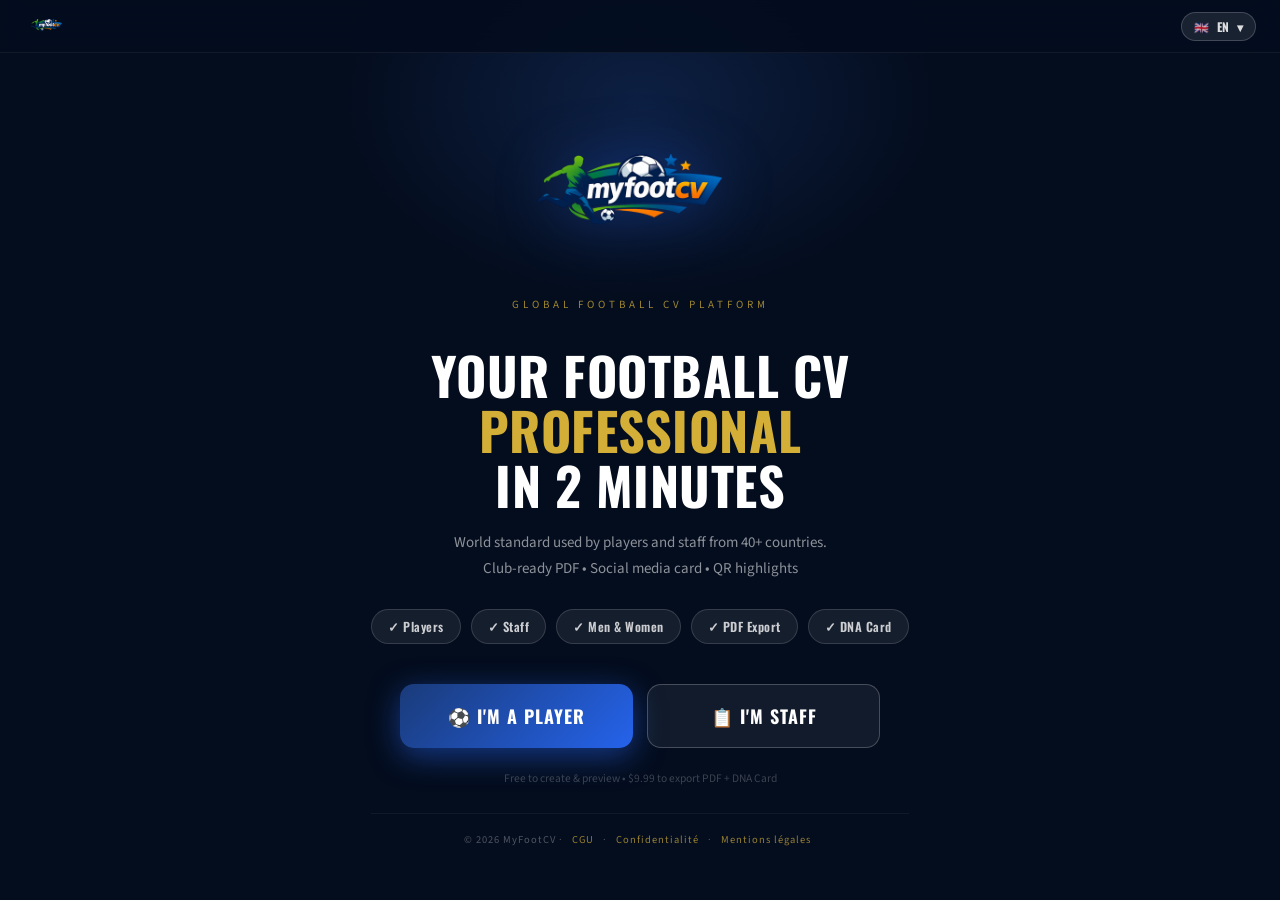
<file: index.html>
<!DOCTYPE html>
<html lang="fr">
<head>
<meta charset="UTF-8"/>
<meta name="viewport" content="width=device-width,initial-scale=1.0"/>
<title>MyFootCV — Global Football CV Platform</title>
<meta name="description" content="Crée ton CV football professionnel en 2 minutes. Joueurs & Staff. PDF + DNA Card + QR vidéo. Standard mondial utilisé par 40+ pays."/>
<meta name="theme-color" content="#1A3B7A"/>
<meta name="apple-mobile-web-app-capable" content="yes"/>
<meta name="apple-mobile-web-app-status-bar-style" content="black-translucent"/>
<meta name="apple-mobile-web-app-title" content="MyFootCV"/>
<meta name="mobile-web-app-capable" content="yes"/>
<meta name="application-name" content="MyFootCV"/>
<link rel="manifest" href="manifest.json"/>
<link rel="icon" type="image/png" sizes="32x32" href="favicon-32.png"/>
<link rel="icon" type="image/png" href="favicon.png"/>
<link rel="apple-touch-icon" sizes="180x180" href="apple-touch-icon.png"/>
<link rel="apple-touch-icon" href="apple-touch-icon.png"/>
<meta property="og:type" content="website"/>
<meta property="og:title" content="MyFootCV — Global Football CV Platform"/>
<meta property="og:description" content="Crée ton CV football professionnel en 2 minutes. Joueurs & Staff. PDF + DNA Card + QR vidéo."/>
<meta property="og:image" content="https://www.myfootcv.com/logo.png"/>
<meta property="og:url" content="https://www.myfootcv.com"/>
<meta name="twitter:card" content="summary_large_image"/>
<link href="https://fonts.googleapis.com/css2?family=Oswald:wght@400;500;600;700&family=Source+Sans+3:ital,wght@0,300;0,400;0,600;0,700;1,400;1,600&display=swap" rel="stylesheet"/>
<script type="module" src="supabase-client.js"></script>
<script defer src="auth-modal.js"></script>
<script defer src="pwa-installer.js"></script>
<style>
*{box-sizing:border-box;margin:0;padding:0}
body{font-family:'Source Sans 3',sans-serif;background:#f0f3f8;color:#0B1B3F;min-height:100vh}
button,input,select,textarea{font-family:inherit;outline:none}
img{display:block}
.scr{display:none}
.scr.on{display:flex;flex-direction:column;min-height:100vh}
#s-landing{background:#040d1e;align-items:center;justify-content:center;position:relative;overflow:hidden}
#s-form{background:#f0f3f8}
#s-profile{background:linear-gradient(160deg,#e4e9f5,#d0d9ed)}
.nav{background:#0B1B3F;padding:10px 20px;display:flex;justify-content:space-between;align-items:center;position:sticky;top:0;z-index:100;border-bottom:2px solid #1A3B7A;flex-shrink:0;gap:10px}
.nav-logo{font-size:15px;font-family:'Oswald',sans-serif;font-weight:700;color:white;letter-spacing:3px;white-space:nowrap}
.nav-badge{background:#059669;color:white;padding:2px 9px;border-radius:9px;font-size:9px;font-weight:700;font-family:'Oswald',sans-serif;text-transform:uppercase;letter-spacing:1px}
.lang-wrap{position:relative}
.lang-btn{background:rgba(255,255,255,0.09);border:1px solid rgba(255,255,255,0.18);border-radius:20px;padding:5px 12px;cursor:pointer;display:flex;align-items:center;gap:7px;color:rgba(255,255,255,0.85);font-size:12px;font-weight:700;font-family:'Oswald',sans-serif;letter-spacing:0.5px;transition:background 0.15s;white-space:nowrap}
.lang-btn:hover{background:rgba(255,255,255,0.15)}
.lang-drop{position:absolute;top:calc(100% + 6px);right:0;background:#0d1f38;border:1px solid rgba(255,255,255,0.12);border-radius:12px;overflow:hidden;min-width:168px;box-shadow:0 16px 48px rgba(0,0,0,0.5);z-index:200;display:none}
.lang-drop.open{display:block}
.lang-item{width:100%;padding:10px 14px;border:none;background:transparent;cursor:pointer;text-align:left;display:flex;align-items:center;gap:10px;transition:background 0.1s}
.lang-item:hover{background:rgba(255,255,255,0.07)}
.lang-item.cur{background:rgba(37,99,235,0.25)}
.lang-name{font-size:13px;font-weight:700;color:white;font-family:'Oswald',sans-serif;text-transform:uppercase;letter-spacing:0.5px}
.lang-code{font-size:10px;color:rgba(255,255,255,0.35);text-transform:uppercase;letter-spacing:1px}
.landing-glow{position:absolute;top:-100px;left:50%;transform:translateX(-50%);width:600px;height:400px;border-radius:50%;background:radial-gradient(ellipse,rgba(26,59,122,0.4) 0%,transparent 70%);pointer-events:none}
.landing-inner{position:relative;z-index:1;text-align:center;max-width:660px;padding:90px 24px 40px}
.landing-logo-ico{width:64px;height:64px;background:linear-gradient(135deg,#1A3B7A,#2563EB);border-radius:16px;display:flex;align-items:center;justify-content:center;font-size:34px;box-shadow:0 0 40px rgba(37,99,235,0.5);border:2px solid rgba(255,255,255,0.15);flex-shrink:0}
.landing-h1{font-size:52px;font-family:'Oswald',sans-serif;font-weight:700;color:white;line-height:1.05;text-transform:uppercase;margin:0 0 18px;letter-spacing:0.5px}
.badge-pill{background:rgba(255,255,255,0.07);border:1px solid rgba(255,255,255,0.14);border-radius:20px;padding:7px 16px;font-size:12.5px;color:rgba(255,255,255,0.78);font-weight:600;font-family:'Oswald',sans-serif;letter-spacing:0.5px}
.btn-player{padding:18px 20px;background:linear-gradient(135deg,#1A3B7A,#2563EB);color:white;border:none;border-radius:14px;font-size:18px;font-weight:700;cursor:pointer;font-family:'Oswald',sans-serif;text-transform:uppercase;letter-spacing:1px;box-shadow:0 8px 30px rgba(37,99,235,0.5);transition:transform 0.15s;width:100%}
.btn-player:hover{transform:translateY(-2px)}
.btn-staff{padding:18px 20px;background:rgba(255,255,255,0.06);color:white;border:1.5px solid rgba(255,255,255,0.22);border-radius:14px;font-size:18px;font-weight:700;cursor:pointer;font-family:'Oswald',sans-serif;text-transform:uppercase;letter-spacing:1px;transition:all 0.15s;width:100%}
.btn-staff:hover{background:rgba(255,255,255,0.1)}
.lang-banner{position:fixed;top:0;left:50%;transform:translateX(-50%);z-index:300;background:#1A3B7A;border:1px solid rgba(37,99,235,0.5);border-radius:0 0 20px 20px;padding:8px 16px 8px 12px;display:flex;align-items:center;gap:10px;box-shadow:0 8px 32px rgba(0,0,0,0.4)}
.lang-banner span.txt{font-size:12px;color:rgba(255,255,255,0.85)}
.lang-banner strong{color:white}
.lang-banner-x{background:none;border:none;color:rgba(255,255,255,0.4);font-size:18px;cursor:pointer;margin-left:4px;padding:0;line-height:1}
.form-wrap{display:grid;grid-template-columns:420px 1fr;flex:1;overflow:hidden;height:calc(100vh - 50px)}
.form-left{border-right:1px solid #dde4ef;overflow-y:auto;background:white;padding:16px 18px 70px}
.form-right{overflow-y:auto;padding:28px;background:linear-gradient(160deg,#e4e9f5,#d0d9ed);display:flex;flex-direction:column;align-items:center;justify-content:center;gap:18px}
.steps{display:flex;gap:0;margin-bottom:14px}
.step-item{flex:1;cursor:pointer}
.step-bar{height:3px;border-radius:2px;margin-bottom:5px;transition:background 0.3s}
.step-bar.done{background:#059669}
.step-bar.active{background:#1A3B7A}
.step-bar.todo{background:#e5e9f5}
.step-lbl{font-size:10px;font-family:'Oswald',sans-serif;font-weight:600;text-transform:uppercase;letter-spacing:1px}
.step-lbl.done{color:#059669}
.step-lbl.active{color:#1A3B7A}
.step-lbl.todo{color:#aab}
.sh{font-size:10.5px;font-family:'Oswald',sans-serif;font-weight:700;color:#0B1B3F;text-transform:uppercase;letter-spacing:2px;border-left:3px solid #1A3B7A;padding-left:9px;margin:18px 0 10px}
.sh.gold{border-color:#D4AF37}
.fld{margin-bottom:10px}
.fld label{display:block;font-size:9.5px;font-weight:700;color:#5a6a7e;text-transform:uppercase;letter-spacing:1.2px;margin-bottom:4px;font-family:'Oswald',sans-serif}
.fld label .req{color:#dc2626;margin-left:2px}
.inp{width:100%;padding:9px 11px;border:1.5px solid #dde4ef;border-radius:8px;font-size:13px;color:#0B1B3F;background:white;transition:border-color 0.2s}
.inp:focus{border-color:#1A3B7A}
.sel{width:100%;padding:9px 11px;border:1.5px solid #dde4ef;border-radius:8px;font-size:13px;color:#0B1B3F;background:white;cursor:pointer;transition:border-color 0.2s}
.sel:focus{border-color:#1A3B7A}
.g2{display:grid;grid-template-columns:1fr 1fr;gap:8px}
.g3{display:grid;grid-template-columns:1fr 1fr 1fr;gap:8px}
.g21{display:grid;grid-template-columns:1fr 74px;gap:8px}
.gender-btn{flex:1;padding:9px 6px;border:2px solid #dde4ef;border-radius:8px;background:white;color:#888;font-size:12px;font-weight:700;cursor:pointer;font-family:'Oswald',sans-serif;text-transform:uppercase;transition:all 0.15s}
.gender-btn.active-M{border-color:#1A3B7A;background:#1A3B7A;color:white}
.gender-btn.active-F{border-color:#be185d;background:#be185d;color:white}
.gender-btn.active-X{border-color:#7C3AED;background:#7C3AED;color:white}
.photo-upload{width:74px;height:84px;border:1.5px dashed #1A3B7A;border-radius:8px;background:#f4f6fb;cursor:pointer;display:flex;flex-direction:column;align-items:center;justify-content:center;overflow:hidden;flex-shrink:0;position:relative}
.photo-upload img{position:absolute;inset:0;width:100%;height:100%;object-fit:cover;object-position:top}
.photo-txt{font-size:7.5px;color:#1A3B7A;font-weight:700;font-family:'Oswald',sans-serif;margin-top:3px;text-align:center;line-height:1.3;text-transform:uppercase}
.nat-btn{width:100%;padding:9px 11px;border:1.5px solid #dde4ef;border-radius:8px;font-size:13px;color:#0B1B3F;background:white;cursor:pointer;text-align:left;display:flex;align-items:center;gap:8px;transition:border-color 0.2s}
.nat-btn:hover,.nat-btn.open{border-color:#1A3B7A}
.nat-drop-box{position:absolute;top:calc(100% + 3px);left:0;right:0;z-index:100;background:white;border:1.5px solid #dde4ef;border-radius:9px;box-shadow:0 12px 40px rgba(0,0,0,0.15);overflow:hidden;display:none}
.nat-drop-box.open{display:block}
.nat-list{max-height:220px;overflow-y:auto}
.nat-opt{width:100%;padding:7px 11px;border:none;border-bottom:1px solid #f8f8f8;background:white;cursor:pointer;text-align:left;display:flex;align-items:center;gap:8px;font-size:12.5px;color:#0B1B3F}
.nat-opt:hover,.nat-opt.sel{background:#eff6ff}
.vid-tabs{display:flex;gap:0;border:1.5px solid rgba(26,59,122,0.2);border-radius:8px;overflow:hidden;background:#f4f6fb;margin-bottom:8px}
.vid-tab{flex:1;padding:7px 8px;border:none;cursor:pointer;background:transparent;color:#888;font-size:11px;font-weight:700;font-family:'Oswald',sans-serif;text-transform:uppercase;letter-spacing:0.5px;transition:all 0.15s}
.vid-tab.active{background:#1A3B7A;color:white}
.vid-ok{margin-top:5px;display:flex;align-items:center;gap:7px;padding:6px 10px;background:#f0fdf4;border-radius:7px;border:1px solid #bbf7d0;font-size:11px;color:#059669;font-weight:600}
.vid-ok a{margin-left:auto;color:#1A3B7A;font-weight:600;text-decoration:none;font-size:11px}
.vid-drop-zone{border:2px dashed rgba(26,59,122,0.35);border-radius:9px;padding:18px 16px;background:#f4f6fb;cursor:pointer;text-align:center;transition:all 0.2s}
.vid-drop-zone:hover{border-color:#1A3B7A}
.vid-file-ok{background:#f0fdf4;border:1.5px solid #bbf7d0;border-radius:9px;padding:10px 13px;display:flex;align-items:center;gap:10px}
.picker-wrap{position:relative}
.picker-q{width:100%;padding:9px 11px 9px 30px;border:1.5px solid #dde4ef;border-radius:8px;font-size:13px;color:#0B1B3F;background:white}
.picker-list-box{border:1.5px solid #dde4ef;border-radius:8px;overflow:hidden;max-height:200px;overflow-y:auto;background:white;box-shadow:0 4px 16px rgba(0,0,0,0.08);margin-top:3px;display:none}
.picker-list-box.open{display:block}
.picker-item{width:100%;padding:8px 12px;border:none;border-bottom:1px solid #f5f5f5;background:white;cursor:pointer;text-align:left;display:flex;align-items:center;gap:9px;transition:background 0.1s}
.picker-item:hover{background:#f8faff}
.picker-item-name{font-size:12px;font-weight:700;color:#0B1B3F;font-family:'Oswald',sans-serif;text-transform:uppercase}
.picker-item-sub{font-size:9.5px;color:#888;margin-top:1px;display:flex;align-items:center;gap:4px}
.picker-sel{border:1.5px solid rgba(26,59,122,0.3);border-radius:9px;padding:9px 12px;background:#f0f6ff;display:flex;align-items:center;gap:9px}
.picker-sel.club{border-color:rgba(5,150,105,0.4);background:#f0fdf4}
.picker-clear{background:none;border:1px solid #fecaca;border-radius:5px;color:#dc2626;font-size:10px;font-weight:700;padding:3px 7px;margin-left:auto;font-family:'Oswald',sans-serif;text-transform:uppercase;cursor:pointer}
.picker-add{width:100%;margin-top:5px;padding:8px;border:1.5px dashed rgba(26,59,122,0.3);border-radius:7px;background:#f8faff;color:#1A3B7A;font-size:11px;font-weight:700;font-family:'Oswald',sans-serif;text-transform:uppercase;letter-spacing:0.5px;cursor:pointer;display:flex;align-items:center;justify-content:center;gap:5px}
.lvl{font-size:9.5px;font-weight:700;padding:1px 6px;border-radius:3px}
.lvl-d1{color:#2563EB;background:rgba(37,99,235,0.1)}
.lvl-d2{color:#059669;background:rgba(5,150,105,0.1)}
.lvl-d3{color:#D97706;background:rgba(217,119,6,0.1)}
.lvl-sp{color:#7C3AED;background:rgba(124,58,237,0.1)}
.lvl-am{color:#6B7280;background:rgba(107,114,128,0.1)}
.lvl-co{color:#D4AF37;background:rgba(212,175,55,0.1)}
.lvl-nt{color:#DC2626;background:rgba(220,38,38,0.1)}
.slider-box{background:#f4f6fb;border-radius:9px;padding:12px 12px 8px;border:1px solid #dde4ef;margin-bottom:10px}
.slider-row{margin-bottom:8px}
.slider-head{display:flex;justify-content:space-between;margin-bottom:3px}
.slider-lbl{font-size:11px;color:#5a6a7e;font-family:'Oswald',sans-serif;font-weight:500;text-transform:uppercase;letter-spacing:0.5px}
.slider-val{font-size:14px;font-weight:800;font-family:'Oswald',sans-serif;color:#1A3B7A}
input[type=range]{width:100%;accent-color:#1A3B7A;height:4px;cursor:pointer}
.career-entry{background:#f4f6fb;border-radius:9px;padding:10px;margin-bottom:8px;border:1.5px solid #e8edf5;position:relative}
.career-entry.cur{background:rgba(26,59,122,0.04);border-color:rgba(26,59,122,0.2)}
.career-logo-up{width:48px;height:48px;border:1.5px dashed #1A3B7A;border-radius:8px;background:white;cursor:pointer;display:flex;flex-direction:column;align-items:center;justify-content:center;overflow:hidden;flex-shrink:0}
.career-logo-up img{width:100%;height:100%;object-fit:contain}
.badge-cur{font-size:9px;background:#1A3B7A;color:white;padding:2px 7px;border-radius:5px;font-weight:700;font-family:'Oswald',sans-serif;text-transform:uppercase}
.entry-rm{position:absolute;top:5px;right:8px;background:none;border:none;color:#aaa;font-size:18px;cursor:pointer;line-height:1;padding:0}
.hon-entry{background:#fefdf0;border-radius:9px;padding:10px 12px;margin-bottom:8px;border:1.5px solid #f0dfa0;position:relative}
.add-btn{width:100%;padding:8px;border-radius:7px;background:none;display:flex;align-items:center;justify-content:center;gap:6px;font-size:12px;font-weight:700;cursor:pointer;transition:all 0.15s;font-family:'Oswald',sans-serif;text-transform:uppercase}
.add-blue{border:1.5px dashed #1A3B7A;color:#1A3B7A}
.add-blue:hover{background:#f0f4fb}
.add-gold{border:1.5px dashed #D4AF37;color:#D4AF37}
.add-gold:hover{background:#fefdf0}
.btn-back{padding:11px;border:1.5px solid #dde4ef;border-radius:9px;background:white;color:#888;font-size:12px;font-weight:700;cursor:pointer;font-family:'Oswald',sans-serif;text-transform:uppercase;width:100%}
.btn-next{padding:11px;background:linear-gradient(135deg,#1A3B7A,#2563EB);color:white;border:none;border-radius:9px;font-size:12.5px;font-weight:700;cursor:pointer;font-family:'Oswald',sans-serif;text-transform:uppercase;letter-spacing:1px;width:100%}
.btn-save{padding:12px;border:none;border-radius:9px;font-size:13px;font-weight:700;cursor:pointer;font-family:'Oswald',sans-serif;text-transform:uppercase;letter-spacing:0.5px;width:100%;transition:all 0.2s}
.btn-save.ok{background:linear-gradient(135deg,#059669,#047857);color:white;box-shadow:0 4px 16px rgba(5,150,105,0.4)}
.btn-save.no{background:#e2e8f0;color:#aaa;cursor:default}
.err-save{margin-top:8px;padding:8px 12px;background:#fef2f2;border-radius:7px;border:1px solid #fecaca;font-size:11.5px;color:#dc2626;display:flex;align-items:center;gap:6px}
.prev-card{background:white;border-radius:12px;padding:22px 26px;border:1px solid #dde4ef;text-align:center;max-width:360px;box-shadow:0 4px 20px rgba(0,0,0,0.07)}
.prev-pill{padding:4px 12px;border-radius:14px;font-size:11px;font-weight:600}
.type-btn{padding:4px 11px;border:none;border-radius:6px;font-size:10.5px;font-weight:700;cursor:pointer;font-family:'Oswald',sans-serif;text-transform:uppercase;transition:all 0.2s}
.type-btn.act{background:#1A3B7A;color:white}
.type-btn.inact{background:rgba(255,255,255,0.08);color:white}
.modal-ov{position:fixed;inset:0;background:rgba(0,0,0,0.75);z-index:500;display:none;align-items:center;justify-content:center;padding:16px}
.modal-ov.open{display:flex}
.modal-box{background:white;border-radius:16px;width:100%;max-width:460px;box-shadow:0 32px 80px rgba(0,0,0,0.4);overflow:hidden;max-height:90vh;overflow-y:auto}
.modal-hd{padding:14px 20px;display:flex;justify-content:space-between;align-items:center}
.modal-hd-blue{background:linear-gradient(135deg,#0B1B3F,#1A3B7A)}
.modal-hd-green{background:linear-gradient(135deg,#059669,#047857)}
.modal-title{font-size:14px;font-family:'Oswald',sans-serif;font-weight:700;color:white;text-transform:uppercase;letter-spacing:1px}
.modal-sub-t{font-size:10.5px;color:rgba(255,255,255,0.5);margin-top:2px}
.modal-close{background:rgba(255,255,255,0.1);border:none;width:28px;height:28px;border-radius:7px;color:white;font-size:17px;cursor:pointer;display:flex;align-items:center;justify-content:center}
.modal-body{padding:18px 20px 20px}
.logo-up-box{border:2px dashed #dc2626;border-radius:10px;background:#fff5f5;cursor:pointer;display:flex;flex-direction:column;align-items:center;justify-content:center;overflow:hidden;transition:all 0.2s}
.logo-up-box.has{border-color:#059669;background:#f0fdf4}
.logo-up-box img{width:100%;height:100%;object-fit:contain}
.modal-ok-banner{background:linear-gradient(135deg,#f0fdf4,#dcfce7);border:1px solid #bbf7d0;border-radius:7px;padding:8px 11px;margin-bottom:12px;display:flex;gap:7px;align-items:center;font-size:10.5px;color:#14532d;line-height:1.5}
.modal-err{text-align:center;margin-top:8px;font-size:11px;color:#dc2626;font-weight:600;display:none}
.profile-body{padding:26px 24px 60px;display:flex;flex-direction:column;align-items:center;gap:20px}
.success-banner{width:100%;max-width:640px;background:linear-gradient(135deg,#f0fdf4,#dcfce7);border-radius:11px;padding:13px 18px;border:1px solid #bbf7d0;display:flex;align-items:center;gap:12px}
.cv-toggle-btn{padding:9px 18px;border-radius:9px;font-size:12px;font-weight:700;font-family:'Oswald',sans-serif;text-transform:uppercase;letter-spacing:0.5px;cursor:pointer;transition:all 0.2s}
.cv-toggle-btn.act{background:#1A3B7A;color:white;border:2px solid #1A3B7A}
.cv-toggle-btn.inact{background:white;color:#888;border:2px solid #dde4ef}
.action-grid{width:100%;max-width:640px;display:grid;grid-template-columns:1fr 1fr 1fr;gap:9px}
.action-btn{padding:12px 8px;border-radius:9px;cursor:pointer;text-align:center;border:none}
.action-btn.prim{background:linear-gradient(135deg,#1A3B7A,#2563EB);box-shadow:0 4px 20px rgba(26,59,122,0.35)}
.action-btn.sec{background:white;border:1.5px solid #dde4ef;box-shadow:0 2px 8px rgba(0,0,0,0.06)}
.action-lbl{font-size:12px;font-weight:700;font-family:'Oswald',sans-serif;text-transform:uppercase;margin-bottom:3px}
.action-btn.prim .action-lbl{color:white}
.action-btn.sec .action-lbl{color:#0B1B3F}
.action-sub{font-size:10px}
.action-btn.prim .action-sub{color:rgba(255,255,255,0.6)}
.action-btn.sec .action-sub{color:#888}
.plans-box{width:100%;max-width:640px;background:white;border-radius:11px;padding:16px 18px;border:1px solid #dde4ef;box-shadow:0 2px 12px rgba(0,0,0,0.06)}
.plan-card{border-radius:9px;padding:12px 8px;text-align:center}
.plan-card.pro{border:2px solid #1A3B7A;background:#eff6ff}
.plan-card.oth{border:2px solid #e2e8f0;background:white}
#cv-out{width:100%;display:flex;justify-content:center;overflow-x:auto}
.cv-wrap{width:620px;flex-shrink:0}
.cv-bg{background:#edf0f5;font-family:'Source Sans 3',sans-serif;box-shadow:0 20px 80px rgba(0,0,0,0.22);overflow:hidden;border:1px solid #c8d0de}
.cv-hd{background:white;padding:22px 26px 18px;position:relative;border-bottom:3px solid #dde4ef}
.cv-topbar{position:absolute;top:0;left:0;right:0;height:5px;background:linear-gradient(90deg,#1A3B7A,#2563EB)}
.cv-name{font-size:40px;font-family:'Oswald',sans-serif;font-weight:700;color:#0B1B3F;line-height:1;text-transform:uppercase;letter-spacing:1px}
.cv-role-lbl{font-size:16px;font-family:'Oswald',sans-serif;font-weight:600;text-transform:uppercase;letter-spacing:2.5px;margin-top:5px}
.cv-hr{border:none;border-top:1.5px solid #e5e9f0;margin:12px 0 10px}
.cv-info{display:flex;align-items:center;gap:12px;font-size:13.5px;flex-wrap:wrap}
.cv-sep{color:#ccc}
.cv-body{display:grid;grid-template-columns:200px 160px 1fr;min-height:380px}
.cv-col{border-right:1.5px solid #d8dfe8;padding:18px}
.cv-col:last-child{border-right:none}
.cv-col-title{font-size:13px;font-family:'Oswald',sans-serif;font-weight:700;color:#1A3B7A;text-transform:uppercase;letter-spacing:2px;border-bottom:2px solid #1A3B7A;padding-bottom:6px;margin-bottom:14px}
.stat-row{margin-bottom:9px}
.stat-hd{display:flex;align-items:center;gap:8px;margin-bottom:4px}
.stat-ic{font-size:15px;line-height:1;flex-shrink:0}
.stat-lbl{flex:1;font-size:13px;font-weight:600;color:#1a2740}
.stat-num{font-size:17px;font-weight:900;font-family:'Oswald',sans-serif;color:#0B1B3F;min-width:26px;text-align:right}
.stat-bar-bg{height:7px;background:#dde6ef;border-radius:4px;overflow:hidden}
.stat-bar-fill{height:100%;border-radius:4px}
.cv-pitch-col{display:flex;flex-direction:column;align-items:center;gap:8px;padding:18px 10px}
.career-club-logo{width:36px;height:36px;border-radius:5px;border:1.5px solid #dde4ef;overflow:hidden;background:#f0f3f8;display:flex;align-items:center;justify-content:center;flex-shrink:0}
.career-club-logo img{width:100%;height:100%;object-fit:contain}
.now-badge{font-size:9px;background:#1A3B7A;color:white;padding:2px 6px;border-radius:5px;font-weight:700;font-family:'Oswald',sans-serif;text-transform:uppercase}
.hon-section{background:#f5f7fb;border-top:1.5px solid #d8dfe8;padding:14px 22px 16px}
.hon-grid{display:grid;grid-template-columns:1fr 1fr;gap:0 28px}
.hon-row{display:flex;align-items:flex-start;gap:8px;margin-bottom:8px}
.cv-foot{background:#0B1B3F;padding:8px 22px;display:flex;justify-content:space-between;align-items:center}
.paywall-box{background:white;border-radius:16px;padding:28px;max-width:380px;width:100%;box-shadow:0 24px 80px rgba(0,0,0,0.4)}
@keyframes slideDown{from{opacity:0;transform:translateX(-50%) translateY(-12px)}to{opacity:1;transform:translateX(-50%) translateY(0)}}
@media(max-width:768px){
  .form-wrap{grid-template-columns:1fr;height:auto}
  .form-right{display:none}
  .cv-body{grid-template-columns:1fr}
  .landing-h1{font-size:36px}
}
</style>
</head>
<body>
<div id="lang-banner" class="lang-banner" style="display:none;animation:slideDown 0.4s ease">
  <span id="b-flag" style="font-size:16px">🇫🇷</span>
  <span class="txt"><span id="b-lbl">Langue détectée :</span> <strong id="b-lang">Français</strong></span>
  <button class="lang-banner-x" onclick="dismissBanner()">×</button>
</div>

<div class="scr on" id="s-landing">
  <div style="position:fixed;top:0;left:0;right:0;z-index:50;background:rgba(4,13,30,0.9);backdrop-filter:blur(12px);border-bottom:1px solid rgba(255,255,255,0.06);padding:10px 24px;display:flex;justify-content:space-between;align-items:center">
    <div class="nav-logo"><img src="logo.png" alt="MyFootCV" style="height:32px;width:auto;vertical-align:middle"/></div>
    <div class="lang-wrap"><button class="lang-btn" id="lb-landing" onclick="toggleDrop('ld-landing',this)"><span id="lf-landing">🇫🇷</span><span id="lc-landing">FR</span>▾</button><div class="lang-drop" id="ld-landing"></div></div>
  </div>
  <div class="landing-glow"></div>
  <div class="landing-inner">
    <div style="display:flex;flex-direction:column;align-items:center;justify-content:center;margin-bottom:36px">
      <img src="logo.png" alt="MyFootCV Logo" style="width:280px;max-width:80vw;height:auto;filter:drop-shadow(0 0 30px rgba(37,99,235,0.4))"/>
      <div style="font-size:11px;color:rgba(212,175,55,0.75);letter-spacing:4px;text-transform:uppercase;margin-top:8px">GLOBAL FOOTBALL CV PLATFORM</div>
    </div>
    <h1 class="landing-h1" id="l-h1">TON CV FOOTBALL<br/><span style="color:#D4AF37" id="l-h2">PROFESSIONNEL</span><br/><span id="l-h3">EN 2 MINUTES</span></h1>
    <p style="font-size:15px;color:rgba(255,255,255,0.55);line-height:1.7;margin:0 0 28px" id="l-sub">Standard mondial utilisé par les joueurs et staff de 40+ pays.<br/>PDF club-ready • Card réseaux sociaux • QR highlights</p>
    <div style="display:flex;flex-wrap:wrap;gap:10px;justify-content:center;margin-bottom:40px" id="l-badges"></div>
    <div style="display:grid;grid-template-columns:1fr 1fr;gap:14px;max-width:480px;margin:0 auto">
      <button class="btn-player" id="l-btnP" onclick="goForm('player')">⚽ JE SUIS JOUEUR</button>
      <button class="btn-staff" id="l-btnS" onclick="goForm('staff')">📋 JE SUIS STAFF</button>
    </div>
    <div style="margin-top:22px;font-size:11.5px;color:rgba(255,255,255,0.22)" id="l-price">Gratuit pour créer &amp; prévisualiser • $9.99 pour exporter PDF + DNA Card</div>
    <div style="margin-top:26px;padding-top:18px;border-top:1px solid rgba(255,255,255,0.05);font-size:10.5px;color:rgba(255,255,255,0.3);text-align:center;letter-spacing:1px">
      © 2026 MyFootCV ·
      <a href="terms.html" style="color:rgba(212,175,55,0.7);text-decoration:none;margin:0 6px">CGU</a> ·
      <a href="privacy.html" style="color:rgba(212,175,55,0.7);text-decoration:none;margin:0 6px">Confidentialité</a> ·
      <a href="legal.html" style="color:rgba(212,175,55,0.7);text-decoration:none;margin:0 6px">Mentions légales</a>
    </div>
  </div>
</div>

<div class="scr" id="s-form">
  <div class="nav">
    <button style="background:none;border:none;color:rgba(255,255,255,0.45);font-size:12.5px;font-weight:600;cursor:pointer" id="nav-home" onclick="goLanding()">← Accueil</button>
    <div style="display:flex;align-items:center;gap:10px">
      <div class="nav-logo"><img src="logo.png" alt="MyFootCV" style="height:32px;width:auto;vertical-align:middle"/></div>
      <div style="display:flex;gap:6px">
        <button class="type-btn act" id="tb-player" onclick="setType('player')">⚽ Joueur</button>
        <button class="type-btn inact" id="tb-staff" onclick="setType('staff')">📋 Staff</button>
      </div>
    </div>
    <div class="lang-wrap"><button class="lang-btn" id="lb-form" onclick="toggleDrop('ld-form',this)"><span id="lf-form">🇫🇷</span><span id="lc-form">FR</span>▾</button><div class="lang-drop" id="ld-form"></div></div>
  </div>
  <div class="form-wrap">
    <div class="form-left" id="form-panel">
      <div class="steps" id="step-ind"></div>
      <div id="step-content"></div>
    </div>
    <div class="form-right">
      <div style="font-size:11px;font-family:'Oswald',sans-serif;font-weight:600;color:#8a9ab5;text-transform:uppercase;letter-spacing:2px;text-align:center" id="prev-lbl">Aperçu CV</div>
      <div class="prev-card">
        <div style="font-size:42px;margin-bottom:14px">📋</div>
        <div style="font-size:15px;font-family:'Oswald',sans-serif;font-weight:700;color:#0B1B3F;text-transform:uppercase;letter-spacing:1px;margin-bottom:8px" id="prev-title">Remplissez le formulaire</div>
        <div style="font-size:12px;color:#8a9ab5;line-height:1.7;margin-bottom:16px" id="prev-sub">Votre CV apparaîtra après avoir cliqué sur<br/><strong style="color:#059669">✓ Enregistrer</strong></div>
        <div style="display:flex;gap:8px;justify-content:center;flex-wrap:wrap">
          <div class="prev-pill" style="background:#f0f3f8;color:#6b7a94" id="pill-lg">100+ championnats</div>
          <div class="prev-pill" style="background:#f0fdf4;color:#059669" id="pill-cl">0 clubs</div>
        </div>
      </div>
    </div>
  </div>
</div>

<div class="scr" id="s-profile">
  <div class="nav">
    <div style="display:flex;align-items:center;gap:10px">
      <div class="nav-logo"><img src="logo.png" alt="MyFootCV" style="height:32px;width:auto;vertical-align:middle"/></div>
      <div class="nav-badge" id="p-saved">✓ CV ENREGISTRÉ</div>
    </div>
    <div style="display:flex;gap:7px;align-items:center">
      <button onclick="goEdit()" style="padding:5px 11px;border:1px solid rgba(255,255,255,0.2);border-radius:6px;background:rgba(255,255,255,0.07);color:white;font-size:10.5px;font-weight:700;cursor:pointer;font-family:'Oswald',sans-serif;text-transform:uppercase" id="p-edit-btn">✏️ Modifier</button>
      <button onclick="openPaywall()" style="padding:5px 13px;background:linear-gradient(135deg,#1A3B7A,#D4AF37);border:none;border-radius:6px;color:white;font-size:10.5px;font-weight:700;cursor:pointer;font-family:'Oswald',sans-serif;text-transform:uppercase;letter-spacing:0.5px" id="p-export-btn">↓ Export PDF — $9.99</button>
      <button onclick="goNew()" style="padding:5px 11px;border:1px solid rgba(255,255,255,0.2);border-radius:6px;background:rgba(255,255,255,0.05);color:rgba(255,255,255,0.65);font-size:10.5px;font-weight:700;cursor:pointer;font-family:'Oswald',sans-serif;text-transform:uppercase" id="p-new-btn">+ Nouveau</button>
      <div class="lang-wrap"><button class="lang-btn" id="lb-prof" onclick="toggleDrop('ld-prof',this)"><span id="lf-prof">🇫🇷</span><span id="lc-prof">FR</span>▾</button><div class="lang-drop" id="ld-prof"></div></div>
    </div>
  </div>
  <div class="profile-body">
    <div class="success-banner">
      <div style="width:38px;height:38px;background:#059669;border-radius:8px;display:flex;align-items:center;justify-content:center;font-size:18px;flex-shrink:0">✓</div>
      <div style="flex:1">
        <div style="font-size:13px;font-family:'Oswald',sans-serif;font-weight:700;color:#14532d;text-transform:uppercase;letter-spacing:0.5px" id="p-ok-title">CV enregistré avec succès !</div>
        <div style="font-size:11px;color:#166534;margin-top:1px" id="p-ok-sub">Exportez en PDF + DNA Card pour partager avec des clubs et agents</div>
      </div>
      <button onclick="openPaywall()" style="flex-shrink:0;padding:7px 13px;background:#059669;color:white;border:none;border-radius:7px;font-size:11px;font-weight:700;cursor:pointer;font-family:'Oswald',sans-serif;text-transform:uppercase" id="p-exp-sm">Exporter →</button>
    </div>
    <div style="display:flex;gap:8px" id="cv-toggle">
      <button class="cv-toggle-btn act" onclick="setActiveCV('pdf')" id="tgl-pdf">📄 CV PDF Club</button>
      <button class="cv-toggle-btn inact" onclick="setActiveCV('dna')" id="tgl-dna">🎮 DNA Card</button>
    </div>
    <div id="cv-out"></div>
    <div class="action-grid">
      <button class="action-btn prim" onclick="openPaywall()">
        <div class="action-lbl">📄 Exporter PDF</div>
        <div class="action-sub">PDF + QR • $9.99</div>
      </button>
      <button class="action-btn sec" onclick="goEdit()">
        <div class="action-lbl">✏️ Modifier CV</div>
        <div class="action-sub">Retoucher les infos</div>
      </button>
      <button class="action-btn sec" onclick="goNew()">
        <div class="action-lbl">⚽ Nouveau CV</div>
        <div class="action-sub">Joueur ou Staff</div>
      </button>
    </div>

    <!-- 🤝 Programme de parrainage -->
    <div id="referral-section" style="width:100%;max-width:640px;background:linear-gradient(135deg,#eff6ff,#dbeafe);border:1.5px solid #93c5fd;border-radius:12px;padding:16px 18px;box-shadow:0 4px 14px rgba(26,59,122,0.08)">
      <div style="display:flex;align-items:center;gap:10px;margin-bottom:10px">
        <div style="width:38px;height:38px;background:linear-gradient(135deg,#1A3B7A,#2563EB);border-radius:9px;display:flex;align-items:center;justify-content:center;font-size:20px;flex-shrink:0">🤝</div>
        <div style="flex:1">
          <div style="font-size:13px;font-family:'Oswald',sans-serif;font-weight:700;color:#0B1B3F;text-transform:uppercase;letter-spacing:0.8px">Programme de Parrainage</div>
          <div style="font-size:11px;color:#1e3a8a;margin-top:1px">Gagnez <strong>15% de commission</strong> sur chaque achat avec votre code</div>
        </div>
      </div>

      <div style="display:grid;grid-template-columns:1.4fr 1fr;gap:10px;margin-bottom:10px">
        <!-- Code de parrainage -->
        <div style="background:white;border:2px dashed #1A3B7A;border-radius:9px;padding:11px 13px;text-align:center;position:relative">
          <div style="font-size:9px;font-family:'Oswald',sans-serif;font-weight:700;color:#888;text-transform:uppercase;letter-spacing:1.2px;margin-bottom:5px">Votre code unique</div>
          <div id="ref-code-display" style="font-family:monospace;font-size:18px;font-weight:900;color:#1A3B7A;letter-spacing:2px">—</div>
          <button onclick="copyRefCode()" style="margin-top:6px;padding:5px 11px;background:#1A3B7A;color:white;border:none;border-radius:6px;font-size:10px;font-weight:700;font-family:'Oswald',sans-serif;text-transform:uppercase;letter-spacing:0.5px;cursor:pointer">📋 Copier</button>
        </div>
        <!-- Stats -->
        <div style="background:white;border:1px solid #93c5fd;border-radius:9px;padding:11px;display:flex;flex-direction:column;justify-content:center;gap:5px">
          <div style="display:flex;align-items:baseline;gap:5px">
            <span id="ref-total-sales" style="font-size:20px;font-family:'Oswald',sans-serif;font-weight:900;color:#0B1B3F">0</span>
            <span style="font-size:10px;color:#888;text-transform:uppercase;font-weight:600;letter-spacing:0.5px">ventes</span>
          </div>
          <div style="display:flex;align-items:baseline;gap:5px">
            <span id="ref-total-earned" style="font-size:20px;font-family:'Oswald',sans-serif;font-weight:900;color:#059669">$0.00</span>
            <span style="font-size:10px;color:#888;text-transform:uppercase;font-weight:600;letter-spacing:0.5px">gagnés</span>
          </div>
        </div>
      </div>

      <div style="font-size:10.5px;color:#1e40af;line-height:1.5;background:rgba(255,255,255,0.5);border-radius:6px;padding:7px 10px">
        💡 <strong>Comment ça marche :</strong> Partagez votre code avec vos amis joueurs / staff. Quand ils créent leur CV et achètent (Pro $9.99 ou édition $2.99), <strong>vous touchez 15% automatiquement</strong>.
      </div>
    </div>
  </div>
</div>

<div class="modal-ov" id="m-league" onclick="closeMod('m-league',event)">
  <div class="modal-box" onclick="event.stopPropagation()">
    <div class="modal-hd modal-hd-blue">
      <div>
        <div class="modal-title">➕ Ajouter un championnat</div>
        <div class="modal-sub-t">Logo + Nom + Pays + Niveau</div>
      </div>
      <button class="modal-close" onclick="closeMod('m-league')">×</button>
    </div>
    <div class="modal-body">
      <div style="margin-bottom:14px">
        <label style="display:block;font-size:9px;font-weight:700;color:#dc2626;text-transform:uppercase;letter-spacing:1px;margin-bottom:6px;font-family:'Oswald',sans-serif">Logo *</label>
        <div onclick="document.getElementById('ml-f').click()" class="logo-up-box" id="ml-box" style="width:110px;height:110px;cursor:pointer">
          <span style="font-size:38px">🏆</span>
          <span style="font-size:8px;color:#dc2626;font-weight:700;font-family:'Oswald',sans-serif;margin-top:6px;text-align:center;line-height:1.4;text-transform:uppercase">Uploader logo</span>
        </div>
        <input type="file" id="ml-f" accept="image/*" style="display:none" onchange="handleLogo('ml',event)">
        <div id="ml-ok" style="display:none;background:#f0fdf4;border:1px solid #bbf7d0;border-radius:8px;padding:8px 12px;font-size:12px;color:#059669;font-weight:600;margin-top:6px">✅ Logo uploadé</div>
      </div>
      <div class="fld"><label>Nom <span class="req">*</span></label><input class="inp" id="ml-name" placeholder="Ex: National 2, Régional 1, Premier League..." oninput="updateMLSubmit()"></div>
      <div class="g2">
        <div class="fld"><label>Pays <span class="req">*</span></label><select class="sel" id="ml-country" onchange="updateMLSubmit()"></select></div>
        <div class="fld"><label>Niveau</label><select class="sel" id="ml-level"><option>Pro D1</option><option>Pro D2</option><option>Pro D3</option><option>Semi-Pro</option><option>Amateur</option><option>Continental</option><option>National Team</option></select></div>
      </div>
      <div class="fld"><label>Continent</label>
        <select class="sel" id="ml-cont">
          <option value="Autre">🌍 Non précisé</option>
          <option value="Europe">🌍 Europe</option>
          <option value="Afrique">🌍 Afrique</option>
          <option value="Amériques">🌎 Amériques</option>
          <option value="Asie">🌏 Asie</option>
          <option value="International">🏆 International</option>
        </select>
      </div>
      <div class="g2" style="margin-top:12px">
        <button class="btn-back" onclick="closeMod('m-league')">Annuler</button>
        <button id="ml-sub" onclick="submitLeague()" style="padding:11px;border:none;border-radius:8px;background:#e2e8f0;color:#aaa;font-size:13px;font-weight:700;font-family:'Oswald',sans-serif;text-transform:uppercase;cursor:pointer">🌍 Ajouter</button>
      </div>
      <div id="ml-err" class="modal-err">⚠️ Logo + Nom + Pays obligatoires</div>
    </div>
  </div>
</div>

<div class="modal-ov" id="m-club" onclick="closeMod('m-club',event)">
  <div class="modal-box" onclick="event.stopPropagation()">
    <div class="modal-hd modal-hd-green"><div><div class="modal-title">⚽ Ajouter un club</div><div class="modal-sub-t">Logo + Nom + Pays</div></div><button class="modal-close" onclick="closeMod('m-club')">×</button></div>
    <div class="modal-body">
      <div style="display:grid;grid-template-columns:100px 1fr;gap:14px;margin-bottom:12px">
        <div>
          <label style="display:block;font-size:9px;font-weight:700;color:#dc2626;text-transform:uppercase;letter-spacing:1px;margin-bottom:4px;font-family:'Oswald',sans-serif">Logo *</label>
          <div onclick="document.getElementById('mc-f').click()" class="logo-up-box" id="mc-box" style="width:100px;height:100px"><span style="font-size:34px">⚽</span><span style="font-size:8px;color:#1A3B7A;font-weight:700;font-family:'Oswald',sans-serif;margin-top:5px;text-align:center;line-height:1.3;text-transform:uppercase">Upload<br>Logo *</span></div>
          <input type="file" id="mc-f" accept="image/*" style="display:none" onchange="handleLogo('mc',event)">
          <div id="mc-ok" style="display:none;margin-top:4px;font-size:9px;color:#059669;font-weight:600;text-align:center">✅ OK</div>
        </div>
        <div>
          <div class="fld" style="margin-bottom:7px"><label>Nom <span class="req">*</span></label><input class="inp" id="mc-name" placeholder="Ex: PSG, Olympique de Marseille..." oninput="updateMCSubmit()"></div>
          <div class="fld" style="margin:0"><label>Pays <span class="req">*</span></label><select class="sel" id="mc-country" onchange="updateMCSubmit()"></select></div>
        </div>
      </div>
      <div class="g2">
        <div class="fld"><label>Ville</label><input class="inp" id="mc-city" placeholder="Ex: Paris, Lyon, Madrid..."></div>
        <div class="fld"><label>Fondé</label><input class="inp" id="mc-year" type="number" placeholder="1970"></div>
      </div>
      <div class="g2" style="margin-top:10px">
        <button class="btn-back" onclick="closeMod('m-club')">Annuler</button>
        <button id="mc-sub" onclick="submitClub()" style="padding:10px;border:none;border-radius:8px;background:#e2e8f0;color:#aaa;font-size:12.5px;font-weight:700;font-family:'Oswald',sans-serif;text-transform:uppercase;cursor:pointer">🌍 Ajouter</button>
      </div>
      <div id="mc-err" class="modal-err">⚠️ Logo + Nom + Pays obligatoires</div>
    </div>
  </div>
</div>

<!-- Modal Admin — Gestion codes promo + parrainages -->
<div class="modal-ov" id="m-admin" onclick="closeMod('m-admin',event)">
  <div class="modal-box" style="max-width:580px" onclick="event.stopPropagation()">
    <div class="modal-hd modal-hd-blue">
      <div>
        <div class="modal-title">🔐 ADMIN — Codes Promo &amp; Parrainages</div>
        <div class="modal-sub-t">Créer / gérer les codes promo • Suivre les parrainages</div>
      </div>
      <button class="modal-close" onclick="closeMod('m-admin')">×</button>
    </div>
    <div class="modal-body" style="padding:16px 18px">
      <!-- Onglets -->
      <div style="display:flex;gap:0;border-bottom:2px solid #e2e8f0;margin-bottom:14px">
        <button id="admin-tab-promo" onclick="switchAdminTab('promo')" style="flex:1;padding:9px;background:none;border:none;border-bottom:3px solid #1A3B7A;color:#1A3B7A;font-size:11px;font-weight:700;font-family:'Oswald',sans-serif;text-transform:uppercase;letter-spacing:0.5px;cursor:pointer">🎟️ Codes Promo</button>
        <button id="admin-tab-ref" onclick="switchAdminTab('ref')" style="flex:1;padding:9px;background:none;border:none;border-bottom:3px solid transparent;color:#888;font-size:11px;font-weight:700;font-family:'Oswald',sans-serif;text-transform:uppercase;letter-spacing:0.5px;cursor:pointer">🤝 Parrainages</button>
        <button id="admin-tab-audit" onclick="switchAdminTab('audit')" style="flex:1;padding:9px;background:none;border:none;border-bottom:3px solid transparent;color:#888;font-size:11px;font-weight:700;font-family:'Oswald',sans-serif;text-transform:uppercase;letter-spacing:0.5px;cursor:pointer">🛡️ Audit Log</button>
      </div>

      <!-- TAB PROMO -->
      <div id="admin-promo-panel">
        <div style="font-size:11px;font-family:'Oswald',sans-serif;font-weight:700;color:#0B1B3F;text-transform:uppercase;letter-spacing:1.5px;margin-bottom:8px">Créer un nouveau code promo</div>
        <div style="background:#f4f6fb;border:1px solid #dde4ef;border-radius:9px;padding:12px;margin-bottom:14px">
          <div class="g3" style="grid-template-columns:1.3fr 1fr 1fr;gap:8px;margin-bottom:8px">
            <div class="fld" style="margin:0">
              <label style="font-size:9px">Code (sera converti en majuscules)</label>
              <input class="inp" id="pc-code" placeholder="Ex: FOOT2024" style="font-family:monospace;font-weight:700;letter-spacing:1px" oninput="this.value=this.value.toUpperCase()">
            </div>
            <div class="fld" style="margin:0">
              <label style="font-size:9px">Réduction % (15-100)</label>
              <input class="inp" id="pc-discount" type="number" min="15" max="100" placeholder="50">
            </div>
            <div class="fld" style="margin:0">
              <label style="font-size:9px">Max utilisations</label>
              <input class="inp" id="pc-maxuses" type="number" min="1" placeholder="∞ illimité">
            </div>
          </div>
          <div class="fld" style="margin:0 0 8px 0">
            <label style="font-size:9px">Type de code (s'applique sur quel paywall ?)</label>
            <select class="sel" id="pc-type">
              <option value="all">🌐 Tous les achats (Pro $9.99 + Edit $2.99)</option>
              <option value="export">📄 Export PDF seulement ($9.99)</option>
              <option value="edit">✏️ Modification CV seulement ($2.99)</option>
            </select>
          </div>
          <button onclick="createPromoCode()" style="width:100%;padding:10px;background:linear-gradient(135deg,#1A3B7A,#2563EB);color:white;border:none;border-radius:8px;font-size:12px;font-weight:700;font-family:'Oswald',sans-serif;text-transform:uppercase;letter-spacing:0.5px;cursor:pointer">➕ Créer le code promo</button>
          <div id="pc-error" style="display:none;margin-top:7px;padding:6px 10px;background:#fef2f2;border-radius:6px;border:1px solid #fecaca;font-size:11px;color:#dc2626;font-weight:600"></div>
        </div>

        <div style="font-size:11px;font-family:'Oswald',sans-serif;font-weight:700;color:#0B1B3F;text-transform:uppercase;letter-spacing:1.5px;margin-bottom:8px;display:flex;align-items:center;justify-content:space-between">
          <span>Codes existants</span>
          <span id="pc-count" style="font-size:10px;color:#888;font-weight:400;text-transform:none;letter-spacing:0"></span>
        </div>
        <div id="pc-list" style="max-height:200px;overflow-y:auto"></div>
      </div>

      <!-- TAB PARRAINAGES -->
      <div id="admin-ref-panel" style="display:none">
        <div style="background:linear-gradient(135deg,#eff6ff,#dbeafe);border:1px solid #bfdbfe;border-radius:9px;padding:12px;margin-bottom:14px">
          <div style="font-size:11px;font-family:'Oswald',sans-serif;font-weight:700;color:#1A3B7A;text-transform:uppercase;letter-spacing:1.5px;margin-bottom:5px">💰 Programme de parrainage</div>
          <div style="font-size:12px;color:#1e3a8a;line-height:1.6">
            Chaque utilisateur reçoit un <strong>code de parrainage unique</strong> après création de son CV.<br>
            Quand quelqu'un utilise ce code lors d'un achat, le parrain reçoit <strong>15% de commission</strong>.
          </div>
        </div>
        <div style="font-size:11px;font-family:'Oswald',sans-serif;font-weight:700;color:#0B1B3F;text-transform:uppercase;letter-spacing:1.5px;margin-bottom:8px">Liste des parrains actifs</div>
        <div id="ref-list" style="max-height:240px;overflow-y:auto"></div>
      </div>

      <!-- TAB AUDIT LOG -->
      <div id="admin-audit-panel" style="display:none">
        <div style="background:linear-gradient(135deg,#fef3c7,#fde68a);border:1px solid #f59e0b;border-radius:9px;padding:12px;margin-bottom:14px">
          <div style="font-size:11px;font-family:'Oswald',sans-serif;font-weight:700;color:#92400e;text-transform:uppercase;letter-spacing:1.5px;margin-bottom:5px">🛡️ Journal de Sécurité</div>
          <div style="font-size:11.5px;color:#78350f;line-height:1.6">
            Traces de toutes les actions sensibles (tentatives de codes, tampering détecté, paiements, parrainages, login admin...). Conservées les <strong>500 dernières entrées</strong>.
          </div>
        </div>
        <div style="display:flex;justify-content:space-between;align-items:center;margin-bottom:8px">
          <div style="font-size:11px;font-family:'Oswald',sans-serif;font-weight:700;color:#0B1B3F;text-transform:uppercase;letter-spacing:1.5px">
            <span id="audit-count">0</span> événements
          </div>
          <button onclick="clearAuditLog()" style="background:#fef2f2;border:1px solid #fecaca;color:#dc2626;font-size:10px;font-weight:700;font-family:'Oswald',sans-serif;text-transform:uppercase;letter-spacing:0.5px;padding:5px 11px;border-radius:6px;cursor:pointer">🗑️ Vider</button>
        </div>
        <div id="audit-list" style="max-height:280px;overflow-y:auto;font-family:monospace;font-size:10.5px;line-height:1.6"></div>
      </div>
    </div>
  </div>
</div>

<!-- Modal Edit Paywall ($1) — anti-fraude -->
<div class="modal-ov" id="m-edit-paywall" onclick="closeMod('m-edit-paywall',event)">
  <div class="paywall-box" onclick="event.stopPropagation()" style="max-width:420px">
    <div style="font-size:42px;margin-bottom:8px;text-align:center">✏️</div>
    <div style="font-size:22px;font-family:'Oswald',sans-serif;font-weight:700;color:#0B1B3F;text-transform:uppercase;text-align:center;margin-bottom:4px">Modifier votre CV</div>
    <div style="text-align:center;margin-bottom:12px">
      <span id="paywall-base-price-edit" style="display:none;text-decoration:line-through;color:#999;font-size:16px;font-family:'Oswald',sans-serif;margin-right:8px">$2.99</span>
      <span id="paywall-final-price-edit" style="font-size:28px;font-family:'Oswald',sans-serif;font-weight:900;color:#1A3B7A">$2.99</span>
    </div>

    <!-- Champs verrouillés -->
    <div style="background:#fef3c7;border:1.5px solid #f59e0b;border-radius:9px;padding:12px;margin-bottom:12px">
      <div style="font-size:11px;font-family:'Oswald',sans-serif;font-weight:700;color:#92400e;text-transform:uppercase;letter-spacing:0.5px;margin-bottom:7px;display:flex;align-items:center;gap:7px">
        <span style="font-size:16px">🔒</span> Champs verrouillés — Anti-fraude
      </div>
      <div style="display:flex;flex-direction:column;gap:4px">
        <div style="font-size:12px;color:#92400e;display:flex;align-items:center;gap:6px"><span style="font-size:12px">🚫</span><strong>Nom complet</strong></div>
        <div style="font-size:12px;color:#92400e;display:flex;align-items:center;gap:6px"><span style="font-size:12px">🚫</span><strong>Date de naissance / Âge</strong></div>
        <div style="font-size:12px;color:#92400e;display:flex;align-items:center;gap:6px"><span style="font-size:12px">🚫</span><strong>Nationalité</strong></div>
      </div>
    </div>

    <!-- Champs modifiables -->
    <div style="background:#f0fdf4;border:1.5px solid #86efac;border-radius:9px;padding:12px;margin-bottom:14px">
      <div style="font-size:11px;font-family:'Oswald',sans-serif;font-weight:700;color:#14532d;text-transform:uppercase;letter-spacing:0.5px;margin-bottom:7px;display:flex;align-items:center;gap:7px">
        <span style="font-size:16px">✅</span> Modifiable librement
      </div>
      <div style="font-size:11.5px;color:#166534;line-height:1.6">
        Photo · Physique · Contact · Langues · Club · Championnat · Vidéos · Attributs · Carrière · Palmarès · Profil · Références · Formation
      </div>
    </div>

    <div style="font-size:11px;color:#666;text-align:center;line-height:1.6;margin-bottom:10px;font-style:italic">
      💡 Cette mesure garantit l'authenticité du profil aux yeux des clubs et scouts. Votre identité ne peut pas être falsifiée après création.
    </div>

    <!-- Slot pour le champ code promo -->
    <div id="paywall-promo-slot-edit"></div>

    <button onclick="confirmPaywallPayment('edit')" style="width:100%;padding:13px;background:linear-gradient(135deg,#1A3B7A,#2563EB);color:white;border:none;border-radius:10px;font-size:14px;font-weight:700;font-family:'Oswald',sans-serif;text-transform:uppercase;letter-spacing:1px;margin-bottom:8px;cursor:pointer;box-shadow:0 4px 16px rgba(26,59,122,0.3)">💳 Payer &amp; Modifier</button>
    <button onclick="closeMod('m-edit-paywall')" style="width:100%;padding:10px;background:none;border:1.5px solid #e2e8f0;border-radius:10px;font-size:12.5px;cursor:pointer;color:#888">Annuler</button>
  </div>
</div>

<div class="modal-ov" id="m-paywall" onclick="closeMod('m-paywall',event)">
  <div class="paywall-box" onclick="event.stopPropagation()" style="max-width:440px">
    <div style="font-size:36px;margin-bottom:8px;text-align:center">🔒</div>
    <div style="font-size:20px;font-family:'Oswald',sans-serif;font-weight:700;color:#0B1B3F;text-transform:uppercase;text-align:center;margin-bottom:5px">Exporter votre CV</div>
    <div style="font-size:12px;color:#888;text-align:center;margin-bottom:14px;line-height:1.6">PDF professionnel · DNA Card · QR code highlights</div>

    <!-- Affichage du prix avec promo -->
    <div style="text-align:center;margin-bottom:6px">
      <span id="paywall-base-price-export" style="display:none;text-decoration:line-through;color:#999;font-size:18px;font-family:'Oswald',sans-serif;margin-right:8px">$9.99</span>
      <span id="paywall-final-price-export" style="font-size:36px;font-family:'Oswald',sans-serif;font-weight:900;color:#1A3B7A">$9.99</span>
    </div>

    <!-- Code promo input -->
    <div id="paywall-promo-slot-export"></div>

    <button onclick="confirmPaywallPayment('export')" style="width:100%;padding:13px;background:linear-gradient(135deg,#1A3B7A,#0B1B3F);color:white;border:none;border-radius:10px;font-size:14px;font-weight:700;font-family:'Oswald',sans-serif;text-transform:uppercase;letter-spacing:1px;margin-bottom:8px;cursor:pointer">💳 Payer &amp; Exporter PDF</button>
    <button onclick="closeMod('m-paywall')" style="width:100%;padding:10px;background:none;border:1.5px solid #e2e8f0;border-radius:10px;font-size:12.5px;cursor:pointer;color:#888">Continuer gratuitement</button>
  </div>
</div>

<script>
/* ═══ DATA ═══════════════════════════════════════════════ */
const ISO={
  // Europe
  Albanie:"al",Allemagne:"de",Andorre:"ad",Angleterre:"gb-eng",Arménie:"am",Autriche:"at",Azerbaïdjan:"az",Belgique:"be",Biélorussie:"by","Bosnie-Herzégovine":"ba",Bulgarie:"bg",Chypre:"cy",Croatie:"hr",Danemark:"dk","Écosse":"gb-sct",Espagne:"es",Estonie:"ee",Finlande:"fi",France:"fr","Géorgie":"ge",Gibraltar:"gi","Grèce":"gr",Hongrie:"hu",Irlande:"ie","Irlande du Nord":"gb-nir",Islande:"is","Israël":"il",Italie:"it",Kazakhstan:"kz",Kosovo:"xk",Lettonie:"lv",Liechtenstein:"li",Lituanie:"lt",Luxembourg:"lu","Macédoine du Nord":"mk",Malte:"mt",Moldavie:"md","Monténégro":"me","Norvège":"no","Pays-Bas":"nl","Pays de Galles":"gb-wls",Pologne:"pl",Portugal:"pt","République Tchèque":"cz",Roumanie:"ro",Russie:"ru","Saint-Marin":"sm",Serbie:"rs",Slovaquie:"sk","Slovénie":"si","Suède":"se",Suisse:"ch","Turquie":"tr",Ukraine:"ua",
  // Afrique
  "Afrique du Sud":"za","Algérie":"dz",Angola:"ao","Bénin":"bj",Botswana:"bw","Burkina Faso":"bf",Burundi:"bi",Cameroun:"cm","Cap-Vert":"cv",Centrafrique:"cf",Comores:"km","Congo-Brazzaville":"cg","Côte d'Ivoire":"ci",Djibouti:"dj","Égypte":"eg","Érythrée":"er",Eswatini:"sz","Éthiopie":"et",Gabon:"ga",Gambie:"gm",Ghana:"gh","Guinée":"gn","Guinée-Bissau":"gw","Guinée Équatoriale":"gq",Kenya:"ke",Lesotho:"ls",Liberia:"lr",Libye:"ly",Madagascar:"mg",Malawi:"mw",Mali:"ml",Maroc:"ma",Maurice:"mu",Mauritanie:"mr",Mozambique:"mz",Namibie:"na",Niger:"ne","Nigéria":"ng",Ouganda:"ug","RD Congo":"cd",Rwanda:"rw","São Tomé-et-Príncipe":"st","Sénégal":"sn",Seychelles:"sc","Sierra Leone":"sl",Somalie:"so",Soudan:"sd","Soudan du Sud":"ss",Tanzanie:"tz",Tchad:"td",Togo:"tg","Tunisie":"tn",Zambie:"zm",Zimbabwe:"zw",
  // Amériques
  "Antigua-et-Barbuda":"ag",Argentine:"ar",Aruba:"aw",Bahamas:"bs",Barbade:"bb",Belize:"bz",Bermudes:"bm",Bolivie:"bo","Brésil":"br",Canada:"ca",Chili:"cl",Colombie:"co","Costa Rica":"cr",Cuba:"cu",Dominique:"dm","El Salvador":"sv","Équateur":"ec","États-Unis":"us",Grenade:"gd",Guatemala:"gt",Guyana:"gy","Haïti":"ht",Honduras:"hn","Îles Caïmans":"ky","Jamaïque":"jm",Mexique:"mx",Nicaragua:"ni",Panama:"pa",Paraguay:"py","Pérou":"pe","République Dominicaine":"do","Sainte-Lucie":"lc","Saint-Vincent-et-les-Grenadines":"vc",Suriname:"sr","Trinité-et-Tobago":"tt",Uruguay:"uy",USA:"us",Venezuela:"ve",
  // Asie
  Afghanistan:"af","Arabie Saoudite":"sa","Bahreïn":"bh",Bangladesh:"bd",Bhoutan:"bt",Birmanie:"mm","Brunei":"bn",Cambodge:"kh",Chine:"cn","Corée du Nord":"kp","Corée du Sud":"kr","Émirats Arabes Unis":"ae","Hong Kong":"hk",Inde:"in","Indonésie":"id",Irak:"iq",Iran:"ir",Japon:"jp",Jordanie:"jo",Kirghizistan:"kg","Koweït":"kw",Laos:"la",Liban:"lb",Macao:"mo",Malaisie:"my",Maldives:"mv",Mongolie:"mn","Népal":"np",Oman:"om","Ouzbékistan":"uz",Pakistan:"pk",Palestine:"ps",Philippines:"ph",Qatar:"qa",Singapour:"sg","Sri Lanka":"lk",Syrie:"sy",Tadjikistan:"tj","Taïwan":"tw","Thaïlande":"th","Timor oriental":"tl","Turkménistan":"tm","Vietnam":"vn","Yémen":"ye",
  // Océanie
  Australie:"au","Fidji":"fj","Nouvelle-Zélande":"nz","Papouasie-Nouvelle-Guinée":"pg",Samoa:"ws","Salomon":"sb",Tonga:"to",Vanuatu:"vu"
};
const NATIONS=Object.keys(ISO).filter((v,i,a)=>a.indexOf(v)===i).sort((a,b)=>a.localeCompare(b,"fr"));
const WL=[
  {id:"fr1",n:"Ligue 1",c:"France",l:"Pro D1",ct:"Europe"},{id:"fr2",n:"Ligue 2",c:"France",l:"Pro D2",ct:"Europe"},
  {id:"en1",n:"Premier League",c:"Angleterre",l:"Pro D1",ct:"Europe"},{id:"en2",n:"Championship",c:"Angleterre",l:"Pro D2",ct:"Europe"},
  {id:"es1",n:"La Liga",c:"Espagne",l:"Pro D1",ct:"Europe"},{id:"de1",n:"Bundesliga",c:"Allemagne",l:"Pro D1",ct:"Europe"},
  {id:"it1",n:"Serie A",c:"Italie",l:"Pro D1",ct:"Europe"},{id:"pt1",n:"Liga Portugal",c:"Portugal",l:"Pro D1",ct:"Europe"},
  {id:"nl1",n:"Eredivisie",c:"Pays-Bas",l:"Pro D1",ct:"Europe"},{id:"be1",n:"First Division A",c:"Belgique",l:"Pro D1",ct:"Europe"},
  {id:"cm1",n:"Elite One",c:"Cameroun",l:"Pro D1",ct:"Afrique"},{id:"cm2",n:"Elite Two",c:"Cameroun",l:"Pro D2",ct:"Afrique"},
  {id:"ng1",n:"NPFL",c:"Nigéria",l:"Pro D1",ct:"Afrique"},{id:"gh1",n:"Ghana Premier League",c:"Ghana",l:"Pro D1",ct:"Afrique"},
  {id:"sn1",n:"Ligue 1 Sénégal",c:"Sénégal",l:"Pro D1",ct:"Afrique"},{id:"ci1",n:"Ligue 1 Côte d'Ivoire",c:"Côte d'Ivoire",l:"Pro D1",ct:"Afrique"},
  {id:"ma1",n:"Botola Pro",c:"Maroc",l:"Pro D1",ct:"Afrique"},{id:"dz1",n:"Ligue Pro 1",c:"Algérie",l:"Pro D1",ct:"Afrique"},
  {id:"eg1",n:"Egyptian Premier",c:"Égypte",l:"Pro D1",ct:"Afrique"},{id:"za1",n:"DStv Premiership",c:"Afrique du Sud",l:"Pro D1",ct:"Afrique"},
  {id:"br1",n:"Série A",c:"Brésil",l:"Pro D1",ct:"Amériques"},{id:"ar1",n:"Liga Profesional",c:"Argentine",l:"Pro D1",ct:"Amériques"},
  {id:"us1",n:"MLS",c:"USA",l:"Pro D1",ct:"Amériques"},{id:"jp1",n:"J1 League",c:"Japon",l:"Pro D1",ct:"Asie"},
  {id:"sa1",n:"Saudi Pro League",c:"Arabie Saoudite",l:"Pro D1",ct:"Asie"},
  {id:"i1",n:"UEFA Champions League",c:"UEFA",l:"Continental",ct:"International"},{id:"i2",n:"CAF Champions League",c:"CAF",l:"Continental",ct:"International"},
  {id:"i3",n:"CAN",c:"CAF",l:"National Team",ct:"International"},{id:"i4",n:"Coupe du Monde FIFA",c:"FIFA",l:"National Team",ct:"International"}
];
/* ─── World Clubs (WC) — ~150 clubs majeurs mondiaux ─── */
const WC=[
  // 🇫🇷 France
  {id:"psg",name:"Paris Saint-Germain",country:"France",city:"Paris",founded:1970,ct:"Europe"},
  {id:"ol",name:"Olympique Lyonnais",country:"France",city:"Lyon",founded:1950,ct:"Europe"},
  {id:"om",name:"Olympique de Marseille",country:"France",city:"Marseille",founded:1899,ct:"Europe"},
  {id:"asm",name:"AS Monaco",country:"France",city:"Monaco",founded:1924,ct:"Europe"},
  {id:"losc",name:"LOSC Lille",country:"France",city:"Lille",founded:1944,ct:"Europe"},
  {id:"srfc",name:"Stade Rennais FC",country:"France",city:"Rennes",founded:1901,ct:"Europe"},
  {id:"sb29",name:"Stade Brestois 29",country:"France",city:"Brest",founded:1950,ct:"Europe"},
  {id:"rcs",name:"RC Strasbourg",country:"France",city:"Strasbourg",founded:1906,ct:"Europe"},
  {id:"rcl",name:"RC Lens",country:"France",city:"Lens",founded:1906,ct:"Europe"},
  {id:"ogcn",name:"OGC Nice",country:"France",city:"Nice",founded:1904,ct:"Europe"},
  {id:"mhsc",name:"Montpellier HSC",country:"France",city:"Montpellier",founded:1974,ct:"Europe"},
  {id:"tfc",name:"Toulouse FC",country:"France",city:"Toulouse",founded:1970,ct:"Europe"},
  // 🇪🇸 Espagne
  {id:"rma",name:"Real Madrid",country:"Espagne",city:"Madrid",founded:1902,ct:"Europe"},
  {id:"fcb",name:"FC Barcelone",country:"Espagne",city:"Barcelone",founded:1899,ct:"Europe"},
  {id:"atm",name:"Atlético Madrid",country:"Espagne",city:"Madrid",founded:1903,ct:"Europe"},
  {id:"sev",name:"Sevilla FC",country:"Espagne",city:"Séville",founded:1890,ct:"Europe"},
  {id:"vcf",name:"Valencia CF",country:"Espagne",city:"Valence",founded:1919,ct:"Europe"},
  {id:"rso",name:"Real Sociedad",country:"Espagne",city:"Saint-Sébastien",founded:1909,ct:"Europe"},
  {id:"ath",name:"Athletic Bilbao",country:"Espagne",city:"Bilbao",founded:1898,ct:"Europe"},
  {id:"rbb",name:"Real Betis",country:"Espagne",city:"Séville",founded:1907,ct:"Europe"},
  {id:"vil",name:"Villarreal CF",country:"Espagne",city:"Villarreal",founded:1923,ct:"Europe"},
  // 🏴󠁧󠁢󠁥󠁮󠁧󠁿 Angleterre
  {id:"mci",name:"Manchester City",country:"Angleterre",city:"Manchester",founded:1880,ct:"Europe"},
  {id:"mun",name:"Manchester United",country:"Angleterre",city:"Manchester",founded:1878,ct:"Europe"},
  {id:"liv",name:"Liverpool FC",country:"Angleterre",city:"Liverpool",founded:1892,ct:"Europe"},
  {id:"ars",name:"Arsenal FC",country:"Angleterre",city:"Londres",founded:1886,ct:"Europe"},
  {id:"che",name:"Chelsea FC",country:"Angleterre",city:"Londres",founded:1905,ct:"Europe"},
  {id:"tot",name:"Tottenham Hotspur",country:"Angleterre",city:"Londres",founded:1882,ct:"Europe"},
  {id:"new",name:"Newcastle United",country:"Angleterre",city:"Newcastle",founded:1892,ct:"Europe"},
  {id:"avl",name:"Aston Villa",country:"Angleterre",city:"Birmingham",founded:1874,ct:"Europe"},
  {id:"whu",name:"West Ham United",country:"Angleterre",city:"Londres",founded:1895,ct:"Europe"},
  {id:"bha",name:"Brighton & Hove Albion",country:"Angleterre",city:"Brighton",founded:1901,ct:"Europe"},
  {id:"cry",name:"Crystal Palace",country:"Angleterre",city:"Londres",founded:1905,ct:"Europe"},
  {id:"eve",name:"Everton FC",country:"Angleterre",city:"Liverpool",founded:1878,ct:"Europe"},
  // 🇩🇪 Allemagne
  {id:"fcb_de",name:"Bayern Munich",country:"Allemagne",city:"Munich",founded:1900,ct:"Europe"},
  {id:"bvb",name:"Borussia Dortmund",country:"Allemagne",city:"Dortmund",founded:1909,ct:"Europe"},
  {id:"rbl",name:"RB Leipzig",country:"Allemagne",city:"Leipzig",founded:2009,ct:"Europe"},
  {id:"b04",name:"Bayer Leverkusen",country:"Allemagne",city:"Leverkusen",founded:1904,ct:"Europe"},
  {id:"sge",name:"Eintracht Francfort",country:"Allemagne",city:"Francfort",founded:1899,ct:"Europe"},
  {id:"wob",name:"VfL Wolfsburg",country:"Allemagne",city:"Wolfsburg",founded:1945,ct:"Europe"},
  {id:"vfb",name:"VfB Stuttgart",country:"Allemagne",city:"Stuttgart",founded:1893,ct:"Europe"},
  {id:"bmg",name:"Borussia Mönchengladbach",country:"Allemagne",city:"Mönchengladbach",founded:1900,ct:"Europe"},
  // 🇮🇹 Italie
  {id:"int",name:"Inter Milan",country:"Italie",city:"Milan",founded:1908,ct:"Europe"},
  {id:"mil",name:"AC Milan",country:"Italie",city:"Milan",founded:1899,ct:"Europe"},
  {id:"juv",name:"Juventus",country:"Italie",city:"Turin",founded:1897,ct:"Europe"},
  {id:"nap",name:"SSC Napoli",country:"Italie",city:"Naples",founded:1926,ct:"Europe"},
  {id:"rom",name:"AS Roma",country:"Italie",city:"Rome",founded:1927,ct:"Europe"},
  {id:"laz",name:"SS Lazio",country:"Italie",city:"Rome",founded:1900,ct:"Europe"},
  {id:"ata",name:"Atalanta BC",country:"Italie",city:"Bergame",founded:1907,ct:"Europe"},
  {id:"fio",name:"Fiorentina",country:"Italie",city:"Florence",founded:1926,ct:"Europe"},
  // 🇵🇹 Portugal
  {id:"slb",name:"SL Benfica",country:"Portugal",city:"Lisbonne",founded:1904,ct:"Europe"},
  {id:"fcp",name:"FC Porto",country:"Portugal",city:"Porto",founded:1893,ct:"Europe"},
  {id:"scp",name:"Sporting CP",country:"Portugal",city:"Lisbonne",founded:1906,ct:"Europe"},
  {id:"scb",name:"SC Braga",country:"Portugal",city:"Braga",founded:1921,ct:"Europe"},
  // 🇳🇱 Pays-Bas
  {id:"aja",name:"AFC Ajax",country:"Pays-Bas",city:"Amsterdam",founded:1900,ct:"Europe"},
  {id:"psv",name:"PSV Eindhoven",country:"Pays-Bas",city:"Eindhoven",founded:1913,ct:"Europe"},
  {id:"fey",name:"Feyenoord",country:"Pays-Bas",city:"Rotterdam",founded:1908,ct:"Europe"},
  // 🇧🇪 Belgique
  {id:"and",name:"RSC Anderlecht",country:"Belgique",city:"Bruxelles",founded:1908,ct:"Europe"},
  {id:"clb",name:"Club Brugge",country:"Belgique",city:"Bruges",founded:1891,ct:"Europe"},
  {id:"sta",name:"Standard de Liège",country:"Belgique",city:"Liège",founded:1898,ct:"Europe"},
  {id:"gen",name:"KRC Genk",country:"Belgique",city:"Genk",founded:1988,ct:"Europe"},
  // 🇹🇷 Turquie
  {id:"gal",name:"Galatasaray",country:"Turquie",city:"Istanbul",founded:1905,ct:"Europe"},
  {id:"fen",name:"Fenerbahçe",country:"Turquie",city:"Istanbul",founded:1907,ct:"Europe"},
  {id:"bes",name:"Beşiktaş JK",country:"Turquie",city:"Istanbul",founded:1903,ct:"Europe"},
  {id:"trab",name:"Trabzonspor",country:"Turquie",city:"Trabzon",founded:1967,ct:"Europe"},
  // 🇨🇭 Suisse
  {id:"yb",name:"BSC Young Boys",country:"Suisse",city:"Berne",founded:1898,ct:"Europe"},
  {id:"fcbasel",name:"FC Bâle",country:"Suisse",city:"Bâle",founded:1893,ct:"Europe"},
  // 🇨🇲 Afrique - Cameroun
  {id:"canon",name:"Canon Yaoundé",country:"Cameroun",city:"Yaoundé",founded:1930,ct:"Afrique"},
  {id:"coton",name:"Coton Sport",country:"Cameroun",city:"Garoua",founded:1986,ct:"Afrique"},
  {id:"union_d",name:"Union Douala",country:"Cameroun",city:"Douala",founded:1956,ct:"Afrique"},
  {id:"pwd",name:"PWD Bamenda",country:"Cameroun",city:"Bamenda",founded:1968,ct:"Afrique"},
  // 🇳🇬 Nigéria
  {id:"eny",name:"Enyimba FC",country:"Nigéria",city:"Aba",founded:1976,ct:"Afrique"},
  {id:"riv",name:"Rivers United",country:"Nigéria",city:"Port Harcourt",founded:2016,ct:"Afrique"},
  {id:"pla",name:"Plateau United",country:"Nigéria",city:"Jos",founded:1975,ct:"Afrique"},
  // 🇬🇭 Ghana
  {id:"kot",name:"Asante Kotoko",country:"Ghana",city:"Kumasi",founded:1935,ct:"Afrique"},
  {id:"hea",name:"Hearts of Oak",country:"Ghana",city:"Accra",founded:1911,ct:"Afrique"},
  // 🇸🇳 Sénégal
  {id:"gfoot",name:"Génération Foot",country:"Sénégal",city:"Dakar",founded:2000,ct:"Afrique"},
  {id:"diam",name:"Diambars FC",country:"Sénégal",city:"Saly",founded:2003,ct:"Afrique"},
  // 🇨🇮 Côte d'Ivoire
  {id:"asec",name:"ASEC Mimosas",country:"Côte d'Ivoire",city:"Abidjan",founded:1948,ct:"Afrique"},
  {id:"afsp",name:"Africa Sports",country:"Côte d'Ivoire",city:"Abidjan",founded:1947,ct:"Afrique"},
  // 🇲🇦 Maroc
  {id:"wac",name:"Wydad Casablanca",country:"Maroc",city:"Casablanca",founded:1937,ct:"Afrique"},
  {id:"rca",name:"Raja Casablanca",country:"Maroc",city:"Casablanca",founded:1949,ct:"Afrique"},
  {id:"far",name:"AS FAR Rabat",country:"Maroc",city:"Rabat",founded:1958,ct:"Afrique"},
  {id:"rsb",name:"RS Berkane",country:"Maroc",city:"Berkane",founded:1938,ct:"Afrique"},
  // 🇩🇿 Algérie
  {id:"usma",name:"USM Alger",country:"Algérie",city:"Alger",founded:1937,ct:"Afrique"},
  {id:"mca",name:"MC Alger",country:"Algérie",city:"Alger",founded:1921,ct:"Afrique"},
  {id:"jsk",name:"JS Kabylie",country:"Algérie",city:"Tizi Ouzou",founded:1946,ct:"Afrique"},
  {id:"crb",name:"CR Belouizdad",country:"Algérie",city:"Alger",founded:1962,ct:"Afrique"},
  // 🇹🇳 Tunisie
  {id:"est",name:"Espérance ST",country:"Tunisie",city:"Tunis",founded:1919,ct:"Afrique"},
  {id:"ess",name:"Étoile du Sahel",country:"Tunisie",city:"Sousse",founded:1925,ct:"Afrique"},
  {id:"caf_t",name:"Club Africain",country:"Tunisie",city:"Tunis",founded:1920,ct:"Afrique"},
  // 🇪🇬 Égypte
  {id:"ahly",name:"Al Ahly SC",country:"Égypte",city:"Le Caire",founded:1907,ct:"Afrique"},
  {id:"zam",name:"Zamalek SC",country:"Égypte",city:"Le Caire",founded:1911,ct:"Afrique"},
  {id:"pyr",name:"Pyramids FC",country:"Égypte",city:"Le Caire",founded:2008,ct:"Afrique"},
  // 🇿🇦 Afrique du Sud
  {id:"sun",name:"Mamelodi Sundowns",country:"Afrique du Sud",city:"Pretoria",founded:1970,ct:"Afrique"},
  {id:"kai",name:"Kaizer Chiefs",country:"Afrique du Sud",city:"Johannesburg",founded:1970,ct:"Afrique"},
  {id:"orl",name:"Orlando Pirates",country:"Afrique du Sud",city:"Johannesburg",founded:1937,ct:"Afrique"},
  // 🇲🇱 Mali
  {id:"stam",name:"Stade Malien",country:"Mali",city:"Bamako",founded:1960,ct:"Afrique"},
  {id:"djo",name:"Djoliba AC",country:"Mali",city:"Bamako",founded:1960,ct:"Afrique"},
  // 🇨🇩 RD Congo
  {id:"maz",name:"TP Mazembe",country:"RD Congo",city:"Lubumbashi",founded:1939,ct:"Afrique"},
  {id:"vita",name:"AS Vita Club",country:"RD Congo",city:"Kinshasa",founded:1935,ct:"Afrique"},
  {id:"vclub",name:"V.Club",country:"RD Congo",city:"Kinshasa",founded:1935,ct:"Afrique"},
  // 🇰🇪 Kenya
  {id:"gor",name:"Gor Mahia FC",country:"Kenya",city:"Nairobi",founded:1968,ct:"Afrique"},
  {id:"leo",name:"AFC Leopards",country:"Kenya",city:"Nairobi",founded:1964,ct:"Afrique"},
  // 🇷🇼 Rwanda
  {id:"apr",name:"APR FC",country:"Rwanda",city:"Kigali",founded:1993,ct:"Afrique"},
  {id:"ray",name:"Rayon Sports",country:"Rwanda",city:"Nyanza",founded:1965,ct:"Afrique"},
  // 🇧🇷 Brésil
  {id:"fla",name:"Flamengo",country:"Brésil",city:"Rio",founded:1895,ct:"Amériques"},
  {id:"pal",name:"Palmeiras",country:"Brésil",city:"São Paulo",founded:1914,ct:"Amériques"},
  {id:"spfc",name:"São Paulo FC",country:"Brésil",city:"São Paulo",founded:1930,ct:"Amériques"},
  {id:"san",name:"Santos FC",country:"Brésil",city:"Santos",founded:1912,ct:"Amériques"},
  {id:"cor",name:"Corinthians",country:"Brésil",city:"São Paulo",founded:1910,ct:"Amériques"},
  {id:"flu",name:"Fluminense",country:"Brésil",city:"Rio",founded:1902,ct:"Amériques"},
  {id:"gre",name:"Grêmio",country:"Brésil",city:"Porto Alegre",founded:1903,ct:"Amériques"},
  {id:"int_br",name:"Internacional",country:"Brésil",city:"Porto Alegre",founded:1909,ct:"Amériques"},
  {id:"vasco",name:"Vasco da Gama",country:"Brésil",city:"Rio",founded:1898,ct:"Amériques"},
  {id:"galo",name:"Atlético Mineiro",country:"Brésil",city:"Belo Horizonte",founded:1908,ct:"Amériques"},
  // 🇦🇷 Argentine
  {id:"boca",name:"Boca Juniors",country:"Argentine",city:"Buenos Aires",founded:1905,ct:"Amériques"},
  {id:"river",name:"River Plate",country:"Argentine",city:"Buenos Aires",founded:1901,ct:"Amériques"},
  {id:"rac",name:"Racing Club",country:"Argentine",city:"Avellaneda",founded:1903,ct:"Amériques"},
  {id:"ind",name:"Independiente",country:"Argentine",city:"Avellaneda",founded:1905,ct:"Amériques"},
  {id:"sl",name:"San Lorenzo",country:"Argentine",city:"Buenos Aires",founded:1908,ct:"Amériques"},
  // 🇲🇽 Mexique
  {id:"ame",name:"Club América",country:"Mexique",city:"Mexico",founded:1916,ct:"Amériques"},
  {id:"chi",name:"Chivas Guadalajara",country:"Mexique",city:"Guadalajara",founded:1906,ct:"Amériques"},
  {id:"cru",name:"Cruz Azul",country:"Mexique",city:"Mexico",founded:1927,ct:"Amériques"},
  {id:"tig",name:"Tigres UANL",country:"Mexique",city:"Monterrey",founded:1960,ct:"Amériques"},
  {id:"mon",name:"CF Monterrey",country:"Mexique",city:"Monterrey",founded:1945,ct:"Amériques"},
  // 🇺🇸 USA
  {id:"miam",name:"Inter Miami CF",country:"USA",city:"Miami",founded:2018,ct:"Amériques"},
  {id:"lafc",name:"LAFC",country:"USA",city:"Los Angeles",founded:2014,ct:"Amériques"},
  {id:"lag",name:"LA Galaxy",country:"USA",city:"Los Angeles",founded:1994,ct:"Amériques"},
  {id:"atl_us",name:"Atlanta United",country:"USA",city:"Atlanta",founded:2014,ct:"Amériques"},
  {id:"nyc",name:"New York City FC",country:"USA",city:"New York",founded:2013,ct:"Amériques"},
  {id:"sea",name:"Seattle Sounders",country:"USA",city:"Seattle",founded:2007,ct:"Amériques"},
  // 🇨🇴 Colombie
  {id:"nac",name:"Atlético Nacional",country:"Colombie",city:"Medellín",founded:1947,ct:"Amériques"},
  {id:"mill",name:"Millonarios FC",country:"Colombie",city:"Bogotá",founded:1946,ct:"Amériques"},
  {id:"acal",name:"América de Cali",country:"Colombie",city:"Cali",founded:1927,ct:"Amériques"},
  // 🇯🇵 Japon
  {id:"kas",name:"Kashima Antlers",country:"Japon",city:"Kashima",founded:1947,ct:"Asie"},
  {id:"ura",name:"Urawa Red Diamonds",country:"Japon",city:"Saitama",founded:1950,ct:"Asie"},
  {id:"yfm",name:"Yokohama F. Marinos",country:"Japon",city:"Yokohama",founded:1972,ct:"Asie"},
  {id:"vk",name:"Vissel Kobe",country:"Japon",city:"Kobe",founded:1966,ct:"Asie"},
  // 🇰🇷 Corée du Sud
  {id:"fcs",name:"FC Seoul",country:"Corée du Sud",city:"Séoul",founded:1983,ct:"Asie"},
  {id:"jeo",name:"Jeonbuk Hyundai",country:"Corée du Sud",city:"Jeonju",founded:1994,ct:"Asie"},
  {id:"uls",name:"Ulsan Hyundai",country:"Corée du Sud",city:"Ulsan",founded:1983,ct:"Asie"},
  // 🇸🇦 Arabie Saoudite
  {id:"hil",name:"Al-Hilal",country:"Arabie Saoudite",city:"Riyad",founded:1957,ct:"Asie"},
  {id:"nas",name:"Al-Nassr",country:"Arabie Saoudite",city:"Riyad",founded:1955,ct:"Asie"},
  {id:"itt",name:"Al-Ittihad",country:"Arabie Saoudite",city:"Djeddah",founded:1927,ct:"Asie"},
  {id:"ahl",name:"Al-Ahli SFC",country:"Arabie Saoudite",city:"Djeddah",founded:1937,ct:"Asie"},
  // 🇶🇦 Qatar
  {id:"sadd",name:"Al-Sadd SC",country:"Qatar",city:"Doha",founded:1969,ct:"Asie"},
  {id:"duh",name:"Al-Duhail",country:"Qatar",city:"Doha",founded:1950,ct:"Asie"},
  // 🇨🇳 Chine
  {id:"shp",name:"Shanghai Port",country:"Chine",city:"Shanghai",founded:2005,ct:"Asie"},
  {id:"bjg",name:"Beijing Guoan",country:"Chine",city:"Pékin",founded:1992,ct:"Asie"},
  // 🇦🇺 Australie
  {id:"mc_au",name:"Melbourne City",country:"Australie",city:"Melbourne",founded:2009,ct:"Océanie"},
  {id:"sfc",name:"Sydney FC",country:"Australie",city:"Sydney",founded:2004,ct:"Océanie"}
];
const POSITIONS=["GK","CB","LB","RB","LWB","RWB","CDM","CM","CAM","LM","RM","LW","RW","CF","ST"];
/* ─── Postes Staff — 50+ rôles organisés en 7 groupes ─── */
const STAFF_ROLE_GROUPS={
  "🧠 Staff Technique":["Head Coach / Manager","Assistant Coach","First Team Coach","Tactical Coach","Technical Coach","Goalkeeper Coach","Fitness Coach / S&C","Set-Piece Coach","Skills Coach"],
  "🔍 Scouting / Recrutement":["Chief Scout / Head Scout","Head of Recruitment","Senior Scout","First Team Scout","Youth Scout","International Scout","Opposition Scout","Data Scout","Video Scout","Loan Manager","Scouting Coordinator"],
  "📊 Analyse Performance":["Head of Performance Analysis","Performance Analyst","Video Analyst","Match Analyst","Opposition Analyst","Data Analyst"],
  "🩺 Médical / Performance":["Head of Medical","Doctor / Team Doctor","Physiotherapist","Sports Therapist","Masseur","Nutritionist","Sports Psychologist","Performance Director","Sports Scientist"],
  "🏢 Direction Sportive":["Director of Football","Sporting Director","Technical Director","Head of Football Operations","General Manager","CEO"],
  "🎓 Académie / Jeunes":["Academy Director","Head of Youth Development","U23 Coach","U21 Coach","U19 Coach","U18 Coach","U17 Coach","U16 Coach","U15 Coach","Academy Coach","Academy Scout","Academy GK Coach"],
  "📋 Autres":["Team Manager","Kit Manager","Equipment Manager","Press Officer","Media Officer","Translator","Interpreter","Operations Manager"]
};
const ALL_STAFF_ROLES=Object.values(STAFF_ROLE_GROUPS).flat();
const HONOUR_TYPES=[
  // ─── Coupes du Monde FIFA ───
  "Coupe du Monde FIFA","Coupe du Monde Féminine FIFA","Coupe du Monde U20","Coupe du Monde Féminine U20","Coupe du Monde U17","Coupe du Monde Féminine U17","Coupe du Monde des Clubs FIFA","Coupe des Confédérations","FIFA The Best",
  // ─── Jeux Olympiques ───
  "Jeux Olympiques","Jeux Olympiques Féminins","Jeux Paralympiques","Jeux Panaméricains","Jeux Méditerranéens","Jeux de la Francophonie","Jeux Africains",
  // ─── UEFA / Europe ───
  "Championnat d'Europe (Euro)","Euro Féminin","Euro U21","Euro U19","Euro U17","UEFA Nations League","Champions League","Champions League Féminine","UEFA Europa League","UEFA Conference League","UEFA Super Cup","UEFA Youth League",
  // ─── CAF / Afrique ───
  "Coupe d'Afrique des Nations (CAN)","CAN Féminine","CHAN","CAN U23","CAN U20","CAN U17","CAF Champions League","CAF Confederation Cup","CAF Super Cup","COSAFA Cup","WAFU Cup","CECAFA Cup","UNIFFAC Cup","Ballon d'Or Africain",
  // ─── AFC / Asie ───
  "AFC Asian Cup","AFC Asian Cup Féminine","AFC U23 Asian Cup","AFC U20 Asian Cup","AFC U17 Asian Cup","AFC Champions League","AFC Cup","ASEAN Championship","East Asian Cup","WAFF Championship","Asian Games",
  // ─── CONMEBOL / Amérique du Sud ───
  "Copa América","Copa América Féminine","Copa Libertadores","Copa Sudamericana","Recopa Sudamericana","Sudamericano Sub-20","Sudamericano Sub-17","Copa Libertadores Féminine",
  // ─── CONCACAF / Amérique Nord & Caraïbes ───
  "CONCACAF Gold Cup","CONCACAF Nations League","CONCACAF Champions League","CONCACAF U20 Championship","CONCACAF U17 Championship","Coupe Caribéenne","Coupe Centraméricaine",
  // ─── OFC / Océanie ───
  "OFC Nations Cup","OFC Champions League","OFC U20 Championship","OFC U17 Championship",
  // ─── Compétitions Nationales ───
  "League Champion","Coupe Nationale","Super Coupe","Trophée des Champions",
  // ─── Distinctions individuelles ───
  "Ballon d'Or","Ballon d'Or Féminin","Soulier d'Or","Meilleur Joueur","Meilleur Buteur","Meilleur Passeur","Meilleur Gardien","Meilleur Défenseur","Meilleur Milieu","Meilleur Attaquant","Meilleur Jeune","MVP Saison","MVP Finale","Meilleur Coach",
  // ─── Coupes Jeunes / Académie ───
  "Coupe Gambardella","FA Youth Cup","Coupe Coca-Cola Junior","Coppa Italia Primavera","DFB-Junioren-Vereinspokal","Tournoi de Toulon","Coupe de France Espoirs",
  // ─── Niveau amateur / régional / local ───
  "Champion Régional","Champion Départemental","Champion de District","Champion National Amateur","Coupe Régionale","Coupe Départementale","Coupe de District","Trophée Local","Tournoi Local","Meilleur Joueur Régional","Meilleur Buteur Régional","Meilleur Espoir Local",
  // ─── Autres ───
  "Promotion","Maintien","Champion d'Académie","Tournoi de Jeunes","Autre"
];
const HONOUR_ICONS={
  // FIFA
  "Coupe du Monde FIFA":"🌍","Coupe du Monde Féminine FIFA":"🌍","Coupe du Monde U20":"🌍","Coupe du Monde Féminine U20":"🌍","Coupe du Monde U17":"🌍","Coupe du Monde Féminine U17":"🌍","Coupe du Monde des Clubs FIFA":"🌍","Coupe des Confédérations":"🌍","FIFA The Best":"🥇",
  // Olympic Games
  "Jeux Olympiques":"🥇","Jeux Olympiques Féminins":"🥇","Jeux Paralympiques":"🥇","Jeux Panaméricains":"🌎","Jeux Méditerranéens":"🌍","Jeux de la Francophonie":"🌍","Jeux Africains":"🌍",
  // UEFA
  "Championnat d'Europe (Euro)":"🇪🇺","Euro Féminin":"🇪🇺","Euro U21":"🇪🇺","Euro U19":"🇪🇺","Euro U17":"🇪🇺","UEFA Nations League":"🇪🇺","Champions League":"🏆","Champions League Féminine":"🏆","UEFA Europa League":"🏆","UEFA Conference League":"🏆","UEFA Super Cup":"🏆","UEFA Youth League":"🌱",
  // CAF
  "Coupe d'Afrique des Nations (CAN)":"🌍","CAN Féminine":"🌍","CHAN":"🌍","CAN U23":"🌍","CAN U20":"🌍","CAN U17":"🌍","CAF Champions League":"🏆","CAF Confederation Cup":"🏆","CAF Super Cup":"🏆","COSAFA Cup":"🌍","WAFU Cup":"🌍","CECAFA Cup":"🌍","UNIFFAC Cup":"🌍","Ballon d'Or Africain":"🥇",
  // AFC
  "AFC Asian Cup":"🌏","AFC Asian Cup Féminine":"🌏","AFC U23 Asian Cup":"🌏","AFC U20 Asian Cup":"🌏","AFC U17 Asian Cup":"🌏","AFC Champions League":"🏆","AFC Cup":"🏆","ASEAN Championship":"🌏","East Asian Cup":"🌏","WAFF Championship":"🌏","Asian Games":"🌏",
  // CONMEBOL
  "Copa América":"🌎","Copa América Féminine":"🌎","Copa Libertadores":"🏆","Copa Sudamericana":"🏆","Recopa Sudamericana":"🏆","Sudamericano Sub-20":"🌎","Sudamericano Sub-17":"🌎","Copa Libertadores Féminine":"🏆",
  // CONCACAF
  "CONCACAF Gold Cup":"🌎","CONCACAF Nations League":"🌎","CONCACAF Champions League":"🏆","CONCACAF U20 Championship":"🌎","CONCACAF U17 Championship":"🌎","Coupe Caribéenne":"🏆","Coupe Centraméricaine":"🏆",
  // OFC
  "OFC Nations Cup":"🌏","OFC Champions League":"🏆","OFC U20 Championship":"🌏","OFC U17 Championship":"🌏",
  // National
  "League Champion":"🏆","Coupe Nationale":"🏆","Super Coupe":"🏆","Trophée des Champions":"🏆",
  // Individual
  "Ballon d'Or":"🥇","Ballon d'Or Féminin":"🥇","Soulier d'Or":"👟","Meilleur Joueur":"⭐","Meilleur Buteur":"⚽","Meilleur Passeur":"🎯","Meilleur Gardien":"🧤","Meilleur Défenseur":"🛡️","Meilleur Milieu":"⚡","Meilleur Attaquant":"🔥","Meilleur Jeune":"🌱","MVP Saison":"⭐","MVP Finale":"⭐","Meilleur Coach":"👑",
  // Youth competitions
  "Coupe Gambardella":"🌱","FA Youth Cup":"🌱","Coupe Coca-Cola Junior":"🌱","Coppa Italia Primavera":"🌱","DFB-Junioren-Vereinspokal":"🌱","Tournoi de Toulon":"🌱","Coupe de France Espoirs":"🌱",
  // Amateur
  "Champion Régional":"🏆","Champion Départemental":"🏆","Champion de District":"🏆","Champion National Amateur":"🏆","Coupe Régionale":"🏅","Coupe Départementale":"🏅","Coupe de District":"🏅","Trophée Local":"🏅","Tournoi Local":"🏅","Meilleur Joueur Régional":"⭐","Meilleur Buteur Régional":"⚽","Meilleur Espoir Local":"🌱",
  // Others
  "Promotion":"📈","Maintien":"🛡️","Champion d'Académie":"🎓","Tournoi de Jeunes":"🏅","Autre":"🏅"
};
const LEVEL_CLS={"Pro D1":"lvl-d1","Pro D2":"lvl-d2","Pro D3":"lvl-d3","Semi-Pro":"lvl-sp","Amateur":"lvl-am","Continental":"lvl-co","National Team":"lvl-nt"};
const POS_XY={GK:{x:100,y:252},CB:{x:100,y:215},LB:{x:40,y:210},RB:{x:160,y:210},LWB:{x:28,y:178},RWB:{x:172,y:178},CDM:{x:100,y:168},CM:{x:100,y:140},CAM:{x:100,y:112},LM:{x:38,y:140},RM:{x:162,y:140},LW:{x:38,y:92},RW:{x:162,y:92},CF:{x:100,y:78},ST:{x:100,y:56}};
const LANGS={
  fr:{code:"fr",flag:"🇫🇷",name:"Français",
    h1:"TON CV FOOTBALL",h2:"PROFESSIONNEL",h3:"EN 2 MINUTES",
    sub:"Standard mondial utilisé par les joueurs et staff de 40+ pays.<br/>PDF club-ready • Card réseaux sociaux • QR highlights",
    badges:["✓ Joueurs","✓ Staff","✓ Hommes &amp; Femmes","✓ PDF Export","✓ DNA Card"],
    btnP:"⚽ JE SUIS JOUEUR",btnS:"📋 JE SUIS STAFF",
    price:"Gratuit pour créer &amp; prévisualiser • $9.99 pour exporter PDF + DNA Card",
    home:"← Accueil",typeP:"⚽ Joueur",typeS:"📋 Staff",
    steps:["Identité","Profil","Attributs","Carrière"],
    back:"← Retour",next1:"Suivant : Profil →",next2:"Suivant : Attributs →",next3:"Suivant : Carrière →",
    save:"✓ Enregistrer mon CV",errSave:"Nom + Date de naissance + Nationalité + Poste obligatoires",
    prevLbl:"Aperçu CV",prevTitle:"Remplissez le formulaire",
    prevSub:"Votre CV apparaîtra après avoir cliqué sur<br/><strong style=\"color:#059669\">✓ Enregistrer</strong>",
    saved:"✓ CV ENREGISTRÉ",okTitle:"CV enregistré avec succès !",okSub:"Exportez en PDF + DNA Card pour partager avec des clubs et agents",
    expSm:"Exporter →",editBtn:"✏️ Modifier",expBtn:"↓ Export PDF — $9.99",newBtn:"+ Nouveau",
    cvPdf:"📄 CV PDF Club",cvDna:"🎮 DNA Card"},
  en:{code:"en",flag:"🇬🇧",name:"English",
    h1:"YOUR FOOTBALL CV",h2:"PROFESSIONAL",h3:"IN 2 MINUTES",
    sub:"World standard used by players and staff from 40+ countries.<br/>Club-ready PDF • Social media card • QR highlights",
    badges:["✓ Players","✓ Staff","✓ Men &amp; Women","✓ PDF Export","✓ DNA Card"],
    btnP:"⚽ I'M A PLAYER",btnS:"📋 I'M STAFF",
    price:"Free to create &amp; preview • $9.99 to export PDF + DNA Card",
    home:"← Home",typeP:"⚽ Player",typeS:"📋 Staff",
    steps:["Identity","Profile","Attributes","Career"],
    back:"← Back",next1:"Next: Profile →",next2:"Next: Attributes →",next3:"Next: Career →",
    save:"✓ Save my CV",errSave:"Name + Date of birth + Nationality + Position required",
    prevLbl:"CV Preview",prevTitle:"Fill in the form",
    prevSub:"Your CV will appear after clicking<br/><strong style=\"color:#059669\">✓ Save</strong>",
    saved:"✓ CV SAVED",okTitle:"CV saved successfully!",okSub:"Export as PDF + DNA Card to share with clubs and agents",
    expSm:"Export →",editBtn:"✏️ Edit",expBtn:"↓ Export PDF — $9.99",newBtn:"+ New",
    cvPdf:"📄 Club PDF CV",cvDna:"🎮 DNA Card"},
  es:{code:"es",flag:"🇪🇸",name:"Español",
    h1:"TU CV DE FÚTBOL",h2:"PROFESIONAL",h3:"EN 2 MINUTOS",
    sub:"Estándar mundial usado por jugadores y staff de 40+ países.<br/>PDF listo para clubes • Card redes sociales • QR highlights",
    badges:["✓ Jugadores","✓ Staff","✓ Hombres &amp; Mujeres","✓ PDF Export","✓ DNA Card"],
    btnP:"⚽ SOY JUGADOR",btnS:"📋 SOY STAFF",
    price:"Gratis para crear &amp; previsualizar • $9.99 para exportar PDF + DNA Card",
    home:"← Inicio",typeP:"⚽ Jugador",typeS:"📋 Staff",
    steps:["Identidad","Perfil","Atributos","Carrera"],
    back:"← Atrás",next1:"Siguiente: Perfil →",next2:"Siguiente: Atributos →",next3:"Siguiente: Carrera →",
    save:"✓ Guardar mi CV",errSave:"Nombre + Fecha de nacimiento + Nacionalidad + Posición obligatorios",
    prevLbl:"Vista previa CV",prevTitle:"Rellena el formulario",
    prevSub:"Tu CV aparecerá tras hacer clic en<br/><strong style=\"color:#059669\">✓ Guardar</strong>",
    saved:"✓ CV GUARDADO",okTitle:"¡CV guardado con éxito!",okSub:"Exporta en PDF + DNA Card para compartir con clubes y agentes",
    expSm:"Exportar →",editBtn:"✏️ Editar",expBtn:"↓ Exportar PDF — $9.99",newBtn:"+ Nuevo",
    cvPdf:"📄 CV PDF Club",cvDna:"🎮 DNA Card"},
  pt:{code:"pt",flag:"🇵🇹",name:"Português",
    h1:"O TEU CV DE FUTEBOL",h2:"PROFISSIONAL",h3:"EM 2 MINUTOS",
    sub:"Padrão mundial usado por jogadores e staff de 40+ países.<br/>PDF pronto para clubes • Card redes sociais • QR highlights",
    badges:["✓ Jogadores","✓ Staff","✓ Homens &amp; Mulheres","✓ PDF Export","✓ DNA Card"],
    btnP:"⚽ SOU JOGADOR",btnS:"📋 SOU STAFF",
    price:"Grátis para criar &amp; pré-visualizar • $9.99 para exportar PDF + DNA Card",
    home:"← Início",typeP:"⚽ Jogador",typeS:"📋 Staff",
    steps:["Identidade","Perfil","Atributos","Carreira"],
    back:"← Voltar",next1:"Seguinte: Perfil →",next2:"Seguinte: Atributos →",next3:"Seguinte: Carreira →",
    save:"✓ Guardar o meu CV",errSave:"Nome + Data de nascimento + Nacionalidade + Posição obrigatórios",
    prevLbl:"Pré-visualização CV",prevTitle:"Preencha o formulário",
    prevSub:"O seu CV aparecerá após clicar em<br/><strong style=\"color:#059669\">✓ Guardar</strong>",
    saved:"✓ CV GUARDADO",okTitle:"CV guardado com sucesso!",okSub:"Exporta em PDF + DNA Card para partilhar com clubes e agentes",
    expSm:"Exportar →",editBtn:"✏️ Editar",expBtn:"↓ Exportar PDF — $9.99",newBtn:"+ Novo",
    cvPdf:"📄 CV PDF Clube",cvDna:"🎮 DNA Card"},
  ar:{code:"ar",flag:"🇸🇦",name:"العربية",
    h1:"سيرتك الذاتية الكروية",h2:"الاحترافية",h3:"في دقيقتين",
    sub:"المعيار العالمي للاعبين وطواقم من 40+ دولة.<br/>PDF جاهز للأندية • بطاقة شبكات اجتماعية • QR Highlights",
    badges:["✓ اللاعبون","✓ الطاقم","✓ رجال ونساء","✓ PDF Export","✓ DNA Card"],
    btnP:"⚽ أنا لاعب",btnS:"📋 أنا من الطاقم",
    price:"مجاني للإنشاء والمعاينة • $9.99 لتصدير PDF + DNA Card",
    home:"الرئيسية ←",typeP:"⚽ لاعب",typeS:"📋 طاقم",
    steps:["الهوية","الملف","الصفات","المسيرة"],
    back:"رجوع →",next1:"التالي: الملف ←",next2:"التالي: الصفات ←",next3:"التالي: المسيرة ←",
    save:"✓ حفظ سيرتي",errSave:"الاسم + تاريخ الميلاد + الجنسية + المركز إلزامية",
    prevLbl:"معاينة السيرة",prevTitle:"أكمل النموذج",
    prevSub:"ستظهر سيرتك الذاتية بعد النقر على<br/><strong style=\"color:#059669\">✓ حفظ</strong>",
    saved:"✓ تم الحفظ",okTitle:"تم الحفظ بنجاح!",okSub:"صدّر PDF + DNA Card للمشاركة مع الأندية والوكلاء",
    expSm:"تصدير ←",editBtn:"✏️ تعديل",expBtn:"↓ تصدير PDF — $9.99",newBtn:"+ جديد",
    cvPdf:"📄 PDF للأندية",cvDna:"🎮 بطاقة DNA"},
  it:{code:"it",flag:"🇮🇹",name:"Italiano",
    h1:"IL TUO CV CALCISTICO",h2:"PROFESSIONALE",h3:"IN 2 MINUTI",
    sub:"Standard mondiale utilizzato da giocatori e staff di 40+ paesi.<br/>PDF pronto per i club • Card social media • QR highlights",
    badges:["✓ Giocatori","✓ Staff","✓ Uomini &amp; Donne","✓ PDF Export","✓ DNA Card"],
    btnP:"⚽ SONO GIOCATORE",btnS:"📋 SONO STAFF",
    price:"Gratis per creare &amp; visualizzare • $9.99 per esportare PDF + DNA Card",
    home:"← Home",typeP:"⚽ Giocatore",typeS:"📋 Staff",
    steps:["Identità","Profilo","Attributi","Carriera"],
    back:"← Indietro",next1:"Avanti: Profilo →",next2:"Avanti: Attributi →",next3:"Avanti: Carriera →",
    save:"✓ Salva il mio CV",errSave:"Nome + Data di nascita + Nazionalità + Posizione obbligatori",
    prevLbl:"Anteprima CV",prevTitle:"Compila il modulo",
    prevSub:"Il tuo CV apparirà dopo aver cliccato su<br/><strong style=\"color:#059669\">✓ Salva</strong>",
    saved:"✓ CV SALVATO",okTitle:"CV salvato con successo!",okSub:"Esporta in PDF + DNA Card per condividere con club e agenti",
    expSm:"Esporta →",editBtn:"✏️ Modifica",expBtn:"↓ Esporta PDF — $9.99",newBtn:"+ Nuovo",
    cvPdf:"📄 CV PDF Club",cvDna:"🎮 DNA Card"},
  de:{code:"de",flag:"🇩🇪",name:"Deutsch",
    h1:"DEIN FUSSBALL-CV",h2:"PROFESSIONELL",h3:"IN 2 MINUTEN",
    sub:"Weltstandard für Spieler und Staff aus 40+ Ländern.<br/>Club-fertige PDF • Social Media Karte • QR Highlights",
    badges:["✓ Spieler","✓ Staff","✓ Männer &amp; Frauen","✓ PDF Export","✓ DNA Card"],
    btnP:"⚽ ICH BIN SPIELER",btnS:"📋 ICH BIN STAFF",
    price:"Kostenlos erstellen &amp; vorschauen • $9.99 für PDF + DNA Card Export",
    home:"← Startseite",typeP:"⚽ Spieler",typeS:"📋 Staff",
    steps:["Identität","Profil","Attribute","Karriere"],
    back:"← Zurück",next1:"Weiter: Profil →",next2:"Weiter: Attribute →",next3:"Weiter: Karriere →",
    save:"✓ Lebenslauf speichern",errSave:"Name + Geburtsdatum + Nationalität + Position erforderlich",
    prevLbl:"CV Vorschau",prevTitle:"Formular ausfüllen",
    prevSub:"Dein CV erscheint nach Klick auf<br/><strong style=\"color:#059669\">✓ Speichern</strong>",
    saved:"✓ CV GESPEICHERT",okTitle:"CV erfolgreich gespeichert!",okSub:"Als PDF + DNA Card exportieren um mit Clubs und Agenten zu teilen",
    expSm:"Export →",editBtn:"✏️ Bearbeiten",expBtn:"↓ PDF Export — $9.99",newBtn:"+ Neu",
    cvPdf:"📄 Club PDF CV",cvDna:"🎮 DNA Karte"}
};

/* ═══ STATE ══════════════════════════════════════════════ */
let lang="fr", type="player", step=1, savedCV=null, activeCV="pdf", isEditMode=false;
/* ─── Codes Promo & Parrainage ─── */
let promoCodes=[];      // [{code, discount, uses, maxUses, expiresAt, type, createdAt}]
let referrals=[];       // [{refCode, ownerName, ownerEmail, totalEarned, totalSales, sales}]
let appliedPromo=null;  // Code promo actuellement appliqué sur le paywall
let currentPaywallType="export"; // "export" ($5) ou "edit" ($1)
const COMMISSION_RATE=0.15; // 15% de commission pour les parrainages
const ADMIN_PIN="1234";  // PIN admin par défaut — à changer pour la prod

/* ═══════════════════════════════════════════════════════════════
   🛡️ COUCHES DE SÉCURITÉ ANTI-FRAUDE (frontend hardening)
   ─────────────────────────────────────────────────────────────
   ⚠️  AVERTISSEMENT IMPORTANT — Ces protections rendent la fraude
   difficile mais pas IMPOSSIBLE. Un attaquant avec compétences
   peut toujours bypasser ces vérifications via DevTools.
   La VRAIE sécurité nécessite un backend serveur (HMAC signé
   côté serveur, paiement Stripe, validation API, etc.).
   ═══════════════════════════════════════════════════════════════ */

// SECRET utilisé pour signer les données — obfusqué mais reste visible en JS
// En prod, ce secret doit vivre uniquement côté serveur
const _S=["7","4","K","9","f","M","X","2","p","Q","z","8","Y","B","n","V","g","6","R","m","C","3","t","H","s"].join("");
const SECRET=_S+"-MyFootCV-2024";

// Hash non-cryptographique mais déterministe — base de la signature
function _hash(str){let h=5381;for(let i=0;i<str.length;i++){h=((h<<5)+h+str.charCodeAt(i))>>>0;}return h.toString(36).toUpperCase();}
function signData(data){return _hash(JSON.stringify(data)+"|"+SECRET);}

// Empreinte stable du navigateur — différente par device
function deviceFingerprint(){
  const parts=[
    navigator.userAgent||"",
    navigator.language||"",
    (navigator.languages||[]).join(","),
    (screen.width||0)+"x"+(screen.height||0)+"x"+(screen.colorDepth||0),
    new Date().getTimezoneOffset(),
    navigator.hardwareConcurrency||0,
    navigator.platform||""
  ].join("|");
  return _hash(parts);
}

// Sauvegarde sécurisée avec signature — détecte le tampering
function secureSave(key,data){
  try{
    const payload={d:data,s:signData(data),v:1,t:Date.now()};
    localStorage.setItem(key,JSON.stringify(payload));
    return true;
  }catch(e){return false;}
}
// Chargement avec vérification de signature — auto-wipe si tampering
function secureLoad(key){
  try{
    const raw=localStorage.getItem(key);
    if(!raw)return null;
    const p=JSON.parse(raw);
    if(!p||!p.d||!p.s){localStorage.removeItem(key);return null;}
    const expectedSig=signData(p.d);
    if(expectedSig!==p.s){
      console.warn("🚨 [SECURITY] Tamper détecté sur "+key+" — wipe automatique");
      localStorage.removeItem(key);
      logAuditEvent("TAMPER_DETECTED",{key:key});
      return null;
    }
    return p.d;
  }catch(e){localStorage.removeItem(key);return null;}
}

// Rate limiting anti-brute-force
function checkRateLimit(action,maxAttempts,windowMs){
  const k="mfc:rl:"+action;
  const now=Date.now();
  let data;
  try{data=JSON.parse(localStorage.getItem(k))||{a:[],b:0};}catch(e){data={a:[],b:0};}
  if(data.b>now){return{ok:false,wait:Math.ceil((data.b-now)/1000)};}
  data.a=(data.a||[]).filter(t=>now-t<windowMs);
  if(data.a.length>=maxAttempts){
    data.b=now+windowMs*2;
    localStorage.setItem(k,JSON.stringify(data));
    logAuditEvent("RATE_LIMITED",{action:action});
    return{ok:false,wait:Math.ceil((windowMs*2)/1000)};
  }
  data.a.push(now);
  localStorage.setItem(k,JSON.stringify(data));
  return{ok:true};
}

// Audit log — trace immuable de toutes les actions sensibles
let auditLog=[];
function logAuditEvent(eventType,details){
  const entry={
    ts:Date.now(),
    ev:eventType,
    dev:deviceFingerprint().slice(0,8),
    em:(savedCV&&savedCV.email)||"anon",
    d:details||{}
  };
  auditLog.push(entry);
  if(auditLog.length>500)auditLog=auditLog.slice(-500); // Cap à 500 entrées
  try{localStorage.setItem("mfc:audit:v1",JSON.stringify(auditLog));}catch(e){}
}
function loadAuditLog(){try{auditLog=JSON.parse(localStorage.getItem("mfc:audit:v1"))||[];}catch(e){auditLog=[];}}

// ─── Loaders/savers sécurisés (utilisent secureLoad/secureSave) ───
function loadPromoSystem(){
  promoCodes=secureLoad("mfc:promocodes:v2")||[];
  referrals=secureLoad("mfc:referrals:v2")||[];
  loadAuditLog();
}
function savePromo(){secureSave("mfc:promocodes:v2",promoCodes);}
function saveReferrals(){secureSave("mfc:referrals:v2",referrals);}

/* Génère un code de parrainage unique basé sur le nom */
function generateRefCode(name,email){
  const base=(name||"USER").toUpperCase().replace(/[^A-Z]/g,"").slice(0,3)||"FCV";
  const rand=Math.random().toString(36).toUpperCase().replace(/[^A-Z0-9]/g,"").slice(0,5);
  return base+"-"+rand;
}
function getOrCreateRefCode(){
  if(!savedCV)return null;
  const email=savedCV.email||"anon";
  const myDev=deviceFingerprint();
  let existing=referrals.find(r=>r.ownerEmail===email);
  if(!existing){
    existing={
      refCode:generateRefCode(savedCV.name,email),
      ownerName:savedCV.name,
      ownerEmail:email,
      ownerDev:myDev,           // 🛡️ Empreinte device du créateur
      devices:[myDev],          // 🛡️ Liste des devices liés (pour anti-auto-parrainage)
      totalEarned:0,
      totalSales:0,
      sales:[],
      createdAt:new Date().toISOString()
    };
    referrals.push(existing);
    saveReferrals();
    logAuditEvent("REFCODE_CREATED",{code:existing.refCode,email:email});
  } else {
    // Mettre à jour la liste des devices liés au compte
    if(!existing.devices)existing.devices=[];
    if(!existing.devices.includes(myDev)){
      existing.devices.push(myDev);
      saveReferrals();
    }
  }
  return existing;
}

/* Admin : créer un code promo */
function createPromoCode(){
  const code=(document.getElementById("pc-code").value||"").toUpperCase().trim();
  const discount=parseInt(document.getElementById("pc-discount").value);
  const maxUsesInput=document.getElementById("pc-maxuses").value;
  const maxUses=maxUsesInput?parseInt(maxUsesInput):null;
  const promoType=document.getElementById("pc-type").value;
  const errEl=document.getElementById("pc-error");
  if(!code){errEl.textContent="⚠️ Le code est obligatoire";errEl.style.display="block";return;}
  if(!discount||discount<15||discount>100){errEl.textContent="⚠️ Réduction entre 15% et 100%";errEl.style.display="block";return;}
  if(promoCodes.find(p=>p.code===code)){errEl.textContent="⚠️ Ce code existe déjà";errEl.style.display="block";return;}
  promoCodes.push({code:code,discount:discount,uses:0,maxUses:maxUses,type:promoType,createdAt:new Date().toISOString()});
  savePromo();
  document.getElementById("pc-code").value="";
  document.getElementById("pc-discount").value="";
  document.getElementById("pc-maxuses").value="";
  errEl.style.display="none";
  renderAdminPanel();
  showToastMsg("✅ Code "+code+" créé ("+discount+"% off)");
}
function deletePromoCode(code){
  if(!confirm("Supprimer le code "+code+" ?"))return;
  promoCodes=promoCodes.filter(p=>p.code!==code);
  savePromo();
  renderAdminPanel();
}
function renderAdminPanel(){
  const lst=document.getElementById("pc-list");
  const refLst=document.getElementById("ref-list");
  if(lst){
    if(promoCodes.length===0){lst.innerHTML='<div style="text-align:center;padding:14px;color:#888;font-size:11px;font-style:italic">Aucun code promo créé</div>';}
    else{
      lst.innerHTML=promoCodes.map(p=>{
        const usage=p.maxUses?p.uses+"/"+p.maxUses:p.uses+" utilisations";
        const exhausted=p.maxUses&&p.uses>=p.maxUses;
        return '<div style="background:'+(exhausted?"#fef2f2":"#f0fdf4")+';border:1px solid '+(exhausted?"#fecaca":"#bbf7d0")+';border-radius:8px;padding:8px 11px;display:flex;align-items:center;gap:9px;margin-bottom:5px"><div style="font-family:monospace;font-weight:700;font-size:13px;color:#0B1B3F;letter-spacing:0.5px;flex:1">'+esc(p.code)+'</div><div style="font-size:18px;font-weight:900;color:'+(exhausted?"#dc2626":"#059669")+';font-family:Oswald,sans-serif">'+p.discount+'%</div><div style="font-size:10px;color:#888;min-width:60px;text-align:right">'+usage+'</div><button onclick="deletePromoCode(\''+esc(p.code)+'\')" style="background:none;border:none;color:#dc2626;font-size:16px;cursor:pointer;padding:2px 6px">×</button></div>';
      }).join("");
    }
  }
  if(refLst){
    if(referrals.length===0){refLst.innerHTML='<div style="text-align:center;padding:14px;color:#888;font-size:11px;font-style:italic">Aucun parrainage actif</div>';}
    else{
      refLst.innerHTML=referrals.map(r=>'<div style="background:#eff6ff;border:1px solid #bfdbfe;border-radius:8px;padding:8px 11px;margin-bottom:5px"><div style="display:flex;align-items:center;gap:9px"><div style="font-family:monospace;font-weight:700;font-size:12px;color:#1A3B7A;letter-spacing:0.5px;flex:1">'+esc(r.refCode)+'</div><div style="font-size:11px;color:#888">'+r.totalSales+' ventes</div><div style="font-size:14px;font-weight:900;color:#059669;font-family:Oswald,sans-serif">$'+r.totalEarned.toFixed(2)+'</div></div><div style="font-size:9px;color:#666;margin-top:2px">'+esc(r.ownerName||"—")+' • '+esc(r.ownerEmail||"—")+'</div></div>').join("");
    }
  }
}

/* Appliquer un code promo avec couches de sécurité */
function applyPromoCode(paywallType){
  const input=document.getElementById("promo-input-"+paywallType);
  const msg=document.getElementById("promo-msg-"+paywallType);
  if(!input)return;
  const code=(input.value||"").toUpperCase().trim();
  if(!code){msg.innerHTML='<span style="color:#dc2626">⚠️ Saisissez un code</span>';return;}

  // 🛡️ COUCHE 1 — Rate limiting (5 tentatives / 5 minutes par device)
  const rl=checkRateLimit("promo-attempts",5,5*60*1000);
  if(!rl.ok){
    msg.innerHTML='<span style="color:#dc2626;font-weight:700">🚫 Trop de tentatives — réessayez dans '+rl.wait+'s</span>';
    logAuditEvent("PROMO_RATE_LIMITED",{code:code,paywallType:paywallType});
    appliedPromo=null;updatePaywallPrice(paywallType);return;
  }

  // 🛡️ COUCHE 2 — Auto-parrainage interdit (utiliser son propre code)
  const userRef=savedCV?referrals.find(r=>r.ownerEmail===(savedCV.email||"anon")):null;
  if(userRef&&userRef.refCode===code){
    msg.innerHTML='<span style="color:#dc2626;font-weight:700">🚫 Auto-parrainage interdit — vous ne pouvez pas utiliser votre propre code</span>';
    logAuditEvent("SELF_REFERRAL_BLOCKED",{code:code,email:savedCV.email});
    appliedPromo=null;updatePaywallPrice(paywallType);return;
  }

  // 🛡️ COUCHE 3 — Code valide ?
  const promo=promoCodes.find(p=>p.code===code);
  const refOwner=referrals.find(r=>r.refCode===code);
  if(!promo&&!refOwner){
    msg.innerHTML='<span style="color:#dc2626">❌ Code invalide</span>';
    logAuditEvent("PROMO_INVALID",{code:code});
    appliedPromo=null;updatePaywallPrice(paywallType);return;
  }

  // 🛡️ COUCHE 4 — Si code parrainage : 15% de réduction + tracking parrain
  if(refOwner){
    appliedPromo={code:code,discount:15,_isReferral:true,_refOwnerEmail:refOwner.ownerEmail};
    msg.innerHTML='<span style="color:#059669;font-weight:700">✅ Code parrainage appliqué : -15%</span>';
    logAuditEvent("REFERRAL_APPLIED",{code:code,parrain:refOwner.ownerEmail});
    updatePaywallPrice(paywallType);
    return;
  }

  // 🛡️ COUCHE 5 — Vérification expiration
  if(promo.expiresAt&&new Date(promo.expiresAt).getTime()<Date.now()){
    msg.innerHTML='<span style="color:#dc2626">❌ Code expiré</span>';
    logAuditEvent("PROMO_EXPIRED",{code:code});
    appliedPromo=null;updatePaywallPrice(paywallType);return;
  }

  // 🛡️ COUCHE 6 — Vérification quota
  if(promo.maxUses&&promo.uses>=promo.maxUses){
    msg.innerHTML='<span style="color:#dc2626">❌ Code épuisé</span>';
    logAuditEvent("PROMO_EXHAUSTED",{code:code});
    appliedPromo=null;updatePaywallPrice(paywallType);return;
  }

  // 🛡️ COUCHE 7 — Vérification type de paywall (export/edit/all)
  if(promo.type&&promo.type!=="all"&&promo.type!==paywallType){
    msg.innerHTML='<span style="color:#dc2626">❌ Code non valide pour ce type d\'achat</span>';
    logAuditEvent("PROMO_WRONG_TYPE",{code:code,expected:promo.type,got:paywallType});
    appliedPromo=null;updatePaywallPrice(paywallType);return;
  }

  // 🛡️ COUCHE 8 — Single-use device check (si le code est single-use, vérifier le device)
  if(promo.maxUses===1){
    const usedKey="mfc:used:"+code;
    const usedDevices=secureLoad(usedKey)||[];
    const myDev=deviceFingerprint();
    if(usedDevices.includes(myDev)){
      msg.innerHTML='<span style="color:#dc2626">❌ Code déjà utilisé sur cet appareil</span>';
      logAuditEvent("PROMO_DEVICE_REUSE",{code:code});
      appliedPromo=null;updatePaywallPrice(paywallType);return;
    }
  }

  // ✅ Validation OK
  appliedPromo=promo;
  msg.innerHTML='<span style="color:#059669;font-weight:700">✅ Code appliqué : -'+promo.discount+'%</span>';
  logAuditEvent("PROMO_VALID",{code:code,discount:promo.discount});
  updatePaywallPrice(paywallType);
}
function clearPromo(paywallType){
  appliedPromo=null;
  const inp=document.getElementById("promo-input-"+paywallType);if(inp)inp.value="";
  const msg=document.getElementById("promo-msg-"+paywallType);if(msg)msg.innerHTML="";
  updatePaywallPrice(paywallType);
}
// Prix MyFootCV (mis à jour selon analyse Stripe + marché)
// Mis à jour 12/06/2026 - voir pricing.js pour la détection géographique complète
const MFC_PRICE_EXPORT = 9.99;  // Pro Lifetime / Export PDF + DNA Card (était $5)
const MFC_PRICE_EDIT   = 2.99;  // Édition unique (était $1, non-viable avec Stripe fees)
function updatePaywallPrice(paywallType){
  const base=paywallType==="export"?MFC_PRICE_EXPORT:MFC_PRICE_EDIT;
  const finalPrice=appliedPromo?(base*(1-appliedPromo.discount/100)).toFixed(2):base.toFixed(2);
  const el=document.getElementById("paywall-final-price-"+paywallType);
  const cmpEl=document.getElementById("paywall-base-price-"+paywallType);
  if(el)el.textContent="$"+finalPrice;
  if(cmpEl){cmpEl.style.display=appliedPromo?"inline":"none";cmpEl.textContent="$"+base.toFixed(2);}
}
function confirmPaywallPayment(paywallType){
  const basePrice=paywallType==="export"?MFC_PRICE_EXPORT:MFC_PRICE_EDIT;
  const finalPrice=appliedPromo?(basePrice*(1-appliedPromo.discount/100)):basePrice;
  const myDev=deviceFingerprint();
  const myEmail=(savedCV&&savedCV.email)||"anon";

  if(appliedPromo){
    // 🛡️ Si parrainage : attribution réelle des 15% au parrain
    if(appliedPromo._isReferral){
      const parrain=referrals.find(r=>r.ownerEmail===appliedPromo._refOwnerEmail);
      if(parrain){
        // 🛡️ Anti-fraude : vérifier que le parrain n'est pas le même device
        const parrainDevices=parrain.devices||[];
        if(parrainDevices.includes(myDev)){
          logAuditEvent("REFERRAL_SAME_DEVICE_BLOCKED",{parrain:parrain.ownerEmail,buyer:myEmail});
          showToastMsg("🚫 Auto-parrainage détecté — commission annulée");
          appliedPromo=null;
          return;
        }
        const commission=basePrice*COMMISSION_RATE; // 15% du prix de base
        parrain.totalSales=(parrain.totalSales||0)+1;
        parrain.totalEarned=(parrain.totalEarned||0)+commission;
        parrain.sales=parrain.sales||[];
        parrain.sales.push({
          ts:Date.now(),
          buyer:myEmail,
          buyerDev:myDev.slice(0,8),
          paywallType:paywallType,
          basePrice:basePrice,
          discountApplied:appliedPromo.discount,
          finalPrice:finalPrice,
          commission:commission
        });
        saveReferrals();
        logAuditEvent("REFERRAL_COMMISSION_PAID",{parrain:parrain.ownerEmail,amount:commission,buyer:myEmail});
      }
    } else {
      // Code promo classique — incrémenter le compteur
      appliedPromo.uses=(appliedPromo.uses||0)+1;
      // Si single-use, enregistrer le device
      if(appliedPromo.maxUses===1){
        const usedKey="mfc:used:"+appliedPromo.code;
        const usedDevices=secureLoad(usedKey)||[];
        usedDevices.push(myDev);
        secureSave(usedKey,usedDevices);
      }
      savePromo();
    }
  }

  // Audit log du paiement
  logAuditEvent("PAYMENT_SUCCESS",{
    paywallType:paywallType,
    basePrice:basePrice,
    finalPrice:finalPrice,
    code:appliedPromo?appliedPromo.code:null,
    discount:appliedPromo?appliedPromo.discount:0
  });

  if(paywallType==="export"){
    closeMod("m-paywall");
    showToastMsg("✅ Export PDF généré ($"+finalPrice.toFixed(2)+(appliedPromo?" • -"+appliedPromo.discount+"%":"")+")");
  }else{
    closeMod("m-edit-paywall");
    confirmEditPayment();
  }
  appliedPromo=null;
  updateReferralDisplay();
}

/* Auth admin avec session expirée + rate limit anti brute-force */
let adminSessionExpires=0;
const ADMIN_SESSION_DURATION=30*60*1000; // 30 minutes

function isAdminSessionValid(){return adminSessionExpires>Date.now();}
function endAdminSession(){adminSessionExpires=0;logAuditEvent("ADMIN_SESSION_ENDED",{});}

let logoClickCount=0,logoClickTimer=null;
function onLogoClick(){
  logoClickCount++;
  clearTimeout(logoClickTimer);
  if(logoClickCount>=3){
    logoClickCount=0;
    // 🛡️ Si session admin encore valide, accès direct sans re-demander PIN
    if(isAdminSessionValid()){
      document.getElementById("m-admin").classList.add("open");
      renderAdminPanel();
      logAuditEvent("ADMIN_PANEL_OPENED",{cachedSession:true});
      return;
    }
    // 🛡️ Rate limit sur les tentatives PIN : 3 essais / 15 minutes
    const rl=checkRateLimit("admin-pin",3,15*60*1000);
    if(!rl.ok){
      alert("🚫 Trop de tentatives échouées. Réessayez dans "+Math.ceil(rl.wait/60)+" minutes.");
      logAuditEvent("ADMIN_PIN_LOCKED",{wait:rl.wait});
      return;
    }
    const pin=prompt("🔐 PIN Admin :");
    if(pin===ADMIN_PIN){
      // Session valide 30 min
      adminSessionExpires=Date.now()+ADMIN_SESSION_DURATION;
      document.getElementById("m-admin").classList.add("open");
      renderAdminPanel();
      logAuditEvent("ADMIN_LOGIN_SUCCESS",{});
    } else if(pin!==null) {
      alert("❌ PIN incorrect ("+(3-rl.attempts||1)+" tentatives restantes)");
      logAuditEvent("ADMIN_LOGIN_FAILED",{attemptedPin:(pin||"").length+" chars"});
    }
    return;
  }
  logoClickTimer=setTimeout(()=>{logoClickCount=0;},800);
}

/* Switch d'onglets dans l'admin panel (3 onglets : Promo / Ref / Audit) */
function switchAdminTab(tab){
  const panels={promo:"admin-promo-panel",ref:"admin-ref-panel",audit:"admin-audit-panel"};
  const tabs={promo:"admin-tab-promo",ref:"admin-tab-ref",audit:"admin-tab-audit"};
  Object.keys(panels).forEach(k=>{
    const p=document.getElementById(panels[k]);if(p)p.style.display=(k===tab?"block":"none");
    const t=document.getElementById(tabs[k]);if(t){
      t.style.borderBottomColor=(k===tab?"#1A3B7A":"transparent");
      t.style.color=(k===tab?"#1A3B7A":"#888");
    }
  });
  if(tab==="audit")renderAuditLog();
}

/* Affichage du journal de sécurité */
function renderAuditLog(){
  const list=document.getElementById("audit-list");
  const count=document.getElementById("audit-count");
  if(count)count.textContent=auditLog.length;
  if(!list)return;
  if(auditLog.length===0){
    list.innerHTML='<div style="text-align:center;padding:20px;color:#888;font-style:italic">Aucun événement enregistré</div>';
    return;
  }
  // Couleurs par type d'événement
  const colors={
    TAMPER_DETECTED:"#dc2626",SELF_REFERRAL_BLOCKED:"#dc2626",PROMO_RATE_LIMITED:"#dc2626",
    REFERRAL_SAME_DEVICE_BLOCKED:"#dc2626",ADMIN_PIN_LOCKED:"#dc2626",ADMIN_LOGIN_FAILED:"#dc2626",
    PROMO_INVALID:"#f59e0b",PROMO_EXPIRED:"#f59e0b",PROMO_EXHAUSTED:"#f59e0b",PROMO_DEVICE_REUSE:"#f59e0b",PROMO_WRONG_TYPE:"#f59e0b",RATE_LIMITED:"#f59e0b",
    PAYMENT_SUCCESS:"#059669",PROMO_VALID:"#059669",REFERRAL_APPLIED:"#059669",REFERRAL_COMMISSION_PAID:"#059669",ADMIN_LOGIN_SUCCESS:"#059669",REFCODE_CREATED:"#059669"
  };
  list.innerHTML=auditLog.slice().reverse().map(e=>{
    const dt=new Date(e.ts);
    const time=dt.toLocaleString("fr-FR",{day:"2-digit",month:"2-digit",hour:"2-digit",minute:"2-digit",second:"2-digit"});
    const color=colors[e.ev]||"#666";
    const details=Object.keys(e.d||{}).slice(0,3).map(k=>k+":"+JSON.stringify(e.d[k]).slice(0,30)).join(" ");
    return '<div style="border-left:3px solid '+color+';padding:5px 9px;margin-bottom:4px;background:'+color+'10;border-radius:0 5px 5px 0"><div style="display:flex;justify-content:space-between;align-items:baseline;gap:8px"><strong style="color:'+color+'">'+esc(e.ev)+'</strong><span style="color:#888;font-size:9.5px">'+time+'</span></div><div style="color:#555;font-size:9.5px;margin-top:1px">📱 '+esc(e.dev||"?")+' · 📧 '+esc(e.em||"?")+(details?' · '+esc(details):"")+'</div></div>';
  }).join("");
}

function clearAuditLog(){
  if(!confirm("Vider le journal de sécurité ? Cette action est irréversible."))return;
  auditLog=[];
  try{localStorage.removeItem("mfc:audit:v1");}catch(e){}
  renderAuditLog();
  logAuditEvent("AUDIT_LOG_CLEARED",{});
}

/* Génère le bloc HTML d'input code promo pour les paywalls */
function promoInputHtml(paywallType){
  return '<div style="margin:14px 0;padding:11px 12px;background:#f8faff;border:1.5px dashed #bfdbfe;border-radius:9px"><div style="font-size:10px;font-family:Oswald,sans-serif;font-weight:700;color:#1A3B7A;text-transform:uppercase;letter-spacing:1px;margin-bottom:6px">🎟️ Code promo / parrainage (optionnel)</div><div style="display:flex;gap:5px"><input id="promo-input-'+paywallType+'" class="inp" type="text" placeholder="Ex: FOOT2024 ou XYZ-A3B7K" style="flex:1;font-family:monospace;font-weight:700;letter-spacing:0.5px;font-size:12.5px;text-transform:uppercase" oninput="this.value=this.value.toUpperCase()" onkeydown="if(event.key===\'Enter\'){event.preventDefault();applyPromoCode(\''+paywallType+'\')}"><button onclick="applyPromoCode(\''+paywallType+'\')" style="padding:0 14px;background:#1A3B7A;color:white;border:none;border-radius:7px;font-size:11px;font-weight:700;font-family:Oswald,sans-serif;text-transform:uppercase;letter-spacing:0.5px;cursor:pointer">Appliquer</button></div><div id="promo-msg-'+paywallType+'" style="font-size:11px;margin-top:5px;min-height:14px"></div></div>';
}
let userLeagues=[], userClubs=[];
let selLeague=null, selClub=null;
let career=[{club:"",clubLogo:null,pos:"",from:"",to:"",apps:"",goals:"",role:"",country:""}];
let honours=[];
let mlLogo=null, mcLogo=null;
let videoTab="url";
let fd={
  name:"",nat:"France",dob:"",gender:"M",photo:null,
  height:"",weight:"",foot:"Droit",
  phone:"",email:"",location:"",country:"",
  lang1:"Français",lang1level:"Natif",
  lang2:"",lang2level:"Courant",
  lang3:"",lang3level:"Professionnel",
  lang4:"",lang4level:"Intermédiaire",
  lang5:"",lang5level:"Intermédiaire",
  lang6:"",lang6level:"Débutant",
  lang7:"",lang7level:"Débutant",
  bio:"",summary:"",strengths:"",
  school:"",diploma:"",academy:"",academyYear:"",
  ref1name:"",ref1role:"",ref1phone:"",ref1email:"",
  ref2name:"",ref2role:"",ref2phone:"",ref2email:"",
  pos:"CM",pos2:"",pos3:"",videoUrls:[],videoFile:null,
  pace:70,shooting:65,passing:72,dribbling:68,defense:60,physical:70,
  vision:88,creativity:82,ballcontrol:83,leadership:80,workrate:90,tactical:85,
  role:"Head Coach",style:"",staffSkills:null
};

/* ═══ INIT ════════════════════════════════════════════════ */
function init(){
  const nav=(navigator.language||"fr").toLowerCase();
  if(nav.startsWith("en"))lang="en";
  else if(nav.startsWith("es"))lang="es";
  else if(nav.startsWith("pt"))lang="pt";
  else if(nav.startsWith("ar"))lang="ar";
  else if(nav.startsWith("it"))lang="it";
  else if(nav.startsWith("de"))lang="de";
  // 🛡️ Chargement sécurisé avec migration des anciennes données v7 → v8
  const secureClubs=secureLoad("mfc:clubs:v8");
  const secureLeagues=secureLoad("mfc:leagues:v8");
  if(secureClubs){userClubs=secureClubs;}
  else{
    // Migration depuis v7 (non-signé) vers v8 (signé)
    try{const sc=localStorage.getItem("mfc:clubs:v7");if(sc){userClubs=JSON.parse(sc);
      // Enrichir les anciens clubs avec les champs manquants
      userClubs=userClubs.map(c=>Object.assign({
        ct:c.ct||countryToContinent(c.country||""),
        userAdded:true,
        createdAt:c.createdAt||new Date().toISOString()
      },c));
      secureSave("mfc:clubs:v8",userClubs);
      logAuditEvent("CLUBS_MIGRATED_V7_TO_V8",{count:userClubs.length});
    }}catch(e){}
  }
  if(secureLeagues){userLeagues=secureLeagues;}
  else{
    try{const sl=localStorage.getItem("mfc:leagues:v7");if(sl){userLeagues=JSON.parse(sl);
      userLeagues=userLeagues.map(l=>Object.assign({userAdded:true,createdAt:l.createdAt||new Date().toISOString()},l));
      secureSave("mfc:leagues:v8",userLeagues);
      logAuditEvent("LEAGUES_MIGRATED_V7_TO_V8",{count:userLeagues.length});
    }}catch(e){}
  }
  NATIONS.forEach(n=>{["ml-country","mc-country"].forEach(id=>{const s=document.getElementById(id);if(s){const o=document.createElement("option");o.value=o.textContent=n;s.appendChild(o);}});});
  const mlc=document.getElementById("ml-country");if(mlc)mlc.value="France";
  const mcc=document.getElementById("mc-country");if(mcc)mcc.value="France";
  buildLangDrops();
  applyLang();
  renderStep();
  updatePills();
  loadPromoSystem();
  loadCustomLogos();
  // Câble le triple-clic sur tous les logos MyFootCV pour l'admin
  document.querySelectorAll(".nav-logo").forEach(el=>{el.style.cursor="pointer";el.onclick=onLogoClick;});
}

/* ═══ LANG ════════════════════════════════════════════════ */
function buildLangDrops(){
  ["landing","form","prof"].forEach(p=>{
    const el=document.getElementById("ld-"+p);if(!el)return;
    el.innerHTML=Object.values(LANGS).map(l=>`<button class="lang-item ${l.code===lang?"cur":""}" onclick="setLang('${l.code}');closeDrop()"><span style="font-size:20px">${l.flag}</span><div><div class="lang-name">${l.name}</div><div class="lang-code">${l.code}</div></div></button>`).join("");
  });
  // Update flag/code in all 3 language buttons (landing, form, profile)
  const t=LANGS[lang];if(!t)return;
  ["landing","form","prof"].forEach(p=>{
    const f=document.getElementById("lf-"+p);if(f)f.textContent=t.flag;
    const c=document.getElementById("lc-"+p);if(c)c.textContent=t.code.toUpperCase();
  });
}
function setText(id,html){const e=document.getElementById(id);if(e)e.innerHTML=html;}
/* ─── i18n dictionnaire complet ─── */
const I18N={
  fr:{
    secIdentity:"👤 Identité",secPhysical:"📏 Physique",secContact:"📍 Contact & Localisation",secLangs:"🗣️ Langues parlées",secPositions:"⚽ Positions",secVideos:"🎬 Vidéos & Highlights",secClub:"🏟️ Club & Championnat",secAccroche:"✍️ Bio & Accroche",secStrengths:"⭐ Qualités & Abilités",secFormation:"🎓 Formation & Académie",secReferences:"📋 Références professionnelles",secCareer:"Historique Carrière",secHonours:"Palmarès & Récompenses",secAttrCV:"Attributs CV (1–99)",secAttrDNA:"Stats DNA Card",
    photo:"Photo",fullName:"Nom complet",dob:"Date de naissance",gender:"Genre",roleLbl:"Rôle",nationality:"Nationalité",foot:"Pied préféré",height:"Taille (cm)",weight:"Poids (kg)",phone:"📱 Téléphone / WhatsApp",email:"📧 Email",city:"📍 Ville actuelle",residence:"🌍 Pays de résidence",
    yearsOld:"ans",maxLangs:"jusqu'à 3 langues",maxVideos:"jusqu'à 5 liens",principal:"Principal",pos2:"2e poste",pos3:"3e poste",mainLang:"Langue principale",nthLang:"e langue",level:"Niveau",none:"— Aucune —",noPos:"—",upload:"UPLOAD",
    bioLbl:"Phrase d'accroche",bioHelp:"apparaît sur la DNA Card",bioPlaceholder:"Ex: Vision. Intelligence. Impact. Je contrôle le tempo.",
    strengthsLbl:"Points forts",strengthsHelp:"séparés par virgule → tags dans le CV",strengthsPlaceholder:"Ex: Leadership, Vision de jeu, Pressing intense, Duels aériens...",summaryLbl:"Résumé professionnel",summaryPlaceholder:"Décris ton profil complet, poste, style de jeu, objectifs...",
    schoolLbl:"École / Université",diplomaLbl:"Diplôme obtenu",academyLbl:"Académie de football",academyYearLbl:"Années académie",
    refMain:"Référence principale",refSecondary:"2e référence (optionnel)",refHelp:"💡 Les clubs et agents contacteront vos références directement depuis votre CV.",refName:"Nom complet",refRole:"Poste / Rôle",refPhone:"📱 Téléphone",refEmail:"📧 Email",
    careerEntry:"Entrée",careerCurrent:"ACTUEL",addCareer:"Ajouter entrée carrière",careerLogo:"Logo",careerClub:"Club",careerFrom:"De",careerTo:"À",careerPos:"Poste",careerApps:"Apps",careerGoals:"Buts",careerRoleExact:"Rôle exact",
    honourType:"Type",honourYear:"Année",honourClub:"Club / Compétition",honourNote:"Note (optionnel)",addHonour:"Ajouter palmarès / récompense",
    currentClub:"Club actuel",currentLeague:"Championnat actuel",searchPh:"Rechercher...",searchClubPh:"Rechercher votre club...",addClubBtn:"➕ Ajouter un club + logo",leagueNotListed:"Mon championnat n'est pas listé",noResult:"Aucun résultat",searchClubChange:"✕ Changer",allCont:"🌍 Tous"
  },
  en:{
    secIdentity:"👤 Identity",secPhysical:"📏 Physical",secContact:"📍 Contact & Location",secLangs:"🗣️ Languages spoken",secPositions:"⚽ Positions",secVideos:"🎬 Videos & Highlights",secClub:"🏟️ Club & League",secAccroche:"✍️ Bio & Tagline",secStrengths:"⭐ Strengths & Abilities",secFormation:"🎓 Education & Academy",secReferences:"📋 Professional References",secCareer:"Career History",secHonours:"Honours & Awards",secAttrCV:"CV Attributes (1–99)",secAttrDNA:"DNA Card Stats",
    photo:"Photo",fullName:"Full name",dob:"Date of birth",gender:"Gender",roleLbl:"Role",nationality:"Nationality",foot:"Preferred foot",height:"Height (cm)",weight:"Weight (kg)",phone:"📱 Phone / WhatsApp",email:"📧 Email",city:"📍 Current city",residence:"🌍 Country of residence",
    yearsOld:"yrs",maxLangs:"up to 3 languages",maxVideos:"up to 5 links",principal:"Main",pos2:"2nd position",pos3:"3rd position",mainLang:"Main language",nthLang:" language",level:"Level",none:"— None —",noPos:"—",upload:"UPLOAD",
    bioLbl:"Tagline",bioHelp:"appears on the DNA Card",bioPlaceholder:"Ex: Vision. Intelligence. Impact. I control the tempo.",
    strengthsLbl:"Strengths",strengthsHelp:"comma-separated → tags on CV",strengthsPlaceholder:"Ex: Leadership, Vision, High pressing, Aerial duels...",summaryLbl:"Professional summary",summaryPlaceholder:"Describe your full profile, position, playing style, goals...",
    schoolLbl:"School / University",diplomaLbl:"Diploma obtained",academyLbl:"Football academy",academyYearLbl:"Academy years",
    refMain:"Main reference",refSecondary:"2nd reference (optional)",refHelp:"💡 Clubs and agents will contact your references directly from your CV.",refName:"Full name",refRole:"Position / Role",refPhone:"📱 Phone",refEmail:"📧 Email",
    careerEntry:"Entry",careerCurrent:"CURRENT",addCareer:"Add career entry",careerLogo:"Logo",careerClub:"Club",careerFrom:"From",careerTo:"To",careerPos:"Position",careerApps:"Apps",careerGoals:"Goals",careerRoleExact:"Exact role",
    honourType:"Type",honourYear:"Year",honourClub:"Club / Competition",honourNote:"Note (optional)",addHonour:"Add award / honour",
    currentClub:"Current club",currentLeague:"Current league",searchPh:"Search...",searchClubPh:"Search your club...",addClubBtn:"➕ Add a club + logo",leagueNotListed:"My league is not listed",noResult:"No results",searchClubChange:"✕ Change",allCont:"🌍 All"
  },
  es:{
    secIdentity:"👤 Identidad",secPhysical:"📏 Físico",secContact:"📍 Contacto y Ubicación",secLangs:"🗣️ Idiomas hablados",secPositions:"⚽ Posiciones",secVideos:"🎬 Vídeos y Highlights",secClub:"🏟️ Club y Liga",secAccroche:"✍️ Bio y Eslogan",secStrengths:"⭐ Cualidades y Habilidades",secFormation:"🎓 Formación y Academia",secReferences:"📋 Referencias Profesionales",secCareer:"Historial de Carrera",secHonours:"Palmarés y Premios",secAttrCV:"Atributos CV (1–99)",secAttrDNA:"Stats DNA Card",
    photo:"Foto",fullName:"Nombre completo",dob:"Fecha de nacimiento",gender:"Género",roleLbl:"Rol",nationality:"Nacionalidad",foot:"Pie preferido",height:"Altura (cm)",weight:"Peso (kg)",phone:"📱 Teléfono / WhatsApp",email:"📧 Email",city:"📍 Ciudad actual",residence:"🌍 País de residencia",
    yearsOld:"años",maxLangs:"hasta 3 idiomas",maxVideos:"hasta 5 enlaces",principal:"Principal",pos2:"2ª posición",pos3:"3ª posición",mainLang:"Idioma principal",nthLang:"º idioma",level:"Nivel",none:"— Ninguno —",noPos:"—",upload:"SUBIR",
    bioLbl:"Eslogan",bioHelp:"aparece en la DNA Card",bioPlaceholder:"Ej: Visión. Inteligencia. Impacto. Controlo el tempo.",
    strengthsLbl:"Puntos fuertes",strengthsHelp:"separados por coma → etiquetas en el CV",strengthsPlaceholder:"Ej: Liderazgo, Visión, Presión alta, Duelos aéreos...",summaryLbl:"Resumen profesional",summaryPlaceholder:"Describe tu perfil completo, posición, estilo, objetivos...",
    schoolLbl:"Escuela / Universidad",diplomaLbl:"Título obtenido",academyLbl:"Academia de fútbol",academyYearLbl:"Años academia",
    refMain:"Referencia principal",refSecondary:"2ª referencia (opcional)",refHelp:"💡 Los clubes y agentes contactarán tus referencias directamente.",refName:"Nombre completo",refRole:"Posición / Rol",refPhone:"📱 Teléfono",refEmail:"📧 Email",
    careerEntry:"Entrada",careerCurrent:"ACTUAL",addCareer:"Añadir entrada de carrera",careerLogo:"Logo",careerClub:"Club",careerFrom:"De",careerTo:"A",careerPos:"Posición",careerApps:"Partidos",careerGoals:"Goles",careerRoleExact:"Rol exacto",
    honourType:"Tipo",honourYear:"Año",honourClub:"Club / Competición",honourNote:"Nota (opcional)",addHonour:"Añadir premio",
    currentClub:"Club actual",currentLeague:"Liga actual",searchPh:"Buscar...",searchClubPh:"Buscar tu club...",addClubBtn:"➕ Añadir un club + logo",leagueNotListed:"Mi liga no está listada",noResult:"Sin resultados",searchClubChange:"✕ Cambiar",allCont:"🌍 Todos"
  },
  pt:{
    secIdentity:"👤 Identidade",secPhysical:"📏 Físico",secContact:"📍 Contacto e Localização",secLangs:"🗣️ Idiomas falados",secPositions:"⚽ Posições",secVideos:"🎬 Vídeos e Highlights",secClub:"🏟️ Clube e Liga",secAccroche:"✍️ Bio e Slogan",secStrengths:"⭐ Qualidades e Habilidades",secFormation:"🎓 Formação e Academia",secReferences:"📋 Referências Profissionais",secCareer:"Histórico de Carreira",secHonours:"Palmarés e Prêmios",secAttrCV:"Atributos CV (1–99)",secAttrDNA:"Stats DNA Card",
    photo:"Foto",fullName:"Nome completo",dob:"Data de nascimento",gender:"Género",roleLbl:"Função",nationality:"Nacionalidade",foot:"Pé preferido",height:"Altura (cm)",weight:"Peso (kg)",phone:"📱 Telefone / WhatsApp",email:"📧 Email",city:"📍 Cidade atual",residence:"🌍 País de residência",
    yearsOld:"anos",maxLangs:"até 3 idiomas",maxVideos:"até 5 links",principal:"Principal",pos2:"2ª posição",pos3:"3ª posição",mainLang:"Idioma principal",nthLang:"º idioma",level:"Nível",none:"— Nenhum —",noPos:"—",upload:"CARREGAR",
    bioLbl:"Slogan",bioHelp:"aparece no DNA Card",bioPlaceholder:"Ex: Visão. Inteligência. Impacto. Eu controlo o tempo.",
    strengthsLbl:"Pontos fortes",strengthsHelp:"separados por vírgula → tags no CV",strengthsPlaceholder:"Ex: Liderança, Visão, Pressão alta, Duelos aéreos...",summaryLbl:"Resumo profissional",summaryPlaceholder:"Descreva o seu perfil, posição, estilo, objetivos...",
    schoolLbl:"Escola / Universidade",diplomaLbl:"Diploma obtido",academyLbl:"Academia de futebol",academyYearLbl:"Anos academia",
    refMain:"Referência principal",refSecondary:"2ª referência (opcional)",refHelp:"💡 Clubes e agentes contactarão as suas referências diretamente.",refName:"Nome completo",refRole:"Posição / Função",refPhone:"📱 Telefone",refEmail:"📧 Email",
    careerEntry:"Entrada",careerCurrent:"ATUAL",addCareer:"Adicionar entrada",careerLogo:"Logo",careerClub:"Clube",careerFrom:"De",careerTo:"Até",careerPos:"Posição",careerApps:"Jogos",careerGoals:"Golos",careerRoleExact:"Função exata",
    honourType:"Tipo",honourYear:"Ano",honourClub:"Clube / Competição",honourNote:"Nota (opcional)",addHonour:"Adicionar prémio",
    currentClub:"Clube atual",currentLeague:"Liga atual",searchPh:"Pesquisar...",searchClubPh:"Pesquisar o seu clube...",addClubBtn:"➕ Adicionar clube + logo",leagueNotListed:"A minha liga não está listada",noResult:"Sem resultados",searchClubChange:"✕ Alterar",allCont:"🌍 Todos"
  },
  ar:{
    secIdentity:"👤 الهوية",secPhysical:"📏 البنية",secContact:"📍 الاتصال والموقع",secLangs:"🗣️ اللغات المتحدث بها",secPositions:"⚽ المراكز",secVideos:"🎬 الفيديوهات",secClub:"🏟️ النادي والدوري",secAccroche:"✍️ النبذة والشعار",secStrengths:"⭐ الصفات والقدرات",secFormation:"🎓 التكوين والأكاديمية",secReferences:"📋 المراجع المهنية",secCareer:"السجل المهني",secHonours:"الإنجازات والجوائز",secAttrCV:"الصفات (1-99)",secAttrDNA:"إحصائيات DNA Card",
    photo:"صورة",fullName:"الاسم الكامل",dob:"تاريخ الميلاد",gender:"الجنس",roleLbl:"الدور",nationality:"الجنسية",foot:"القدم المفضلة",height:"الطول (سم)",weight:"الوزن (كغ)",phone:"📱 الهاتف / واتساب",email:"📧 البريد",city:"📍 المدينة الحالية",residence:"🌍 بلد الإقامة",
    yearsOld:"سنة",maxLangs:"حتى 3 لغات",maxVideos:"حتى 5 روابط",principal:"الرئيسي",pos2:"المركز 2",pos3:"المركز 3",mainLang:"اللغة الرئيسية",nthLang:" لغة",level:"المستوى",none:"— لا شيء —",noPos:"—",upload:"تحميل",
    bioLbl:"شعار",bioHelp:"يظهر على بطاقة DNA",bioPlaceholder:"مثال: رؤية. ذكاء. أثر.",
    strengthsLbl:"نقاط القوة",strengthsHelp:"مفصولة بفواصل",strengthsPlaceholder:"مثال: القيادة، الرؤية، الضغط العالي...",summaryLbl:"الملخص المهني",summaryPlaceholder:"صف ملفك الكامل، المركز، الأسلوب، الأهداف...",
    schoolLbl:"المدرسة / الجامعة",diplomaLbl:"الشهادة",academyLbl:"الأكاديمية الكروية",academyYearLbl:"سنوات الأكاديمية",
    refMain:"المرجع الرئيسي",refSecondary:"المرجع 2 (اختياري)",refHelp:"💡 ستتصل الأندية والوكلاء بمراجعك مباشرة.",refName:"الاسم الكامل",refRole:"المنصب / الدور",refPhone:"📱 هاتف",refEmail:"📧 بريد",
    careerEntry:"إدخال",careerCurrent:"حالي",addCareer:"إضافة إدخال",careerLogo:"شعار",careerClub:"نادي",careerFrom:"من",careerTo:"إلى",careerPos:"المركز",careerApps:"مباريات",careerGoals:"أهداف",careerRoleExact:"الدور الدقيق",
    honourType:"النوع",honourYear:"السنة",honourClub:"نادي / مسابقة",honourNote:"ملاحظة (اختياري)",addHonour:"إضافة جائزة",
    currentClub:"النادي الحالي",currentLeague:"الدوري الحالي",searchPh:"بحث...",searchClubPh:"ابحث عن ناديك...",addClubBtn:"➕ إضافة نادي + شعار",leagueNotListed:"دوريي غير مدرج",noResult:"لا توجد نتائج",searchClubChange:"✕ تغيير",allCont:"🌍 الكل"
  },
  it:{
    secIdentity:"👤 Identità",secPhysical:"📏 Fisico",secContact:"📍 Contatto e Posizione",secLangs:"🗣️ Lingue parlate",secPositions:"⚽ Posizioni",secVideos:"🎬 Video e Highlights",secClub:"🏟️ Club e Campionato",secAccroche:"✍️ Bio e Slogan",secStrengths:"⭐ Qualità e Abilità",secFormation:"🎓 Formazione e Accademia",secReferences:"📋 Referenze Professionali",secCareer:"Storia di Carriera",secHonours:"Palmarès e Premi",secAttrCV:"Attributi CV (1–99)",secAttrDNA:"Stats DNA Card",
    photo:"Foto",fullName:"Nome completo",dob:"Data di nascita",gender:"Genere",roleLbl:"Ruolo",nationality:"Nazionalità",foot:"Piede preferito",height:"Altezza (cm)",weight:"Peso (kg)",phone:"📱 Telefono / WhatsApp",email:"📧 Email",city:"📍 Città attuale",residence:"🌍 Paese di residenza",
    yearsOld:"anni",maxLangs:"fino a 3 lingue",maxVideos:"fino a 5 link",principal:"Principale",pos2:"2ª posizione",pos3:"3ª posizione",mainLang:"Lingua principale",nthLang:"ª lingua",level:"Livello",none:"— Nessuna —",noPos:"—",upload:"CARICA",
    bioLbl:"Slogan",bioHelp:"appare sulla DNA Card",bioPlaceholder:"Es: Visione. Intelligenza. Impatto. Controllo il tempo.",
    strengthsLbl:"Punti di forza",strengthsHelp:"separati da virgola → tag sul CV",strengthsPlaceholder:"Es: Leadership, Visione, Pressing alto, Duelli aerei...",summaryLbl:"Riassunto professionale",summaryPlaceholder:"Descrivi il tuo profilo completo, ruolo, stile, obiettivi...",
    schoolLbl:"Scuola / Università",diplomaLbl:"Diploma ottenuto",academyLbl:"Accademia calcistica",academyYearLbl:"Anni accademia",
    refMain:"Referenza principale",refSecondary:"2ª referenza (opzionale)",refHelp:"💡 Club e agenti contatteranno le tue referenze direttamente.",refName:"Nome completo",refRole:"Posizione / Ruolo",refPhone:"📱 Telefono",refEmail:"📧 Email",
    careerEntry:"Voce",careerCurrent:"ATTUALE",addCareer:"Aggiungi voce carriera",careerLogo:"Logo",careerClub:"Club",careerFrom:"Dal",careerTo:"Al",careerPos:"Posizione",careerApps:"Presenze",careerGoals:"Gol",careerRoleExact:"Ruolo esatto",
    honourType:"Tipo",honourYear:"Anno",honourClub:"Club / Competizione",honourNote:"Nota (opzionale)",addHonour:"Aggiungi premio",
    currentClub:"Club attuale",currentLeague:"Campionato attuale",searchPh:"Cerca...",searchClubPh:"Cerca il tuo club...",addClubBtn:"➕ Aggiungi club + logo",leagueNotListed:"Il mio campionato non è in lista",noResult:"Nessun risultato",searchClubChange:"✕ Cambia",allCont:"🌍 Tutti"
  },
  de:{
    secIdentity:"👤 Identität",secPhysical:"📏 Körperliche Daten",secContact:"📍 Kontakt & Standort",secLangs:"🗣️ Gesprochene Sprachen",secPositions:"⚽ Positionen",secVideos:"🎬 Videos & Highlights",secClub:"🏟️ Verein & Liga",secAccroche:"✍️ Bio & Slogan",secStrengths:"⭐ Qualitäten & Fähigkeiten",secFormation:"🎓 Ausbildung & Akademie",secReferences:"📋 Berufliche Referenzen",secCareer:"Karriereverlauf",secHonours:"Erfolge & Auszeichnungen",secAttrCV:"CV-Attribute (1-99)",secAttrDNA:"DNA Card Stats",
    photo:"Foto",fullName:"Vollständiger Name",dob:"Geburtsdatum",gender:"Geschlecht",roleLbl:"Rolle",nationality:"Nationalität",foot:"Bevorzugter Fuß",height:"Größe (cm)",weight:"Gewicht (kg)",phone:"📱 Telefon / WhatsApp",email:"📧 E-Mail",city:"📍 Aktuelle Stadt",residence:"🌍 Wohnsitzland",
    yearsOld:"Jahre",maxLangs:"bis zu 3 Sprachen",maxVideos:"bis zu 5 Links",principal:"Hauptposition",pos2:"2. Position",pos3:"3. Position",mainLang:"Hauptsprache",nthLang:". Sprache",level:"Niveau",none:"— Keine —",noPos:"—",upload:"HOCHLADEN",
    bioLbl:"Slogan",bioHelp:"erscheint auf der DNA Card",bioPlaceholder:"Bsp: Vision. Intelligenz. Wirkung. Ich kontrolliere das Tempo.",
    strengthsLbl:"Stärken",strengthsHelp:"durch Komma getrennt → Tags im CV",strengthsPlaceholder:"Bsp: Führung, Spielübersicht, Pressing, Kopfballduelle...",summaryLbl:"Berufliche Zusammenfassung",summaryPlaceholder:"Beschreibe dein vollständiges Profil, Position, Stil, Ziele...",
    schoolLbl:"Schule / Universität",diplomaLbl:"Erworbenes Diplom",academyLbl:"Fußballakademie",academyYearLbl:"Akademiejahre",
    refMain:"Hauptreferenz",refSecondary:"2. Referenz (optional)",refHelp:"💡 Vereine und Agenten kontaktieren Ihre Referenzen direkt.",refName:"Vollständiger Name",refRole:"Position / Rolle",refPhone:"📱 Telefon",refEmail:"📧 E-Mail",
    careerEntry:"Eintrag",careerCurrent:"AKTUELL",addCareer:"Karriereeintrag hinzufügen",careerLogo:"Logo",careerClub:"Verein",careerFrom:"Von",careerTo:"Bis",careerPos:"Position",careerApps:"Spiele",careerGoals:"Tore",careerRoleExact:"Genaue Rolle",
    honourType:"Typ",honourYear:"Jahr",honourClub:"Verein / Wettbewerb",honourNote:"Notiz (optional)",addHonour:"Auszeichnung hinzufügen",
    currentClub:"Aktueller Verein",currentLeague:"Aktuelle Liga",searchPh:"Suchen...",searchClubPh:"Verein suchen...",addClubBtn:"➕ Verein + Logo hinzufügen",leagueNotListed:"Meine Liga ist nicht aufgeführt",noResult:"Keine Ergebnisse",searchClubChange:"✕ Ändern",allCont:"🌍 Alle"
  }
};
function _t(k){const i=I18N[lang]||I18N.fr;return i[k]||I18N.fr[k]||k;}
function applyLang(){
  const t=LANGS[lang]||LANGS.fr;
  const rtl=lang==="ar";
  document.documentElement.dir=rtl?"rtl":"ltr";
  document.documentElement.lang=t.code;
  // Landing page
  setText("l-h1",`${t.h1}<br/><span style="color:#D4AF37">${t.h2}</span><br/>${t.h3}`);
  setText("l-sub",t.sub);
  const bd=document.getElementById("l-badges");if(bd)bd.innerHTML=t.badges.map(b=>`<div class="badge-pill">${b}</div>`).join("");
  setText("l-btnP",t.btnP);setText("l-btnS",t.btnS);setText("l-price",t.price);
  // Nav
  setText("nav-home",t.home);setText("tb-player",t.typeP);setText("tb-staff",t.typeS);
  // Preview card
  setText("prev-lbl",t.prevLbl);setText("prev-title",t.prevTitle);setText("prev-sub",t.prevSub);
  // Profile page
  setText("p-saved",t.saved);setText("p-ok-title",t.okTitle);setText("p-ok-sub",t.okSub);
  setText("p-exp-sm",t.expSm);setText("p-edit-btn",t.editBtn);setText("p-export-btn",t.expBtn);setText("p-new-btn",t.newBtn);
  setText("tgl-pdf",t.cvPdf);setText("tgl-dna",t.cvDna);
}
function setLang(c){lang=c;buildLangDrops();applyLang();renderStep();renderCVOut();}
function toggleDrop(id,btn){const d=document.getElementById(id);const was=d.classList.contains("open");closeDrop();if(!was)d.classList.add("open");}
function closeDrop(){document.querySelectorAll(".lang-drop").forEach(d=>d.classList.remove("open"));}
function dismissBanner(){const b=document.getElementById("lang-banner");if(b)b.style.display="none";}
document.addEventListener("click",e=>{if(!e.target.closest(".lang-wrap"))closeDrop();});

/* ═══ NAV ════════════════════════════════════════════════ */
function showScr(id){document.querySelectorAll(".scr").forEach(s=>s.classList.remove("on"));const s=document.getElementById("s-"+id);if(s){s.classList.add("on");window.scrollTo(0,0);}}
function goLanding(){showScr("landing");}
function goForm(t){type=t;step=1;setTypeUI(t);renderStep();showScr("form");}
function goEdit(){
  // Si aucun CV n'est sauvegardé, ouverture libre du formulaire (premier remplissage)
  if(!savedCV){step=1;renderStep();showScr("form");return;}
  // Sinon, paywall obligatoire à $1 pour éviter la fraude
  appliedPromo=null;
  const slot=document.getElementById("paywall-promo-slot-edit");
  if(slot)slot.innerHTML=promoInputHtml("edit");
  updatePaywallPrice("edit");
  document.getElementById("m-edit-paywall").classList.add("open");
}
function confirmEditPayment(){
  // Simule un paiement réussi → débloque le mode édition
  closeMod('m-edit-paywall');
  isEditMode=true;
  // Restaure les données depuis le CV sauvegardé
  if(savedCV){
    Object.assign(fd,savedCV);
    selLeague=savedCV.league||null;
    selClub=savedCV.club||null;
    career=savedCV.career?JSON.parse(JSON.stringify(savedCV.career)):[{club:"",clubLogo:null,pos:"",from:"",to:"",apps:"",goals:"",role:"",country:""}];
    honours=savedCV.honours?JSON.parse(JSON.stringify(savedCV.honours)):[];
    type=savedCV.type||"player";
    setTypeUI(type);
  }
  step=1;
  renderStep();
  showScr("form");
}
function goNew(){savedCV=null;selLeague=null;selClub=null;isEditMode=false;career=[{club:"",clubLogo:null,pos:"",from:"",to:"",apps:"",goals:"",role:"",country:""}];honours=[];Object.assign(fd,{name:"",nat:"France",dob:"",gender:"M",photo:null,height:"",weight:"",foot:"Droit",phone:"",email:"",location:"",country:"",bio:"",summary:"",strengths:"",pos:"CM",pos2:"",pos3:"",videoUrls:[],videoFile:null});step=1;renderStep();showScr("landing");}
function setType(t){type=t;step=1;setTypeUI(t);renderStep();}
function setTypeUI(t){const p=document.getElementById("tb-player");const s=document.getElementById("tb-staff");if(p)p.className="type-btn "+(t==="player"?"act":"inact");if(s)s.className="type-btn "+(t==="staff"?"act":"inact");}
function setActiveCV(cv){activeCV=cv;document.getElementById("tgl-pdf").className="cv-toggle-btn "+(cv==="pdf"?"act":"inact");document.getElementById("tgl-dna").className="cv-toggle-btn "+(cv==="dna"?"act":"inact");renderCVOut();}
function updatePills(){const a=document.getElementById("pill-lg");const b=document.getElementById("pill-cl");if(a)a.textContent=(WL.length+userLeagues.length)+"+";if(b)b.textContent=userClubs.length+" clubs";}
function openPaywall(){
  appliedPromo=null;
  const slot=document.getElementById("paywall-promo-slot-export");
  if(slot)slot.innerHTML=promoInputHtml("export");
  updatePaywallPrice("export");
  document.getElementById("m-paywall").classList.add("open");
}
function closeMod(id,e){if(!e||e.target.id===id)document.getElementById(id).classList.remove("open");}

/* ═══ UTILS ══════════════════════════════════════════════ */
function esc(s){return String(s||"").replace(/&/g,"&amp;").replace(/</g,"&lt;").replace(/>/g,"&gt;").replace(/"/g,"&quot;");}
function calcAge(dob){if(!dob)return"";const d=new Date(dob);const now=new Date();let a=now.getFullYear()-d.getFullYear();if(now<new Date(now.getFullYear(),d.getMonth(),d.getDate()))a--;return a>0?a+" ans":"";}
function flagImg(country,size){size=size||20;const iso=ISO[country];const h=Math.round(size*0.75);if(!iso){const hue=(country||"").split("").reduce((a,c)=>a+c.charCodeAt(0),0)%360;return`<span style="display:inline-flex;align-items:center;justify-content:center;width:${size}px;height:${h}px;border-radius:2px;background:hsl(${hue},50%,42%);font-size:${size*.36}px;color:white;font-weight:700;flex-shrink:0">${(country||"?").slice(0,2).toUpperCase()}</span>`;}return`<img src="https://flagcdn.com/${size}x${h}/${iso}.png" width="${size}" height="${h}" style="border-radius:2px;object-fit:cover;box-shadow:0 0 0 1px rgba(0,0,0,0.1);flex-shrink:0" loading="lazy"/>`;}
function lvlBadge(l){return`<span class="lvl ${LEVEL_CLS[l]||"lvl-am"}">${l}</span>`;}

/* ─── 🎨 Logos personnalisés par l'utilisateur (overrides locaux) ─── */
let customClubLogos={};    // {clubId: dataUri}
let customLeagueLogos={};  // {leagueId: dataUri}
function loadCustomLogos(){
  customClubLogos=secureLoad("mfc:customClubLogos:v1")||{};
  customLeagueLogos=secureLoad("mfc:customLeagueLogos:v1")||{};
}
function saveCustomClubLogos(){secureSave("mfc:customClubLogos:v1",customClubLogos);}
function saveCustomLeagueLogos(){secureSave("mfc:customLeagueLogos:v1",customLeagueLogos);}

function handleClubLogoEdit(event){
  const file=event.target.files[0];if(!file||!selClub)return;
  if(file.size>2*1024*1024){alert("⚠️ Taille max : 2 Mo");return;}
  if(!file.type.startsWith("image/")){alert("⚠️ Le fichier doit être une image (PNG, JPG, SVG, WebP)");return;}
  const reader=new FileReader();
  reader.onload=function(e){
    const dataUri=e.target.result;
    if(selClub.id){
      customClubLogos[selClub.id]=dataUri;
      saveCustomClubLogos();
      logAuditEvent("CLUB_LOGO_OVERRIDDEN",{clubId:selClub.id,name:selClub.name});
    } else {
      // Club user-added : modifier directement
      selClub.logo=dataUri;
      const idx=userClubs.findIndex(c=>c.name===selClub.name);
      if(idx>=0){userClubs[idx].logo=dataUri;try{localStorage.setItem("mfc:clubs:v7",JSON.stringify(userClubs));}catch(e){}}
    }
    renderStep();
    showToastMsg("✅ Logo du club mis à jour");
  };
  reader.readAsDataURL(file);
  event.target.value=""; // Reset input pour pouvoir re-uploader le même fichier
}
function handleLeagueLogoEdit(event){
  const file=event.target.files[0];if(!file||!selLeague)return;
  if(file.size>2*1024*1024){alert("⚠️ Taille max : 2 Mo");return;}
  if(!file.type.startsWith("image/")){alert("⚠️ Le fichier doit être une image");return;}
  const reader=new FileReader();
  reader.onload=function(e){
    const dataUri=e.target.result;
    if(selLeague.id){
      customLeagueLogos[selLeague.id]=dataUri;
      saveCustomLeagueLogos();
      logAuditEvent("LEAGUE_LOGO_OVERRIDDEN",{leagueId:selLeague.id,name:selLeague.n});
    } else {
      selLeague.logo=dataUri;
      const idx=userLeagues.findIndex(l=>l.n===selLeague.n);
      if(idx>=0){userLeagues[idx].logo=dataUri;try{localStorage.setItem("mfc:leagues:v7",JSON.stringify(userLeagues));}catch(e){}}
    }
    renderStep();
    showToastMsg("✅ Logo du championnat mis à jour");
  };
  reader.readAsDataURL(file);
  event.target.value="";
}
function resetClubLogo(){
  if(!selClub||!selClub.id)return;
  if(!confirm("Restaurer le logo officiel du club ?"))return;
  delete customClubLogos[selClub.id];
  saveCustomClubLogos();
  renderStep();
  showToastMsg("↩️ Logo officiel restauré");
}
function resetLeagueLogo(){
  if(!selLeague||!selLeague.id)return;
  if(!confirm("Restaurer le logo officiel du championnat ?"))return;
  delete customLeagueLogos[selLeague.id];
  saveCustomLeagueLogos();
  renderStep();
  showToastMsg("↩️ Logo officiel restauré");
}

/* ─── 🏆 VRAIS LOGOS OFFICIELS via Wikipedia Commons (URLs stables) ─── */
/* Source : Wikipedia / Wikimedia Commons — Hot-linking autorisé avec attribution.
   Pour la prod, recommandé : héberger les SVG localement ou utiliser une API payante (API-Football, SofaScore). */
const CLUB_LOGO_URLS={
  // 🇫🇷 France
  "psg":"https://upload.wikimedia.org/wikipedia/en/a/a7/Paris_Saint-Germain_F.C..svg",
  "ol":"https://upload.wikimedia.org/wikipedia/commons/c/c6/Olympique_Lyonnais_logo.svg",
  "om":"https://upload.wikimedia.org/wikipedia/en/d/d8/Olympique_Marseille_logo.svg",
  "asm":"https://upload.wikimedia.org/wikipedia/en/b/ba/AS_Monaco_FC.svg",
  "losc":"https://upload.wikimedia.org/wikipedia/en/3/3c/LOSC_Lille_logo.svg",
  "srfc":"https://upload.wikimedia.org/wikipedia/en/c/c2/Stade_Rennais_FC.svg",
  "rcl":"https://upload.wikimedia.org/wikipedia/en/7/79/Racing_Club_de_Lens_logo.svg",
  "ogcn":"https://upload.wikimedia.org/wikipedia/en/f/f0/OGC_Nice_logo.svg",
  // 🇪🇸 Espagne
  "rma":"https://upload.wikimedia.org/wikipedia/en/5/56/Real_Madrid_CF.svg",
  "fcb":"https://upload.wikimedia.org/wikipedia/en/4/47/FC_Barcelona_%28crest%29.svg",
  "atm":"https://upload.wikimedia.org/wikipedia/en/f/f4/Atletico_Madrid_2017_logo.svg",
  "sev":"https://upload.wikimedia.org/wikipedia/en/3/3b/Sevilla_FC_logo.svg",
  "vcf":"https://upload.wikimedia.org/wikipedia/en/c/ce/Valenciacf.svg",
  "rso":"https://upload.wikimedia.org/wikipedia/en/f/f1/Real_Sociedad_logo.svg",
  "ath":"https://upload.wikimedia.org/wikipedia/en/9/98/Club_Athletic_Bilbao_logo.svg",
  "rbb":"https://upload.wikimedia.org/wikipedia/en/1/13/Real_betis_logo.svg",
  "vil":"https://upload.wikimedia.org/wikipedia/en/7/70/Villarreal_CF_logo.svg",
  // 🏴󠁧󠁢󠁥󠁮󠁧󠁿 Angleterre
  "mci":"https://upload.wikimedia.org/wikipedia/en/e/eb/Manchester_City_FC_badge.svg",
  "mun":"https://upload.wikimedia.org/wikipedia/en/7/7a/Manchester_United_FC_crest.svg",
  "liv":"https://upload.wikimedia.org/wikipedia/en/0/0c/Liverpool_FC.svg",
  "ars":"https://upload.wikimedia.org/wikipedia/en/5/53/Arsenal_FC.svg",
  "che":"https://upload.wikimedia.org/wikipedia/en/c/cc/Chelsea_FC.svg",
  "tot":"https://upload.wikimedia.org/wikipedia/en/b/b4/Tottenham_Hotspur.svg",
  "new":"https://upload.wikimedia.org/wikipedia/en/5/56/Newcastle_United_Logo.svg",
  "avl":"https://upload.wikimedia.org/wikipedia/en/9/9f/Aston_Villa_FC_new_crest.svg",
  "whu":"https://upload.wikimedia.org/wikipedia/en/c/c2/West_Ham_United_FC_logo.svg",
  "eve":"https://upload.wikimedia.org/wikipedia/en/7/7c/Everton_FC_logo.svg",
  // 🇩🇪 Allemagne
  "fcb_de":"https://upload.wikimedia.org/wikipedia/commons/1/1b/FC_Bayern_M%C3%BCnchen_logo_%282017%29.svg",
  "bvb":"https://upload.wikimedia.org/wikipedia/commons/6/67/Borussia_Dortmund_logo.svg",
  "rbl":"https://upload.wikimedia.org/wikipedia/en/0/04/RB_Leipzig_2014_logo.svg",
  "b04":"https://upload.wikimedia.org/wikipedia/en/5/59/Bayer_04_Leverkusen_logo.svg",
  "sge":"https://upload.wikimedia.org/wikipedia/commons/0/04/Eintracht_Frankfurt_Logo.svg",
  // 🇮🇹 Italie
  "int":"https://upload.wikimedia.org/wikipedia/commons/0/05/FC_Internazionale_Milano_2021.svg",
  "mil":"https://upload.wikimedia.org/wikipedia/commons/d/d0/Logo_of_AC_Milan.svg",
  "juv":"https://upload.wikimedia.org/wikipedia/commons/1/15/Juventus_FC_2017_logo.svg",
  "nap":"https://upload.wikimedia.org/wikipedia/commons/2/2d/SSC_Neapel.svg",
  "rom":"https://upload.wikimedia.org/wikipedia/en/f/f7/AS_Roma_logo_%282017%29.svg",
  "laz":"https://upload.wikimedia.org/wikipedia/en/8/8b/S.S._Lazio_badge.svg",
  "ata":"https://upload.wikimedia.org/wikipedia/en/6/66/AtalantaBC.svg",
  // 🇵🇹 Portugal
  "slb":"https://upload.wikimedia.org/wikipedia/en/a/a2/SL_Benfica_logo.svg",
  "fcp":"https://upload.wikimedia.org/wikipedia/en/f/f1/FC_Porto.svg",
  "scp":"https://upload.wikimedia.org/wikipedia/en/3/3e/Sporting_Clube_de_Portugal_logo.svg",
  // 🇳🇱 Pays-Bas
  "aja":"https://upload.wikimedia.org/wikipedia/en/7/79/Ajax_Amsterdam.svg",
  "psv":"https://upload.wikimedia.org/wikipedia/en/8/8e/PSV_Eindhoven.svg",
  "fey":"https://upload.wikimedia.org/wikipedia/commons/e/e1/Feyenoord_logo.svg",
  // 🇹🇷 Turquie
  "gal":"https://upload.wikimedia.org/wikipedia/en/3/3a/Galatasaray_Sports_Club_logo.svg",
  "fen":"https://upload.wikimedia.org/wikipedia/en/4/47/Fenerbah%C3%A7e_SK.png",
  "bes":"https://upload.wikimedia.org/wikipedia/en/8/85/Be%C5%9Fikta%C5%9F_JK_logo.svg",
  // 🇧🇪 Belgique
  "and":"https://upload.wikimedia.org/wikipedia/en/9/93/R.S.C._Anderlecht_logo.svg",
  "clb":"https://upload.wikimedia.org/wikipedia/en/d/d2/Club_Brugge_KV_logo.svg",
  // 🇨🇭 Suisse
  "yb":"https://upload.wikimedia.org/wikipedia/commons/a/a1/BSC_Young_Boys_logo.svg",
  // 🇪🇬 Afrique
  "ahly":"https://upload.wikimedia.org/wikipedia/en/c/cd/Al-Ahly-Cairo.png",
  "zam":"https://upload.wikimedia.org/wikipedia/en/9/96/Zamalek_SC_logo_%28as_of_2022%29.png",
  // 🇲🇦 Maroc
  "wac":"https://upload.wikimedia.org/wikipedia/en/b/b3/Wydad_AC_logo.png",
  "rca":"https://upload.wikimedia.org/wikipedia/en/8/82/Raja_Casablanca_logo.png",
  // 🇨🇩 RD Congo
  "maz":"https://upload.wikimedia.org/wikipedia/en/3/37/TP_Mazembe_logo.png",
  // 🇿🇦 Afrique du Sud
  "sun":"https://upload.wikimedia.org/wikipedia/en/8/80/Mamelodi_Sundowns_FC_logo.svg",
  // 🇧🇷 Brésil
  "fla":"https://upload.wikimedia.org/wikipedia/commons/2/2e/Flamengo_braz_logo.svg",
  "pal":"https://upload.wikimedia.org/wikipedia/commons/0/01/Palmeiras_logo.svg",
  "spfc":"https://upload.wikimedia.org/wikipedia/commons/6/6f/Brasao_do_Sao_Paulo_Futebol_Clube.svg",
  "san":"https://upload.wikimedia.org/wikipedia/commons/1/14/Santos_logo.svg",
  "cor":"https://upload.wikimedia.org/wikipedia/commons/b/b4/Corinthians_simbolo.svg",
  // 🇦🇷 Argentine
  "boca":"https://upload.wikimedia.org/wikipedia/commons/c/c4/Boca_Juniors_logo18.svg",
  "river":"https://upload.wikimedia.org/wikipedia/commons/a/ac/Escudo_del_C_A_River_Plate.svg",
  // 🇲🇽 Mexique
  "ame":"https://upload.wikimedia.org/wikipedia/en/5/5b/Club_America_logo.svg",
  "chi":"https://upload.wikimedia.org/wikipedia/commons/0/01/Logo_Chivas_de_Guadalajara_2010-Presente.svg",
  // 🇺🇸 USA
  "miam":"https://upload.wikimedia.org/wikipedia/en/5/5d/Inter_Miami_CF_logo.svg",
  "lafc":"https://upload.wikimedia.org/wikipedia/commons/9/91/Los_Angeles_FC_logo.svg",
  "lag":"https://upload.wikimedia.org/wikipedia/en/e/eb/Los_Angeles_Galaxy_logo.svg",
  // 🇯🇵 Japon
  "kas":"https://upload.wikimedia.org/wikipedia/en/d/d4/Kashima_Antlers_logo.svg",
  // 🇸🇦 Arabie Saoudite
  "hil":"https://upload.wikimedia.org/wikipedia/en/b/b9/Al-Hilal_FC_logo.svg",
  "nas":"https://upload.wikimedia.org/wikipedia/en/a/a3/Al-Nassr_FC_Logo.svg",
  "itt":"https://upload.wikimedia.org/wikipedia/en/4/4f/Al-Ittihad_Club_logo.svg",
  // 🇶🇦 Qatar
  "sadd":"https://upload.wikimedia.org/wikipedia/en/5/52/Al_Sadd_SC_logo.svg"
};

const LEAGUE_LOGO_URLS={
  "fr1":"https://upload.wikimedia.org/wikipedia/commons/9/9a/Ligue1_Uber_Eats_logo.svg",
  "fr2":"https://upload.wikimedia.org/wikipedia/en/b/b3/Ligue_2_BKT_logo.svg",
  "en1":"https://upload.wikimedia.org/wikipedia/en/f/f2/Premier_League_Logo.svg",
  "en2":"https://upload.wikimedia.org/wikipedia/en/9/9b/EFL_Championship.svg",
  "es1":"https://upload.wikimedia.org/wikipedia/commons/1/13/LaLiga.svg",
  "de1":"https://upload.wikimedia.org/wikipedia/commons/d/df/Bundesliga_logo_%282017%29.svg",
  "de2":"https://upload.wikimedia.org/wikipedia/en/8/85/2._Bundesliga_logo.svg",
  "it1":"https://upload.wikimedia.org/wikipedia/en/e/e1/Serie_A_logo_2022.svg",
  "pt1":"https://upload.wikimedia.org/wikipedia/en/f/f6/Liga_Portugal_logo.svg",
  "nl1":"https://upload.wikimedia.org/wikipedia/en/d/d9/Eredivisie_logo_2017-.svg",
  "be1":"https://upload.wikimedia.org/wikipedia/en/3/3b/Belgian_Pro_League_logo.svg",
  "tr1":"https://upload.wikimedia.org/wikipedia/en/5/53/Trendyol_S%C3%BCper_Lig_logo.svg",
  "sa1":"https://upload.wikimedia.org/wikipedia/en/7/72/Saudi_Pro_League_2023.svg",
  "us1":"https://upload.wikimedia.org/wikipedia/en/0/06/MLS_crest_logo_RGB_gradient.svg",
  "jp1":"https://upload.wikimedia.org/wikipedia/commons/d/df/J1_League.svg",
  "br1":"https://upload.wikimedia.org/wikipedia/commons/0/0e/Campeonato_Brasileiro_S%C3%A9rie_A_logo.png",
  "i1":"https://upload.wikimedia.org/wikipedia/en/f/f5/UEFA_Champions_League.svg",
  "i2":"https://upload.wikimedia.org/wikipedia/en/9/9d/CAF_Champions_League_logo.svg",
  "i3":"https://upload.wikimedia.org/wikipedia/en/4/40/Africa_Cup_of_Nations_logo.svg",
  "i4":"https://upload.wikimedia.org/wikipedia/en/3/3a/2026_FIFA_World_Cup.svg"
};

/* ─── 🎨 Logos auto-générés (écussons stylisés avec initiales + couleurs uniques) ─── */
function _hashColor(str){
  let h=0;for(let i=0;i<str.length;i++)h=((h<<5)-h+str.charCodeAt(i))|0;
  return Math.abs(h);
}
function _clubInitials(name){
  // Ignore les mots-vides communs des noms de clubs
  const stopWords=new Set(["FC","SC","AC","AS","CF","CD","UD","RC","TC","SK","BC","IF","FF","KAA","RKA","SS","CS","BSC","VFB","VFL","RB","TP","JS","MC","CR","USM","ESS","CAF","DE","DU","LA","LE","DES","DOSS","SP","SL","SCP","FSV","NK","HSC"]);
  const words=(name||"").split(/[\s\-_'"\.&]+/).filter(w=>w&&!stopWords.has(w.toUpperCase()));
  if(words.length===0)return(name||"FC").slice(0,2).toUpperCase();
  if(words.length===1)return words[0].slice(0,2).toUpperCase();
  return (words[0][0]+words[1][0]).toUpperCase();
}
const CLUB_COLOR_PAIRS=[
  ["#DC2626","#7F1D1D","white"],["#1A3B7A","#0B1B3F","white"],["#059669","#064E3B","white"],
  ["#D97706","#78350F","white"],["#7C3AED","#4C1D95","white"],["#0891B2","#155E75","white"],
  ["#BE185D","#831843","white"],["#CA8A04","#713F12","white"],["#0D9488","#134E4A","white"],
  ["#9333EA","#581C87","white"],["#E11D48","#881337","white"],["#16A34A","#14532D","white"]
];
function clubLogoSvg(club,size){
  size=size||32;
  if(!club)return`<span style="font-size:${Math.round(size*0.6)}px">⚽</span>`;
  // 1️⃣ PRIORITÉ MAX : logo personnalisé par user (sauvegardé localement)
  if(club.id&&customClubLogos[club.id]){
    return`<img src="${customClubLogos[club.id]}" alt="${esc(club.name)}" style="width:100%;height:100%;object-fit:contain"/>`;
  }
  // 2️⃣ Logo uploadé inline lors de la création (userClubs)
  if(club.logo){return`<img src="${club.logo}" style="width:100%;height:100%;object-fit:contain"/>`;}
  // 3️⃣ Vrai logo officiel via Wikipedia Commons
  if(club.id&&CLUB_LOGO_URLS[club.id]){
    return`<img src="${CLUB_LOGO_URLS[club.id]}" alt="${esc(club.name)}" loading="lazy" style="width:100%;height:100%;object-fit:contain" onerror="this.outerHTML=fallbackClubSvg(${JSON.stringify(club).replace(/"/g,'&quot;')})"/>`;
  }
  // 4️⃣ Fallback : écusson SVG auto-généré
  return fallbackClubSvg(club);
}
function fallbackClubSvg(club){
  const initials=_clubInitials(club.name||"FC");
  const h=_hashColor(club.name||"FC");
  const pair=CLUB_COLOR_PAIRS[h%CLUB_COLOR_PAIRS.length];
  const primary=pair[0],secondary=pair[1],text=pair[2];
  const uid=h.toString(36);
  return`<svg width="100%" height="100%" viewBox="0 0 40 44" preserveAspectRatio="xMidYMid meet" style="display:block">
    <defs>
      <linearGradient id="cg${uid}" x1="0%" y1="0%" x2="0%" y2="100%">
        <stop offset="0%" stop-color="${primary}"/><stop offset="100%" stop-color="${secondary}"/>
      </linearGradient>
    </defs>
    <path d="M20 1 L37 6 L37 22 Q37 35 20 42 Q3 35 3 22 L3 6 Z" fill="url(#cg${uid})" stroke="${secondary}" stroke-width="1"/>
    <path d="M20 1 L37 6 L37 14 Q37 14 20 18 Q3 14 3 14 L3 6 Z" fill="rgba(255,255,255,0.15)"/>
    <text x="20" y="28" text-anchor="middle" font-family="Oswald,Impact,sans-serif" font-weight="900" font-size="${initials.length>2?12:16}" fill="${text}" style="letter-spacing:-0.5px">${esc(initials)}</text>
  </svg>`;
}
function leagueBadgeSvg(league,size){
  size=size||32;
  if(!league)return`<span style="font-size:${Math.round(size*0.6)}px">🏆</span>`;
  // 1️⃣ PRIORITÉ MAX : logo personnalisé par user
  if(league.id&&customLeagueLogos[league.id]){
    return`<img src="${customLeagueLogos[league.id]}" alt="${esc(league.n||"")}" style="width:100%;height:100%;object-fit:contain"/>`;
  }
  // 2️⃣ Logo uploadé lors de la création
  if(league.logo){return`<img src="${league.logo}" style="width:100%;height:100%;object-fit:contain"/>`;}
  // 3️⃣ Vrai logo officiel via Wikipedia
  if(league.id&&LEAGUE_LOGO_URLS[league.id]){
    return`<img src="${LEAGUE_LOGO_URLS[league.id]}" alt="${esc(league.n||"")}" loading="lazy" style="width:100%;height:100%;object-fit:contain" onerror="this.outerHTML=fallbackLeagueSvg(${JSON.stringify(league).replace(/"/g,'&quot;')})"/>`;
  }
  // 4️⃣ Fallback : badge SVG auto-généré
  return fallbackLeagueSvg(league);
}
function fallbackLeagueSvg(league){
  // Pour les ligues : badge circulaire avec drapeau du pays + 2 lettres
  const initials=_clubInitials(league.n||league.name||"L1");
  const h=_hashColor((league.n||league.name||"")+"-league");
  const pair=CLUB_COLOR_PAIRS[h%CLUB_COLOR_PAIRS.length];
  const primary=pair[0],secondary=pair[1],text=pair[2];
  const uid=h.toString(36);
  return`<svg width="100%" height="100%" viewBox="0 0 40 40" preserveAspectRatio="xMidYMid meet" style="display:block">
    <defs>
      <radialGradient id="lg${uid}" cx="50%" cy="40%" r="60%">
        <stop offset="0%" stop-color="${primary}"/><stop offset="100%" stop-color="${secondary}"/>
      </radialGradient>
    </defs>
    <circle cx="20" cy="20" r="18" fill="url(#lg${uid})" stroke="${secondary}" stroke-width="1.5"/>
    <circle cx="20" cy="20" r="13" fill="none" stroke="rgba(255,255,255,0.3)" stroke-width="0.8"/>
    <text x="20" y="25" text-anchor="middle" font-family="Oswald,Impact,sans-serif" font-weight="900" font-size="${initials.length>2?11:14}" fill="${text}" style="letter-spacing:-0.3px">${esc(initials)}</text>
  </svg>`;
}

/* ═══ STEP IND ═══════════════════════════════════════════ */
function renderStepInd(){
  const t=LANGS[lang]||LANGS.fr;
  const el=document.getElementById("step-ind");if(!el)return;
  el.innerHTML=t.steps.map((s,i)=>{const st=i+1<step?"done":i+1===step?"active":"todo";return`<div class="step-item"><div class="step-bar ${st}"></div><div class="step-lbl ${st}">${i+1}. ${s}</div></div>`;}).join("");
}
function renderStep(){renderStepInd();const el=document.getElementById("step-content");if(!el)return;if(step===1)el.innerHTML=renderS1();else if(step===2)el.innerHTML=renderS2Profile();else if(step===3)el.innerHTML=type==="player"?renderS3PlayerAttr():renderS3StaffAttr();else el.innerHTML=renderS4Career();}

/* ═══ VIDEO FIELD (ajouté lors du patch) ═════════════════ */
function setVideoUrl(idx,val){
  if(!fd.videoUrls[idx])fd.videoUrls[idx]={};
  fd.videoUrls[idx].url=val;
  // Update visual feedback
  const ok=document.getElementById('vurl-ok-'+idx);
  if(ok){
    if(val&&val.trim().length>3){
      ok.style.display='flex';
      const link=document.getElementById('vurl-link-'+idx);
      if(link)link.href=val;
    } else {
      ok.style.display='none';
    }
  }
}
async function pasteVideoUrl(idx){
  try{
    const text=await navigator.clipboard.readText();
    if(!text){alert("Le presse-papier est vide.");return;}
    if(!fd.videoUrls[idx])fd.videoUrls[idx]={};
    fd.videoUrls[idx].url=text.trim();
    const inp=document.getElementById('vurl-'+idx);
    if(inp)inp.value=text.trim();
    setVideoUrl(idx,text.trim());
  } catch(e) {
    // Fallback: focus the input so user can Ctrl+V manually
    const inp=document.getElementById('vurl-'+idx);
    if(inp){inp.focus();inp.select();}
    alert("Cliquez dans le champ puis utilisez Ctrl+V (ou Cmd+V sur Mac) pour coller.");
  }
}
function clearVideoUrl(idx){
  if(fd.videoUrls[idx])fd.videoUrls[idx].url='';
  const inp=document.getElementById('vurl-'+idx);
  if(inp)inp.value='';
  const ok=document.getElementById('vurl-ok-'+idx);
  if(ok)ok.style.display='none';
}
function renderVideoField(urls,file,tab,which,acc){
  urls=urls||[];
  const isStaff=which==="staff";
  const VIDEO_LABELS=isStaff?[
    "🎬 Vidéo principale (présentation / méthode de coaching)",
    "📋 Vidéo 2 — Session d'entraînement",
    "🎯 Vidéo 3 — Match coaching / Bord du terrain",
    "🎤 Vidéo 4 — Conférence tactique / Interview",
    "📺 Vidéo 5 — Autre (causerie vestiaire, analyse...)"
  ]:[
    "🎬 Vidéo principale (highlights montage)",
    "⚽ Vidéo 2 — Buts / Actions clés",
    "🎯 Vidéo 3 — Match complet",
    "🏆 Vidéo 4 — Compétition / Tournoi",
    "📺 Vidéo 5 — Autre (entraînement, interview...)"
  ];
  const VIDEO_PLACEHOLDERS=isStaff?[
    "https://youtube.com/watch?v=... (Présentation coaching)",
    "https://youtube.com/watch?v=... (Session entraînement)",
    "https://youtube.com/watch?v=... (Match coaching)",
    "https://youtube.com/watch?v=... (Conférence / Tactique)",
    "https://youtube.com/watch?v=... (Autre)"
  ]:[
    "https://youtube.com/watch?v=... (Highlights principale)",
    "https://youtube.com/watch?v=... (Buts & actions)",
    "https://youtube.com/watch?v=... (Match complet)",
    "https://youtube.com/watch?v=... (Compétition)",
    "https://youtube.com/watch?v=... (Autre)"
  ];
  const renderUrlInput=(idx)=>{
    const u=(urls[idx]&&urls[idx].url)||'';
    const isFirst=idx===0;
    const btnColor=isFirst?"linear-gradient(135deg,#1A3B7A,#2563EB)":"#6B7280";
    const labelColor=isFirst?"#1A3B7A":"#5a6a7e";
    return `<div class="fld" style="${idx>0?'margin-top:6px':'margin-top:8px'}">
      <label style="color:${labelColor};${isFirst?'font-weight:800':''}">${VIDEO_LABELS[idx]}${isFirst?` <span style="color:#888;font-size:9px;font-weight:400;text-transform:none">— affichée dans le QR du CV</span>`:''}</label>
      <div style="display:flex;gap:6px">
        <input id="vurl-${idx}" class="inp" type="text" value="${esc(u)}" placeholder="${VIDEO_PLACEHOLDERS[idx]}" style="flex:1${isFirst?';border-color:#1A3B7A':''}" oninput="setVideoUrl(${idx},this.value)" onchange="setVideoUrl(${idx},this.value)" onpaste="setTimeout(()=>setVideoUrl(${idx},this.value),0)" autocomplete="off">
        <button type="button" onclick="pasteVideoUrl(${idx})" title="Coller depuis le presse-papier" style="padding:0 ${isFirst?'12':'10'}px;background:${btnColor};color:white;border:none;border-radius:8px;font-size:13px;font-weight:700;cursor:pointer;white-space:nowrap;display:flex;align-items:center;gap:5px">📋${isFirst?' Coller':''}</button>
      </div>
      <div id="vurl-ok-${idx}" class="vid-ok" style="display:${u?'flex':'none'}">
        <span style="font-size:14px">✅</span>
        <span>Lien enregistré</span>
        <a id="vurl-link-${idx}" href="${esc(u)}" target="_blank" rel="noopener">▶ Tester →</a>
        <button type="button" onclick="clearVideoUrl(${idx})" title="Effacer" style="background:none;border:none;color:#dc2626;font-size:16px;cursor:pointer;padding:0 0 0 6px;line-height:1">×</button>
      </div>
    </div>`;
  };
  // Determine how many slots to show: always show first, then show each subsequent if user requested it OR if previous filled
  const filledCount=urls.filter(u=>u&&u.url&&u.url.trim()).length;
  const shownCount=Math.min(5,Math.max(1,filledCount+1,fd._videoSlotsShown||1));
  fd._videoSlotsShown=shownCount;
  let inputs="";
  for(let i=0;i<shownCount;i++)inputs+=renderUrlInput(i);
  return `
  <div class="sh" style="border-color:${acc}">${isStaff?"🎬 Vidéos & Coaching":"🎬 Vidéos & Highlights"} <span style="font-weight:400;text-transform:none;font-size:10px;color:#888;margin-left:6px">jusqu'à 5 liens</span></div>
  <div class="vid-tabs">
    <button class="vid-tab ${tab==='url'?'active':''}" onclick="videoTab='url';renderStep()">🔗 Liens YouTube/Vimeo</button>
    <button class="vid-tab ${tab==='file'?'active':''}" onclick="videoTab='file';renderStep()">📁 Upload fichier</button>
  </div>
  ${tab==='url'?`
    ${inputs}
    ${shownCount<5?`<button type="button" onclick="fd._videoSlotsShown=Math.min(5,(fd._videoSlotsShown||1)+1);renderStep()" style="width:100%;margin-top:7px;padding:8px;border:1.5px dashed #1A3B7A;border-radius:7px;background:#f8faff;color:#1A3B7A;font-size:11.5px;font-weight:700;font-family:'Oswald',sans-serif;text-transform:uppercase;letter-spacing:0.5px;cursor:pointer;display:flex;align-items:center;justify-content:center;gap:6px">
      <span style="font-size:16px">+</span> Ajouter un autre lien vidéo (${shownCount}/5)
    </button>`:`<div style="margin-top:7px;padding:7px;background:#f0fdf4;border:1px solid #bbf7d0;border-radius:7px;font-size:11px;color:#059669;font-weight:600;text-align:center">✅ Limite max de 5 vidéos atteinte</div>`}
    <div style="font-size:10px;color:#888;margin-top:6px;line-height:1.5;padding:6px 10px;background:#f4f6fb;border-radius:6px">💡 <strong>Astuce :</strong> copiez votre lien (Ctrl+C / Cmd+C) puis cliquez sur <strong>📋 Coller</strong>. Ou cliquez dans le champ et faites Ctrl+V / Cmd+V. Le lien principal s'affiche dans le QR de votre CV.</div>
  `:`
    <div class="vid-drop-zone" onclick="document.getElementById('vfile-in').click()" style="margin-top:8px">
      <div style="font-size:30px;margin-bottom:6px">📁</div>
      <div style="font-size:12px;color:#1A3B7A;font-weight:700;font-family:'Oswald',sans-serif;text-transform:uppercase">Cliquer pour uploader</div>
      <div style="font-size:10px;color:#888;margin-top:4px">MP4, MOV, WebM · Max 50MB</div>
    </div>
    <input type="file" id="vfile-in" accept="video/*" style="display:none" onchange="if(this.files[0]){fd.videoFile=this.files[0].name;renderStep();}">
    ${file?`<div class="vid-file-ok" style="margin-top:8px">
      <span style="font-size:18px;color:#059669">✓</span>
      <div style="flex:1"><div style="font-size:12px;font-weight:700;color:#059669">${esc(file)}</div></div>
      <button onclick="fd.videoFile=null;renderStep()" style="background:none;border:none;color:#dc2626;font-size:18px;cursor:pointer">×</button>
    </div>`:''}
  `}`;
}

/* ═══ STEP 1 : IDENTITÉ ══════════════════════════════════ */
function renderS1(){
  const acc="#1A3B7A";
  const t=LANGS[lang]||LANGS.fr;
  const gClass=(g)=>fd.gender===g?`gender-btn active-${g}`:"gender-btn";
  const LANGS_LIST=[
    "Français","English","Español","Português","Italien","Allemand","Néerlandais",
    "Arabe","Arabe Marocain (Darija)","Arabe Algérien","Arabe Tunisien","Arabe Égyptien","Arabe du Golfe",
    "Russe","Polonais","Roumain","Turc","Grec",
    "Chinois (Mandarin)","Japonais","Coréen","Hindi","Ourdou","Persan/Farsi",
    "Wolof","Bambara","Lingala","Swahili","Yoruba","Haoussa","Peul","Zoulou","Amharique"
  ];
  const LEVELS=["Natif","Courant","Professionnel","Intermédiaire","Débutant"];
  const FEET=["Droit","Gauche","Les deux"];
  // Style et attributs pour les champs verrouillés en mode édition payant
  const lockedStyle=isEditMode?'background:#fef3c7;color:#666;cursor:not-allowed;border-color:#f59e0b':'';
  const lockedAttr=isEditMode?'readonly':'';
  const lockedBadge=isEditMode?' <span style="background:#f59e0b;color:white;font-size:8px;padding:1px 5px;border-radius:3px;font-weight:700;margin-left:4px">🔒 LOCKED</span>':'';
  return `
  ${isEditMode?`<div style="background:linear-gradient(135deg,#fef3c7,#fde68a);border:1.5px solid #f59e0b;border-radius:10px;padding:11px 14px;margin-bottom:14px;display:flex;align-items:center;gap:11px">
    <span style="font-size:24px">🔒</span>
    <div style="flex:1">
      <div style="font-size:11.5px;font-weight:700;color:#92400e;font-family:'Oswald',sans-serif;text-transform:uppercase;letter-spacing:0.5px">Mode édition payant activé — $2.99</div>
      <div style="font-size:10.5px;color:#92400e;margin-top:2px;line-height:1.4"><strong>Nom · Date de naissance · Nationalité</strong> verrouillés (anti-fraude). Tout le reste est modifiable.</div>
    </div>
  </div>`:""}
  <div class="sh" style="margin-top:4px">${_t('secIdentity')}</div>
  <div style="display:flex;gap:14px;margin-bottom:12px;align-items:flex-start">
    <div style="flex-shrink:0">
      <label style="display:block;font-size:9.5px;font-weight:700;color:#5a6a7e;text-transform:uppercase;letter-spacing:1.2px;margin-bottom:4px;font-family:'Oswald',sans-serif">${_t('photo')}</label>
      <div class="photo-upload" id="photo-box" onclick="document.getElementById('inp-photo').click()" style="width:80px;height:96px">
        ${fd.photo?`<img src="${fd.photo}"/>`:`<span style="font-size:28px">👤</span><span class="photo-txt">${_t('upload')}</span>`}
      </div>
      <input type="file" id="inp-photo" accept="image/*" style="display:none" onchange="handlePhoto(event)">
    </div>
    <div style="flex:1;min-width:0">
      <div class="fld"><label>${_t('fullName')} <span class="req">*</span>${lockedBadge}</label>
        <input class="inp" style="${lockedStyle}" ${lockedAttr} value="${esc(fd.name)}" placeholder="${type==="player"?"Ex: Kylian Mbappé, Antoine Griezmann, Karim Benzema...":"Ex: Pep Guardiola, Jürgen Klopp, Carlo Ancelotti, Didier Deschamps..."}" ${isEditMode?'':'oninput="fd.name=this.value"'}>
      </div>
      <div class="g2">
        <div class="fld"><label>${_t('dob')} <span class="req">*</span>${lockedBadge}</label>
          <input class="inp" style="${lockedStyle}" ${lockedAttr} type="date" value="${fd.dob||""}" ${isEditMode?'':"oninput=\"fd.dob=this.value;const a=document.getElementById('age-disp');if(a)a.textContent=calcAge(this.value)\""}>
          <div id="age-disp" style="font-size:10px;color:#1A3B7A;font-weight:600;margin-top:3px">${calcAge(fd.dob)}</div>
        </div>
        <div class="fld"><label>${_t('gender')} <span class="req">*</span></label>
          <div style="display:flex;gap:5px;margin-top:2px">
            <button class="${gClass("M")}" onclick="fd.gender='M';renderStep()" style="flex:1;padding:7px 4px;font-size:11px">♂</button>
            <button class="${gClass("F")}" onclick="fd.gender='F';renderStep()" style="flex:1;padding:7px 4px;font-size:11px">♀</button>
            <button class="${gClass("X")}" onclick="fd.gender='X';renderStep()" style="flex:1;padding:7px 4px;font-size:11px">⚧</button>
          </div>
        </div>
      </div>
      ${type==="staff"?`<div class="fld"><label>${_t('roleLbl')} <span class="req">*</span> <span style="font-weight:400;color:#888;font-size:9px;text-transform:none;letter-spacing:0">— 50+ postes disponibles</span></label>
        <select class="sel" onchange="fd.role=this.value;renderStep()" style="border-color:#1A3B7A;font-weight:700">
          ${Object.entries(STAFF_ROLE_GROUPS).map(g=>{const groupName=g[0],roles=g[1];return `<optgroup label="${groupName}">${roles.map(r=>`<option ${fd.role===r?"selected":""}>${r}</option>`).join("")}</optgroup>`;}).join("")}
        </select></div>`:""}
    </div>
  </div>
  <div ${type==="player"?'class="g21"':''} style="margin-bottom:10px">
    <div class="fld" style="margin:0;position:relative">
      <label>${_t('nationality')} <span class="req">*</span>${lockedBadge}</label>
      <button class="nat-btn" id="nat-btn" ${isEditMode?'disabled style="background:#fef3c7;cursor:not-allowed;border-color:#f59e0b;color:#666;opacity:0.85"':'onclick="toggleNat()"'}>
        ${flagImg(fd.nat,18)}<span>${esc(fd.nat)}</span>
        ${isEditMode?'<span style="margin-left:auto;font-size:14px">🔒</span>':'<svg width="11" height="11" viewBox="0 0 24 24" fill="none" stroke="#888" stroke-width="2.5" style="margin-left:auto"><path d="M6 9l6 6 6-6"/></svg>'}
      </button>
      ${isEditMode?'':`<div class="nat-drop-box" id="nat-drop">
        <div style="padding:7px 9px;border-bottom:1px solid #f0f0f0"><input class="inp" id="nat-q" style="padding:5px 9px;font-size:12px" placeholder="${_t('searchPh')}" oninput="filterNat()"></div>
        <div class="nat-list" id="nat-list">${NATIONS.map(n=>`<button class="nat-opt ${n===fd.nat?"sel":""}" onclick="pickNat('${esc(n)}')">${flagImg(n,17)}<span>${n}</span></button>`).join("")}</div>
      </div>`}
    </div>
    ${type==="player"?`<div class="fld" style="margin:0"><label>${_t('foot')}</label>
      <select class="sel" onchange="fd.foot=this.value">${FEET.map(f=>`<option ${fd.foot===f?"selected":""}>${f}</option>`).join("")}</select>
    </div>`:""}
  </div>
  <div class="sh">${_t('secPhysical')}</div>
  <div class="g2">
    <div class="fld"><label>${_t('height')}</label><input class="inp" type="number" value="${fd.height||""}" placeholder="178" oninput="fd.height=this.value"></div>
    <div class="fld"><label>${_t('weight')}</label><input class="inp" type="number" value="${fd.weight||""}" placeholder="74" oninput="fd.weight=this.value"></div>
  </div>
  <div class="sh">${_t('secContact')}</div>
  <div class="g2">
    <div class="fld"><label>${_t('phone')}</label><input class="inp" type="tel" value="${esc(fd.phone||"")}" placeholder="+33 6 12 34 56 78" oninput="fd.phone=this.value"></div>
    <div class="fld"><label>${_t('email')}</label><input class="inp" type="email" value="${esc(fd.email||"")}" placeholder="joueur@email.com" oninput="fd.email=this.value"></div>
  </div>
  <div class="g2">
    <div class="fld"><label>${_t('city')}</label><input class="inp" value="${esc(fd.location||"")}" placeholder="Ex: Paris, Lyon, Marseille..." oninput="fd.location=this.value"></div>
    <div class="fld"><label>${_t('residence')}</label><input class="inp" value="${esc(fd.country||"")}" placeholder="Ex: France, Espagne, Italie..." oninput="fd.country=this.value"></div>
  </div>
  <div class="sh">${_t('secLangs')} <span style="font-weight:400;text-transform:none;font-size:10px;color:#888;margin-left:6px">${_t('maxLangs')}</span></div>
  <div style="border:1.5px solid #dde4ef;border-radius:9px;overflow:hidden;margin-bottom:10px">
    ${[
      ["lang1","lang1level",_t('mainLang'),true],
      ["lang2","lang2level","2"+_t('nthLang'),false],
      ["lang3","lang3level","3"+_t('nthLang'),false]
    ].map((row,i,arr)=>{
      const lk=row[0],lvk=row[1],lbl=row[2],req=row[3];
      return `<div style="display:grid;grid-template-columns:1fr 130px;gap:0;${i<arr.length-1?"border-bottom:1px solid #f0f3f8":""}">
        <div style="padding:7px 10px;border-right:1px solid #f0f3f8">
          <label style="display:block;font-size:9px;font-weight:700;color:#5a6a7e;text-transform:uppercase;letter-spacing:1px;margin-bottom:3px;font-family:'Oswald',sans-serif">${lbl}${req?` <span style="color:#dc2626">*</span>`:""}</label>
          <select class="sel" style="border:none;padding:3px 4px;font-size:12.5px;background:transparent;width:100%" onchange="fd.${lk}=this.value">
            ${i>0?`<option value="">${_t('none')}</option>`:""}
            ${LANGS_LIST.map(l=>`<option value="${l}" ${fd[lk]===l?"selected":""}>${l}</option>`).join("")}
          </select>
        </div>
        <div style="padding:7px 10px">
          <label style="display:block;font-size:9px;font-weight:700;color:#5a6a7e;text-transform:uppercase;letter-spacing:1px;margin-bottom:3px;font-family:'Oswald',sans-serif">${_t('level')}</label>
          <select class="sel" style="border:none;padding:3px 4px;font-size:12px;background:transparent;width:100%" onchange="fd.${lvk}=this.value">
            ${LEVELS.map(l=>`<option ${fd[lvk]===l?"selected":""}>${l}</option>`).join("")}
          </select>
        </div>
      </div>`;
    }).join("")}
  </div>
  ${type==="player"?`
  <div class="sh">${_t('secPositions')}</div>
  <div class="g3">
    <div class="fld"><label>${_t('principal')} <span class="req">*</span></label>
      <select class="sel" onchange="fd.pos=this.value">${POSITIONS.map(p=>`<option ${fd.pos===p?"selected":""}>${p}</option>`).join("")}</select>
    </div>
    <div class="fld"><label>${_t('pos2')}</label>
      <select class="sel" onchange="fd.pos2=this.value"><option value="">${_t('noPos')}</option>${POSITIONS.map(p=>`<option ${fd.pos2===p?"selected":""}>${p}</option>`).join("")}</select>
    </div>
    <div class="fld"><label>${_t('pos3')}</label>
      <select class="sel" onchange="fd.pos3=this.value"><option value="">${_t('noPos')}</option>${POSITIONS.map(p=>`<option ${fd.pos3===p?"selected":""}>${p}</option>`).join("")}</select>
    </div>
  </div>`:""}
  ${renderVideoField(fd.videoUrls,fd.videoFile,videoTab,type,acc)}
  <div class="sh">${_t('secClub')}</div>
  ${renderClubPicker()}
  ${renderLeaguePicker()}
  <button class="btn-next" style="margin-top:14px;width:100%" onclick="goStep(2)">${t.next1}</button>`;
}

/* ═══ STEP 2 : PROFIL ════════════════════════════════════ */
function renderS2Profile(){
  const t=LANGS[lang]||LANGS.fr;
  // Placeholders adaptés au type (joueur vs staff)
  const bioPh=type==="player"?_t('bioPlaceholder'):"Ex: Excellence. Stratégie. Développement humain. Je transforme le potentiel en performance.";
  const strengthsPh=type==="player"?_t('strengthsPlaceholder'):"Ex: Leadership, Gestion de groupe, Vision tactique, Innovation, Développement de joueurs, Communication, Gestion du stress...";
  const summaryPh=type==="player"?_t('summaryPlaceholder'):"Décris ton parcours, ta philosophie de jeu, ta méthode de travail, tes objectifs en tant que "+fd.role+"...";
  const bioLbl=type==="player"?_t('bioLbl'):"Phrase d'accroche / Devise professionnelle";
  const strengthsLbl=type==="player"?_t('strengthsLbl'):"Compétences clés & qualités managériales";
  const summaryLbl=type==="player"?_t('summaryLbl'):"Philosophie professionnelle & parcours";
  return `
  <div class="sh" style="margin-top:4px">${type==="player"?_t('secAccroche'):"✍️ Bio & Philosophie professionnelle"}</div>
  <div class="fld">
    <label>${bioLbl} <span style="color:#888;font-size:9px;font-weight:400;text-transform:none">— ${type==="player"?_t('bioHelp'):"apparaît en haut du CV staff"}</span></label>
    <textarea class="inp" rows="2" style="resize:none;line-height:1.5" placeholder="${bioPh}" oninput="fd.bio=this.value">${esc(fd.bio||"")}</textarea>
  </div>
  <div class="sh">${type==="player"?_t('secStrengths'):"⭐ Compétences clés"}</div>
  <div class="fld">
    <label>${strengthsLbl} <span style="color:#888;font-size:9px;font-weight:400;text-transform:none">— ${_t('strengthsHelp')}</span></label>
    <textarea class="inp" rows="2" style="resize:none" placeholder="${strengthsPh}" oninput="fd.strengths=this.value;renderStep()">${esc(fd.strengths||"")}</textarea>
    ${fd.strengths?`<div style="display:flex;flex-wrap:wrap;gap:5px;margin-top:6px">${fd.strengths.split(",").filter(s=>s.trim()).map(s=>`<span style="background:rgba(26,59,122,0.1);border:1px solid rgba(26,59,122,0.2);border-radius:12px;padding:3px 10px;font-size:11px;color:#1A3B7A;font-weight:600">${esc(s.trim())}</span>`).join("")}</div>`:""}
  </div>
  <div class="fld">
    <label>${summaryLbl}</label>
    <textarea class="inp" rows="4" style="resize:none" placeholder="${summaryPh}" oninput="fd.summary=this.value">${esc(fd.summary||"")}</textarea>
  </div>
  <div class="sh">${_t('secFormation')}</div>
  <div class="g2">
    <div class="fld"><label>${_t('schoolLbl')}</label><input class="inp" value="${esc(fd.school||"")}" placeholder="Ex: Lycée Henri-IV, Sciences Po..." oninput="fd.school=this.value"></div>
    <div class="fld"><label>${_t('diplomaLbl')}</label><input class="inp" value="${esc(fd.diploma||"")}" placeholder="Ex: Bac, Licence STAPS, UEFA B..." oninput="fd.diploma=this.value"></div>
  </div>
  <div class="g2">
    <div class="fld"><label>${_t('academyLbl')}</label><input class="inp" value="${esc(fd.academy||"")}" placeholder="Ex: INF Clairefontaine, La Masia, PSG Academy..." oninput="fd.academy=this.value"></div>
    <div class="fld"><label>${_t('academyYearLbl')}</label><input class="inp" value="${esc(fd.academyYear||"")}" placeholder="2014–2018" oninput="fd.academyYear=this.value"></div>
  </div>
  <div class="sh">${_t('secReferences')}</div>
  <div style="font-size:11px;color:#888;margin-bottom:10px;line-height:1.5">${_t('refHelp')}</div>
  ${[["1","#1A3B7A","ref1name","ref1role","ref1phone","ref1email",_t('refMain')],["2","#6B7280","ref2name","ref2role","ref2phone","ref2email",_t('refSecondary')]].map(row=>{
    const num=row[0],col=row[1],nk=row[2],rk=row[3],pk=row[4],ek=row[5],lbl=row[6];
    return `<div style="background:#f4f6fb;border-radius:9px;padding:12px;border:1.5px solid #dde4ef;margin-bottom:8px">
      <div style="font-size:10px;font-family:'Oswald',sans-serif;font-weight:700;color:${col};text-transform:uppercase;letter-spacing:1.5px;margin-bottom:8px;display:flex;align-items:center;gap:7px">
        <div style="width:20px;height:20px;border-radius:50%;background:${col};color:white;display:flex;align-items:center;justify-content:center;font-size:10px;font-weight:700">${num}</div>${lbl}
      </div>
      <div class="g2">
        <div class="fld" style="margin-bottom:7px"><label>${_t('refName')}</label><input class="inp" value="${esc(fd[nk]||"")}" placeholder="Ex: Didier Deschamps, Zinédine Zidane..." oninput="fd.${nk}=this.value"></div>
        <div class="fld" style="margin-bottom:7px"><label>${_t('refRole')}</label><input class="inp" value="${esc(fd[rk]||"")}" placeholder="Ex: Head Coach Olympique Lyonnais" oninput="fd.${rk}=this.value"></div>
      </div>
      <div class="g2">
        <div class="fld" style="margin:0"><label>${_t('refPhone')}</label><input class="inp" type="tel" value="${esc(fd[pk]||"")}" placeholder="+33 6 12 34 56 78" oninput="fd.${pk}=this.value"></div>
        <div class="fld" style="margin:0"><label>${_t('refEmail')}</label><input class="inp" type="email" value="${esc(fd[ek]||"")}" placeholder="ref@email.com" oninput="fd.${ek}=this.value"></div>
      </div>
    </div>`;
  }).join("")}
  <div class="g2" style="margin-top:14px">
    <button class="btn-back" onclick="goStep(1)">${t.back}</button>
    <button class="btn-next" onclick="goStep(3)">${t.next2}</button>
  </div>`;
}

/* ═══ STEP 3 : ATTRIBUTS ═════════════════════════════════ */
function renderS3PlayerAttr(){
  const t=LANGS[lang]||LANGS.fr;
  const sliders=(arr,gold)=>arr.map(row=>{const k=row[0],ic=row[1],l=row[2];return`<div class="slider-row"><div class="slider-head"><span class="slider-lbl">${ic} ${l}</span><span class="slider-val" id="sv-${k}" style="color:${gold?"#D4AF37":"#1A3B7A"}">${fd[k]}</span></div><input type="range" min="1" max="99" value="${fd[k]}" style="accent-color:${gold?"#D4AF37":"#1A3B7A"}" oninput="fd.${k}=+this.value;document.getElementById('sv-${k}').textContent=this.value"></div>`;}).join("");
  return `
  <div class="sh" style="margin-top:4px">${_t('secAttrCV')}</div>
  <div class="slider-box">${sliders([["pace","🏃","Pace"],["shooting","🎯","Shooting"],["passing","⚡","Passing"],["dribbling","🔄","Dribbling"],["defense","🛡️","Defense"],["physical","💪","Physical"]],false)}</div>
  <div class="sh gold">${_t('secAttrDNA')}</div>
  <div class="slider-box" style="background:#faf8f0;border-color:#f0dfa0">${sliders([["vision","👁️","Vision"],["creativity","✨","Creativity"],["ballcontrol","⚽","Ball Control"],["leadership","👑","Leadership"],["workrate","🔥","Work Rate"],["tactical","🧠","Tactical"]],true)}</div>
  <div class="g2" style="margin-top:12px">
    <button class="btn-back" onclick="goStep(2)">${t.back}</button>
    <button class="btn-next" onclick="goStep(4)">${t.next3}</button>
  </div>`;
}
function getStaffSkills(role){
  const exact={
    // Coaching
    "Head Coach / Manager":["Tactical Knowledge","Man Management","Leadership","Game Reading","Player Development","Communication"],
    "Assistant Coach":["Tactical Support","Session Planning","Communication","Game Reading","Player Coaching","Organisation"],
    "First Team Coach":["Tactical Knowledge","Man Management","Session Planning","Game Reading","Communication","Organisation"],
    "Tactical Coach":["Tactical Innovation","Game Modeling","Video Analysis","Set Pieces","Match Preparation","Communication"],
    "Technical Coach":["Ball Mastery","Skill Development","Coaching Eye","Individual Sessions","Player Coaching","Patience"],
    "Goalkeeper Coach":["GK Technique","Shot Stopping","Distribution","Positioning","Mental Coaching","Communication"],
    "Fitness Coach / S&C":["Conditioning","Load Management","Injury Prevention","Recovery","Strength Training","Performance Testing"],
    "Set-Piece Coach":["Set-Piece Design","Pattern Recognition","Video Analysis","Innovation","Detail Focus","Communication"],
    "Skills Coach":["Technique","Ball Mastery","Player Coaching","1v1 Sessions","Patience","Innovation"],
    // Scouting
    "Chief Scout / Head Scout":["Strategic Vision","Network Management","Talent Evaluation","Report Review","Leadership","Decision-Making"],
    "Head of Recruitment":["Strategy","Budget Management","Player Targets","Negotiation","Network","Decision-Making"],
    "Senior Scout":["Player Identification","Network","Match Analysis","Report Writing","Talent Evaluation","Languages"],
    "First Team Scout":["Player Identification","Match Analysis","Report Writing","Network","Travel","Languages"],
    "Youth Scout":["Talent Identification","Long-term Projection","Youth Football","Report Writing","Patience","Network"],
    "International Scout":["Global Network","Languages","Match Analysis","Cultural Knowledge","Travel","Reports"],
    "Opposition Scout":["Tactical Analysis","Video Analysis","Pattern Recognition","Report Writing","Detail Focus","Game Understanding"],
    "Data Scout":["Data Analysis","Statistical Models","SQL/Python","Player Metrics","Report Writing","Market Knowledge"],
    "Video Scout":["Video Analysis","Tactical Eye","Pattern Recognition","Editing","Player Evaluation","Detail Focus"],
    "Loan Manager":["Player Management","Network","Communication","Negotiation","Strategy","Reporting"],
    "Scouting Coordinator":["Organisation","Report Management","Coordination","Communication","Tracking","Database Management"],
    // Analysis
    "Head of Performance Analysis":["Team Leadership","Strategic Analysis","Data Vision","Process Design","Communication","Decision Support"],
    "Performance Analyst":["Data Modelling","Statistical Analysis","KPI Reporting","SQL/Python","Video Integration","Presentation"],
    "Video Analyst":["Video Editing","Tactical Analysis","Software Mastery","Pre-Match Prep","Post-Match Review","Presentation"],
    "Match Analyst":["Live Analysis","Real-Time Data","Tactical Eye","Quick Decision","Communication","Stress Management"],
    "Opposition Analyst":["Tactical Decoding","Pattern Recognition","Video Analysis","Strategic Insights","Detail Focus","Reporting"],
    "Data Analyst":["SQL/Python/R","Statistical Models","Data Visualization","Reporting","Machine Learning","Business Intelligence"],
    // Medical
    "Head of Medical":["Medical Leadership","Team Management","Protocol Design","Decision-Making","Communication","Sports Medicine"],
    "Doctor / Team Doctor":["Sports Medicine","Diagnostics","Treatment","Emergency Care","Player Health","Communication"],
    "Physiotherapist":["Injury Diagnosis","Rehabilitation","Prevention","Manual Therapy","Sports Science","Player Care"],
    "Sports Therapist":["Soft Tissue Work","Recovery","Injury Management","Mobility","Player Care","Communication"],
    "Masseur":["Sports Massage","Recovery Techniques","Player Care","Anatomy Knowledge","Manual Skills","Communication"],
    "Nutritionist":["Sports Nutrition","Meal Planning","Supplementation","Hydration","Player Education","Performance Diet"],
    "Sports Psychologist":["Mental Coaching","Performance Psychology","Player Wellbeing","Confidence Building","Team Cohesion","Communication"],
    "Performance Director":["Performance Strategy","Multi-Discipline Leadership","Sports Science","Decision-Making","Innovation","Vision"],
    "Sports Scientist":["Performance Testing","Data Analysis","Load Monitoring","Recovery Science","Research","Application"],
    // Direction
    "Director of Football":["Strategic Vision","Recruitment","Budget","Leadership","Network","Decision-Making"],
    "Sporting Director":["Strategy","Recruitment","Budget","Negotiation","Leadership","Network"],
    "Technical Director":["Technical Vision","Coach Development","Youth Strategy","Player Development","Long-term Planning","Leadership"],
    "Head of Football Operations":["Operations Management","Coordination","Logistics","Leadership","Process Design","Communication"],
    "General Manager":["Business Management","Strategy","Leadership","Negotiation","Stakeholder Management","Decision-Making"],
    "CEO":["Executive Leadership","Vision","Business Strategy","Stakeholder Management","Financial Acumen","Communication"],
    // Academy
    "Academy Director":["Youth Strategy","Long-term Planning","Coach Management","Player Development","Education Integration","Leadership"],
    "Head of Youth Development":["Player Development","Coaching Philosophy","Pathway Design","Talent ID","Leadership","Education"],
    "Academy Scout":["Youth Talent ID","Long-term Projection","Patience","Network","Player Evaluation","Reports"],
    "Academy GK Coach":["GK Technique","Youth Coaching","Long-term Development","Communication","Patience","Detail Focus"],
    // Others
    "Team Manager":["Logistics","Travel Management","Player Liaison","Organisation","Communication","Discipline"],
    "Kit Manager":["Equipment Knowledge","Organisation","Logistics","Player Service","Attention to Detail","Adaptability"],
    "Equipment Manager":["Equipment Knowledge","Logistics","Maintenance","Organisation","Player Service","Adaptability"],
    "Press Officer":["Media Relations","Communication","Crisis Management","PR Strategy","Writing","Diplomacy"],
    "Media Officer":["Content Creation","Communication","Social Media","Brand Management","Writing","Diplomacy"],
    "Translator":["Languages","Communication","Cultural Bridge","Professional Discretion","Adaptability","Quick Thinking"],
    "Interpreter":["Live Translation","Languages","Pressure Management","Cultural Knowledge","Communication","Discretion"],
    "Operations Manager":["Operations","Logistics","Coordination","Leadership","Process Design","Problem Solving"]
  };
  if(exact[role])return exact[role];
  // Fallback intelligent par mots-clés pour les rôles U-XX et autres
  if(/U\d{2}\s*Coach/i.test(role))return["Youth Coaching","Player Development","Patience","Education","Long-term Vision","Communication"];
  if(role.includes("Academy Coach"))return["Youth Coaching","Player Development","Patience","Education","Communication","Long-term Vision"];
  if(role.includes("Coach"))return["Tactical Knowledge","Player Coaching","Session Planning","Communication","Game Reading","Leadership"];
  if(role.includes("Scout"))return["Player Identification","Match Analysis","Report Writing","Network","Talent Evaluation","Languages"];
  if(role.includes("Analyst"))return["Data Analysis","Statistical Models","Video Integration","Reporting","Detail Focus","Communication"];
  if(role.includes("Director")||role.includes("Manager"))return["Strategy","Leadership","Decision-Making","Network","Communication","Vision"];
  return["Knowledge","Communication","Leadership","Network","Discipline","Adaptability"];
}
function renderS3StaffAttr(){
  const t=LANGS[lang]||LANGS.fr;
  const skills=getStaffSkills(fd.role);
  if(!fd.staffSkills||!fd.staffSkills[skills[0]]){fd.staffSkills={};skills.forEach(s=>fd.staffSkills[s]=75);}
  return `
  <div class="sh" style="margin-top:4px">Compétences — ${fd.role}</div>
  <div class="slider-box" style="background:#eff6ff;border-color:rgba(26,59,122,0.15)">
    ${skills.map(sk=>`<div class="slider-row"><div class="slider-head"><span class="slider-lbl" style="color:#1A3B7A">${sk}</span><span class="slider-val" id="sv-${sk.replace(/\W/g,"")}">${fd.staffSkills[sk]||75}</span></div><input type="range" min="1" max="99" value="${fd.staffSkills[sk]||75}" style="accent-color:#1A3B7A" oninput="if(!fd.staffSkills)fd.staffSkills={};fd.staffSkills['${sk}']=+this.value;document.getElementById('sv-${sk.replace(/\W/g,"")}').textContent=this.value"></div>`).join("")}
  </div>
  <div class="g2" style="margin-top:12px">
    <button class="btn-back" onclick="goStep(2)">${t.back}</button>
    <button class="btn-next" onclick="goStep(4)">${t.next3}</button>
  </div>`;
}

/* ═══ STEP 4 : CARRIÈRE ══════════════════════════════════ */
function renderS4Career(){
  const t=LANGS[lang]||LANGS.fr;
  const canSave=fd.name.trim()&&fd.nat&&fd.dob&&(type==="player"?fd.pos:fd.role);
  return `
  <div class="sh" style="margin-top:4px">${_t('secCareer')}</div>
  <div id="career-list">${career.map((e,i)=>renderCareerEntry(e,i)).join("")}</div>
  ${career.length<6?`<button class="add-btn add-blue" onclick="addCareer()"><span style="font-size:16px">+</span> ${_t('addCareer')}</button>`:""}
  <div class="sh gold" style="margin-top:18px">${_t('secHonours')}</div>
  <div id="hon-list">${honours.map((e,i)=>renderHonEntry(e,i)).join("")}</div>
  ${honours.length<8?`<button class="add-btn add-gold" onclick="addHon()"><span>🏆</span> ${_t('addHonour')}</button>`:""}
  <div class="g2" style="margin-top:14px">
    <button class="btn-back" onclick="goStep(3)">${t.back}</button>
    <button class="btn-save ${canSave?"ok":"no"}" onclick="handleSave()">${t.save}</button>
  </div>
  ${!canSave?`<div class="err-save">⚠️ <span>${t.errSave}</span></div>`:""}`;
}
function renderCareerEntry(e,i){
  const isS=type==="staff";
  return `<div class="career-entry ${i===0?"cur":""}" id="ce-${i}">
  <div style="display:flex;justify-content:space-between;align-items:center;margin-bottom:8px">
    <div style="display:flex;align-items:center;gap:7px">
      ${i===0?`<span class="badge-cur">${_t('careerCurrent')}</span>`:""}
      <span style="font-size:10px;color:#888;font-family:'Oswald',sans-serif;font-weight:600;text-transform:uppercase">${_t('careerEntry')} ${i+1}</span>
    </div>
    <button class="entry-rm" onclick="rmCareer(${i})">×</button>
  </div>
  <div style="display:grid;grid-template-columns:52px 1fr;gap:8px;margin-bottom:6px">
    <div>
      <label style="display:block;font-size:9px;font-weight:700;color:#888;text-transform:uppercase;letter-spacing:1px;margin-bottom:4px;font-family:'Oswald',sans-serif">${_t('careerLogo')}</label>
      <label for="cl-${i}" class="career-logo-up">
        ${e.clubLogo?`<img src="${e.clubLogo}"/>`:`<span style="font-size:20px">⚽</span>`}
      </label>
      <input type="file" id="cl-${i}" accept="image/*" style="display:none" onchange="handleCLogo(event,${i})">
    </div>
    <div>
      <label style="display:block;font-size:9px;font-weight:700;color:#888;text-transform:uppercase;letter-spacing:1px;margin-bottom:4px;font-family:'Oswald',sans-serif">${_t('careerClub')} *</label>
      <input class="inp" style="margin-bottom:6px" placeholder="Ex: PSG, Olympique Lyonnais, Real Madrid..." value="${esc(e.club||"")}" oninput="career[${i}].club=this.value">
      <div class="g2" style="margin-bottom:6px"><input class="inp" placeholder="${_t('careerFrom')} (2022)" value="${esc(e.from||"")}" oninput="career[${i}].from=this.value"><input class="inp" placeholder="${_t('careerTo')} (2024)" value="${esc(e.to||"")}" oninput="career[${i}].to=this.value"></div>
      <div style="position:relative">
        <label style="display:block;font-size:9px;font-weight:700;color:#888;text-transform:uppercase;letter-spacing:1px;margin-bottom:3px;font-family:'Oswald',sans-serif">🌍 Pays du club</label>
        <div style="position:relative">
          ${e.country?`<span style="position:absolute;left:8px;top:50%;transform:translateY(-50%);pointer-events:none;display:flex;align-items:center">${flagImg(e.country,16)}</span>`:""}
          <select class="sel" style="${e.country?'padding-left:30px;':''}font-size:12px;font-weight:600" onchange="career[${i}].country=this.value;document.getElementById('ce-${i}').outerHTML=renderCareerEntry(career[${i}],${i})">
            <option value="">— Sélectionner un pays —</option>
            ${NATIONS.map(n=>`<option value="${esc(n)}" ${e.country===n?"selected":""}>${n}</option>`).join("")}
          </select>
        </div>
      </div>
    </div>
  </div>
  ${isS?`<div class="fld" style="margin:0"><label>${_t('careerRoleExact')}</label><input class="inp" placeholder="Ex: Head Coach, Assistant Coach..." value="${esc(e.role||"")}" oninput="career[${i}].role=this.value"></div>`:
  `<div class="g3">
    <div class="fld" style="margin:0"><label>${_t('careerPos')}</label><select class="sel" onchange="career[${i}].pos=this.value"><option value="">${_t('noPos')}</option>${POSITIONS.map(p=>`<option ${e.pos===p?"selected":""}>${p}</option>`).join("")}</select></div>
    <div class="fld" style="margin:0"><label>${_t('careerApps')}</label><input class="inp" type="number" placeholder="50" value="${e.apps||""}" oninput="career[${i}].apps=this.value"></div>
    <div class="fld" style="margin:0"><label>${_t('careerGoals')}</label><input class="inp" type="number" placeholder="8" value="${e.goals||""}" oninput="career[${i}].goals=this.value"></div>
  </div>`}
  <!-- 🔐 Zone Preuve & Vérification -->
  <div style="margin-top:9px;padding:8px 10px;border-top:1px dashed #cbd5e0;background:rgba(255,255,255,0.5);border-radius:6px">
    <div style="display:flex;justify-content:space-between;align-items:center;gap:6px;flex-wrap:wrap">
      <div style="display:flex;align-items:center;gap:6px;flex-wrap:wrap">
        <span style="font-size:9px;font-family:'Oswald',sans-serif;font-weight:700;color:#5a6a7e;text-transform:uppercase;letter-spacing:1px">🔐 Preuve d'authenticité</span>
        ${trustBadge(e.verifStatus||"unverified")}
      </div>
      ${e.proof
        ?`<div style="display:flex;align-items:center;gap:5px;font-size:10.5px;color:#059669;font-weight:600">
            <span>✅</span>
            <a href="${esc(e.proof)}" target="_blank" style="color:#1A3B7A;text-decoration:underline;max-width:140px;overflow:hidden;text-overflow:ellipsis;white-space:nowrap;display:inline-block;vertical-align:middle">${esc(e.proofName||"document")}</a>
            <button onclick="removeCareerProof(${i})" style="background:none;border:none;color:#dc2626;font-size:14px;cursor:pointer;padding:0 0 0 3px;line-height:1" title="Retirer">×</button>
          </div>`
        :`<label for="cp-${i}" style="cursor:pointer;padding:4px 11px;background:#1A3B7A;color:white;border-radius:6px;font-size:10.5px;font-weight:700;font-family:'Oswald',sans-serif;text-transform:uppercase;letter-spacing:0.5px;display:inline-flex;align-items:center;gap:5px">📎 Uploader preuve</label>
          <input type="file" id="cp-${i}" accept="image/*,application/pdf" style="display:none" onchange="handleCareerProof(event,${i})">`
      }
    </div>
    ${!e.proof?'<div style="font-size:10px;color:#888;margin-top:5px;line-height:1.5;font-style:italic">💡 Acceptés : contrat, photo de maillot avec date, attestation officielle, lettre du club, fiche FFF/fédération. Max 5 Mo (image ou PDF).</div>':""}
    ${e.verifNote?'<div style="font-size:10px;color:#dc2626;margin-top:5px;line-height:1.4">📝 '+esc(e.verifNote)+'</div>':""}
  </div>
  </div>`;
}
function toggleHonCustom(i,on){
  if(!honours[i])return;
  honours[i]._customMode=on;
  if(on){
    if(!honours[i].customTitle)honours[i].customTitle=honours[i].title&&!HONOUR_TYPES.includes(honours[i].title)?honours[i].title:"";
  } else {
    honours[i].customTitle="";
    if(!honours[i].title||!HONOUR_TYPES.includes(honours[i].title))honours[i].title="League Champion";
  }
  refreshHon();
}
function honourDisplayTitle(e){return (e.customTitle&&e.customTitle.trim())?e.customTitle.trim():(e.title||"");}
function renderHonEntry(e,i){
  const isCustom=e._customMode===true||(e.customTitle&&e.customTitle.trim()&&!HONOUR_TYPES.includes(e.title));
  const displayed=honourDisplayTitle(e);
  const icon=isCustom?"🏅":(HONOUR_ICONS[e.title]||"🏅");
  return `<div class="hon-entry" id="he-${i}">
  <button class="entry-rm" onclick="rmHon(${i})">×</button>
  <div style="display:flex;align-items:flex-start;gap:8px;margin-bottom:8px">
    <span style="font-size:20px;margin-top:18px">${icon}</span>
    <div style="flex:1">
      <label style="display:block;font-size:9px;font-weight:700;color:#92400e;text-transform:uppercase;letter-spacing:1px;margin-bottom:3px;font-family:'Oswald',sans-serif">${_t('honourType')} *${isCustom?` <span style="color:#1A3B7A;font-weight:600;text-transform:none;letter-spacing:0;font-size:9px">— mode personnalisé</span>`:""}</label>
      ${isCustom?`
        <div style="display:flex;gap:5px">
          <input class="inp" style="border-color:#1A3B7A;background:#f0f6ff;flex:1;font-weight:600" value="${esc(e.customTitle||"")}" placeholder="Ex: Champion Régional Île-de-France, Trophée Mémorial..." oninput="honours[${i}].customTitle=this.value">
          <button type="button" onclick="toggleHonCustom(${i},false)" title="Revenir à la liste" style="padding:0 11px;background:white;border:1.5px solid #dde4ef;border-radius:7px;cursor:pointer;font-size:11px;color:#888;font-family:'Oswald',sans-serif;font-weight:700;text-transform:uppercase;white-space:nowrap">📋 Liste</button>
        </div>
        <div style="font-size:10px;color:#1A3B7A;margin-top:5px;font-style:italic;line-height:1.4">💡 Mode libre — tapez votre titre exact (ex: "Champion D2 District Yvelines 2024", "Tournoi Sixte Inter-Quartiers"...)</div>
      `:`
        <div style="display:flex;gap:5px">
          <select class="sel" style="border-color:#f0dfa0;font-size:12.5px;flex:1" onchange="honours[${i}].title=this.value;refreshHon()">
            <optgroup label="🌍 Coupes du Monde FIFA">
              ${["Coupe du Monde FIFA","Coupe du Monde Féminine FIFA","Coupe du Monde U20","Coupe du Monde Féminine U20","Coupe du Monde U17","Coupe du Monde Féminine U17","Coupe du Monde des Clubs FIFA","Coupe des Confédérations","FIFA The Best"].map(ht=>`<option ${e.title===ht?"selected":""}>${ht}</option>`).join("")}
            </optgroup>
            <optgroup label="🥇 Jeux Olympiques & Internationaux">
              ${["Jeux Olympiques","Jeux Olympiques Féminins","Jeux Paralympiques","Jeux Panaméricains","Jeux Méditerranéens","Jeux de la Francophonie","Jeux Africains"].map(ht=>`<option ${e.title===ht?"selected":""}>${ht}</option>`).join("")}
            </optgroup>
            <optgroup label="🇪🇺 UEFA / Europe">
              ${["Championnat d'Europe (Euro)","Euro Féminin","Euro U21","Euro U19","Euro U17","UEFA Nations League","Champions League","Champions League Féminine","UEFA Europa League","UEFA Conference League","UEFA Super Cup","UEFA Youth League"].map(ht=>`<option ${e.title===ht?"selected":""}>${ht}</option>`).join("")}
            </optgroup>
            <optgroup label="🌍 CAF / Afrique">
              ${["Coupe d'Afrique des Nations (CAN)","CAN Féminine","CHAN","CAN U23","CAN U20","CAN U17","CAF Champions League","CAF Confederation Cup","CAF Super Cup","COSAFA Cup","WAFU Cup","CECAFA Cup","UNIFFAC Cup","Ballon d'Or Africain"].map(ht=>`<option ${e.title===ht?"selected":""}>${ht}</option>`).join("")}
            </optgroup>
            <optgroup label="🌏 AFC / Asie">
              ${["AFC Asian Cup","AFC Asian Cup Féminine","AFC U23 Asian Cup","AFC U20 Asian Cup","AFC U17 Asian Cup","AFC Champions League","AFC Cup","ASEAN Championship","East Asian Cup","WAFF Championship","Asian Games"].map(ht=>`<option ${e.title===ht?"selected":""}>${ht}</option>`).join("")}
            </optgroup>
            <optgroup label="🌎 CONMEBOL / Amérique du Sud">
              ${["Copa América","Copa América Féminine","Copa Libertadores","Copa Sudamericana","Recopa Sudamericana","Sudamericano Sub-20","Sudamericano Sub-17","Copa Libertadores Féminine"].map(ht=>`<option ${e.title===ht?"selected":""}>${ht}</option>`).join("")}
            </optgroup>
            <optgroup label="🌎 CONCACAF / Amérique Nord & Caraïbes">
              ${["CONCACAF Gold Cup","CONCACAF Nations League","CONCACAF Champions League","CONCACAF U20 Championship","CONCACAF U17 Championship","Coupe Caribéenne","Coupe Centraméricaine"].map(ht=>`<option ${e.title===ht?"selected":""}>${ht}</option>`).join("")}
            </optgroup>
            <optgroup label="🌏 OFC / Océanie">
              ${["OFC Nations Cup","OFC Champions League","OFC U20 Championship","OFC U17 Championship"].map(ht=>`<option ${e.title===ht?"selected":""}>${ht}</option>`).join("")}
            </optgroup>
            <optgroup label="🏆 Compétitions Nationales">
              ${["League Champion","Coupe Nationale","Super Coupe","Trophée des Champions"].map(ht=>`<option ${e.title===ht?"selected":""}>${ht}</option>`).join("")}
            </optgroup>
            <optgroup label="⭐ Distinctions individuelles">
              ${["Ballon d'Or","Ballon d'Or Féminin","Soulier d'Or","Meilleur Joueur","Meilleur Buteur","Meilleur Passeur","Meilleur Gardien","Meilleur Défenseur","Meilleur Milieu","Meilleur Attaquant","Meilleur Jeune","MVP Saison","MVP Finale","Meilleur Coach"].map(ht=>`<option ${e.title===ht?"selected":""}>${ht}</option>`).join("")}
            </optgroup>
            <optgroup label="🌱 Coupes Jeunes / Académie">
              ${["Coupe Gambardella","FA Youth Cup","Coupe Coca-Cola Junior","Coppa Italia Primavera","DFB-Junioren-Vereinspokal","Tournoi de Toulon","Coupe de France Espoirs"].map(ht=>`<option ${e.title===ht?"selected":""}>${ht}</option>`).join("")}
            </optgroup>
            <optgroup label="🏅 Amateur / Régional / Local">
              ${["Champion Régional","Champion Départemental","Champion de District","Champion National Amateur","Coupe Régionale","Coupe Départementale","Coupe de District","Trophée Local","Tournoi Local","Meilleur Joueur Régional","Meilleur Buteur Régional","Meilleur Espoir Local"].map(ht=>`<option ${e.title===ht?"selected":""}>${ht}</option>`).join("")}
            </optgroup>
            <optgroup label="🎓 Autres">
              ${["Promotion","Maintien","Champion d'Académie","Tournoi de Jeunes","Autre"].map(ht=>`<option ${e.title===ht?"selected":""}>${ht}</option>`).join("")}
            </optgroup>
          </select>
          <button type="button" onclick="toggleHonCustom(${i},true)" title="Créer un type personnalisé" style="padding:0 11px;background:linear-gradient(135deg,#1A3B7A,#2563EB);color:white;border:none;border-radius:7px;cursor:pointer;font-size:11px;font-weight:700;font-family:'Oswald',sans-serif;text-transform:uppercase;letter-spacing:0.5px;white-space:nowrap">✏️ Custom</button>
        </div>
      `}
    </div>
  </div>
  <div class="g3" style="margin-bottom:6px;grid-template-columns:80px 1fr 110px;gap:6px">
    <div class="fld" style="margin:0"><label style="color:#92400e">${_t('honourYear')}</label><input class="inp" style="border-color:#f0dfa0" type="number" placeholder="2024" value="${e.year||""}" oninput="honours[${i}].year=this.value"></div>
    <div class="fld" style="margin:0"><label style="color:#92400e">${_t('honourClub')}</label><input class="inp" style="border-color:#f0dfa0" placeholder="Ex: PSG, OL, ASPTT Paris..." value="${esc(e.club||"")}" oninput="honours[${i}].club=this.value"></div>
    <div class="fld" style="margin:0;position:relative">
      <label style="color:#92400e">🌍 Pays</label>
      <div style="position:relative">
        <span style="position:absolute;left:7px;top:50%;transform:translateY(-50%);pointer-events:none;display:flex;align-items:center">${flagImg(e.country||fd.nat||"France",16)}</span>
        <select class="sel" style="border-color:#f0dfa0;padding-left:30px;font-size:11.5px;font-weight:600" onchange="honours[${i}].country=this.value;refreshHon()">
          ${NATIONS.map(n=>`<option value="${esc(n)}" ${(e.country||fd.nat||"France")===n?"selected":""}>${n}</option>`).join("")}
        </select>
      </div>
    </div>
  </div>
  <!-- 🔐 Zone Preuve & Vérification -->
  <div style="margin-top:7px;padding:8px 10px;border-top:1px dashed #f0dfa0;background:rgba(255,253,240,0.7);border-radius:6px">
    <div style="display:flex;justify-content:space-between;align-items:center;gap:6px;flex-wrap:wrap">
      <div style="display:flex;align-items:center;gap:6px;flex-wrap:wrap">
        <span style="font-size:9px;font-family:'Oswald',sans-serif;font-weight:700;color:#92400e;text-transform:uppercase;letter-spacing:1px">🔐 Preuve du trophée</span>
        ${trustBadge(e.verifStatus||"unverified")}
      </div>
      ${e.proof
        ?`<div style="display:flex;align-items:center;gap:5px;font-size:10.5px;color:#059669;font-weight:600">
            <span>✅</span>
            <a href="${esc(e.proof)}" target="_blank" style="color:#92400e;text-decoration:underline;max-width:130px;overflow:hidden;text-overflow:ellipsis;white-space:nowrap;display:inline-block;vertical-align:middle">${esc(e.proofName||"document")}</a>
            <button onclick="removeHonourProof(${i})" style="background:none;border:none;color:#dc2626;font-size:14px;cursor:pointer;padding:0 0 0 3px;line-height:1" title="Retirer">×</button>
          </div>`
        :`<label for="hp-${i}" style="cursor:pointer;padding:4px 11px;background:#D4AF37;color:white;border-radius:6px;font-size:10.5px;font-weight:700;font-family:'Oswald',sans-serif;text-transform:uppercase;letter-spacing:0.5px;display:inline-flex;align-items:center;gap:5px">📎 Uploader preuve</label>
          <input type="file" id="hp-${i}" accept="image/*,application/pdf" style="display:none" onchange="handleHonourProof(event,${i})">`
      }
    </div>
    ${!e.proof?'<div style="font-size:10px;color:#92400e;margin-top:5px;line-height:1.5;font-style:italic">💡 Acceptés : photo de la médaille/trophée, diplôme officiel, article presse, certificat de la fédération, capture de classement officiel. Max 5 Mo.</div>':""}
    ${e.verifNote?'<div style="font-size:10px;color:#dc2626;margin-top:5px;line-height:1.4">📝 '+esc(e.verifNote)+'</div>':""}
  </div>
  </div>`;
}
function addCareer(){
  career.push({club:"",clubLogo:null,pos:"",from:"",to:"",apps:"",goals:"",role:"",country:"",
    proof:null,proofName:"",verifStatus:"unverified",verifNote:""});
  document.getElementById("career-list").innerHTML=career.map((e,i)=>renderCareerEntry(e,i)).join("");
}
function addHonWithProof(){honours.push({title:"League Champion",year:"",club:"",country:fd.nat||"France",proof:null,proofName:"",verifStatus:"unverified",verifNote:""});document.getElementById("hon-list").innerHTML=honours.map((e,i)=>renderHonEntry(e,i)).join("");}
function handleCareerProof(event,i){
  const file=event.target.files[0];if(!file)return;
  if(file.size>5*1024*1024){alert("⚠️ Taille max : 5 Mo");return;}
  const reader=new FileReader();
  reader.onload=function(e){
    career[i].proof=e.target.result;
    career[i].proofName=file.name;
    career[i].verifStatus="pending";
    career[i].verifNote="";
    logAuditEvent("CAREER_PROOF_UPLOADED",{entryIndex:i,club:career[i].club,fileName:file.name});
    document.getElementById("career-list").innerHTML=career.map((e,j)=>renderCareerEntry(e,j)).join("");
    showToastMsg("✅ Preuve uploadée — En attente de vérification");
  };
  reader.readAsDataURL(file);
}
function handleHonourProof(event,i){
  const file=event.target.files[0];if(!file)return;
  if(file.size>5*1024*1024){alert("⚠️ Taille max : 5 Mo");return;}
  const reader=new FileReader();
  reader.onload=function(e){
    honours[i].proof=e.target.result;
    honours[i].proofName=file.name;
    honours[i].verifStatus="pending";
    honours[i].verifNote="";
    logAuditEvent("HONOUR_PROOF_UPLOADED",{entryIndex:i,title:honourDisplayTitle(honours[i]),fileName:file.name});
    document.getElementById("hon-list").innerHTML=honours.map((e,j)=>renderHonEntry(e,j)).join("");
    showToastMsg("✅ Preuve uploadée — En attente de vérification");
  };
  reader.readAsDataURL(file);
}
function removeCareerProof(i){
  if(!confirm("Retirer la preuve uploadée ?"))return;
  career[i].proof=null;career[i].proofName="";career[i].verifStatus="unverified";career[i].verifNote="";
  document.getElementById("career-list").innerHTML=career.map((e,j)=>renderCareerEntry(e,j)).join("");
}
function removeHonourProof(i){
  if(!confirm("Retirer la preuve uploadée ?"))return;
  honours[i].proof=null;honours[i].proofName="";honours[i].verifStatus="unverified";honours[i].verifNote="";
  document.getElementById("hon-list").innerHTML=honours.map((e,j)=>renderHonEntry(e,j)).join("");
}
// Calcul du Trust Score d'un CV
function computeTrustScore(d){
  const careerEntries=d.career||[];
  const honourEntries=d.honours||[];
  const total=careerEntries.length+honourEntries.length;
  if(total===0)return 0;
  let verified=0,pending=0;
  careerEntries.forEach(c=>{if(c.verifStatus==="verified")verified++;else if(c.verifStatus==="pending")pending++;});
  honourEntries.forEach(h=>{if(h.verifStatus==="verified")verified++;else if(h.verifStatus==="pending")pending++;});
  // Verified = 100%, Pending = 50% (preuve uploadée mais pas encore validée)
  return Math.round(((verified*100)+(pending*50))/total);
}
function trustBadge(status){
  // Labels honnêtes — pas de prétention de "vérification" sans vraie autorité tierce
  if(status==="verified")return'<span style="font-size:9px;background:#dcfce7;color:#14532d;padding:1px 6px;border-radius:4px;font-weight:700;border:1px solid #86efac;letter-spacing:0.3px">📎 PREUVE FOURNIE</span>';
  if(status==="pending")return'<span style="font-size:9px;background:#dcfce7;color:#14532d;padding:1px 6px;border-radius:4px;font-weight:700;border:1px solid #86efac;letter-spacing:0.3px">📎 PREUVE FOURNIE</span>';
  if(status==="rejected")return'<span style="font-size:9px;background:#fef2f2;color:#dc2626;padding:1px 6px;border-radius:4px;font-weight:700;border:1px solid #fecaca;letter-spacing:0.3px">❌ DOCUMENT REJETÉ</span>';
  return'<span style="font-size:9px;background:#f3f4f6;color:#6b7280;padding:1px 6px;border-radius:4px;font-weight:600;border:1px solid #d1d5db;letter-spacing:0.3px">📝 AUTO-DÉCLARÉ</span>';
}
function rmCareer(i){career.splice(i,1);if(!career.length)career=[{club:"",clubLogo:null,pos:"",from:"",to:"",apps:"",goals:"",role:"",country:""}];document.getElementById("career-list").innerHTML=career.map((e,j)=>renderCareerEntry(e,j)).join("");}
function addHon(){honours.push({title:"League Champion",year:"",club:"",country:fd.nat||"France"});document.getElementById("hon-list").innerHTML=honours.map((e,i)=>renderHonEntry(e,i)).join("");}
function rmHon(i){honours.splice(i,1);document.getElementById("hon-list").innerHTML=honours.map((e,j)=>renderHonEntry(e,j)).join("");}
function refreshHon(){document.getElementById("hon-list").innerHTML=honours.map((e,i)=>renderHonEntry(e,i)).join("");}
function handleCLogo(e,i){const f=e.target.files[0];if(!f)return;const r=new FileReader();r.onload=ev=>{career[i].clubLogo=ev.target.result;const b=document.querySelector("#ce-"+i+" .career-logo-up");if(b)b.innerHTML=`<img src="${ev.target.result}"/>`;};r.readAsDataURL(f);}
function goStep(n){step=n;renderStep();const p=document.getElementById("form-panel");if(p)p.scrollTop=0;}

/* ═══ SAVE ═══════════════════════════════════════════════ */
function handleSave(){
  const canSave=fd.name.trim()&&fd.nat&&fd.dob&&(type==="player"?fd.pos:fd.role);
  if(!canSave)return;
  // Si on est en mode édition, on garde les valeurs verrouillées originales (anti-fraude)
  if(isEditMode&&savedCV){
    fd.name=savedCV.name;
    fd.dob=savedCV.dob;
    fd.nat=savedCV.nat;
  }
  savedCV=Object.assign({},fd,{type:type,league:selLeague,club:selClub,career:career.slice(),honours:honours.slice()});
  isEditMode=false; // Reset du mode édition après sauvegarde
  const tog=document.getElementById("cv-toggle");if(tog)tog.style.display=type==="player"?"flex":"none";
  activeCV="pdf";setActiveCV("pdf");
  showScr("profile");
  updateReferralDisplay();
  // ─── Sauvegarde Supabase (BDD) si utilisateur connecté ───
  if(window.MyFootCV&&window.MyFootCV.saveCv){
    window.MyFootCV.getCurrentUser().then(user=>{
      if(user&&user.profile){
        window.MyFootCV.saveCv(savedCV,type).then(r=>{
          if(r.ok){showToastMsg("☁️ CV synchronisé en cloud");window.MyFootCV.logEvent("CV_SAVED",{slug:r.cv.slug,type:type});}
        });
      }else{
        showToastMsg("💡 Connecte-toi pour sauvegarder en cloud (admin.html)");
      }
    }).catch(()=>{});
  }
  // Toast confirmation
  showToastMsg("✅ CV mis à jour avec succès");
}
function updateReferralDisplay(){
  const ref=getOrCreateRefCode();
  if(!ref)return;
  const codeEl=document.getElementById("ref-code-display");
  const salesEl=document.getElementById("ref-total-sales");
  const earnedEl=document.getElementById("ref-total-earned");
  if(codeEl)codeEl.textContent=ref.refCode;
  if(salesEl)salesEl.textContent=ref.totalSales||0;
  if(earnedEl)earnedEl.textContent="$"+(ref.totalEarned||0).toFixed(2);
}
function copyRefCode(){
  const el=document.getElementById("ref-code-display");
  if(!el)return;
  const code=el.textContent;
  if(!code||code==="—")return;
  if(navigator.clipboard&&navigator.clipboard.writeText){
    navigator.clipboard.writeText(code).then(()=>{
      showToastMsg("📋 Code "+code+" copié !");
    }).catch(()=>{fallbackCopyText(code);});
  } else {
    fallbackCopyText(code);
  }
}
function fallbackCopyText(text){
  const ta=document.createElement("textarea");ta.value=text;document.body.appendChild(ta);ta.select();
  try{document.execCommand("copy");showToastMsg("📋 Code copié");}catch(e){alert("Copiez ce code : "+text);}
  document.body.removeChild(ta);
}
function showToastMsg(msg){
  let t=document.getElementById("save-toast");
  if(!t){t=document.createElement("div");t.id="save-toast";t.style.cssText="position:fixed;bottom:24px;left:50%;transform:translateX(-50%);background:#059669;color:white;padding:12px 22px;border-radius:24px;font-size:13px;font-weight:700;font-family:'Oswald',sans-serif;text-transform:uppercase;letter-spacing:0.5px;z-index:1000;box-shadow:0 8px 32px rgba(0,0,0,0.3);opacity:0;transition:opacity 0.3s";document.body.appendChild(t);}
  t.textContent=msg;t.style.opacity="1";
  clearTimeout(t._to);t._to=setTimeout(()=>{t.style.opacity="0";},3000);
}
function handlePhoto(e){const f=e.target.files[0];if(!f)return;const r=new FileReader();r.onload=ev=>{fd.photo=ev.target.result;const b=document.getElementById("photo-box");if(b)b.innerHTML=`<img src="${ev.target.result}"/>`;};r.readAsDataURL(f);}

/* ═══ NAT PICKER ═════════════════════════════════════════ */
function toggleNat(){const d=document.getElementById("nat-drop");const b=document.getElementById("nat-btn");const o=d.classList.toggle("open");b.classList.toggle("open",o);if(o){const q=document.getElementById("nat-q");if(q)q.focus();}}
function filterNat(){const q=(document.getElementById("nat-q")?document.getElementById("nat-q").value:"").toLowerCase();const l=document.getElementById("nat-list");if(l)l.innerHTML=NATIONS.filter(n=>n.toLowerCase().includes(q)).map(n=>`<button class="nat-opt ${n===fd.nat?"sel":""}" onclick="pickNat('${esc(n)}')">${flagImg(n,17)}<span>${n}</span></button>`).join("");}
function pickNat(n){fd.nat=n;document.getElementById("nat-drop").classList.remove("open");document.getElementById("nat-btn").classList.remove("open");renderStep();}
document.addEventListener("click",e=>{if(!e.target.closest(".nat-btn")&&!e.target.closest(".nat-drop-box")){document.querySelectorAll(".nat-drop-box").forEach(d=>d.classList.remove("open"));document.querySelectorAll(".nat-btn").forEach(b=>b.classList.remove("open"));}});

/* ═══ LEAGUE PICKER ══════════════════════════════════════ */
function renderLeaguePicker(){
  const all=WL.concat(userLeagues);
  if(selLeague){
    const hasCustomL=selLeague.id&&customLeagueLogos[selLeague.id];
    return `<div class="fld"><label>${_t('currentLeague')}</label>
    <div class="picker-sel">
      <div style="position:relative;flex-shrink:0">
        <div style="width:44px;height:44px;border-radius:50%;overflow:hidden;display:flex;align-items:center;justify-content:center;position:relative">
          ${leagueBadgeSvg(selLeague,44)}
          <div style="position:absolute;bottom:-2px;right:-2px;width:18px;height:18px;border-radius:50%;background:white;display:flex;align-items:center;justify-content:center;overflow:hidden;box-shadow:0 0 0 2px white">${flagImg(selLeague.c,15)}</div>
        </div>
        <button onclick="document.getElementById('league-logo-edit-input').click()" title="📷 Changer le logo" style="position:absolute;top:-4px;left:-4px;width:20px;height:20px;border-radius:50%;background:#1A3B7A;color:white;border:2px solid white;font-size:10px;cursor:pointer;display:flex;align-items:center;justify-content:center;box-shadow:0 2px 6px rgba(0,0,0,0.25);padding:0;z-index:2">📷</button>
        <input type="file" id="league-logo-edit-input" accept="image/*" style="display:none" onchange="handleLeagueLogoEdit(event)">
      </div>
      <div style="flex:1;min-width:0">
        <div style="font-size:13px;font-weight:700;color:#0B1B3F;font-family:'Oswald',sans-serif;text-transform:uppercase;display:flex;align-items:center;gap:6px;flex-wrap:wrap"><span>${esc(selLeague.n)}</span>${hasCustomL?`<span style="font-size:8px;background:#dbeafe;color:#1A3B7A;padding:1px 5px;border-radius:4px;font-weight:700;letter-spacing:0.5px">CUSTOM</span>`:""}</div>
        <div style="font-size:10.5px;color:#888;margin-top:2px;display:flex;gap:5px;align-items:center;flex-wrap:wrap">${flagImg(selLeague.c,13)}<span>${selLeague.c}</span>${lvlBadge(selLeague.l)}${hasCustomL?`<button onclick="resetLeagueLogo()" style="background:none;border:none;color:#1A3B7A;font-size:10px;cursor:pointer;text-decoration:underline;padding:0;margin-left:4px">↩️ Restaurer</button>`:""}</div>
      </div>
      <button class="picker-clear" onclick="selLeague=null;renderStep()">${_t('searchClubChange')}</button>
    </div></div>`;
  }
  return `<div class="fld">
  <label>${_t('currentLeague')}</label>
  <div style="display:flex;gap:5px;margin-bottom:5px">
    <div style="flex:1"><input class="inp" id="lg-q" placeholder="🔍 ${_t('searchPh')}" oninput="filterLg()"></div>
    <select class="sel" id="lg-ct" style="width:110px;font-size:12px" onchange="filterLg()">
      <option value="">${_t('allCont')}</option><option>Europe</option><option>Afrique</option><option>Amériques</option><option>Asie</option><option>International</option>
    </select>
  </div>
  <div class="picker-list-box open" id="lg-list" style="max-height:200px">${all.slice(0,50).map(l=>lgItemHtml(l)).join("")}</div>
  <button class="picker-add" onclick="openAddLeague('')" style="margin-top:6px;background:linear-gradient(135deg,#eff6ff,#dbeafe);border:1.5px dashed #1A3B7A;color:#1A3B7A;border-radius:8px;padding:10px 12px;font-size:11.5px;font-weight:700;cursor:pointer;font-family:'Oswald',sans-serif;text-transform:uppercase;letter-spacing:0.5px">
    <span style="font-size:18px">➕</span>
    <span>${_t('leagueNotListed')}</span>
  </button>
  </div>`;
}
function lgItemHtml(l){
  return `<button class="picker-item" onclick="selLeague=${JSON.stringify(l).replace(/"/g,"&quot;")};renderStep()">
    <div style="width:32px;height:32px;border-radius:50%;overflow:hidden;flex-shrink:0;display:flex;align-items:center;justify-content:center;position:relative">
      ${leagueBadgeSvg(l,32)}
      <div style="position:absolute;bottom:-2px;right:-2px;width:14px;height:14px;border-radius:50%;background:white;display:flex;align-items:center;justify-content:center;overflow:hidden;box-shadow:0 0 0 1.5px white">${flagImg(l.c,12)}</div>
    </div>
    <div style="flex:1;min-width:0">
      <div class="picker-item-name">${esc(l.n)}${l.userAdded?` <span style="font-size:8px;background:#fef3c7;color:#92400e;padding:1px 5px;border-radius:4px;font-weight:700;border:1px solid #fde68a">USER</span>`:""}</div>
      <div class="picker-item-sub">${flagImg(l.c,12)}<span>${l.c}</span>${lvlBadge(l.l)}</div>
    </div>
  </button>`;
}
function filterLg(){
  const q=(document.getElementById("lg-q")?document.getElementById("lg-q").value:"").toLowerCase();
  const ct=document.getElementById("lg-ct")?document.getElementById("lg-ct").value:"";
  const all=WL.concat(userLeagues);
  const filtered=all.filter(l=>(!q||l.n.toLowerCase().includes(q)||l.c.toLowerCase().includes(q))&&(!ct||l.ct===ct)).slice(0,60);
  const el=document.getElementById("lg-list");
  if(!el)return;
  if(filtered.length>0){
    el.innerHTML=filtered.map(l=>lgItemHtml(l)).join("");
  } else {
    el.innerHTML=`<div style="padding:16px;text-align:center">
      <div style="font-size:14px;margin-bottom:6px">🔍</div>
      <div style="font-size:12.5px;color:#888;margin-bottom:10px">Championnat <strong>"${esc(q)}"</strong> introuvable</div>
      <button onclick="openAddLeague('${esc(q)}')" style="padding:9px 18px;background:linear-gradient(135deg,#1A3B7A,#2563EB);color:white;border:none;border-radius:8px;font-size:12px;font-weight:700;cursor:pointer;font-family:'Oswald',sans-serif;text-transform:uppercase">
        ➕ Ajouter "${esc(q)}"
      </button>
    </div>`;
  }
}
function openAddLeague(prefill){
  const modal=document.getElementById("m-league");
  if(prefill){const inp=document.getElementById("ml-name");if(inp){inp.value=prefill;updateMLSubmit();}}
  modal.classList.add("open");
}

/* ═══ CLUB PICKER ════════════════════════════════════════ */
function clubItemHtml(c){
  const subText=[c.city,c.country].filter(Boolean).join(", ");
  const serialized=JSON.stringify(c).replace(/"/g,"&quot;").replace(/'/g,"&apos;");
  const userBadge=c.userAdded?` <span style="font-size:8px;background:#dcfce7;color:#14532d;padding:1px 5px;border-radius:4px;font-weight:700;border:1px solid #bbf7d0;letter-spacing:0.5px">USER</span>`:"";
  return `<button class="picker-item" onclick="selClub=${serialized};renderStep()">
    <div style="width:32px;height:32px;border-radius:5px;overflow:hidden;flex-shrink:0;display:flex;align-items:center;justify-content:center">${clubLogoSvg(c,32)}</div>
    <div style="flex:1;min-width:0">
      <div class="picker-item-name">${esc(c.name)}${userBadge}</div>
      <div class="picker-item-sub">${flagImg(c.country,12)}<span>${esc(subText)}</span></div>
    </div>
  </button>`;
}
function renderClubPicker(){
  if(selClub){
    const hasCustom=selClub.id&&customClubLogos[selClub.id];
    return `<div class="fld"><label>${_t('currentClub')}</label><div class="picker-sel club">
      <div style="position:relative;flex-shrink:0">
        <div style="width:42px;height:42px;border-radius:6px;overflow:hidden;display:flex;align-items:center;justify-content:center">${clubLogoSvg(selClub,42)}</div>
        <button onclick="document.getElementById('club-logo-edit-input').click()" title="📷 Changer le logo" style="position:absolute;bottom:-4px;right:-4px;width:20px;height:20px;border-radius:50%;background:#1A3B7A;color:white;border:2px solid white;font-size:10px;cursor:pointer;display:flex;align-items:center;justify-content:center;box-shadow:0 2px 6px rgba(0,0,0,0.25);padding:0">📷</button>
        <input type="file" id="club-logo-edit-input" accept="image/*" style="display:none" onchange="handleClubLogoEdit(event)">
      </div>
      <div style="flex:1;min-width:0">
        <div style="font-size:12.5px;font-weight:700;color:#0B1B3F;font-family:'Oswald',sans-serif;text-transform:uppercase;display:flex;align-items:center;gap:6px;flex-wrap:wrap">${selClub.country?flagImg(selClub.country,14):""}<span>${esc(selClub.name)}</span>${hasCustom?`<span style="font-size:8px;background:#dbeafe;color:#1A3B7A;padding:1px 5px;border-radius:4px;font-weight:700;letter-spacing:0.5px">CUSTOM</span>`:""}</div>
        <div style="font-size:10px;color:#888;margin-top:2px;display:flex;align-items:center;gap:6px">
          <span>${[selClub.city,selClub.country].filter(Boolean).join(", ")}</span>
          ${hasCustom?`<button onclick="resetClubLogo()" style="background:none;border:none;color:#1A3B7A;font-size:10px;cursor:pointer;text-decoration:underline;padding:0">↩️ Restaurer logo officiel</button>`:""}
        </div>
      </div>
      <button class="picker-clear" onclick="selClub=null;renderStep()">✕</button>
    </div></div>`;
  }
  const allClubs=WC.concat(userClubs);
  return `<div class="fld"><label>${_t('currentClub')}</label>
  <div style="display:flex;gap:5px;margin-bottom:5px">
    <div style="flex:1"><input class="inp" id="cl-q" placeholder="🔍 ${_t('searchClubPh')}" oninput="filterClub()"></div>
    <select class="sel" id="cl-ct" style="width:110px;font-size:12px" onchange="filterClub()">
      <option value="">${_t('allCont')}</option><option>Europe</option><option>Afrique</option><option>Amériques</option><option>Asie</option><option>Océanie</option>
    </select>
  </div>
  <div class="picker-list-box open" id="cl-list" style="max-height:200px">${allClubs.slice(0,40).map(c=>clubItemHtml(c)).join("")}</div>
  <button class="picker-add" onclick="document.getElementById('m-club').classList.add('open')" style="margin-top:6px">${_t('addClubBtn')}</button>
  <div style="font-size:10px;color:#888;margin-top:5px;text-align:center;font-style:italic">💡 ${allClubs.length} clubs disponibles — recherchez ou ajoutez le vôtre</div>
  </div>`;
}
function filterClub(){
  const q=(document.getElementById("cl-q")?document.getElementById("cl-q").value:"").toLowerCase();
  const ct=document.getElementById("cl-ct")?document.getElementById("cl-ct").value:"";
  const allClubs=WC.concat(userClubs);
  const filtered=allClubs.filter(c=>{
    if(ct&&c.ct!==ct)return false;
    if(!q)return true;
    return (c.name||"").toLowerCase().includes(q)||(c.country||"").toLowerCase().includes(q)||(c.city||"").toLowerCase().includes(q);
  }).slice(0,60);
  const el=document.getElementById("cl-list");
  if(!el)return;
  if(filtered.length>0){
    el.innerHTML=filtered.map(c=>clubItemHtml(c)).join("");
  } else {
    el.innerHTML=`<div style="padding:16px;text-align:center">
      <div style="font-size:14px;margin-bottom:6px">🔍</div>
      <div style="font-size:12.5px;color:#888;margin-bottom:10px">Club <strong style="color:#0B1B3F">"${esc(q||"...")}"</strong> introuvable</div>
      <button onclick="document.getElementById('m-club').classList.add('open')" style="padding:9px 18px;background:linear-gradient(135deg,#059669,#047857);color:white;border:none;border-radius:8px;font-size:12px;font-weight:700;cursor:pointer;font-family:'Oswald',sans-serif;text-transform:uppercase;letter-spacing:0.5px;display:inline-flex;align-items:center;gap:7px">
        <span style="font-size:16px">➕</span> Ajouter ce club + logo
      </button>
    </div>`;
  }
}

/* ═══ MODALS ═════════════════════════════════════════════ */
function handleLogo(p,e){
  const f=e.target.files[0];if(!f)return;
  if(f.size>2097152){alert("Max 2MB");return;}
  const r=new FileReader();
  r.onload=ev=>{
    if(p==="ml")mlLogo=ev.target.result;
    if(p==="mc")mcLogo=ev.target.result;
    const box=document.getElementById(p+"-box");
    if(box){box.innerHTML=`<img src="${ev.target.result}" style="width:100%;height:100%;object-fit:contain"/>`;box.className="logo-up-box has";}
    const ok=document.getElementById(p+"-ok");if(ok)ok.style.display="flex";
    if(p==="ml")updateMLSubmit();
    if(p==="mc")updateMCSubmit();
  };
  r.readAsDataURL(f);
}
function updateMLSubmit(){const name=(document.getElementById("ml-name")||{}).value||"";const country=(document.getElementById("ml-country")||{}).value||"";const ok=mlLogo&&name.trim()&&country;const b=document.getElementById("ml-sub");if(b){b.style.background=ok?"linear-gradient(135deg,#1A3B7A,#2563EB)":"#e2e8f0";b.style.color=ok?"white":"#aaa";}}
function updateMCSubmit(){const name=(document.getElementById("mc-name")||{}).value||"";const country=(document.getElementById("mc-country")||{}).value||"";const ok=mcLogo&&name.trim()&&country;const b=document.getElementById("mc-sub");if(b){b.style.background=ok?"linear-gradient(135deg,#059669,#047857)":"#e2e8f0";b.style.color=ok?"white":"#aaa";}}
function submitLeague(){
  const name=((document.getElementById("ml-name")||{}).value||"").trim();
  const country=(document.getElementById("ml-country")||{}).value||"";
  const level=(document.getElementById("ml-level")||{}).value||"Pro D1";
  const cont=(document.getElementById("ml-cont")||{}).value||countryToContinent(country);
  if(!name||!country||!mlLogo){document.getElementById("ml-err").style.display="block";return;}
  // 🛡️ Vérification : pas de doublon
  const duplicate=userLeagues.find(l=>l.n.toLowerCase()===name.toLowerCase()&&l.c===country)||WL.find(l=>l.n.toLowerCase()===name.toLowerCase()&&l.c===country);
  if(duplicate){
    const err=document.getElementById("ml-err");
    if(err){err.innerHTML="⚠️ Un championnat avec ce nom existe déjà ("+esc(duplicate.c)+")";err.style.display="block";}
    return;
  }
  const l={
    id:"ul_"+Date.now()+"_"+Math.random().toString(36).slice(2,7),
    n:name,
    c:country,
    l:level,
    logo:mlLogo,
    ct:cont||countryToContinent(country),
    userAdded:true,
    createdAt:new Date().toISOString(),
    createdBy:(savedCV&&savedCV.email)||"anon"
  };
  userLeagues.push(l);
  // 🛡️ Double sauvegarde : sécurisée (v8 signée) + legacy (v7) pour rétro-compatibilité
  secureSave("mfc:leagues:v8",userLeagues);
  try{localStorage.setItem("mfc:leagues:v7",JSON.stringify(userLeagues));}catch(e){}
  logAuditEvent("LEAGUE_ADDED",{name:l.n,country:l.c,level:l.l,id:l.id});
  closeMod("m-league");mlLogo=null;
  document.getElementById("ml-name").value="";
  const box=document.getElementById("ml-box");if(box){box.innerHTML=`<span style="font-size:38px">🏆</span><span style="font-size:8px;color:#dc2626;font-weight:700;font-family:'Oswald',sans-serif;margin-top:6px;text-align:center;line-height:1.4;text-transform:uppercase">Uploader logo</span>`;box.className="logo-up-box";}
  document.getElementById("ml-ok").style.display="none";
  document.getElementById("ml-err").style.display="none";
  selLeague=l;renderStep();updatePills();
  showToastMsg("✅ Championnat "+name+" ajouté & sauvegardé");
}
/* Helper : détecte automatiquement le continent depuis le nom du pays */
const COUNTRY_TO_CONTINENT={
  // Europe
  "Albanie":"Europe","Allemagne":"Europe","Andorre":"Europe","Angleterre":"Europe","Arménie":"Europe","Autriche":"Europe","Azerbaïdjan":"Europe","Belgique":"Europe","Biélorussie":"Europe","Bosnie-Herzégovine":"Europe","Bulgarie":"Europe","Chypre":"Europe","Croatie":"Europe","Danemark":"Europe","Écosse":"Europe","Espagne":"Europe","Estonie":"Europe","Finlande":"Europe","France":"Europe","Géorgie":"Europe","Gibraltar":"Europe","Grèce":"Europe","Hongrie":"Europe","Irlande":"Europe","Irlande du Nord":"Europe","Islande":"Europe","Israël":"Europe","Italie":"Europe","Kazakhstan":"Europe","Kosovo":"Europe","Lettonie":"Europe","Liechtenstein":"Europe","Lituanie":"Europe","Luxembourg":"Europe","Macédoine du Nord":"Europe","Malte":"Europe","Moldavie":"Europe","Monténégro":"Europe","Norvège":"Europe","Pays-Bas":"Europe","Pays de Galles":"Europe","Pologne":"Europe","Portugal":"Europe","République Tchèque":"Europe","Roumanie":"Europe","Russie":"Europe","Saint-Marin":"Europe","Serbie":"Europe","Slovaquie":"Europe","Slovénie":"Europe","Suède":"Europe","Suisse":"Europe","Turquie":"Europe","Ukraine":"Europe",
  // Afrique
  "Afrique du Sud":"Afrique","Algérie":"Afrique","Angola":"Afrique","Bénin":"Afrique","Botswana":"Afrique","Burkina Faso":"Afrique","Burundi":"Afrique","Cameroun":"Afrique","Cap-Vert":"Afrique","Centrafrique":"Afrique","Comores":"Afrique","Congo-Brazzaville":"Afrique","Côte d'Ivoire":"Afrique","Djibouti":"Afrique","Égypte":"Afrique","Érythrée":"Afrique","Eswatini":"Afrique","Éthiopie":"Afrique","Gabon":"Afrique","Gambie":"Afrique","Ghana":"Afrique","Guinée":"Afrique","Guinée-Bissau":"Afrique","Guinée Équatoriale":"Afrique","Kenya":"Afrique","Lesotho":"Afrique","Liberia":"Afrique","Libye":"Afrique","Madagascar":"Afrique","Malawi":"Afrique","Mali":"Afrique","Maroc":"Afrique","Maurice":"Afrique","Mauritanie":"Afrique","Mozambique":"Afrique","Namibie":"Afrique","Niger":"Afrique","Nigéria":"Afrique","Ouganda":"Afrique","RD Congo":"Afrique","Rwanda":"Afrique","São Tomé-et-Príncipe":"Afrique","Sénégal":"Afrique","Seychelles":"Afrique","Sierra Leone":"Afrique","Somalie":"Afrique","Soudan":"Afrique","Soudan du Sud":"Afrique","Tanzanie":"Afrique","Tchad":"Afrique","Togo":"Afrique","Tunisie":"Afrique","Zambie":"Afrique","Zimbabwe":"Afrique",
  // Amériques
  "Antigua-et-Barbuda":"Amériques","Argentine":"Amériques","Aruba":"Amériques","Bahamas":"Amériques","Barbade":"Amériques","Belize":"Amériques","Bermudes":"Amériques","Bolivie":"Amériques","Brésil":"Amériques","Canada":"Amériques","Chili":"Amériques","Colombie":"Amériques","Costa Rica":"Amériques","Cuba":"Amériques","Dominique":"Amériques","El Salvador":"Amériques","Équateur":"Amériques","États-Unis":"Amériques","Grenade":"Amériques","Guatemala":"Amériques","Guyana":"Amériques","Haïti":"Amériques","Honduras":"Amériques","Îles Caïmans":"Amériques","Jamaïque":"Amériques","Mexique":"Amériques","Nicaragua":"Amériques","Panama":"Amériques","Paraguay":"Amériques","Pérou":"Amériques","République Dominicaine":"Amériques","Sainte-Lucie":"Amériques","Saint-Vincent-et-les-Grenadines":"Amériques","Suriname":"Amériques","Trinité-et-Tobago":"Amériques","Uruguay":"Amériques","USA":"Amériques","Venezuela":"Amériques",
  // Asie
  "Afghanistan":"Asie","Arabie Saoudite":"Asie","Bahreïn":"Asie","Bangladesh":"Asie","Bhoutan":"Asie","Birmanie":"Asie","Brunei":"Asie","Cambodge":"Asie","Chine":"Asie","Corée du Nord":"Asie","Corée du Sud":"Asie","Émirats Arabes Unis":"Asie","Hong Kong":"Asie","Inde":"Asie","Indonésie":"Asie","Irak":"Asie","Iran":"Asie","Japon":"Asie","Jordanie":"Asie","Kirghizistan":"Asie","Koweït":"Asie","Laos":"Asie","Liban":"Asie","Macao":"Asie","Malaisie":"Asie","Maldives":"Asie","Mongolie":"Asie","Népal":"Asie","Oman":"Asie","Ouzbékistan":"Asie","Pakistan":"Asie","Palestine":"Asie","Philippines":"Asie","Qatar":"Asie","Singapour":"Asie","Sri Lanka":"Asie","Syrie":"Asie","Tadjikistan":"Asie","Taïwan":"Asie","Thaïlande":"Asie","Timor oriental":"Asie","Turkménistan":"Asie","Vietnam":"Asie","Yémen":"Asie",
  // Océanie
  "Australie":"Océanie","Fidji":"Océanie","Nouvelle-Zélande":"Océanie","Papouasie-Nouvelle-Guinée":"Océanie","Samoa":"Océanie","Salomon":"Océanie","Tonga":"Océanie","Vanuatu":"Océanie"
};
function countryToContinent(country){return COUNTRY_TO_CONTINENT[country]||"Autre";}

function submitClub(){
  const name=((document.getElementById("mc-name")||{}).value||"").trim();
  const country=(document.getElementById("mc-country")||{}).value||"";
  if(!name||!country||!mcLogo){document.getElementById("mc-err").style.display="block";return;}
  // Vérification : pas de doublon (même nom + même pays)
  const duplicate=userClubs.find(c=>c.name.toLowerCase()===name.toLowerCase()&&c.country===country)||WC.find(c=>c.name.toLowerCase()===name.toLowerCase()&&c.country===country);
  if(duplicate){
    const err=document.getElementById("mc-err");
    if(err){err.innerHTML="⚠️ Un club avec ce nom existe déjà ("+esc(duplicate.country)+")";err.style.display="block";}
    return;
  }
  const c={
    id:"uc_"+Date.now()+"_"+Math.random().toString(36).slice(2,7),
    name:name,
    country:country,
    city:(document.getElementById("mc-city")||{}).value||"",
    founded:(document.getElementById("mc-year")||{}).value||"",
    logo:mcLogo,
    ct:countryToContinent(country),  // 🆕 Continent auto-détecté
    userAdded:true,                  // 🆕 Marqueur user
    createdAt:new Date().toISOString(),
    createdBy:(savedCV&&savedCV.email)||"anon"
  };
  userClubs.push(c);
  // 🛡️ Sauvegarde sécurisée + legacy localStorage pour rétro-compatibilité
  secureSave("mfc:clubs:v8",userClubs);
  try{localStorage.setItem("mfc:clubs:v7",JSON.stringify(userClubs));}catch(e){}
  logAuditEvent("CLUB_ADDED",{name:c.name,country:c.country,id:c.id});
  closeMod("m-club");mcLogo=null;
  ["mc-name","mc-city","mc-year"].forEach(id=>{const e=document.getElementById(id);if(e)e.value="";});
  const box=document.getElementById("mc-box");if(box){box.innerHTML=`<span style="font-size:34px">⚽</span><span style="font-size:8px;color:#1A3B7A;font-weight:700;font-family:'Oswald',sans-serif;margin-top:5px;text-align:center;line-height:1.3;text-transform:uppercase">Upload<br>Logo *</span>`;box.className="logo-up-box";}
  document.getElementById("mc-ok").style.display="none";
  selClub=c;renderStep();updatePills();
  showToastMsg("✅ Club "+name+" ajouté & sauvegardé");
}

/* ═══ CV RENDER ══════════════════════════════════════════ */
function renderCVOut(){
  const el=document.getElementById("cv-out");if(!el||!savedCV)return;
  if(savedCV.type==="player"&&activeCV==="dna")el.innerHTML=`<div class="cv-wrap">${renderDNA(savedCV)}</div>`;
  else if(savedCV.type==="staff")el.innerHTML=`<div class="cv-wrap">${renderStaffCV(savedCV)}</div>`;
  else el.innerHTML=`<div class="cv-wrap">${renderPlayerCV(savedCV)}</div>`;
}
function statBar(ic,lbl,val,acc){const pct=Math.min(99,Math.max(1,+val||0));const c=pct>=85?"#16A34A":pct>=70?acc:pct>=55?"#D97706":"#DC2626";return`<div class="stat-row"><div class="stat-hd"><span class="stat-ic">${ic}</span><span class="stat-lbl">${lbl}</span><span class="stat-num">${pct}</span></div><div class="stat-bar-bg"><div class="stat-bar-fill" style="width:${pct}%;background:${c}"></div></div></div>`;}
function pitchSvg(dots,acc){const ds=dots.map(d=>`<circle cx="${d.x}" cy="${d.y}" r="${d.main?11:8}" fill="${d.main?acc:"rgba(255,255,255,0.88)"}" stroke="rgba(255,255,255,0.5)" stroke-width="1.5"/>`).join("");return`<svg viewBox="0 0 200 280" style="width:100%;display:block"><defs><linearGradient id="pgr" x1="0" y1="0" x2="0" y2="1"><stop offset="0%" stop-color="#3a7d44"/><stop offset="100%" stop-color="#2d6235"/></linearGradient></defs><rect width="200" height="280" fill="url(#pgr)" rx="4"/><rect x="8" y="8" width="184" height="264" fill="none" stroke="rgba(255,255,255,0.75)" stroke-width="1.5" rx="2"/><line x1="8" y1="140" x2="192" y2="140" stroke="rgba(255,255,255,0.5)" stroke-width="1"/><circle cx="100" cy="140" r="27" fill="none" stroke="rgba(255,255,255,0.45)" stroke-width="1"/><rect x="42" y="8" width="116" height="50" fill="none" stroke="rgba(255,255,255,0.38)" stroke-width="1"/><rect x="42" y="222" width="116" height="50" fill="none" stroke="rgba(255,255,255,0.38)" stroke-width="1"/>${ds}</svg>`;}
function getVideoUrl(d){return d.videoUrls&&d.videoUrls[0]&&d.videoUrls[0].url?d.videoUrls[0].url:"";}
/* ─── QR Code helper — utilise l'API qrserver.com pour générer un vrai QR scannable ─── */
function makeQRBox(url, size, accentColor, labelText, captionText){
  const hex=(accentColor||"#1A3B7A").replace("#","");
  if(url&&url.trim().length>3){
    const safe=encodeURIComponent(url.trim());
    return `<div onclick="window.open('${esc(url)}','_blank')" style="background:#f0f4fa;border-radius:8px;padding:12px 12px 14px;border:1.5px solid ${accentColor}55;text-align:center;cursor:pointer;transition:all 0.2s" onmouseover="this.style.borderColor='${accentColor}';this.style.boxShadow='0 4px 12px ${accentColor}33'" onmouseout="this.style.borderColor='${accentColor}55';this.style.boxShadow='none'">
      <div style="font-size:10px;font-family:'Oswald',sans-serif;font-weight:700;color:${accentColor};text-transform:uppercase;letter-spacing:1.5px;margin-bottom:10px;line-height:1.3">${labelText}</div>
      <div style="display:flex;justify-content:center;margin-bottom:8px"><img src="https://api.qrserver.com/v1/create-qr-code/?size=${size}x${size}&data=${safe}&color=${hex}&margin=2" width="${size}" height="${size}" alt="QR code" style="border-radius:4px;background:white;padding:4px" loading="lazy"/></div>
      <div style="font-size:9px;color:${accentColor};font-family:'Oswald',sans-serif;font-weight:700;text-transform:uppercase;letter-spacing:0.5px">${captionText||"▶ SCAN OR CLICK"}</div>
    </div>`;
  }
  // Pas de vidéo : placeholder
  return `<div style="background:#f4f6fb;border-radius:8px;padding:12px;border:1.5px dashed #cbd5e0;text-align:center;opacity:0.6">
    <div style="font-size:10px;font-family:'Oswald',sans-serif;font-weight:700;color:#888;text-transform:uppercase;letter-spacing:1.5px;margin-bottom:8px;line-height:1.3">${labelText}</div>
    <div style="width:${size}px;height:${size}px;margin:0 auto;background:repeating-linear-gradient(45deg,#e2e8f0,#e2e8f0 4px,#f4f6fb 4px,#f4f6fb 8px);border-radius:4px;display:flex;align-items:center;justify-content:center;font-size:24px;color:#cbd5e0">🎬</div>
    <div style="font-size:8px;color:#aaa;margin-top:8px;font-style:italic">No video added yet</div>
  </div>`;
}

function renderPlayerCV(d){
  const acc="#1A3B7A";
  const pos1=d.pos&&POS_XY[d.pos]?Object.assign({},POS_XY[d.pos],{main:true}):null;
  const pos2=d.pos2&&POS_XY[d.pos2]?Object.assign({},POS_XY[d.pos2],{main:false}):null;
  const pos3=d.pos3&&POS_XY[d.pos3]?Object.assign({},POS_XY[d.pos3],{main:false}):null;
  const dots=[pos1,pos2,pos3].filter(Boolean);
  const posLbl=[d.pos,d.pos2,d.pos3].filter(Boolean).join(" / ");
  const gBadge=d.gender==="F"?`<span style="font-size:11px;background:#fce7f3;color:#be185d;padding:1px 8px;border-radius:10px;font-weight:700;font-family:'Oswald',sans-serif;text-transform:uppercase">♀ Femme</span>`:d.gender==="M"?`<span style="font-size:11px;background:#eff6ff;color:#1A3B7A;padding:1px 8px;border-radius:10px;font-weight:700;font-family:'Oswald',sans-serif;text-transform:uppercase">♂ Homme</span>`:`<span style="font-size:11px;background:#f5f3ff;color:#7C3AED;padding:1px 8px;border-radius:10px;font-weight:700;font-family:'Oswald',sans-serif;text-transform:uppercase">⚧</span>`;
  const totApps=(d.career||[]).reduce((s,c)=>s+(parseInt(c.apps)||0),0);
  const totGoals=(d.career||[]).reduce((s,c)=>s+(parseInt(c.goals)||0),0);
  const videoUrl=getVideoUrl(d);
  return `<div class="cv-bg">
  <div class="cv-hd"><div class="cv-topbar"></div>
    <div style="display:flex;gap:18px;align-items:flex-start;margin-top:6px">
      <div style="flex:1">
        <div class="cv-name">${esc(d.name||"PLAYER NAME")}</div>
        <div class="cv-role-lbl" style="color:${acc}">${esc(posLbl||d.pos||"POSITION")}</div>
        <hr class="cv-hr"/>
        <div class="cv-info">
          <span style="display:flex;align-items:center;gap:6px">${flagImg(d.nat,22)}<strong>${esc(d.nat||"—")}</strong></span>
          <span class="cv-sep">|</span><span>${d.dob?new Date(d.dob).toLocaleDateString("fr-FR")+" ("+calcAge(d.dob)+")":"—"}</span>
          ${d.height?`<span class="cv-sep">|</span><span>📏 ${d.height}cm${d.weight?" · "+d.weight+"kg":""}</span>`:""}
          <span class="cv-sep">|</span>${gBadge}
          ${d.club?`<span class="cv-sep">|</span><span style="display:flex;align-items:center;gap:6px">${d.club.logo?`<img src="${d.club.logo}" style="width:22px;height:22px;object-fit:contain;border-radius:3px"/>`:`<span>⚽</span>`}<strong>${esc(d.club.name)}</strong></span>`:""}
        </div>
        ${d.bio?`<p style="font-size:13px;color:#666;font-style:italic;margin:9px 0 0">${esc(d.bio)}</p>`:""}
        ${d.strengths?`<div style="display:flex;flex-wrap:wrap;gap:4px;margin-top:7px">${d.strengths.split(",").filter(s=>s.trim()).slice(0,6).map(s=>`<span style="background:#f0f3f8;border:1px solid #dde4ef;border-radius:10px;padding:2px 9px;font-size:10px;color:#374151;font-weight:600">✓ ${esc(s.trim())}</span>`).join("")}</div>`:""}
      </div>
      <div style="width:110px;height:126px;flex-shrink:0;border:2px solid ${acc}33;border-radius:4px;overflow:hidden;background:#eef1f7;display:flex;align-items:center;justify-content:center">
        ${d.photo?`<img src="${d.photo}" style="width:100%;height:100%;object-fit:cover;object-position:top"/>`:`<svg width="44" height="44" viewBox="0 0 24 24" fill="none" stroke="#b0b8c8" stroke-width="1.5"><path d="M20 21v-2a4 4 0 00-4-4H8a4 4 0 00-4 4v2"/><circle cx="12" cy="7" r="4"/></svg>`}
      </div>
    </div>
  </div>
  <div class="cv-body">
    <div class="cv-col">
      <div class="cv-col-title">ATTRIBUTES</div>
      ${statBar("🏃","Pace",d.pace,acc)}${statBar("🎯","Shooting",d.shooting,acc)}${statBar("⚡","Passing",d.passing,acc)}${statBar("🔄","Dribbling",d.dribbling,acc)}${statBar("🛡️","Defense",d.defense,acc)}${statBar("💪","Physical",d.physical,acc)}
      <div style="margin-top:14px">${makeQRBox(videoUrl,100,acc,"🎬 SCAN TO WATCH<br>HIGHLIGHTS","▶ SCAN OR CLICK")}</div>
    </div>
    <div class="cv-pitch-col">
      <div class="cv-col-title" style="text-align:center;width:100%">POSITION</div>
      <div style="width:100%;max-width:140px">${pitchSvg(dots,acc)}</div>
      <div style="font-size:12px;font-weight:700;color:${acc};font-family:'Oswald',sans-serif;text-align:center">${esc(posLbl||"CM")}</div>
      ${(totApps>0||totGoals>0)?`<div style="border-top:1px dashed #e5e9f0;padding-top:7px;margin-top:6px;width:100%"><div style="font-size:9px;font-family:'Oswald',sans-serif;font-weight:700;color:#888;text-transform:uppercase;letter-spacing:1.5px;margin-bottom:5px;text-align:center">Carrière</div><div style="display:grid;grid-template-columns:1fr 1fr;gap:4px">${totApps>0?`<div style="background:${acc}10;border-radius:5px;padding:5px 4px;text-align:center"><div style="font-size:15px;font-weight:900;font-family:'Oswald',sans-serif;color:${acc};line-height:1">${totApps}</div><div style="font-size:8px;color:#888">APPS</div></div>`:""}${totGoals>0?`<div style="background:rgba(212,175,55,0.12);border-radius:5px;padding:5px 4px;text-align:center"><div style="font-size:15px;font-weight:900;font-family:'Oswald',sans-serif;color:#D4AF37;line-height:1">${totGoals}</div><div style="font-size:8px;color:#888">BUTS</div></div>`:""}</div></div>`:""}
    </div>
    <div class="cv-col">
      <div class="cv-col-title">CAREER HISTORY</div>
      ${(d.career||[]).slice(0,5).map((c,i)=>`<div style="display:flex;gap:10px;margin-bottom:14px;align-items:flex-start"><div class="career-club-logo">${c.clubLogo?`<img src="${c.clubLogo}"/>`:`<span style="font-size:18px">⚽</span>`}</div><div style="flex:1"><div style="display:flex;align-items:center;gap:6px;flex-wrap:wrap">${c.country?flagImg(c.country,16):""}<div style="font-size:14px;font-family:'Oswald',sans-serif;font-weight:700;color:#0B1B3F;text-transform:uppercase">${esc(c.club||"Club")}</div>${i===0?`<span class="now-badge">NOW</span>`:""}</div><div style="font-size:12px;color:#888;margin-top:1px">${esc(c.from||"—")} – ${esc(c.to||"Present")}${c.country?' <span style="color:#9ca3af">· '+esc(c.country)+'</span>':""}</div>${c.apps||c.goals?`<div style="font-size:12.5px;color:${acc};font-weight:600;margin-top:2px">${c.apps?c.apps+" Apps":""}${c.goals?" | "+c.goals+" Goals":""}</div>`:""}</div></div>`).join("")}
    </div>
  </div>
  ${(d.honours||[]).length>0?`<div class="hon-section"><div class="cv-col-title" style="border-color:#D4AF37">HONOURS</div><div class="hon-grid" style="margin-top:12px">${(d.honours||[]).slice(0,4).map(h=>{const ht=honourDisplayTitle(h);return `<div class="hon-row"><span style="font-size:16px;flex-shrink:0;margin-top:1px">${HONOUR_ICONS[h.title]||"🏅"}</span><div style="flex:1;min-width:0"><div style="font-size:12.5px;font-family:'Oswald',sans-serif;font-weight:700;color:#0B1B3F;text-transform:uppercase;display:flex;align-items:center;gap:6px;flex-wrap:wrap">${h.country?flagImg(h.country,16):""}<span>${esc(ht)}</span></div><div style="font-size:11px;color:#6B7280;margin-top:2px">${h.year}${h.club?" | "+esc(h.club):""}${h.country?' <span style="color:#9ca3af">· '+esc(h.country)+'</span>':""}</div></div></div>`;}).join("")}</div></div>`:""}
  ${(()=>{const ts=computeTrustScore(d);const tot=(d.career||[]).length+(d.honours||[]).length;if(tot===0)return"";const tsColor=ts>=80?"#16a34a":ts>=50?"#D4AF37":ts>=20?"#D97706":"#9ca3af";const tsLabel=ts>=80?"📎 BIEN DOCUMENTÉ":ts>=50?"📎 PARTIELLEMENT DOCUMENTÉ":ts>=20?"⚠️ PEU DOCUMENTÉ":"📝 NON DOCUMENTÉ";const docs=[...(d.career||[]),...(d.honours||[])].filter(x=>x.proof).length;return `<div style="background:linear-gradient(90deg,${tsColor}15,white,${tsColor}10);border-top:1.5px solid ${tsColor}55;padding:10px 22px;display:flex;justify-content:space-between;align-items:center;gap:14px"><div style="display:flex;align-items:center;gap:11px"><div style="position:relative;width:42px;height:42px;flex-shrink:0"><svg viewBox="0 0 36 36" style="transform:rotate(-90deg);width:100%;height:100%"><circle cx="18" cy="18" r="15" fill="none" stroke="#e5e7eb" stroke-width="3"/><circle cx="18" cy="18" r="15" fill="none" stroke="${tsColor}" stroke-width="3" stroke-dasharray="${(ts*94)/100} 100" stroke-linecap="round"/></svg><div style="position:absolute;inset:0;display:flex;align-items:center;justify-content:center;font-family:'Oswald',sans-serif;font-weight:900;font-size:12px;color:${tsColor}">${ts}%</div></div><div><div style="font-size:11px;font-family:'Oswald',sans-serif;font-weight:700;color:#333;text-transform:uppercase;letter-spacing:1px">📎 Transparence documentaire</div><div style="font-size:10px;color:${tsColor};font-weight:700;font-family:'Oswald',sans-serif;text-transform:uppercase">${tsLabel}</div></div></div><div style="font-size:9.5px;color:#666;text-align:right;line-height:1.5">Sur ${tot} entrée${tot>1?"s":""}<br><span style="color:#059669;font-weight:700">📎 ${docs} avec preuve</span> · <span style="color:#888">CV auto-déclaré</span></div></div>`;})()}
  <div class="cv-foot"><span style="font-size:11px;color:rgba(255,255,255,0.45)">Last updated: 2026 | MyFootCV verified system</span><span style="font-size:11px;color:${acc};font-family:'Oswald',sans-serif;font-weight:600;text-transform:uppercase;letter-spacing:1px">MyFootCV</span></div>
  </div>`;
}

function renderStaffCV(d){
  const acc="#1A3B7A";
  const skills=Object.entries(d.staffSkills||{}).slice(0,6);
  const videoUrl=getVideoUrl(d);
  return `<div class="cv-bg">
  <div style="height:5px;background:${acc}"></div>
  <div class="cv-hd">
    <div style="display:flex;gap:18px;align-items:flex-start">
      <div style="flex:1">
        <div class="cv-name">${esc(d.name||"COACH NAME")}</div>
        <div class="cv-role-lbl" style="color:${acc}">${esc(d.role||"HEAD COACH")}</div>
        <hr class="cv-hr"/>
        <div class="cv-info">
          <span style="display:flex;align-items:center;gap:6px">${flagImg(d.nat,22)}<strong>${esc(d.nat||"—")}</strong></span>
          <span class="cv-sep">|</span><span>${d.dob?new Date(d.dob).toLocaleDateString("fr-FR")+" ("+calcAge(d.dob)+")":"—"}</span>
        </div>
        ${d.bio?`<p style="font-size:13px;color:#555;font-style:italic;margin:9px 0 0">${esc(d.bio)}</p>`:""}
      </div>
      <div style="width:110px;height:126px;flex-shrink:0;border:2px solid ${acc}33;border-radius:4px;overflow:hidden;background:#eef1f7;display:flex;align-items:center;justify-content:center">
        ${d.photo?`<img src="${d.photo}" style="width:100%;height:100%;object-fit:cover;object-position:top"/>`:`<svg width="44" height="44" viewBox="0 0 24 24" fill="none" stroke="#b0b8c8" stroke-width="1.5"><path d="M20 21v-2a4 4 0 00-4-4H8a4 4 0 00-4 4v2"/><circle cx="12" cy="7" r="4"/></svg>`}
      </div>
    </div>
  </div>
  <div class="cv-body" style="grid-template-columns:210px 1fr">
    <div class="cv-col">
      <div class="cv-col-title">COACHING SKILLS</div>
      ${skills.map(s=>{const sk=s[0],val=s[1];const pct=Math.min(99,Math.max(1,+val||75));return`<div class="stat-row"><div class="stat-hd"><span class="stat-lbl">${sk}</span><span class="stat-num">${pct}</span></div><div class="stat-bar-bg"><div class="stat-bar-fill" style="width:${pct}%;background:${acc}"></div></div></div>`;}).join("")}
      <div style="margin-top:14px">${makeQRBox(videoUrl,100,acc,"🎬 SCAN TO WATCH<br>COACHING SESSIONS","▶ SCAN OR CLICK")}</div>
    </div>
    <div class="cv-col">
      <div class="cv-col-title">COACHING CAREER</div>
      ${(d.career||[]).slice(0,6).map((c,i)=>`<div style="display:flex;gap:8px;margin-bottom:12px;align-items:flex-start"><div style="width:30px;height:30px;border-radius:4px;border:1.5px solid #dde4ef;overflow:hidden;background:#f0f3f8;display:flex;align-items:center;justify-content:center;flex-shrink:0">${c.clubLogo?`<img src="${c.clubLogo}" style="width:100%;height:100%;object-fit:contain"/>`:`<span style="font-size:15px">⚽</span>`}</div><div><div style="display:flex;align-items:center;gap:5px"><div style="font-size:12.5px;font-family:'Oswald',sans-serif;font-weight:700;color:#0B1B3F;text-transform:uppercase">${esc(c.club||"Club")}</div>${i===0?`<span class="now-badge">NOW</span>`:""}</div><div style="font-size:11.5px;color:${acc};font-weight:600">${esc(c.role||d.role)}</div><div style="font-size:11px;color:#888">${c.from&&c.to?c.from+" – "+c.to:c.from||""}</div></div></div>`).join("")}
    </div>
  </div>
  <div class="cv-foot"><span style="font-size:11px;color:rgba(255,255,255,0.45)">Profil auto-déclaré</span><span style="font-size:11px;color:${acc};font-family:'Oswald',sans-serif;font-weight:600;text-transform:uppercase">${esc(d.role)} • MyFootCV</span></div>
  </div>`;
}

function renderDNA(d){
  const acc="#F5A623", cyan="#00E5FF", gold="#D4AF37";
  const nameParts=(d.name||"PLAYER NAME").split(" ");
  const firstName=nameParts.slice(0,-1).join(" ")||"";
  const lastName=nameParts[nameParts.length-1]||d.name||"";
  const posLbl=[d.pos,d.pos2,d.pos3].filter(Boolean).join(", ");
  const posFull={GK:"GOALKEEPER",CB:"CENTRAL DEFENDER",LB:"LEFT BACK",RB:"RIGHT BACK",LWB:"LEFT WING BACK",RWB:"RIGHT WING BACK",CDM:"DEFENSIVE MID",CM:"CENTRAL MIDFIELDER",CAM:"ATTACKING MID",LM:"LEFT MIDFIELDER",RM:"RIGHT MIDFIELDER",LW:"LEFT WINGER",RW:"RIGHT WINGER",CF:"CENTRE FORWARD",ST:"STRIKER"};
  const posFullName=posFull[d.pos]||d.pos||"MIDFIELDER";
  const attrStats=[["PACE","🏃",d.pace||68],["SHOOTING","🎯",d.shooting||58],["PASSING","⚡",d.passing||72],["DRIBBLING","🔄",d.dribbling||64],["DEFENSE","🛡️",d.defense||70],["PHYSICAL","💪",d.physical||69]];
  const radarStats=[["VISION",d.vision||88],["CREATIVITY",d.creativity||82],["BALL CONTROL",d.ballcontrol||83],["LEADERSHIP",d.leadership||80],["WORK RATE",d.workrate||90],["TACTICAL",d.tactical||85]];
  // Radar geometry
  const cx=90,cy=90,R=68,N=6;
  const angles=radarStats.map((_,i)=>((i*360/N)-90)*(Math.PI/180));
  const outerPts=angles.map(a=>({x:cx+R*Math.cos(a),y:cy+R*Math.sin(a)}));
  const innerPts=radarStats.map((s,i)=>{const r=R*(s[1]/99);const a=angles[i];return{x:cx+r*Math.cos(a),y:cy+r*Math.sin(a)};});
  // Position dots
  const dots=[d.pos,d.pos2,d.pos3].filter(Boolean).map((p,i)=>Object.assign({},POS_XY[p]||{x:100,y:140},{main:i===0}));
  // Career
  const totApps=(d.career||[]).reduce((s,c)=>s+(parseInt(c.apps)||0),0);
  const totGoals=(d.career||[]).reduce((s,c)=>s+(parseInt(c.goals)||0),0);
  const videoUrl=getVideoUrl(d);
  const initials=(d.name||"ET").split(" ").map(w=>w[0]).join("").slice(0,2).toUpperCase();
  // Vrai QR code via API qrserver.com (scannable depuis un téléphone)
  const qrSvg=videoUrl
    ? `<img src="https://api.qrserver.com/v1/create-qr-code/?size=116x116&data=${encodeURIComponent(videoUrl)}&color=0B1B3F&margin=1" width="100" height="100" alt="QR" style="cursor:pointer;border-radius:3px;background:white;padding:3px" onclick="window.open('${esc(videoUrl)}','_blank')" loading="lazy"/>`
    : `<div style="width:100px;height:100px;background:white;border-radius:3px;display:flex;align-items:center;justify-content:center;color:#cbd5e0;font-size:36px;background:repeating-linear-gradient(45deg,#f4f6fb,#f4f6fb 3px,white 3px,white 6px)">🎬</div>`;
  return `<div style="width:580px;font-family:'Source Sans 3',sans-serif;background:linear-gradient(160deg,#040d1e 0%,#071328 40%,#0a1a35 100%);box-shadow:0 32px 80px rgba(0,0,0,0.8);overflow:hidden;position:relative;color:white">
<!-- Background glows -->
<div style="position:absolute;top:-80px;left:50%;transform:translateX(-50%);width:540px;height:540px;border-radius:50%;background:radial-gradient(ellipse,rgba(245,166,35,0.18) 0%,transparent 60%);pointer-events:none;z-index:0"></div>
<div style="position:absolute;top:60px;right:-60px;width:280px;height:280px;border-radius:50%;background:radial-gradient(ellipse,rgba(0,229,255,0.08) 0%,transparent 70%);pointer-events:none;z-index:0"></div>

<!-- ══ TOP SECTION : Name | Photo | Edition+Playmaker ══ -->
<div style="position:relative;z-index:1;padding:20px 20px 0">
  <div style="display:grid;grid-template-columns:1fr 200px 130px;gap:8px;align-items:start">
    <!-- LEFT: Name + Position + Info + Quote -->
    <div style="padding-top:2px">
      <div style="font-size:13px;font-family:'Oswald',sans-serif;color:rgba(255,255,255,0.55);text-transform:uppercase;letter-spacing:3px;line-height:1;margin-bottom:2px">${esc(firstName)}</div>
      <div style="font-size:38px;font-family:'Oswald',sans-serif;font-weight:700;color:${acc};line-height:0.92;text-transform:uppercase;letter-spacing:0.5px;text-shadow:0 0 50px ${acc}99,0 2px 4px rgba(0,0,0,0.5)">${esc(lastName)}</div>
      <div style="font-size:12px;font-family:'Oswald',sans-serif;font-weight:600;color:white;text-transform:uppercase;letter-spacing:1.5px;margin-top:6px">${esc(posFullName)}</div>
      ${posLbl&&posLbl!==d.pos?`<div style="font-size:10px;color:rgba(255,255,255,0.4)">(${esc(posLbl)})</div>`:""}
      <!-- Info row -->
      <div style="display:flex;align-items:center;gap:8px;margin-top:9px;flex-wrap:wrap">
        <span style="display:flex;align-items:center;gap:5px">${flagImg(d.nat,17)}<span style="font-size:11px;font-weight:700;color:rgba(255,255,255,0.85);font-family:'Oswald',sans-serif;text-transform:uppercase">${esc((d.nat||"").toUpperCase())}</span></span>
        <span style="color:rgba(255,255,255,0.2)">|</span>
        <span style="font-size:11px;color:rgba(255,255,255,0.7);font-family:'Oswald',sans-serif">AGE ${calcAge(d.dob).replace(' ans','')||"—"}</span>
        ${d.league?`<span style="color:rgba(255,255,255,0.2)">|</span><span style="display:flex;align-items:center;gap:5px">${d.league.logo?`<img src="${d.league.logo}" style="width:16px;height:16px;object-fit:contain"/>`:flagImg(d.league.c,14)}<span style="font-size:11px;font-weight:700;color:${acc};font-family:'Oswald',sans-serif;text-transform:uppercase">${esc(d.league.n)}</span></span>`:""}
      </div>
      <!-- Quote -->
      ${d.bio?`<div style="margin-top:10px;padding-left:10px;border-left:2px solid ${acc}">
        <div style="font-size:14px;color:${acc};font-family:Georgia,serif;line-height:1;margin-bottom:2px">"</div>
        <div style="font-size:10px;color:rgba(255,255,255,0.6);font-style:italic;line-height:1.5;text-transform:uppercase;letter-spacing:0.5px">${esc(d.bio)}</div>
      </div>`:""}
      <!-- Signature -->
      <div style="font-family:Georgia,serif;font-style:italic;color:${acc};font-size:18px;margin-top:8px;text-shadow:0 0 8px ${acc}55">${esc(firstName?firstName[0]+".":"")} ${esc(lastName)}</div>
    </div>
    <!-- CENTER: Photo with halo -->
    <div style="position:relative;text-align:center;margin-top:-8px">
      <div style="position:absolute;top:10px;left:50%;transform:translateX(-50%);width:200px;height:200px;border-radius:50%;background:radial-gradient(circle,rgba(245,166,35,0.45) 0%,rgba(245,166,35,0.1) 45%,transparent 70%);z-index:0"></div>
      <div style="position:absolute;top:18px;left:50%;transform:translateX(-50%);width:180px;height:180px;border-radius:50%;border:1px solid rgba(245,166,35,0.3);z-index:0"></div>
      <div style="position:relative;z-index:1;width:170px;height:200px;margin:0 auto;overflow:hidden">
        ${d.photo
          ?`<img src="${d.photo}" style="width:100%;height:100%;object-fit:cover;object-position:top center;filter:contrast(1.1) saturate(1.15)"/>`
          :`<div style="width:100%;height:100%;display:flex;align-items:center;justify-content:center"><svg width="60" height="60" viewBox="0 0 24 24" fill="none" stroke="rgba(245,166,35,0.3)" stroke-width="0.8"><path d="M20 21v-2a4 4 0 00-4-4H8a4 4 0 00-4 4v2"/><circle cx="12" cy="7" r="4"/></svg></div>`}
      </div>
    </div>
    <!-- RIGHT: Edition + Playmaker Engine -->
    <div style="display:flex;flex-direction:column;align-items:stretch;gap:8px">
      <!-- Edition badge -->
      <div style="background:rgba(0,0,0,0.5);border:1.5px solid ${acc};border-radius:8px;padding:5px 10px;text-align:center;line-height:1">
        <div style="display:flex;align-items:baseline;justify-content:center;gap:4px">
          <span style="font-size:14px;font-family:'Oswald',sans-serif;font-weight:700;color:white">${initials}</span>
          <span style="font-size:22px;font-family:'Oswald',sans-serif;font-weight:700;color:${acc}">24</span>
        </div>
        <div style="font-size:7px;color:rgba(255,255,255,0.4);font-family:'Oswald',sans-serif;text-transform:uppercase;letter-spacing:1px;margin-top:2px">EDITION</div>
      </div>
      <!-- Playmaker engine -->
      <div style="background:rgba(0,0,0,0.45);border:1px solid rgba(0,229,255,0.25);border-radius:8px;padding:8px 8px 10px;text-align:center">
        <div style="font-size:9px;font-family:'Oswald',sans-serif;font-weight:700;color:rgba(255,255,255,0.7);text-transform:uppercase;letter-spacing:1.5px">PLAYMAKER</div>
        <div style="font-size:8px;font-style:italic;color:rgba(255,255,255,0.4);letter-spacing:1px;margin-bottom:5px">ENGINE</div>
        <!-- Mini circular gauge -->
        <svg width="62" height="62" viewBox="0 0 62 62" style="display:block;margin:0 auto 4px">
          ${[0,1,2,3,4,5].map(i=>{const a=(i*60-90)*Math.PI/180;return`<line x1="31" y1="31" x2="${31+27*Math.cos(a)}" y2="${31+27*Math.sin(a)}" stroke="rgba(0,229,255,0.2)" stroke-width="0.5"/>`}).join("")}
          ${[0.4,0.7,1].map(r=>`<polygon points="${[0,1,2,3,4,5].map(i=>{const a=(i*60-90)*Math.PI/180;return`${31+27*r*Math.cos(a)},${31+27*r*Math.sin(a)}`;}).join(" ")}" fill="none" stroke="rgba(0,229,255,0.15)" stroke-width="0.5"/>`).join("")}
          <circle cx="31" cy="31" r="15" fill="rgba(245,166,35,0.15)" stroke="${acc}" stroke-width="1"/>
          <circle cx="31" cy="31" r="6" fill="${acc}"/>
        </svg>
        <div style="font-size:22px;font-family:'Oswald',sans-serif;font-weight:900;color:${acc};line-height:1">${d.passing||93}%</div>
        <div style="font-size:7px;color:rgba(255,255,255,0.4);line-height:1.3;text-transform:uppercase;margin-top:2px">PASS ACCURACY<br>UNDER PRESSURE</div>
      </div>
    </div>
  </div>
</div>

<!-- ══ DIVIDER ══ -->
<div style="height:1px;background:linear-gradient(90deg,transparent,rgba(0,229,255,0.3),rgba(245,166,35,0.3),transparent);margin:8px 20px 0"></div>

<!-- ══ MIDDLE SECTION : Attributes | Position Map | Career ══ -->
<div style="display:grid;grid-template-columns:170px 1fr 1fr;gap:0;position:relative;z-index:1;padding:12px 20px">
  <!-- ATTRIBUTES -->
  <div style="border-right:1px solid rgba(0,229,255,0.1);padding-right:12px">
    <div style="font-size:11px;font-family:'Oswald',sans-serif;font-weight:700;color:white;text-transform:uppercase;letter-spacing:2px;margin-bottom:10px;display:flex;align-items:center;gap:6px">
      <div style="width:3px;height:12px;background:${acc};border-radius:2px"></div>ATTRIBUTES
    </div>
    ${attrStats.map(row=>{const lbl=row[0],ic=row[1],val=row[2];const pct=Math.min(99,Math.max(1,+val||0));return`
      <div style="margin-bottom:8px">
        <div style="display:flex;align-items:center;gap:7px">
          <span style="font-size:13px;width:16px;text-align:center;flex-shrink:0">${ic}</span>
          <span style="font-size:9.5px;font-family:'Oswald',sans-serif;font-weight:600;color:rgba(255,255,255,0.7);text-transform:uppercase;letter-spacing:0.3px;flex:1">${lbl}</span>
          <span style="font-size:18px;font-family:'Oswald',sans-serif;font-weight:900;color:white;min-width:24px;text-align:right;line-height:1">${pct}</span>
        </div>
        <div style="margin-left:23px;margin-top:3px;height:4px;background:rgba(255,255,255,0.07);border-radius:2px;overflow:hidden">
          <div style="width:${pct}%;height:100%;background:linear-gradient(90deg,${cyan},rgba(0,229,255,0.4));border-radius:2px;box-shadow:0 0 6px ${cyan}88"></div>
        </div>
      </div>`}).join("")}
    <!-- QR code -->
    <div style="margin-top:14px;background:rgba(0,0,0,0.25);border:1px solid rgba(0,229,255,0.15);border-radius:8px;padding:10px 8px;text-align:center">
      <div style="font-size:8px;font-family:'Oswald',sans-serif;font-weight:700;color:white;text-transform:uppercase;letter-spacing:1px;line-height:1.3;margin-bottom:7px">SCAN TO WATCH<br>HIGHLIGHTS</div>
      <div style="display:flex;justify-content:center;background:white;border-radius:4px;padding:4px">${qrSvg}</div>
      <div style="font-size:7px;color:${cyan};font-family:'Oswald',sans-serif;font-weight:700;text-transform:uppercase;letter-spacing:0.5px;margin-top:6px">${videoUrl?"▶ SEE MY GAME IN ACTION":"SEE MY GAME IN ACTION"}</div>
    </div>
  </div>

  <!-- POSITION MAP + RADAR -->
  <div style="padding:0 12px;border-right:1px solid rgba(0,229,255,0.1)">
    <div style="font-size:11px;font-family:'Oswald',sans-serif;font-weight:700;color:white;text-transform:uppercase;letter-spacing:2px;margin-bottom:10px;display:flex;align-items:center;gap:6px">
      <div style="width:3px;height:12px;background:${acc};border-radius:2px"></div>POSITION MAP
    </div>
    <!-- Pitch -->
    <div style="width:100%;max-width:150px;margin:0 auto">
      <svg viewBox="0 0 200 280" style="width:100%;display:block;filter:drop-shadow(0 0 12px rgba(0,229,255,0.15))">
        <defs>
          <linearGradient id="pgdna" x1="0" y1="0" x2="0" y2="1"><stop offset="0%" stop-color="#0a2414"/><stop offset="100%" stop-color="#061a0d"/></linearGradient>
          ${dots.map((dot,i)=>`<radialGradient id="hg${i}" cx="50%" cy="50%" r="50%"><stop offset="0%" stop-color="${i===0?'#dc2626':acc}" stop-opacity="0.55"/><stop offset="100%" stop-color="${i===0?'#dc2626':acc}" stop-opacity="0"/></radialGradient>`).join("")}
        </defs>
        <rect width="200" height="280" fill="url(#pgdna)" rx="3"/>
        <rect x="6" y="6" width="188" height="268" fill="none" stroke="rgba(255,255,255,0.18)" stroke-width="1.2" rx="2"/>
        <line x1="6" y1="140" x2="194" y2="140" stroke="rgba(255,255,255,0.12)" stroke-width="0.8"/>
        <circle cx="100" cy="140" r="26" fill="none" stroke="rgba(255,255,255,0.12)" stroke-width="0.8"/>
        <circle cx="100" cy="140" r="2" fill="rgba(255,255,255,0.22)"/>
        <rect x="42" y="6" width="116" height="48" fill="none" stroke="rgba(255,255,255,0.12)" stroke-width="0.8"/>
        <rect x="42" y="226" width="116" height="48" fill="none" stroke="rgba(255,255,255,0.12)" stroke-width="0.8"/>
        ${dots.map((dot,i)=>`<ellipse cx="${dot.x}" cy="${dot.y}" rx="${dot.main?38:28}" ry="${dot.main?38:28}" fill="url(#hg${i})"/>`).join("")}
        ${dots.map((dot,i)=>`<circle cx="${dot.x}" cy="${dot.y}" r="${dot.main?12:8}" fill="${dot.main?'#dc2626':acc}" opacity="0.95"/><circle cx="${dot.x}" cy="${dot.y}" r="${dot.main?5:3}" fill="white" opacity="0.9"/>`).join("")}
      </svg>
    </div>
    <div style="text-align:center;font-size:13px;font-family:'Oswald',sans-serif;font-weight:700;color:white;letter-spacing:0.5px;margin-top:6px;text-transform:uppercase">${esc(d.pos||"CM")}${posLbl&&posLbl!==d.pos?` <span style="color:rgba(255,255,255,0.45);font-size:10px">(${esc([d.pos2,d.pos3].filter(Boolean).join(", "))})</span>`:""}</div>
    <!-- Radar -->
    <div style="margin-top:8px">
      <svg width="100%" viewBox="0 0 180 180">
        ${[0.25,0.5,0.75,1].map(r=>`<polygon points="${outerPts.map(p=>`${cx+(p.x-cx)*r},${cy+(p.y-cy)*r}`).join(" ")}" fill="none" stroke="rgba(0,229,255,0.12)" stroke-width="0.6"/>`).join("")}
        ${outerPts.map(p=>`<line x1="${cx}" y1="${cy}" x2="${p.x}" y2="${p.y}" stroke="rgba(0,229,255,0.1)" stroke-width="0.5"/>`).join("")}
        <defs>
          <linearGradient id="rgdna" x1="0" y1="0" x2="1" y2="1"><stop offset="0%" stop-color="${acc}" stop-opacity="0.5"/><stop offset="100%" stop-color="${cyan}" stop-opacity="0.3"/></linearGradient>
        </defs>
        <polygon points="${innerPts.map(p=>`${p.x},${p.y}`).join(" ")}" fill="url(#rgdna)" stroke="${acc}" stroke-width="1.5"/>
        ${innerPts.map(p=>`<circle cx="${p.x}" cy="${p.y}" r="2.5" fill="${acc}"/>`).join("")}
        ${radarStats.map((s,i)=>{const or=R+18;const a=angles[i];const lx=cx+or*Math.cos(a);const ly=cy+or*Math.sin(a);return`<text x="${lx}" y="${ly-3}" text-anchor="middle" dominant-baseline="middle" font-size="7" font-family="Oswald" font-weight="700" fill="rgba(255,255,255,0.55)">${s[0]}</text><text x="${lx}" y="${ly+6}" text-anchor="middle" dominant-baseline="middle" font-size="8.5" font-family="Oswald" font-weight="900" fill="${acc}">${s[1]}</text>`;}).join("")}
      </svg>
    </div>
  </div>

  <!-- CAREER + HONOURS -->
  <div style="padding-left:12px">
    <div style="font-size:11px;font-family:'Oswald',sans-serif;font-weight:700;color:white;text-transform:uppercase;letter-spacing:2px;margin-bottom:10px;display:flex;align-items:center;gap:6px">
      <div style="width:3px;height:12px;background:${acc};border-radius:2px"></div>CAREER TIMELINE
    </div>
    ${(d.career||[]).slice(0,5).map((c,i)=>`
    <div style="display:flex;gap:7px;margin-bottom:9px;align-items:flex-start">
      <div style="display:flex;flex-direction:column;align-items:center;flex-shrink:0;margin-top:3px">
        <div style="width:7px;height:7px;border-radius:50%;background:${i===0?acc:"rgba(255,255,255,0.22)"};box-shadow:${i===0?"0 0 6px "+acc+"88":"none"}"></div>
        ${i<((d.career||[]).length-1)&&i<4?`<div style="width:1px;flex:1;min-height:14px;background:rgba(255,255,255,0.08);margin-top:2px"></div>`:""}
      </div>
      <div style="flex:1;min-width:0">
        <div style="font-size:8px;color:rgba(255,255,255,0.35);font-family:'Oswald',sans-serif;text-transform:uppercase;margin-bottom:1px;display:flex;align-items:center;gap:5px">${c.country?flagImg(c.country,11):""}<span>${c.from||"—"} - ${i===0?"PRESENT":c.to||"—"}${c.country?" · "+esc(c.country):""}</span></div>
        <div style="display:flex;align-items:center;gap:6px">
          ${c.clubLogo?`<img src="${c.clubLogo}" style="width:22px;height:22px;object-fit:contain;border-radius:3px;background:rgba(255,255,255,0.05);padding:1px;border:1px solid rgba(255,255,255,0.1);flex-shrink:0"/>`:`<div style="width:22px;height:22px;border-radius:3px;background:rgba(255,255,255,0.07);border:1px solid rgba(255,255,255,0.1);display:flex;align-items:center;justify-content:center;font-size:11px;flex-shrink:0">⚽</div>`}
          <div style="min-width:0">
            <div style="font-size:11px;font-family:'Oswald',sans-serif;font-weight:700;color:white;text-transform:uppercase;letter-spacing:0.2px;line-height:1.1;white-space:nowrap;overflow:hidden;text-overflow:ellipsis">${esc(c.club||"—")}</div>
            ${(c.apps||c.goals)?`<div style="font-size:9px;color:${acc};font-weight:600;margin-top:1px">${c.apps?c.apps+" APPS":""}${c.apps&&c.goals?" | ":""}${c.goals?c.goals+" GOALS":""}</div>`:""}
          </div>
        </div>
      </div>
    </div>`).join("")}
    <!-- HONOURS -->
    ${(d.honours||[]).length>0?`
    <div style="border-top:1px solid rgba(0,229,255,0.1);padding-top:9px;margin-top:4px">
      <div style="font-size:11px;font-family:'Oswald',sans-serif;font-weight:700;color:white;text-transform:uppercase;letter-spacing:2px;margin-bottom:7px;display:flex;align-items:center;gap:6px">
        <div style="width:3px;height:12px;background:${gold};border-radius:2px"></div>HONOURS &amp; AWARDS
      </div>
      ${(d.honours||[]).slice(0,5).map(h=>{const ht=honourDisplayTitle(h);return `<div style="display:flex;gap:6px;align-items:flex-start;margin-bottom:5px">
        <span style="font-size:13px;flex-shrink:0;line-height:1.1">${HONOUR_ICONS[h.title]||"🏅"}</span>
        <div style="min-width:0;flex:1">
          <div style="font-size:10px;font-family:'Oswald',sans-serif;font-weight:700;color:white;text-transform:uppercase;line-height:1.2;display:flex;align-items:center;gap:5px;flex-wrap:wrap">${h.country?flagImg(h.country,12):""}<span>${esc(ht)}</span></div>
          <div style="font-size:8.5px;color:rgba(255,255,255,0.4);margin-top:1px">${h.year||""}${h.club?" | "+esc(h.club):""}${h.country?" · "+esc(h.country):""}</div>
        </div>
      </div>`;}).join("")}
    </div>`:""}
  </div>
</div>

<!-- ══ DIVIDER ══ -->
<div style="height:1px;background:linear-gradient(90deg,transparent,rgba(245,166,35,0.4),transparent);margin:0 20px"></div>

<!-- ══ BOTTOM QUOTE ══ -->
<div style="padding:8px 20px;text-align:center;position:relative;z-index:1">
  <div style="font-size:9.5px;color:rgba(255,255,255,0.5);font-family:'Oswald',sans-serif;text-transform:uppercase;letter-spacing:1.5px;font-style:italic">
    PASSION FUELS ME. DISCIPLINE DEFINES ME. <span style="color:${acc}">SUCCESS IS THE ONLY OPTION.</span>
  </div>
</div>

<!-- ══ STATS STRIP ══ -->
<div style="background:rgba(0,0,0,0.35);border-top:1px solid rgba(0,229,255,0.1);border-bottom:1px solid rgba(0,229,255,0.1);padding:9px 20px;display:flex;align-items:center;gap:0;position:relative;z-index:1">
  ${[[totApps>0?totApps+"+":"50+","APPEARANCES"],[totGoals>0?totGoals:"26","GOALS"],["34","ASSISTS"],[(d.passing||93)+"%","PASS ACCURACY"]].map(row=>{const v=row[0],l=row[1];return`<div style="flex:1;text-align:center;border-right:1px solid rgba(255,255,255,0.07);padding:0 6px"><div style="font-size:24px;font-family:'Oswald',sans-serif;font-weight:900;color:${acc};line-height:1">${v}</div><div style="font-size:7px;color:rgba(255,255,255,0.4);text-transform:uppercase;letter-spacing:0.5px;margin-top:2px">${l}</div></div>`;}).join("")}
  <!-- Playstyle -->
  <div style="flex:1.2;text-align:center;padding:0 8px;border-right:1px solid rgba(255,255,255,0.07)">
    <div style="font-size:8px;color:${acc};font-family:'Oswald',sans-serif;font-weight:700;text-transform:uppercase;letter-spacing:0.8px">PLAYSTYLE</div>
    <div style="font-size:11px;font-family:'Oswald',sans-serif;font-weight:700;color:white;text-transform:uppercase;margin-top:1px">${d.pos==="ST"||d.pos==="CF"?"GOAL POACHER":d.pos==="GK"?"SWEEPER KEEPER":d.pos==="CB"||d.pos==="LB"||d.pos==="RB"?"BALL PLAYING DEF":d.pos==="LW"||d.pos==="RW"?"DYNAMIC WINGER":"BOX TO BOX"}</div>
    <div style="font-size:7px;color:rgba(255,255,255,0.3);margin-top:1px">GAME READER · BALL PROGRESSOR · LEADER</div>
  </div>
  <!-- Signature -->
  <div style="flex:0.9;text-align:center;padding-left:8px">
    <div style="font-size:18px;font-family:Georgia,serif;font-style:italic;color:${acc};line-height:1">${esc(firstName?firstName[0]+".":"")} ${esc(lastName)}</div>
    <div style="font-size:16px;font-family:'Oswald',sans-serif;font-weight:700;color:${acc};margin-top:1px">#24</div>
  </div>
</div>

<!-- ══ FOOTER ══ -->
<div style="padding:6px 20px;display:flex;justify-content:space-between;align-items:center;position:relative;z-index:1">
  <span style="font-size:8.5px;color:rgba(255,255,255,0.25);font-family:'Oswald',sans-serif;text-transform:uppercase;letter-spacing:1px">LAST UPDATED: JULY 2026 | PROFIL AUTO-DÉCLARÉ</span>
  <span style="font-size:8.5px;color:rgba(0,229,255,0.45);font-family:'Oswald',sans-serif;font-weight:600;text-transform:uppercase;letter-spacing:2px">MYFOOTCV</span>
</div>
</div>`;
}

window.addEventListener("load",init);
</script>
</body>
</html>
</file>
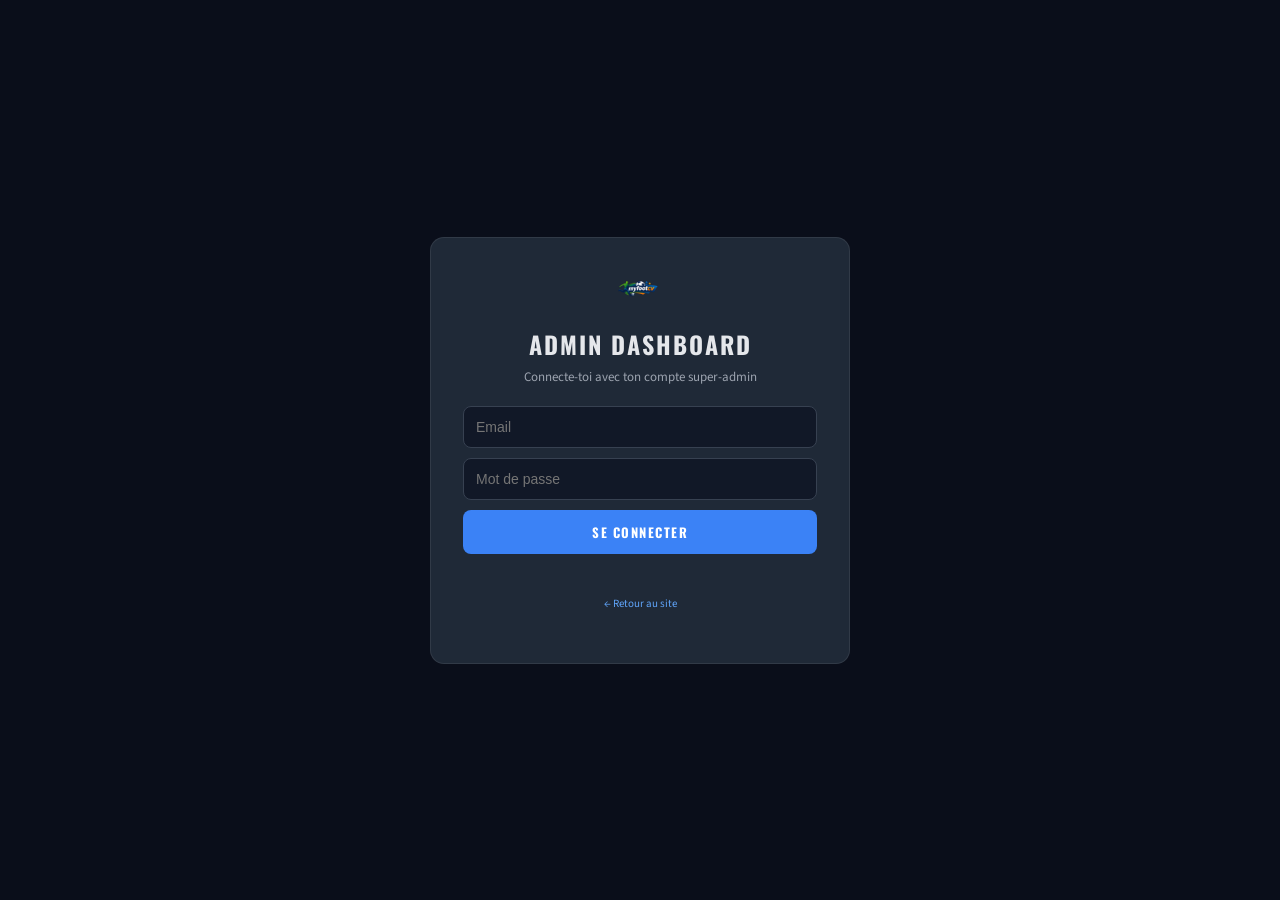
<file: admin.html>
<!DOCTYPE html>
<html lang="fr">
<head>
<meta charset="UTF-8"/>
<meta name="viewport" content="width=device-width,initial-scale=1.0"/>
<title>MyFootCV Admin — Super Admin Dashboard</title>
<meta name="theme-color" content="#0a0e1a"/>
<link rel="manifest" href="manifest.json"/>
<link rel="icon" type="image/png" href="favicon.png"/>
<link rel="apple-touch-icon" href="apple-touch-icon.png"/>
<link href="https://fonts.googleapis.com/css2?family=Oswald:wght@400;500;600;700&family=Source+Sans+3:ital,wght@0,300;0,400;0,600;0,700;1,400;1,600&display=swap" rel="stylesheet"/>
<style>
*{box-sizing:border-box;margin:0;padding:0}
body{font-family:'Source Sans 3',sans-serif;background:#0a0e1a;color:#e5e7eb;min-height:100vh}
a{color:#60a5fa;text-decoration:none}
a:hover{text-decoration:underline}

.gate{display:flex;align-items:center;justify-content:center;min-height:100vh;padding:24px}
.gate-box{background:#1f2937;border:1px solid rgba(255,255,255,0.08);border-radius:14px;padding:32px;max-width:420px;width:100%;text-align:center}
.gate-logo{width:60px;height:auto;margin:0 auto 16px;display:block}
.gate h1{font-family:'Oswald',sans-serif;font-size:24px;letter-spacing:2px;margin-bottom:6px;text-transform:uppercase}
.gate p{font-size:13px;color:#9ca3af;margin-bottom:20px}
.gate input{width:100%;padding:12px;background:#111827;border:1px solid #374151;border-radius:8px;color:white;font-size:14px;margin-bottom:10px}
.gate input:focus{border-color:#3b82f6;outline:none}
.gate button{width:100%;padding:12px;background:#3b82f6;border:none;border-radius:8px;color:white;font-weight:700;font-family:'Oswald',sans-serif;letter-spacing:1.5px;text-transform:uppercase;cursor:pointer;font-size:13px}
.gate button:hover{background:#2563eb}
.gate-err{color:#f87171;font-size:12px;margin-top:8px;min-height:16px}

.layout{display:grid;grid-template-columns:240px 1fr;min-height:100vh}
.sidebar{background:#111827;border-right:1px solid rgba(255,255,255,0.08);padding:20px 0}
.sidebar-logo{padding:0 20px 20px;display:flex;align-items:center;gap:10px;border-bottom:1px solid rgba(255,255,255,0.06);margin-bottom:14px}
.sidebar-logo img{height:36px;width:auto}
.sidebar-logo-txt{font-family:'Oswald',sans-serif;font-size:11px;color:#fbbf24;letter-spacing:2px;text-transform:uppercase}
.nav-item{padding:11px 20px;display:flex;align-items:center;gap:10px;cursor:pointer;font-size:13.5px;color:#9ca3af;border-left:3px solid transparent;transition:all 0.15s}
.nav-item:hover{background:rgba(255,255,255,0.03);color:white}
.nav-item.active{background:rgba(59,130,246,0.1);color:#60a5fa;border-left-color:#3b82f6}
.nav-item .ico{font-size:16px}
.nav-section{font-family:'Oswald',sans-serif;font-size:10px;color:#4b5563;text-transform:uppercase;letter-spacing:2px;padding:14px 20px 6px}

.main{padding:24px 32px;overflow-y:auto;max-height:100vh}
.page-h{font-family:'Oswald',sans-serif;font-size:22px;text-transform:uppercase;letter-spacing:2px;margin-bottom:6px}
.page-sub{font-size:13px;color:#9ca3af;margin-bottom:24px}

.kpi-grid{display:grid;grid-template-columns:repeat(auto-fit,minmax(200px,1fr));gap:14px;margin-bottom:28px}
.kpi{background:#1f2937;border:1px solid rgba(255,255,255,0.06);border-radius:10px;padding:16px}
.kpi-lbl{font-family:'Oswald',sans-serif;font-size:10px;color:#9ca3af;letter-spacing:2px;text-transform:uppercase;margin-bottom:6px}
.kpi-val{font-size:26px;font-weight:700;font-family:'Oswald',sans-serif;color:white;line-height:1.1}
.kpi-sub{font-size:11px;color:#6b7280;margin-top:4px}
.kpi.green .kpi-val{color:#34d399}
.kpi.yellow .kpi-val{color:#fbbf24}
.kpi.red .kpi-val{color:#f87171}

.card{background:#1f2937;border:1px solid rgba(255,255,255,0.06);border-radius:12px;padding:20px;margin-bottom:18px}
.card-h{font-family:'Oswald',sans-serif;font-size:14px;text-transform:uppercase;letter-spacing:1.5px;color:#fbbf24;margin-bottom:14px;display:flex;align-items:center;justify-content:space-between}
.card-h .btn{padding:6px 14px;background:#3b82f6;border:none;border-radius:6px;color:white;font-size:11px;font-family:'Oswald',sans-serif;letter-spacing:1px;text-transform:uppercase;cursor:pointer;font-weight:700}
.card-h .btn:hover{background:#2563eb}

table{width:100%;border-collapse:collapse;font-size:13px}
th{font-family:'Oswald',sans-serif;font-size:10px;color:#9ca3af;letter-spacing:1.5px;text-transform:uppercase;text-align:left;padding:10px 8px;border-bottom:1px solid rgba(255,255,255,0.06)}
td{padding:11px 8px;border-bottom:1px solid rgba(255,255,255,0.04);color:#d1d5db}
tr:hover td{background:rgba(255,255,255,0.02)}
.badge{display:inline-block;padding:3px 10px;border-radius:14px;font-size:10.5px;font-weight:700;font-family:'Oswald',sans-serif;letter-spacing:1px;text-transform:uppercase}
.badge.green{background:rgba(52,211,153,0.15);color:#34d399}
.badge.yellow{background:rgba(251,191,36,0.15);color:#fbbf24}
.badge.red{background:rgba(248,113,113,0.15);color:#f87171}
.badge.blue{background:rgba(96,165,250,0.15);color:#60a5fa}

.empty{padding:30px;text-align:center;color:#6b7280;font-size:13px}
.loading{padding:20px;text-align:center;color:#9ca3af}

.toolbar{display:flex;gap:8px;margin-bottom:14px}
.toolbar input{flex:1;padding:8px 12px;background:#111827;border:1px solid #374151;border-radius:6px;color:white;font-size:13px}
.toolbar select{padding:8px 12px;background:#111827;border:1px solid #374151;border-radius:6px;color:white;font-size:13px}

.page{display:none}
.page.active{display:block}

.signout{position:absolute;bottom:20px;left:20px;right:20px;padding:9px;background:#1f2937;border:1px solid rgba(255,255,255,0.08);border-radius:8px;color:#9ca3af;font-size:12px;cursor:pointer;text-align:center}
.signout:hover{background:rgba(248,113,113,0.1);color:#f87171}
</style>
</head>
<body>

<!-- ─── Login Gate ─────────────────────────────────────── -->
<div id="gate" class="gate">
  <div class="gate-box">
    <img src="logo.png" alt="MyFootCV" class="gate-logo"/>
    <h1>Admin Dashboard</h1>
    <p>Connecte-toi avec ton compte super-admin</p>
    <input type="email" id="g-email" placeholder="Email" autocomplete="email"/>
    <input type="password" id="g-pwd" placeholder="Mot de passe" autocomplete="current-password"/>
    <button onclick="doLogin()">Se connecter</button>
    <div class="gate-err" id="g-err"></div>
    <p style="margin-top:18px;font-size:11px"><a href="index.html">← Retour au site</a></p>
  </div>
</div>

<!-- ─── Dashboard ─────────────────────────────────────── -->
<div id="dash" class="layout" style="display:none">

  <aside class="sidebar">
    <div class="sidebar-logo">
      <img src="logo.png" alt="MyFootCV"/>
      <div class="sidebar-logo-txt">Super Admin</div>
    </div>

    <div class="nav-section">Vue d'ensemble</div>
    <div class="nav-item active" data-page="overview"><span class="ico">📊</span>Statistiques</div>

    <div class="nav-section">Données</div>
    <div class="nav-item" data-page="users"><span class="ico">👥</span>Utilisateurs</div>
    <div class="nav-item" data-page="cvs"><span class="ico">📋</span>CVs</div>

    <div class="nav-section">Finances</div>
    <div class="nav-item" data-page="payments"><span class="ico">💳</span>Paiements</div>
    <div class="nav-item" data-page="payouts"><span class="ico">💸</span>Payouts parrains</div>
    <div class="nav-item" data-page="promo"><span class="ico">🎟️</span>Codes promo</div>

    <div class="nav-section">Modération</div>
    <div class="nav-item" data-page="flags"><span class="ico">🚨</span>CV signalés</div>
    <div class="nav-item" data-page="audit"><span class="ico">📜</span>Audit log</div>

    <div class="nav-section">Système</div>
    <div class="nav-item" data-page="settings"><span class="ico">⚙️</span>Configuration</div>

    <div class="signout" onclick="doLogout()">🚪 Déconnexion</div>
  </aside>

  <main class="main">

    <!-- OVERVIEW -->
    <div class="page active" id="p-overview">
      <h1 class="page-h">Tableau de bord</h1>
      <p class="page-sub" id="welcome-msg">Bienvenue dans le dashboard Super-Admin.</p>

      <div class="kpi-grid" id="kpi-grid">
        <div class="loading">Chargement des stats...</div>
      </div>

      <div class="card">
        <div class="card-h">📈 Activité récente</div>
        <div id="recent-activity"><div class="loading">Chargement...</div></div>
      </div>
    </div>

    <!-- USERS -->
    <div class="page" id="p-users">
      <h1 class="page-h">Utilisateurs</h1>
      <p class="page-sub">Tous les comptes inscrits sur MyFootCV.</p>
      <div class="card">
        <div class="toolbar">
          <input type="text" placeholder="🔍 Rechercher par email..." id="user-search"/>
          <select id="user-role-filter">
            <option value="">Tous les rôles</option>
            <option value="user">User</option>
            <option value="admin">Admin</option>
            <option value="super_admin">Super Admin</option>
          </select>
        </div>
        <div id="users-table"><div class="loading">Chargement...</div></div>
      </div>
    </div>

    <!-- CVS -->
    <div class="page" id="p-cvs">
      <h1 class="page-h">CVs</h1>
      <p class="page-sub">Tous les CV créés (joueurs et staff).</p>
      <div class="card">
        <div id="cvs-table"><div class="loading">Chargement...</div></div>
      </div>
    </div>

    <!-- PAYMENTS -->
    <div class="page" id="p-payments">
      <h1 class="page-h">Paiements</h1>
      <p class="page-sub">Historique de toutes les transactions Stripe.</p>
      <div class="card">
        <div id="payments-table"><div class="loading">Chargement...</div></div>
      </div>
    </div>

    <!-- PAYOUTS -->
    <div class="page" id="p-payouts">
      <h1 class="page-h">Payouts Parrains</h1>
      <p class="page-sub">Commissions 15% à verser aux parrains.</p>
      <div class="card">
        <div id="payouts-table"><div class="loading">Chargement...</div></div>
      </div>
    </div>

    <!-- PROMO -->
    <div class="page" id="p-promo">
      <h1 class="page-h">Codes promo</h1>
      <p class="page-sub">Crée et gère les codes de réduction.</p>
      <div class="card">
        <div class="card-h">
          <span>Créer un nouveau code</span>
        </div>
        <div style="display:grid;grid-template-columns:1fr 120px 120px 160px;gap:10px;margin-bottom:14px">
          <input type="text" id="promo-code" placeholder="Code (ex: WELCOME50)" style="padding:8px;background:#111827;border:1px solid #374151;border-radius:6px;color:white;font-size:13px;text-transform:uppercase"/>
          <input type="number" id="promo-discount" placeholder="% off" min="1" max="100" value="20" style="padding:8px;background:#111827;border:1px solid #374151;border-radius:6px;color:white;font-size:13px"/>
          <input type="number" id="promo-max" placeholder="Max uses" min="1" style="padding:8px;background:#111827;border:1px solid #374151;border-radius:6px;color:white;font-size:13px"/>
          <button onclick="createPromoCode()" style="padding:8px;background:#3b82f6;border:none;border-radius:6px;color:white;font-weight:700;cursor:pointer">Créer le code</button>
        </div>
      </div>
      <div class="card">
        <div class="card-h">Codes existants</div>
        <div id="promo-table"><div class="loading">Chargement...</div></div>
      </div>
    </div>

    <!-- FLAGS -->
    <div class="page" id="p-flags">
      <h1 class="page-h">CVs signalés</h1>
      <p class="page-sub">CV reportés par des utilisateurs pour modération.</p>
      <div class="card">
        <div id="flags-table"><div class="loading">Chargement...</div></div>
      </div>
    </div>

    <!-- AUDIT -->
    <div class="page" id="p-audit">
      <h1 class="page-h">Audit log</h1>
      <p class="page-sub">Toutes les actions sensibles tracées (100 dernières).</p>
      <div class="card">
        <div id="audit-table"><div class="loading">Chargement...</div></div>
      </div>
    </div>

    <!-- SETTINGS -->
    <div class="page" id="p-settings">
      <h1 class="page-h">Configuration</h1>
      <p class="page-sub">Paramètres globaux de l'application.</p>
      <div class="card">
        <div class="card-h">Paramètres</div>
        <div id="settings-table"><div class="loading">Chargement...</div></div>
      </div>
    </div>

  </main>
</div>

<script type="module" src="supabase-client.js"></script>
<script type="module">
const wait = (ms) => new Promise(r => setTimeout(r, ms));
await wait(300); // attendre que supabase-client.js se charge
const MFC = window.MyFootCV;

const fmt = (cents) => "$" + ((cents || 0) / 100).toFixed(2);
const fmtDate = (iso) => new Date(iso).toLocaleString("fr-FR", {dateStyle: "short", timeStyle: "short"});
const safe = (s) => String(s || "").replace(/[<>&"]/g, c => ({"<":"&lt;",">":"&gt;","&":"&amp;",'"':"&quot;"}[c]));

window.doLogin = async () => {
  const email = document.getElementById("g-email").value.trim();
  const pwd = document.getElementById("g-pwd").value;
  const err = document.getElementById("g-err");
  err.textContent = "";

  if (!email || !pwd) { err.textContent = "Email et mot de passe requis"; return; }

  const r = await MFC.signIn(email, pwd);
  if (!r.ok) { err.textContent = r.error; return; }

  const user = await MFC.getCurrentUser();
  if (!user || !user.profile) { err.textContent = "Profil introuvable"; return; }
  if (user.profile.role !== "super_admin" && user.profile.role !== "admin") {
    err.textContent = "Accès refusé : compte non admin";
    await MFC.signOut();
    return;
  }

  document.getElementById("welcome-msg").textContent = "Connecté en tant que " + user.profile.display_name + " (" + user.profile.role + ")";
  showDash();
};

window.doLogout = async () => {
  await MFC.signOut();
  location.reload();
};

const showDash = () => {
  document.getElementById("gate").style.display = "none";
  document.getElementById("dash").style.display = "grid";
  loadOverview();
};

// Nav
document.querySelectorAll(".nav-item").forEach(item => {
  item.addEventListener("click", () => {
    document.querySelectorAll(".nav-item").forEach(n => n.classList.remove("active"));
    item.classList.add("active");
    const page = item.dataset.page;
    document.querySelectorAll(".page").forEach(p => p.classList.remove("active"));
    document.getElementById("p-" + page).classList.add("active");
    loaders[page] && loaders[page]();
  });
});

const loaders = {
  overview: loadOverview,
  users: loadUsers,
  cvs: loadCvs,
  payments: loadPayments,
  payouts: loadPayouts,
  promo: loadPromoCodes,
  flags: loadFlags,
  audit: loadAudit,
  settings: loadSettings
};

async function loadOverview() {
  const r = await MFC.admin.getStats();
  const grid = document.getElementById("kpi-grid");
  if (!r.ok) { grid.innerHTML = "<div class='empty'>Erreur: " + r.error + "</div>"; return; }
  const s = r.stats;
  grid.innerHTML = `
    <div class="kpi"><div class="kpi-lbl">Utilisateurs</div><div class="kpi-val">${s.total_users}</div><div class="kpi-sub">+${s.new_users_week} cette semaine</div></div>
    <div class="kpi"><div class="kpi-lbl">CV créés</div><div class="kpi-val">${s.total_cvs}</div><div class="kpi-sub">+${s.new_cvs_week} cette semaine</div></div>
    <div class="kpi"><div class="kpi-lbl">Joueurs / Staff</div><div class="kpi-val">${s.total_players} / ${s.total_staff}</div><div class="kpi-sub">Répartition</div></div>
    <div class="kpi green"><div class="kpi-lbl">Revenus totaux</div><div class="kpi-val">${fmt(s.total_revenue_cents)}</div><div class="kpi-sub">${fmt(s.monthly_revenue_cents)} ce mois</div></div>
    <div class="kpi yellow"><div class="kpi-lbl">Payouts dûs</div><div class="kpi-val">${fmt(s.pending_payouts_cents)}</div><div class="kpi-sub">Commissions parrains</div></div>
    <div class="kpi ${s.pending_flags > 0 ? 'red' : ''}"><div class="kpi-lbl">CV signalés</div><div class="kpi-val">${s.pending_flags}</div><div class="kpi-sub">À modérer</div></div>
  `;
  // Activité récente = audit log dernières 10
  const a = await MFC.admin.listAuditLog(10);
  const act = document.getElementById("recent-activity");
  if (!a.ok || a.logs.length === 0) { act.innerHTML = "<div class='empty'>Aucune activité récente</div>"; return; }
  act.innerHTML = "<table><thead><tr><th>Quand</th><th>Qui</th><th>Action</th></tr></thead><tbody>" +
    a.logs.map(l => `<tr><td style="color:#9ca3af">${fmtDate(l.created_at)}</td><td>${safe(l.profiles?.email || "-")}</td><td><span class="badge blue">${safe(l.event_type)}</span></td></tr>`).join("") +
    "</tbody></table>";
}

async function loadUsers() {
  const r = await MFC.admin.listUsers(100);
  const div = document.getElementById("users-table");
  if (!r.ok) { div.innerHTML = "<div class='empty'>" + r.error + "</div>"; return; }
  if (r.users.length === 0) { div.innerHTML = "<div class='empty'>Aucun utilisateur</div>"; return; }
  div.innerHTML = "<table><thead><tr><th>Email</th><th>Nom</th><th>Rôle</th><th>Code parrain</th><th>Gains</th><th>Inscrit</th></tr></thead><tbody>" +
    r.users.map(u => `<tr>
      <td>${safe(u.email)}</td>
      <td>${safe(u.display_name)}</td>
      <td><span class="badge ${u.role === 'super_admin' ? 'red' : u.role === 'admin' ? 'yellow' : 'blue'}">${u.role}</span></td>
      <td><code style="font-size:11px">${safe(u.referral_code)}</code></td>
      <td>${fmt(u.total_earnings_cents)}</td>
      <td style="color:#9ca3af">${fmtDate(u.created_at)}</td>
    </tr>`).join("") + "</tbody></table>";
}

async function loadCvs() {
  const r = await MFC.admin.listCvs(100);
  const div = document.getElementById("cvs-table");
  if (!r.ok) { div.innerHTML = "<div class='empty'>" + r.error + "</div>"; return; }
  if (r.cvs.length === 0) { div.innerHTML = "<div class='empty'>Aucun CV créé pour l'instant</div>"; return; }
  div.innerHTML = "<table><thead><tr><th>Slug</th><th>Type</th><th>Email</th><th>Publié</th><th>Vues</th><th>Créé</th></tr></thead><tbody>" +
    r.cvs.map(c => `<tr>
      <td><a href="/${safe(c.slug)}" target="_blank">${safe(c.slug)}</a></td>
      <td><span class="badge ${c.type === 'player' ? 'green' : 'yellow'}">${c.type}</span></td>
      <td>${safe(c.profiles?.email || "-")}</td>
      <td>${c.is_published ? '<span class="badge green">Public</span>' : '<span class="badge">Brouillon</span>'}</td>
      <td>${c.view_count}</td>
      <td style="color:#9ca3af">${fmtDate(c.created_at)}</td>
    </tr>`).join("") + "</tbody></table>";
}

async function loadPayments() {
  const r = await MFC.admin.listPayments(100);
  const div = document.getElementById("payments-table");
  if (!r.ok) { div.innerHTML = "<div class='empty'>" + r.error + "</div>"; return; }
  if (r.payments.length === 0) { div.innerHTML = "<div class='empty'>Aucun paiement pour l'instant</div>"; return; }
  div.innerHTML = "<table><thead><tr><th>Date</th><th>Email</th><th>Type</th><th>Montant</th><th>Status</th><th>Promo</th></tr></thead><tbody>" +
    r.payments.map(p => `<tr>
      <td style="color:#9ca3af">${fmtDate(p.created_at)}</td>
      <td>${safe(p.profiles?.email || "-")}</td>
      <td><span class="badge blue">${p.type}</span></td>
      <td><strong>${fmt(p.amount_cents - (p.discount_cents || 0))}</strong></td>
      <td><span class="badge ${p.status === 'succeeded' ? 'green' : p.status === 'failed' ? 'red' : 'yellow'}">${p.status}</span></td>
      <td>${safe(p.promo_code || "-")}</td>
    </tr>`).join("") + "</tbody></table>";
}

async function loadPayouts() {
  const r = await MFC.admin.listPendingPayouts();
  const div = document.getElementById("payouts-table");
  if (!r.ok) { div.innerHTML = "<div class='empty'>" + r.error + "</div>"; return; }
  if (r.payouts.length === 0) { div.innerHTML = "<div class='empty'>Aucun payout en attente 🎉</div>"; return; }
  div.innerHTML = "<table><thead><tr><th>Parrain</th><th>Commission</th><th>Status</th><th>Date</th></tr></thead><tbody>" +
    r.payouts.map(p => `<tr>
      <td>${safe(p.profiles?.email || "-")} (${safe(p.profiles?.display_name)})</td>
      <td><strong>${fmt(p.commission_cents)}</strong></td>
      <td><span class="badge yellow">À payer</span></td>
      <td style="color:#9ca3af">${fmtDate(p.created_at)}</td>
    </tr>`).join("") + "</tbody></table>";
}

async function loadPromoCodes() {
  const r = await MFC.admin.listPromoCodes();
  const div = document.getElementById("promo-table");
  if (!r.ok) { div.innerHTML = "<div class='empty'>" + r.error + "</div>"; return; }
  if (r.codes.length === 0) { div.innerHTML = "<div class='empty'>Aucun code promo. Crée-en un ci-dessus.</div>"; return; }
  div.innerHTML = "<table><thead><tr><th>Code</th><th>Réduction</th><th>Utilisations</th><th>Status</th><th>Créé</th></tr></thead><tbody>" +
    r.codes.map(c => `<tr>
      <td><code style="background:rgba(96,165,250,0.1);padding:3px 8px;border-radius:4px;color:#60a5fa">${safe(c.code)}</code></td>
      <td><strong>${c.discount_percent}%</strong></td>
      <td>${c.current_uses}${c.max_uses ? ' / ' + c.max_uses : ' / ∞'}</td>
      <td><span class="badge ${c.is_active ? 'green' : 'red'}">${c.is_active ? 'Actif' : 'Désactivé'}</span></td>
      <td style="color:#9ca3af">${fmtDate(c.created_at)}</td>
    </tr>`).join("") + "</tbody></table>";
}

window.createPromoCode = async () => {
  const code = document.getElementById("promo-code").value.trim();
  const discount = parseInt(document.getElementById("promo-discount").value);
  const max = parseInt(document.getElementById("promo-max").value) || null;
  if (!code || !discount) { alert("Code + % discount requis"); return; }
  const r = await MFC.admin.createPromoCode(code, discount, max);
  if (!r.ok) { alert("Erreur : " + r.error); return; }
  document.getElementById("promo-code").value = "";
  loadPromoCodes();
};

async function loadFlags() {
  const r = await MFC.admin.listFlaggedCvs();
  const div = document.getElementById("flags-table");
  if (!r.ok) { div.innerHTML = "<div class='empty'>" + r.error + "</div>"; return; }
  if (r.flags.length === 0) { div.innerHTML = "<div class='empty'>Aucun CV signalé 🎉</div>"; return; }
  div.innerHTML = "<table><thead><tr><th>CV</th><th>Reporter</th><th>Raison</th><th>Détails</th><th>Date</th></tr></thead><tbody>" +
    r.flags.map(f => `<tr>
      <td><a href="/${safe(f.cvs?.slug)}" target="_blank">${safe(f.cvs?.slug || "-")}</a></td>
      <td>${safe(f.profiles?.email || "anonyme")}</td>
      <td><span class="badge red">${safe(f.reason)}</span></td>
      <td style="font-size:12px;color:#9ca3af">${safe(f.details || "-")}</td>
      <td style="color:#9ca3af">${fmtDate(f.created_at)}</td>
    </tr>`).join("") + "</tbody></table>";
}

async function loadAudit() {
  const r = await MFC.admin.listAuditLog(100);
  const div = document.getElementById("audit-table");
  if (!r.ok) { div.innerHTML = "<div class='empty'>" + r.error + "</div>"; return; }
  if (r.logs.length === 0) { div.innerHTML = "<div class='empty'>Aucun événement audité encore</div>"; return; }
  div.innerHTML = "<table><thead><tr><th>Quand</th><th>Qui</th><th>Action</th><th>Données</th></tr></thead><tbody>" +
    r.logs.map(l => `<tr>
      <td style="color:#9ca3af;font-size:11.5px">${fmtDate(l.created_at)}</td>
      <td>${safe(l.profiles?.email || "-")}</td>
      <td><span class="badge blue">${safe(l.event_type)}</span></td>
      <td style="font-size:11px;color:#9ca3af;font-family:monospace">${safe(JSON.stringify(l.event_data || {}).slice(0, 100))}</td>
    </tr>`).join("") + "</tbody></table>";
}

async function loadSettings() {
  const { data, error } = await MFC.supabase.from("app_settings").select("*");
  const div = document.getElementById("settings-table");
  if (error) { div.innerHTML = "<div class='empty'>" + error.message + "</div>"; return; }
  div.innerHTML = "<table><thead><tr><th>Clé</th><th>Valeur</th><th>Description</th></tr></thead><tbody>" +
    data.map(s => `<tr>
      <td><code>${safe(s.key)}</code></td>
      <td><strong>${safe(JSON.stringify(s.value))}</strong></td>
      <td style="color:#9ca3af">${safe(s.description)}</td>
    </tr>`).join("") + "</tbody></table>";
}

// Vérifier si l'user est déjà connecté
const u = await MFC.getCurrentUser();
if (u && u.profile && (u.profile.role === "super_admin" || u.profile.role === "admin")) {
  document.getElementById("welcome-msg").textContent = "Connecté en tant que " + u.profile.display_name + " (" + u.profile.role + ")";
  showDash();
}

// Login on Enter
document.getElementById("g-pwd").addEventListener("keydown", e => { if (e.key === "Enter") doLogin(); });
</script>
</body>
</html>
</file>
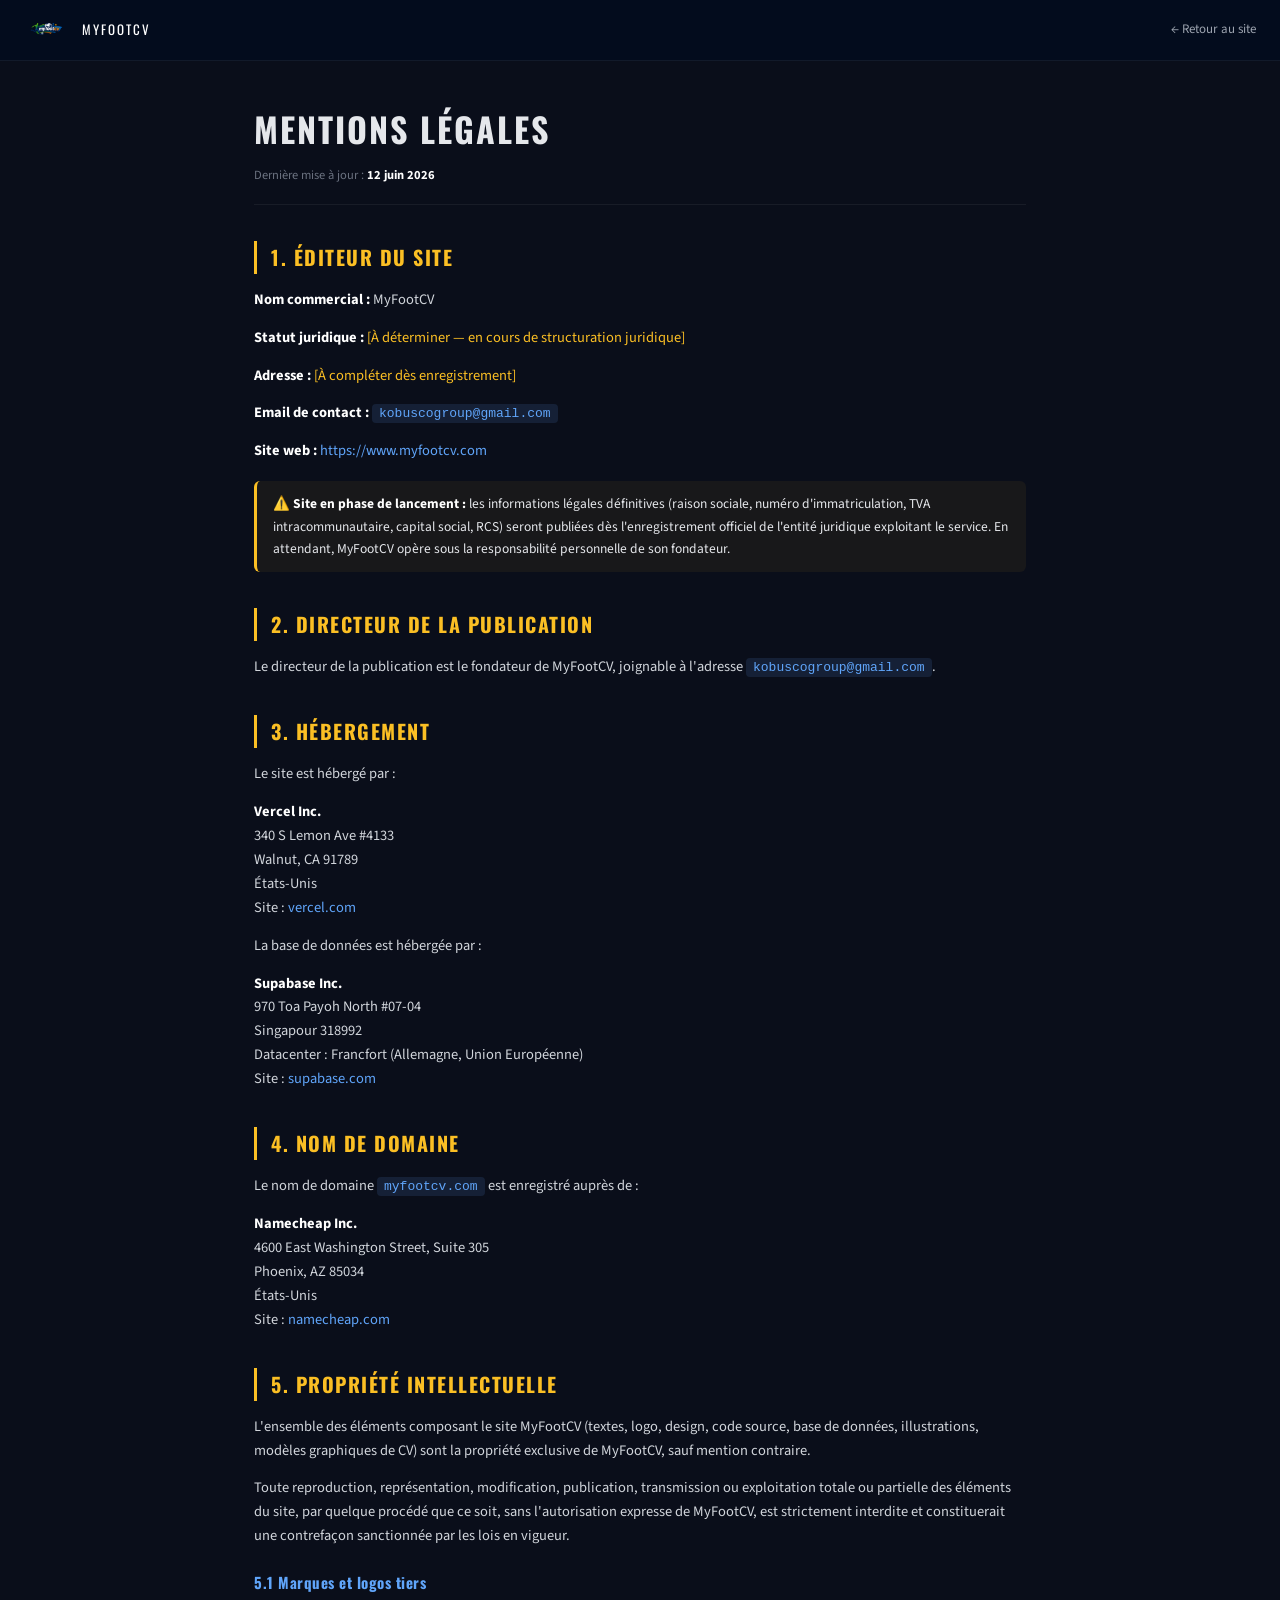
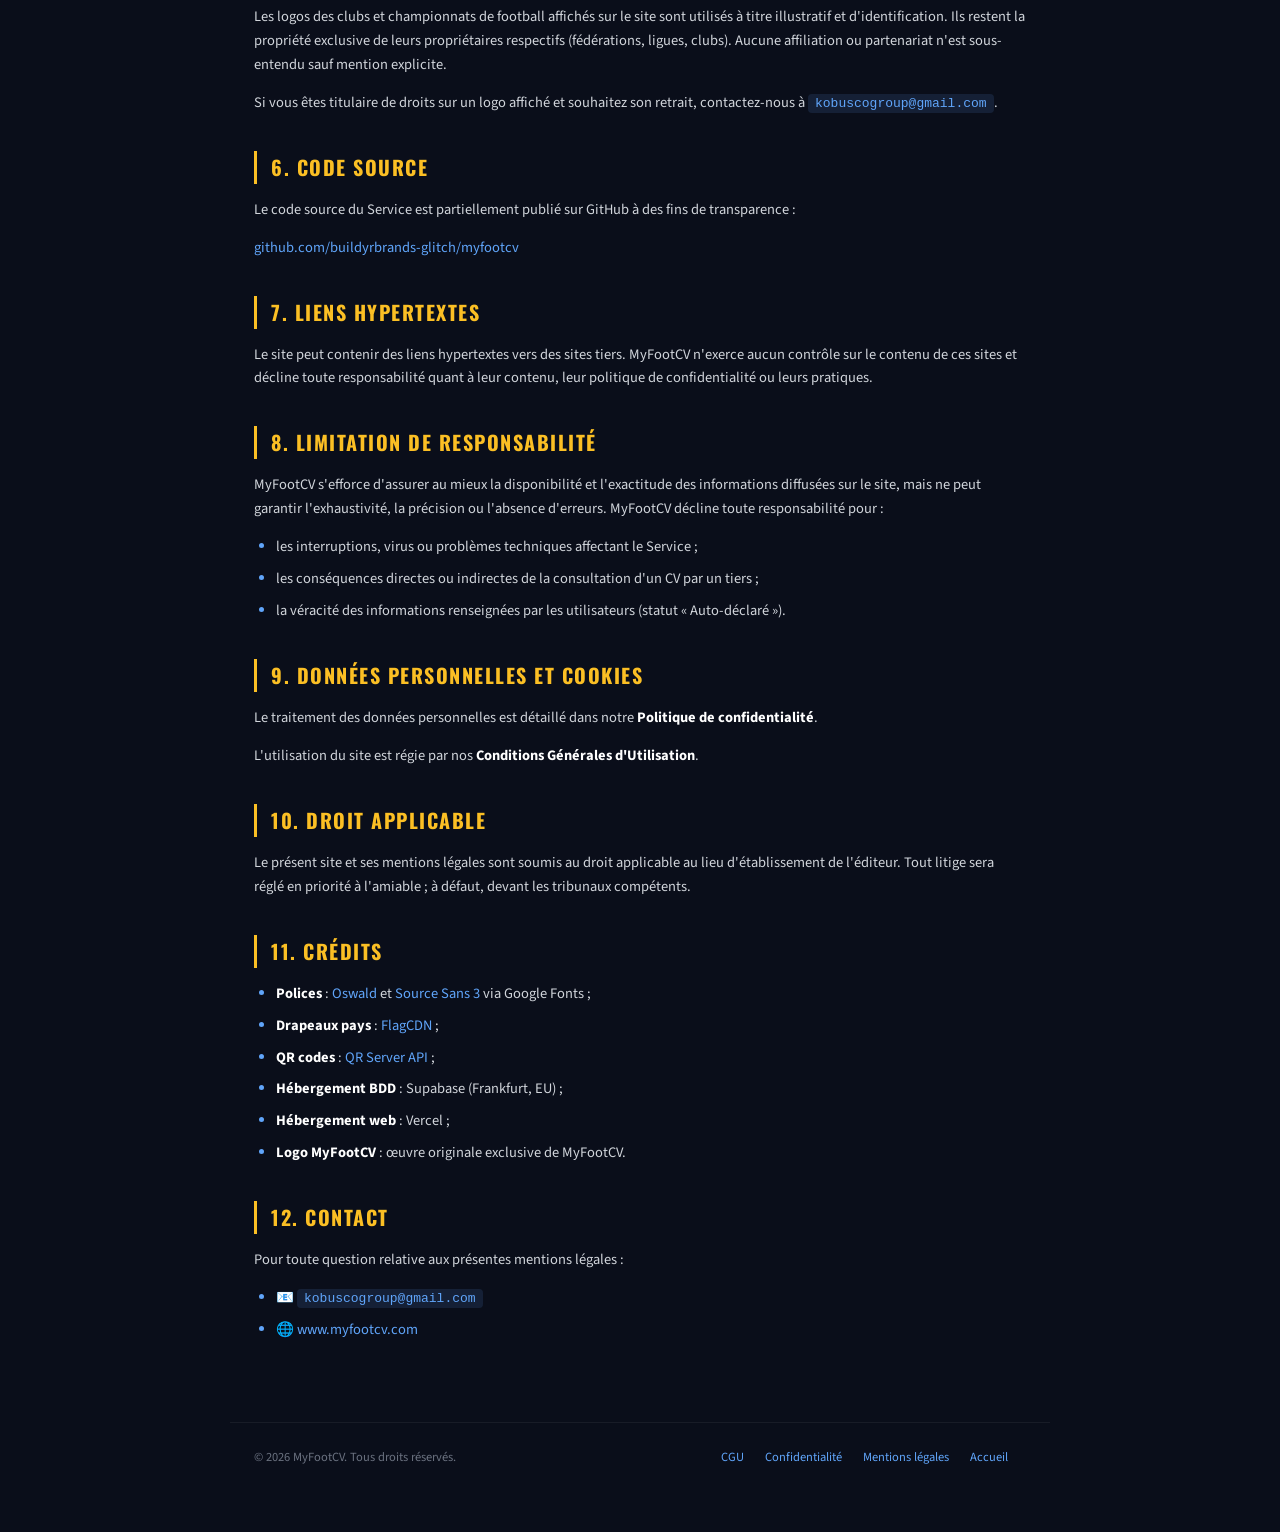
<file: legal.html>
<!DOCTYPE html>
<html lang="fr">
<head>
<meta charset="UTF-8"/>
<meta name="viewport" content="width=device-width,initial-scale=1.0"/>
<title>Mentions légales — MyFootCV</title>
<link rel="icon" type="image/png" href="favicon.png"/>
<link href="https://fonts.googleapis.com/css2?family=Oswald:wght@400;500;600;700&family=Source+Sans+3:ital,wght@0,300;0,400;0,600;0,700;1,400;1,600&display=swap" rel="stylesheet"/>
<link rel="stylesheet" href="legal.css"/>
</head>
<body>

<nav class="legal-nav">
  <a href="index.html" class="legal-nav-logo">
    <img src="logo.png" alt="MyFootCV"/>
    <span>MyFootCV</span>
  </a>
  <a href="index.html" class="legal-nav-back">← Retour au site</a>
</nav>

<main class="legal-wrap legal">
  <h1 class="legal-h1">Mentions légales</h1>
  <div class="legal-update">
    Dernière mise à jour : <strong>12 juin 2026</strong>
  </div>

  <h2>1. Éditeur du site</h2>
  <p><strong>Nom commercial :</strong> MyFootCV</p>
  <p><strong>Statut juridique :</strong> <span style="color:#fbbf24">[À déterminer — en cours de structuration juridique]</span></p>
  <p><strong>Adresse :</strong> <span style="color:#fbbf24">[À compléter dès enregistrement]</span></p>
  <p><strong>Email de contact :</strong> <code>kobuscogroup@gmail.com</code></p>
  <p><strong>Site web :</strong> <a href="https://www.myfootcv.com">https://www.myfootcv.com</a></p>

  <div class="legal-warn">
    ⚠️ <strong>Site en phase de lancement :</strong> les informations légales définitives (raison sociale, numéro d'immatriculation, TVA intracommunautaire, capital social, RCS) seront publiées dès l'enregistrement officiel de l'entité juridique exploitant le service. En attendant, MyFootCV opère sous la responsabilité personnelle de son fondateur.
  </div>

  <h2>2. Directeur de la publication</h2>
  <p>Le directeur de la publication est le fondateur de MyFootCV, joignable à l'adresse <code>kobuscogroup@gmail.com</code>.</p>

  <h2>3. Hébergement</h2>
  <p>Le site est hébergé par :</p>
  <p><strong>Vercel Inc.</strong><br/>
  340 S Lemon Ave #4133<br/>
  Walnut, CA 91789<br/>
  États-Unis<br/>
  Site : <a href="https://vercel.com" target="_blank">vercel.com</a></p>

  <p>La base de données est hébergée par :</p>
  <p><strong>Supabase Inc.</strong><br/>
  970 Toa Payoh North #07-04<br/>
  Singapour 318992<br/>
  Datacenter : Francfort (Allemagne, Union Européenne)<br/>
  Site : <a href="https://supabase.com" target="_blank">supabase.com</a></p>

  <h2>4. Nom de domaine</h2>
  <p>Le nom de domaine <code>myfootcv.com</code> est enregistré auprès de :</p>
  <p><strong>Namecheap Inc.</strong><br/>
  4600 East Washington Street, Suite 305<br/>
  Phoenix, AZ 85034<br/>
  États-Unis<br/>
  Site : <a href="https://www.namecheap.com" target="_blank">namecheap.com</a></p>

  <h2>5. Propriété intellectuelle</h2>
  <p>L'ensemble des éléments composant le site MyFootCV (textes, logo, design, code source, base de données, illustrations, modèles graphiques de CV) sont la propriété exclusive de MyFootCV, sauf mention contraire.</p>
  <p>Toute reproduction, représentation, modification, publication, transmission ou exploitation totale ou partielle des éléments du site, par quelque procédé que ce soit, sans l'autorisation expresse de MyFootCV, est strictement interdite et constituerait une contrefaçon sanctionnée par les lois en vigueur.</p>

  <h3>5.1 Marques et logos tiers</h3>
  <p>Les logos des clubs et championnats de football affichés sur le site sont utilisés à titre illustratif et d'identification. Ils restent la propriété exclusive de leurs propriétaires respectifs (fédérations, ligues, clubs). Aucune affiliation ou partenariat n'est sous-entendu sauf mention explicite.</p>
  <p>Si vous êtes titulaire de droits sur un logo affiché et souhaitez son retrait, contactez-nous à <code>kobuscogroup@gmail.com</code>.</p>

  <h2>6. Code source</h2>
  <p>Le code source du Service est partiellement publié sur GitHub à des fins de transparence :</p>
  <p><a href="https://github.com/buildyrbrands-glitch/myfootcv" target="_blank">github.com/buildyrbrands-glitch/myfootcv</a></p>

  <h2>7. Liens hypertextes</h2>
  <p>Le site peut contenir des liens hypertextes vers des sites tiers. MyFootCV n'exerce aucun contrôle sur le contenu de ces sites et décline toute responsabilité quant à leur contenu, leur politique de confidentialité ou leurs pratiques.</p>

  <h2>8. Limitation de responsabilité</h2>
  <p>MyFootCV s'efforce d'assurer au mieux la disponibilité et l'exactitude des informations diffusées sur le site, mais ne peut garantir l'exhaustivité, la précision ou l'absence d'erreurs. MyFootCV décline toute responsabilité pour :</p>
  <ul>
    <li>les interruptions, virus ou problèmes techniques affectant le Service ;</li>
    <li>les conséquences directes ou indirectes de la consultation d'un CV par un tiers ;</li>
    <li>la véracité des informations renseignées par les utilisateurs (statut « Auto-déclaré »).</li>
  </ul>

  <h2>9. Données personnelles et cookies</h2>
  <p>Le traitement des données personnelles est détaillé dans notre <a href="privacy.html"><strong>Politique de confidentialité</strong></a>.</p>
  <p>L'utilisation du site est régie par nos <a href="terms.html"><strong>Conditions Générales d'Utilisation</strong></a>.</p>

  <h2>10. Droit applicable</h2>
  <p>Le présent site et ses mentions légales sont soumis au droit applicable au lieu d'établissement de l'éditeur. Tout litige sera réglé en priorité à l'amiable ; à défaut, devant les tribunaux compétents.</p>

  <h2>11. Crédits</h2>
  <ul>
    <li><strong>Polices</strong> : <a href="https://fonts.google.com/specimen/Oswald" target="_blank">Oswald</a> et <a href="https://fonts.google.com/specimen/Source+Sans+3" target="_blank">Source Sans 3</a> via Google Fonts ;</li>
    <li><strong>Drapeaux pays</strong> : <a href="https://flagcdn.com" target="_blank">FlagCDN</a> ;</li>
    <li><strong>QR codes</strong> : <a href="https://goqr.me" target="_blank">QR Server API</a> ;</li>
    <li><strong>Hébergement BDD</strong> : Supabase (Frankfurt, EU) ;</li>
    <li><strong>Hébergement web</strong> : Vercel ;</li>
    <li><strong>Logo MyFootCV</strong> : œuvre originale exclusive de MyFootCV.</li>
  </ul>

  <h2>12. Contact</h2>
  <p>Pour toute question relative aux présentes mentions légales :</p>
  <ul>
    <li>📧 <code>kobuscogroup@gmail.com</code></li>
    <li>🌐 <a href="index.html">www.myfootcv.com</a></li>
  </ul>
</main>

<footer class="legal-footer">
  <div>© 2026 MyFootCV. Tous droits réservés.</div>
  <div>
    <a href="terms.html">CGU</a>
    <a href="privacy.html">Confidentialité</a>
    <a href="legal.html">Mentions légales</a>
    <a href="index.html">Accueil</a>
  </div>
</footer>

</body>
</html>
</file>
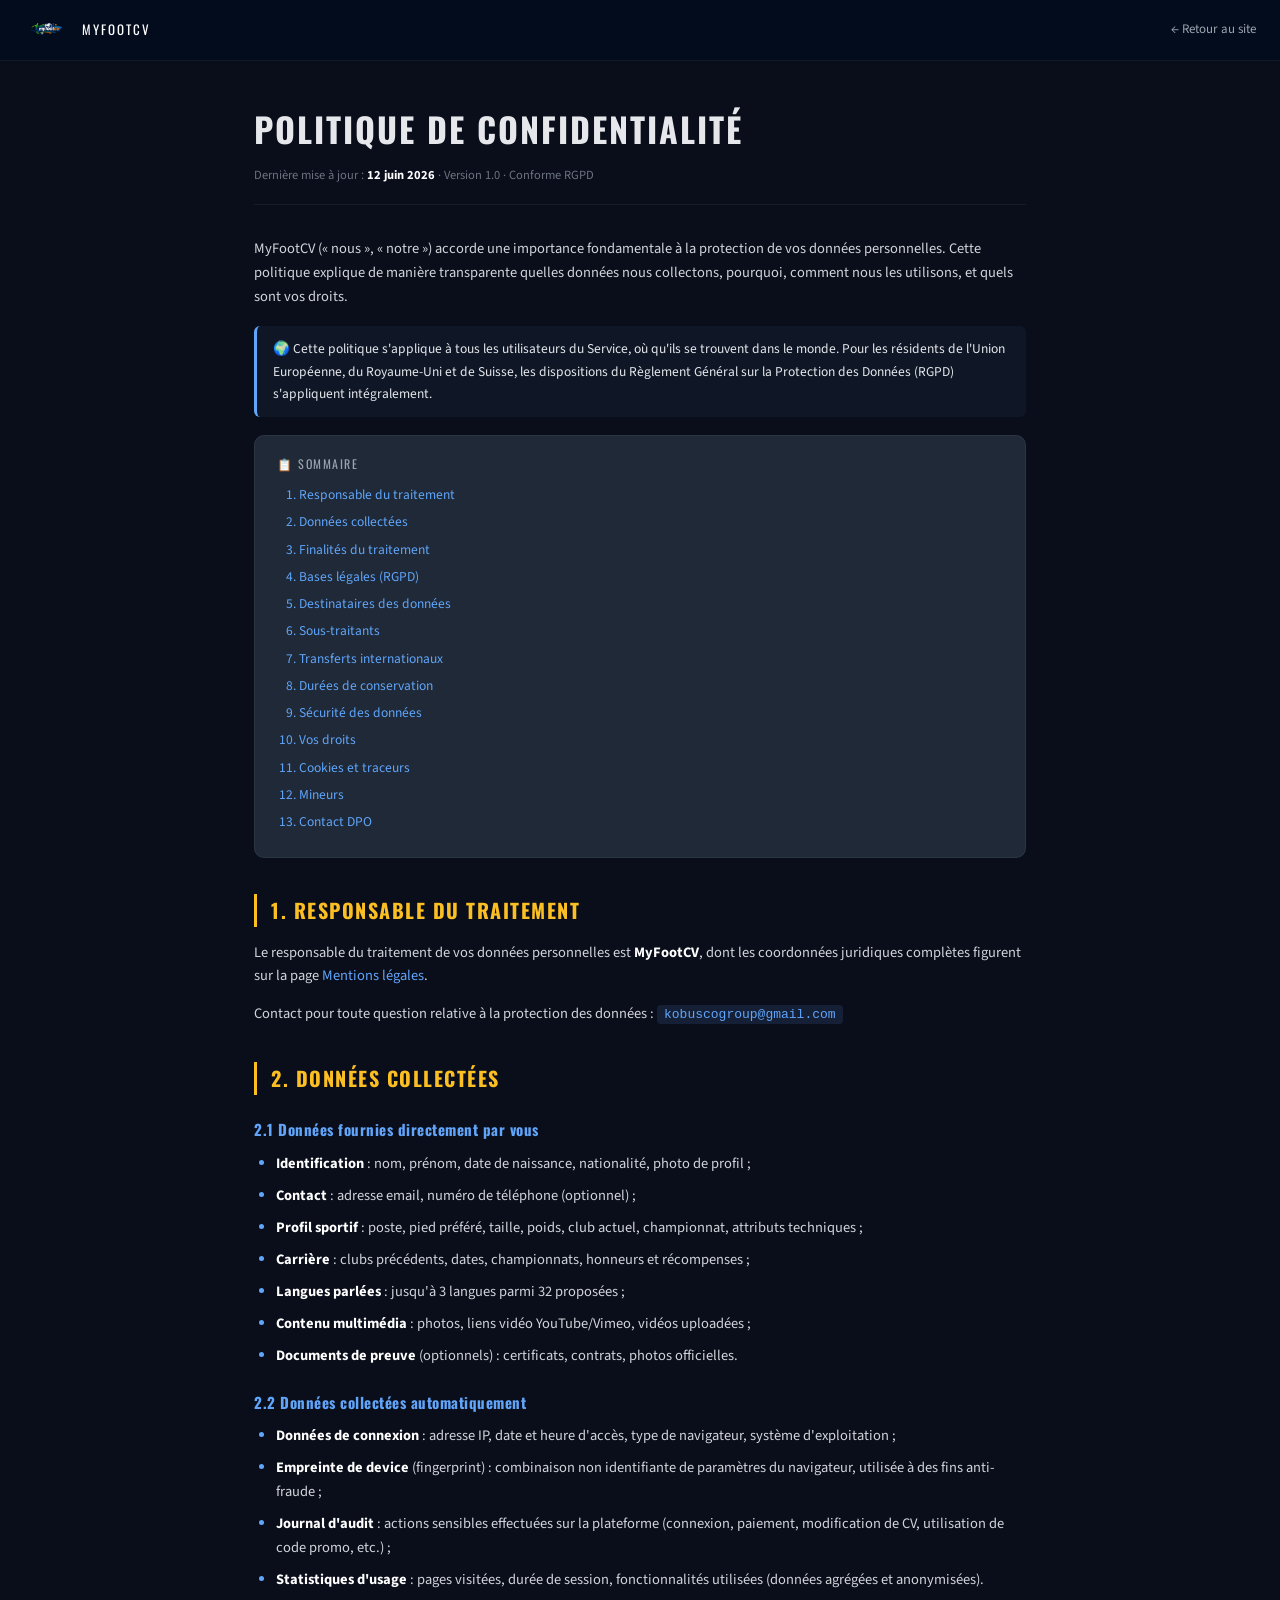
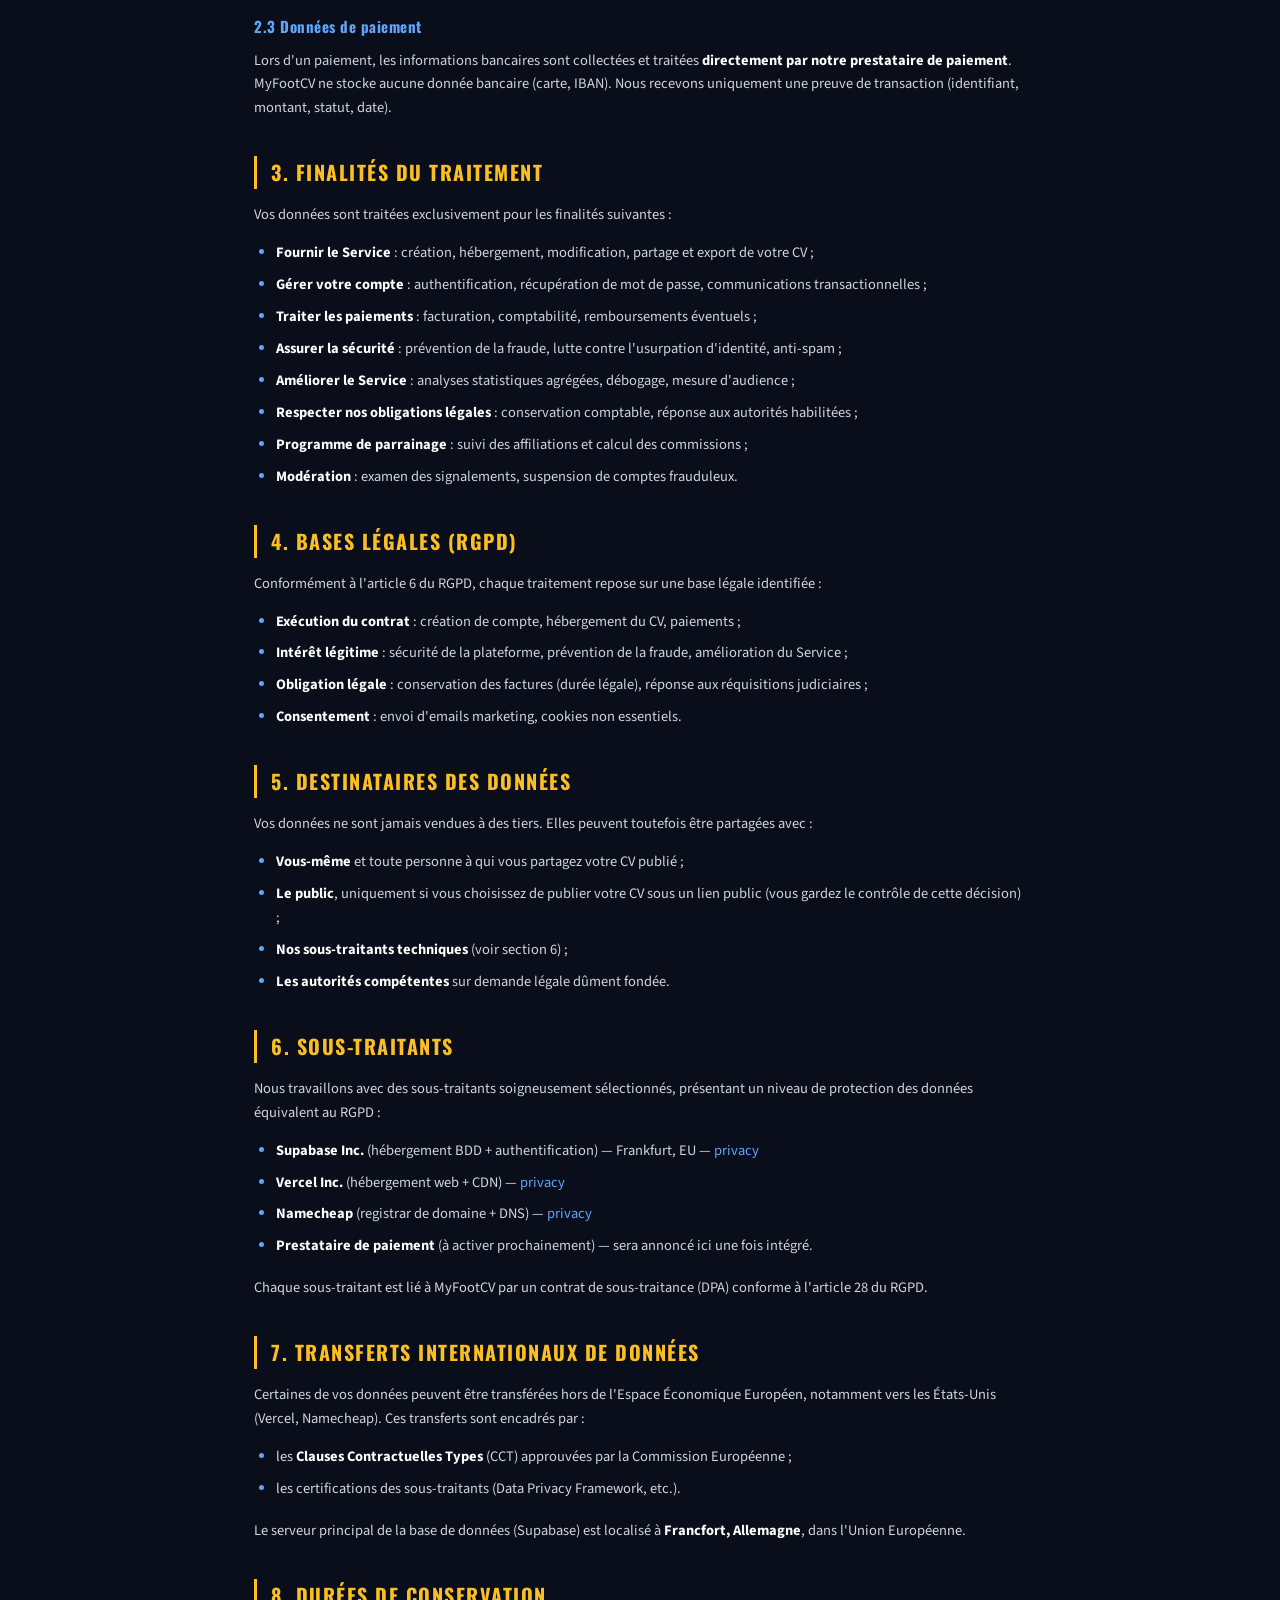
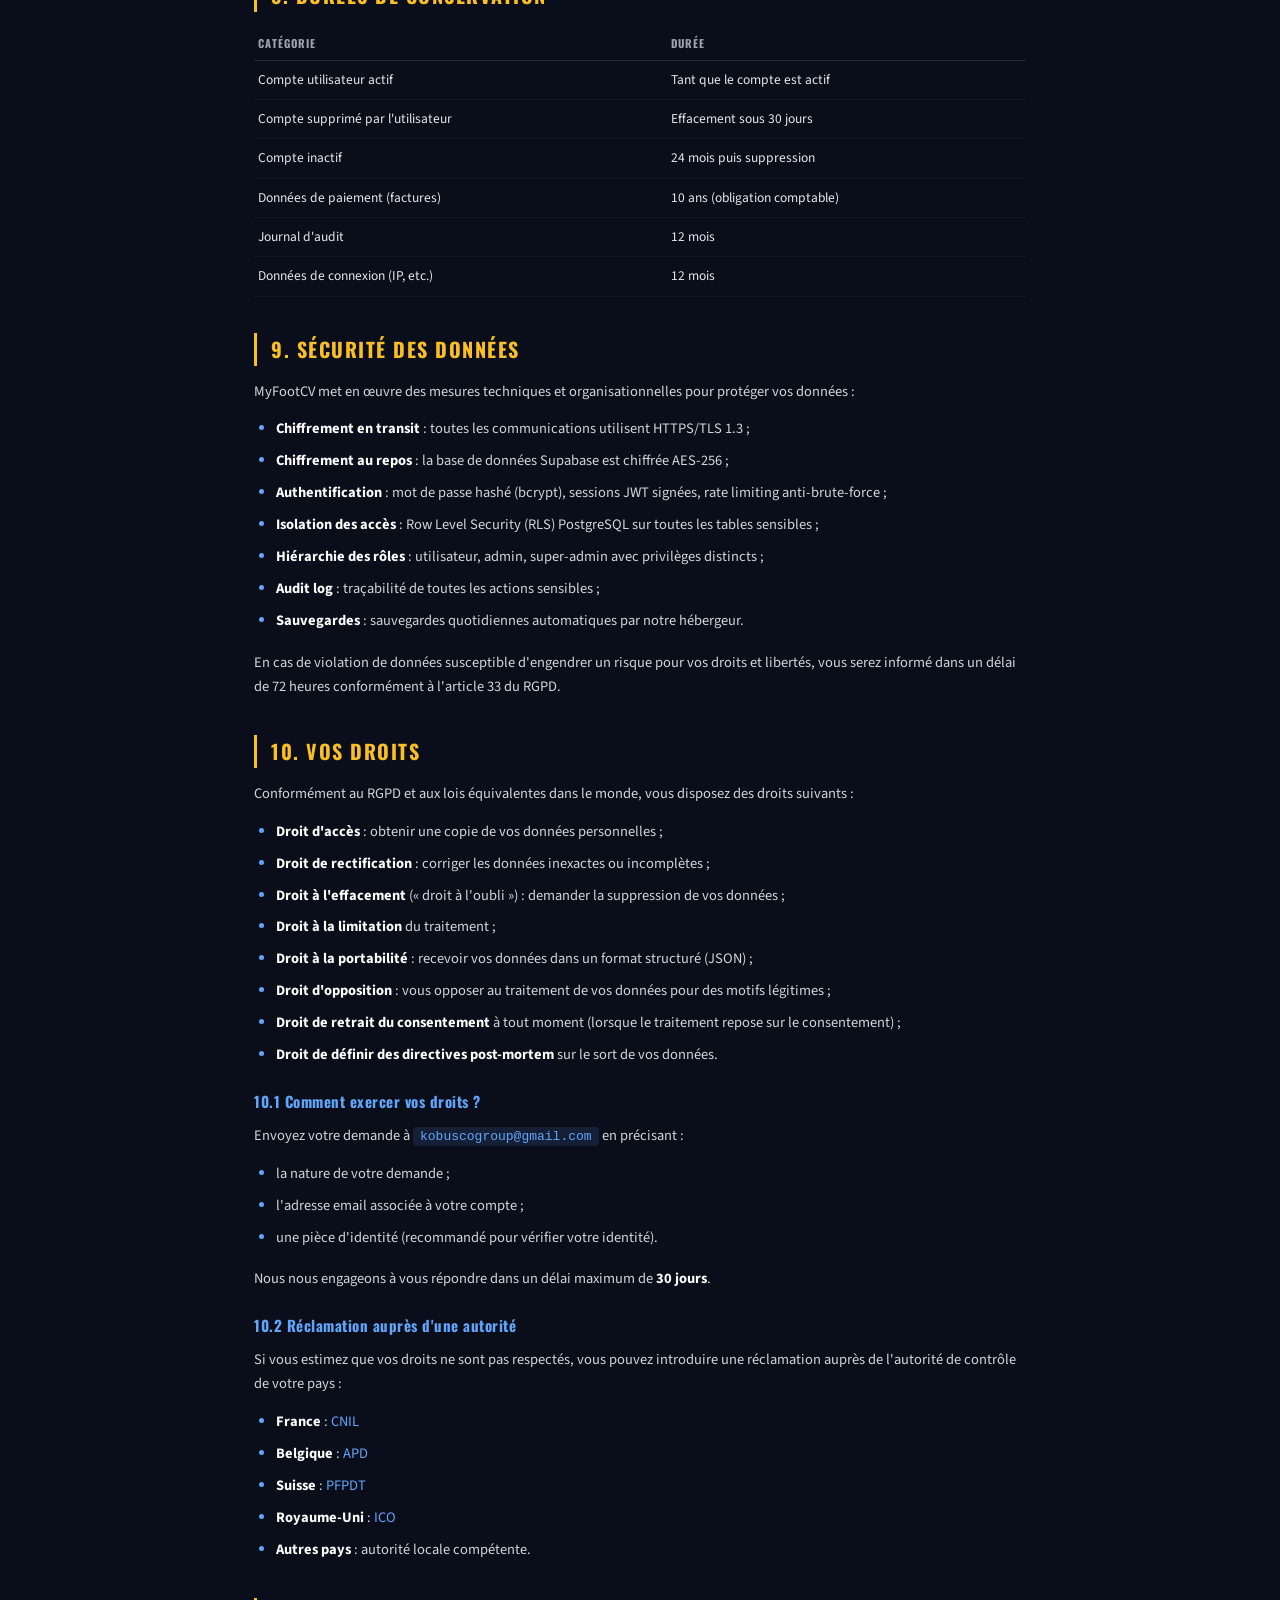
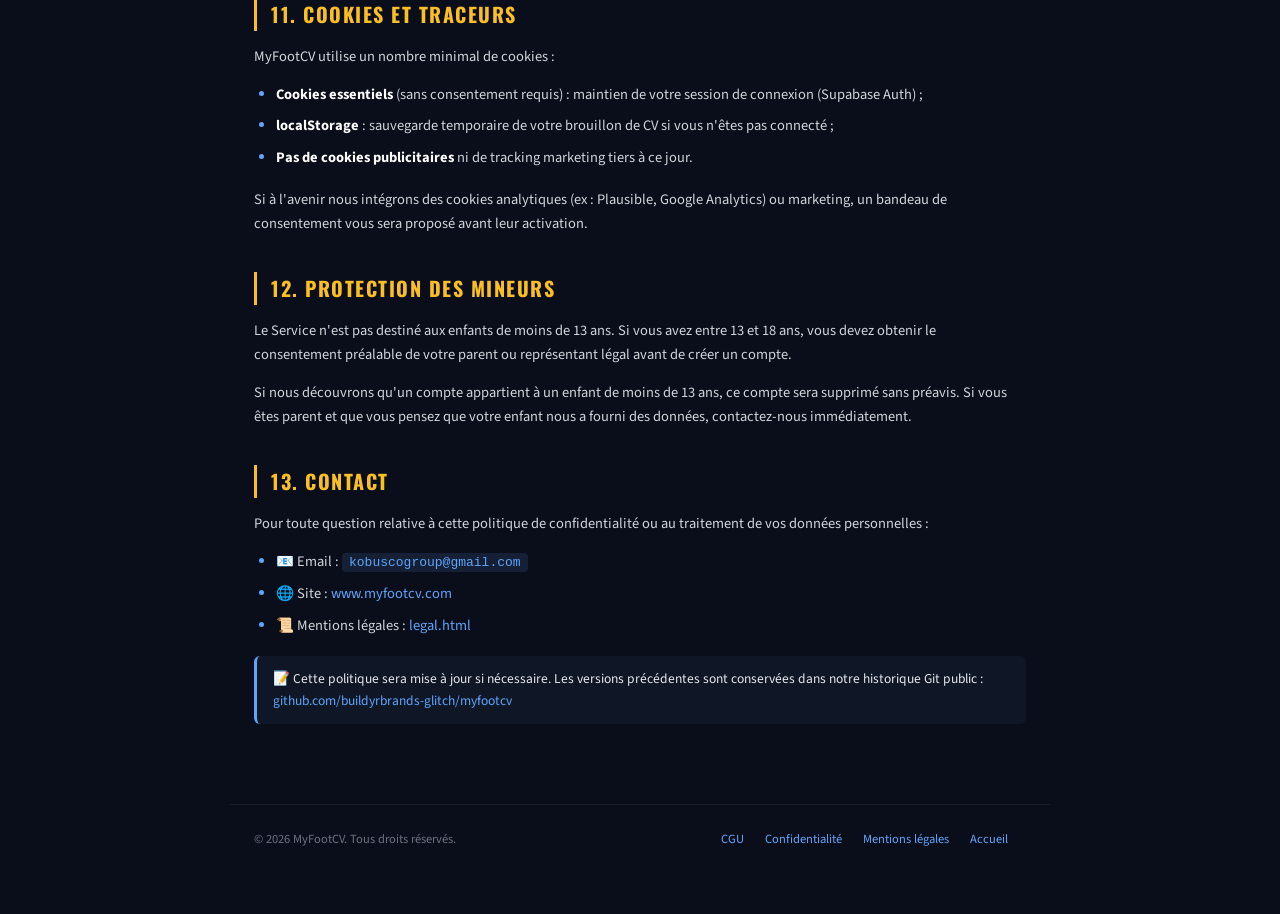
<file: privacy.html>
<!DOCTYPE html>
<html lang="fr">
<head>
<meta charset="UTF-8"/>
<meta name="viewport" content="width=device-width,initial-scale=1.0"/>
<title>Politique de Confidentialité — MyFootCV</title>
<link rel="icon" type="image/png" href="favicon.png"/>
<link href="https://fonts.googleapis.com/css2?family=Oswald:wght@400;500;600;700&family=Source+Sans+3:ital,wght@0,300;0,400;0,600;0,700;1,400;1,600&display=swap" rel="stylesheet"/>
<link rel="stylesheet" href="legal.css"/>
</head>
<body>

<nav class="legal-nav">
  <a href="index.html" class="legal-nav-logo">
    <img src="logo.png" alt="MyFootCV"/>
    <span>MyFootCV</span>
  </a>
  <a href="index.html" class="legal-nav-back">← Retour au site</a>
</nav>

<main class="legal-wrap legal">
  <h1 class="legal-h1">Politique de Confidentialité</h1>
  <div class="legal-update">
    Dernière mise à jour : <strong>12 juin 2026</strong> · Version 1.0 · Conforme RGPD
  </div>

  <p>MyFootCV (« nous », « notre ») accorde une importance fondamentale à la protection de vos données personnelles. Cette politique explique de manière transparente quelles données nous collectons, pourquoi, comment nous les utilisons, et quels sont vos droits.</p>

  <div class="legal-note">
    🌍 Cette politique s'applique à tous les utilisateurs du Service, où qu'ils se trouvent dans le monde. Pour les résidents de l'Union Européenne, du Royaume-Uni et de Suisse, les dispositions du Règlement Général sur la Protection des Données (RGPD) s'appliquent intégralement.
  </div>

  <div class="legal-toc">
    <div class="legal-toc-h">📋 Sommaire</div>
    <ol>
      <li><a href="#responsable">Responsable du traitement</a></li>
      <li><a href="#donnees-collectees">Données collectées</a></li>
      <li><a href="#finalites">Finalités du traitement</a></li>
      <li><a href="#bases-legales">Bases légales (RGPD)</a></li>
      <li><a href="#destinataires">Destinataires des données</a></li>
      <li><a href="#sous-traitants">Sous-traitants</a></li>
      <li><a href="#transferts">Transferts internationaux</a></li>
      <li><a href="#duree">Durées de conservation</a></li>
      <li><a href="#securite">Sécurité des données</a></li>
      <li><a href="#droits">Vos droits</a></li>
      <li><a href="#cookies">Cookies et traceurs</a></li>
      <li><a href="#mineurs">Mineurs</a></li>
      <li><a href="#contact-dpo">Contact DPO</a></li>
    </ol>
  </div>

  <h2 id="responsable">1. Responsable du traitement</h2>
  <p>Le responsable du traitement de vos données personnelles est <strong>MyFootCV</strong>, dont les coordonnées juridiques complètes figurent sur la page <a href="legal.html">Mentions légales</a>.</p>
  <p>Contact pour toute question relative à la protection des données : <code>kobuscogroup@gmail.com</code></p>

  <h2 id="donnees-collectees">2. Données collectées</h2>

  <h3>2.1 Données fournies directement par vous</h3>
  <ul>
    <li><strong>Identification</strong> : nom, prénom, date de naissance, nationalité, photo de profil ;</li>
    <li><strong>Contact</strong> : adresse email, numéro de téléphone (optionnel) ;</li>
    <li><strong>Profil sportif</strong> : poste, pied préféré, taille, poids, club actuel, championnat, attributs techniques ;</li>
    <li><strong>Carrière</strong> : clubs précédents, dates, championnats, honneurs et récompenses ;</li>
    <li><strong>Langues parlées</strong> : jusqu'à 3 langues parmi 32 proposées ;</li>
    <li><strong>Contenu multimédia</strong> : photos, liens vidéo YouTube/Vimeo, vidéos uploadées ;</li>
    <li><strong>Documents de preuve</strong> (optionnels) : certificats, contrats, photos officielles.</li>
  </ul>

  <h3>2.2 Données collectées automatiquement</h3>
  <ul>
    <li><strong>Données de connexion</strong> : adresse IP, date et heure d'accès, type de navigateur, système d'exploitation ;</li>
    <li><strong>Empreinte de device</strong> (fingerprint) : combinaison non identifiante de paramètres du navigateur, utilisée à des fins anti-fraude ;</li>
    <li><strong>Journal d'audit</strong> : actions sensibles effectuées sur la plateforme (connexion, paiement, modification de CV, utilisation de code promo, etc.) ;</li>
    <li><strong>Statistiques d'usage</strong> : pages visitées, durée de session, fonctionnalités utilisées (données agrégées et anonymisées).</li>
  </ul>

  <h3>2.3 Données de paiement</h3>
  <p>Lors d'un paiement, les informations bancaires sont collectées et traitées <strong>directement par notre prestataire de paiement</strong>. MyFootCV ne stocke aucune donnée bancaire (carte, IBAN). Nous recevons uniquement une preuve de transaction (identifiant, montant, statut, date).</p>

  <h2 id="finalites">3. Finalités du traitement</h2>
  <p>Vos données sont traitées exclusivement pour les finalités suivantes :</p>
  <ul>
    <li><strong>Fournir le Service</strong> : création, hébergement, modification, partage et export de votre CV ;</li>
    <li><strong>Gérer votre compte</strong> : authentification, récupération de mot de passe, communications transactionnelles ;</li>
    <li><strong>Traiter les paiements</strong> : facturation, comptabilité, remboursements éventuels ;</li>
    <li><strong>Assurer la sécurité</strong> : prévention de la fraude, lutte contre l'usurpation d'identité, anti-spam ;</li>
    <li><strong>Améliorer le Service</strong> : analyses statistiques agrégées, débogage, mesure d'audience ;</li>
    <li><strong>Respecter nos obligations légales</strong> : conservation comptable, réponse aux autorités habilitées ;</li>
    <li><strong>Programme de parrainage</strong> : suivi des affiliations et calcul des commissions ;</li>
    <li><strong>Modération</strong> : examen des signalements, suspension de comptes frauduleux.</li>
  </ul>

  <h2 id="bases-legales">4. Bases légales (RGPD)</h2>
  <p>Conformément à l'article 6 du RGPD, chaque traitement repose sur une base légale identifiée :</p>
  <ul>
    <li><strong>Exécution du contrat</strong> : création de compte, hébergement du CV, paiements ;</li>
    <li><strong>Intérêt légitime</strong> : sécurité de la plateforme, prévention de la fraude, amélioration du Service ;</li>
    <li><strong>Obligation légale</strong> : conservation des factures (durée légale), réponse aux réquisitions judiciaires ;</li>
    <li><strong>Consentement</strong> : envoi d'emails marketing, cookies non essentiels.</li>
  </ul>

  <h2 id="destinataires">5. Destinataires des données</h2>
  <p>Vos données ne sont jamais vendues à des tiers. Elles peuvent toutefois être partagées avec :</p>
  <ul>
    <li><strong>Vous-même</strong> et toute personne à qui vous partagez votre CV publié ;</li>
    <li><strong>Le public</strong>, uniquement si vous choisissez de publier votre CV sous un lien public (vous gardez le contrôle de cette décision) ;</li>
    <li><strong>Nos sous-traitants techniques</strong> (voir section 6) ;</li>
    <li><strong>Les autorités compétentes</strong> sur demande légale dûment fondée.</li>
  </ul>

  <h2 id="sous-traitants">6. Sous-traitants</h2>
  <p>Nous travaillons avec des sous-traitants soigneusement sélectionnés, présentant un niveau de protection des données équivalent au RGPD :</p>
  <ul>
    <li><strong>Supabase Inc.</strong> (hébergement BDD + authentification) — Frankfurt, EU — <a href="https://supabase.com/privacy" target="_blank">privacy</a></li>
    <li><strong>Vercel Inc.</strong> (hébergement web + CDN) — <a href="https://vercel.com/legal/privacy-policy" target="_blank">privacy</a></li>
    <li><strong>Namecheap</strong> (registrar de domaine + DNS) — <a href="https://www.namecheap.com/legal/general/privacy-policy/" target="_blank">privacy</a></li>
    <li><strong>Prestataire de paiement</strong> (à activer prochainement) — sera annoncé ici une fois intégré.</li>
  </ul>
  <p>Chaque sous-traitant est lié à MyFootCV par un contrat de sous-traitance (DPA) conforme à l'article 28 du RGPD.</p>

  <h2 id="transferts">7. Transferts internationaux de données</h2>
  <p>Certaines de vos données peuvent être transférées hors de l'Espace Économique Européen, notamment vers les États-Unis (Vercel, Namecheap). Ces transferts sont encadrés par :</p>
  <ul>
    <li>les <strong>Clauses Contractuelles Types</strong> (CCT) approuvées par la Commission Européenne ;</li>
    <li>les certifications des sous-traitants (Data Privacy Framework, etc.).</li>
  </ul>
  <p>Le serveur principal de la base de données (Supabase) est localisé à <strong>Francfort, Allemagne</strong>, dans l'Union Européenne.</p>

  <h2 id="duree">8. Durées de conservation</h2>
  <table style="width:100%;margin-top:10px;border-collapse:collapse;font-size:13.5px">
    <thead>
      <tr style="border-bottom:1px solid rgba(255,255,255,0.1)">
        <th style="text-align:left;padding:8px 4px;font-family:'Oswald',sans-serif;font-size:11px;color:#9ca3af;text-transform:uppercase;letter-spacing:1px">Catégorie</th>
        <th style="text-align:left;padding:8px 4px;font-family:'Oswald',sans-serif;font-size:11px;color:#9ca3af;text-transform:uppercase;letter-spacing:1px">Durée</th>
      </tr>
    </thead>
    <tbody>
      <tr style="border-bottom:1px solid rgba(255,255,255,0.04)"><td style="padding:8px 4px">Compte utilisateur actif</td><td style="padding:8px 4px">Tant que le compte est actif</td></tr>
      <tr style="border-bottom:1px solid rgba(255,255,255,0.04)"><td style="padding:8px 4px">Compte supprimé par l'utilisateur</td><td style="padding:8px 4px">Effacement sous 30 jours</td></tr>
      <tr style="border-bottom:1px solid rgba(255,255,255,0.04)"><td style="padding:8px 4px">Compte inactif</td><td style="padding:8px 4px">24 mois puis suppression</td></tr>
      <tr style="border-bottom:1px solid rgba(255,255,255,0.04)"><td style="padding:8px 4px">Données de paiement (factures)</td><td style="padding:8px 4px">10 ans (obligation comptable)</td></tr>
      <tr style="border-bottom:1px solid rgba(255,255,255,0.04)"><td style="padding:8px 4px">Journal d'audit</td><td style="padding:8px 4px">12 mois</td></tr>
      <tr style="border-bottom:1px solid rgba(255,255,255,0.04)"><td style="padding:8px 4px">Données de connexion (IP, etc.)</td><td style="padding:8px 4px">12 mois</td></tr>
    </tbody>
  </table>

  <h2 id="securite">9. Sécurité des données</h2>
  <p>MyFootCV met en œuvre des mesures techniques et organisationnelles pour protéger vos données :</p>
  <ul>
    <li><strong>Chiffrement en transit</strong> : toutes les communications utilisent HTTPS/TLS 1.3 ;</li>
    <li><strong>Chiffrement au repos</strong> : la base de données Supabase est chiffrée AES-256 ;</li>
    <li><strong>Authentification</strong> : mot de passe hashé (bcrypt), sessions JWT signées, rate limiting anti-brute-force ;</li>
    <li><strong>Isolation des accès</strong> : Row Level Security (RLS) PostgreSQL sur toutes les tables sensibles ;</li>
    <li><strong>Hiérarchie des rôles</strong> : utilisateur, admin, super-admin avec privilèges distincts ;</li>
    <li><strong>Audit log</strong> : traçabilité de toutes les actions sensibles ;</li>
    <li><strong>Sauvegardes</strong> : sauvegardes quotidiennes automatiques par notre hébergeur.</li>
  </ul>
  <p>En cas de violation de données susceptible d'engendrer un risque pour vos droits et libertés, vous serez informé dans un délai de 72 heures conformément à l'article 33 du RGPD.</p>

  <h2 id="droits">10. Vos droits</h2>
  <p>Conformément au RGPD et aux lois équivalentes dans le monde, vous disposez des droits suivants :</p>
  <ul>
    <li><strong>Droit d'accès</strong> : obtenir une copie de vos données personnelles ;</li>
    <li><strong>Droit de rectification</strong> : corriger les données inexactes ou incomplètes ;</li>
    <li><strong>Droit à l'effacement</strong> (« droit à l'oubli ») : demander la suppression de vos données ;</li>
    <li><strong>Droit à la limitation</strong> du traitement ;</li>
    <li><strong>Droit à la portabilité</strong> : recevoir vos données dans un format structuré (JSON) ;</li>
    <li><strong>Droit d'opposition</strong> : vous opposer au traitement de vos données pour des motifs légitimes ;</li>
    <li><strong>Droit de retrait du consentement</strong> à tout moment (lorsque le traitement repose sur le consentement) ;</li>
    <li><strong>Droit de définir des directives post-mortem</strong> sur le sort de vos données.</li>
  </ul>

  <h3>10.1 Comment exercer vos droits ?</h3>
  <p>Envoyez votre demande à <code>kobuscogroup@gmail.com</code> en précisant :</p>
  <ul>
    <li>la nature de votre demande ;</li>
    <li>l'adresse email associée à votre compte ;</li>
    <li>une pièce d'identité (recommandé pour vérifier votre identité).</li>
  </ul>
  <p>Nous nous engageons à vous répondre dans un délai maximum de <strong>30 jours</strong>.</p>

  <h3>10.2 Réclamation auprès d'une autorité</h3>
  <p>Si vous estimez que vos droits ne sont pas respectés, vous pouvez introduire une réclamation auprès de l'autorité de contrôle de votre pays :</p>
  <ul>
    <li><strong>France</strong> : <a href="https://www.cnil.fr" target="_blank">CNIL</a></li>
    <li><strong>Belgique</strong> : <a href="https://www.autoriteprotectiondonnees.be" target="_blank">APD</a></li>
    <li><strong>Suisse</strong> : <a href="https://www.edoeb.admin.ch" target="_blank">PFPDT</a></li>
    <li><strong>Royaume-Uni</strong> : <a href="https://ico.org.uk" target="_blank">ICO</a></li>
    <li><strong>Autres pays</strong> : autorité locale compétente.</li>
  </ul>

  <h2 id="cookies">11. Cookies et traceurs</h2>
  <p>MyFootCV utilise un nombre minimal de cookies :</p>
  <ul>
    <li><strong>Cookies essentiels</strong> (sans consentement requis) : maintien de votre session de connexion (Supabase Auth) ;</li>
    <li><strong>localStorage</strong> : sauvegarde temporaire de votre brouillon de CV si vous n'êtes pas connecté ;</li>
    <li><strong>Pas de cookies publicitaires</strong> ni de tracking marketing tiers à ce jour.</li>
  </ul>
  <p>Si à l'avenir nous intégrons des cookies analytiques (ex : Plausible, Google Analytics) ou marketing, un bandeau de consentement vous sera proposé avant leur activation.</p>

  <h2 id="mineurs">12. Protection des mineurs</h2>
  <p>Le Service n'est pas destiné aux enfants de moins de 13 ans. Si vous avez entre 13 et 18 ans, vous devez obtenir le consentement préalable de votre parent ou représentant légal avant de créer un compte.</p>
  <p>Si nous découvrons qu'un compte appartient à un enfant de moins de 13 ans, ce compte sera supprimé sans préavis. Si vous êtes parent et que vous pensez que votre enfant nous a fourni des données, contactez-nous immédiatement.</p>

  <h2 id="contact-dpo">13. Contact</h2>
  <p>Pour toute question relative à cette politique de confidentialité ou au traitement de vos données personnelles :</p>
  <ul>
    <li>📧 Email : <code>kobuscogroup@gmail.com</code></li>
    <li>🌐 Site : <a href="index.html">www.myfootcv.com</a></li>
    <li>📜 Mentions légales : <a href="legal.html">legal.html</a></li>
  </ul>

  <div class="legal-note">
    📝 Cette politique sera mise à jour si nécessaire. Les versions précédentes sont conservées dans notre historique Git public : <a href="https://github.com/buildyrbrands-glitch/myfootcv" target="_blank">github.com/buildyrbrands-glitch/myfootcv</a>
  </div>
</main>

<footer class="legal-footer">
  <div>© 2026 MyFootCV. Tous droits réservés.</div>
  <div>
    <a href="terms.html">CGU</a>
    <a href="privacy.html">Confidentialité</a>
    <a href="legal.html">Mentions légales</a>
    <a href="index.html">Accueil</a>
  </div>
</footer>

</body>
</html>
</file>
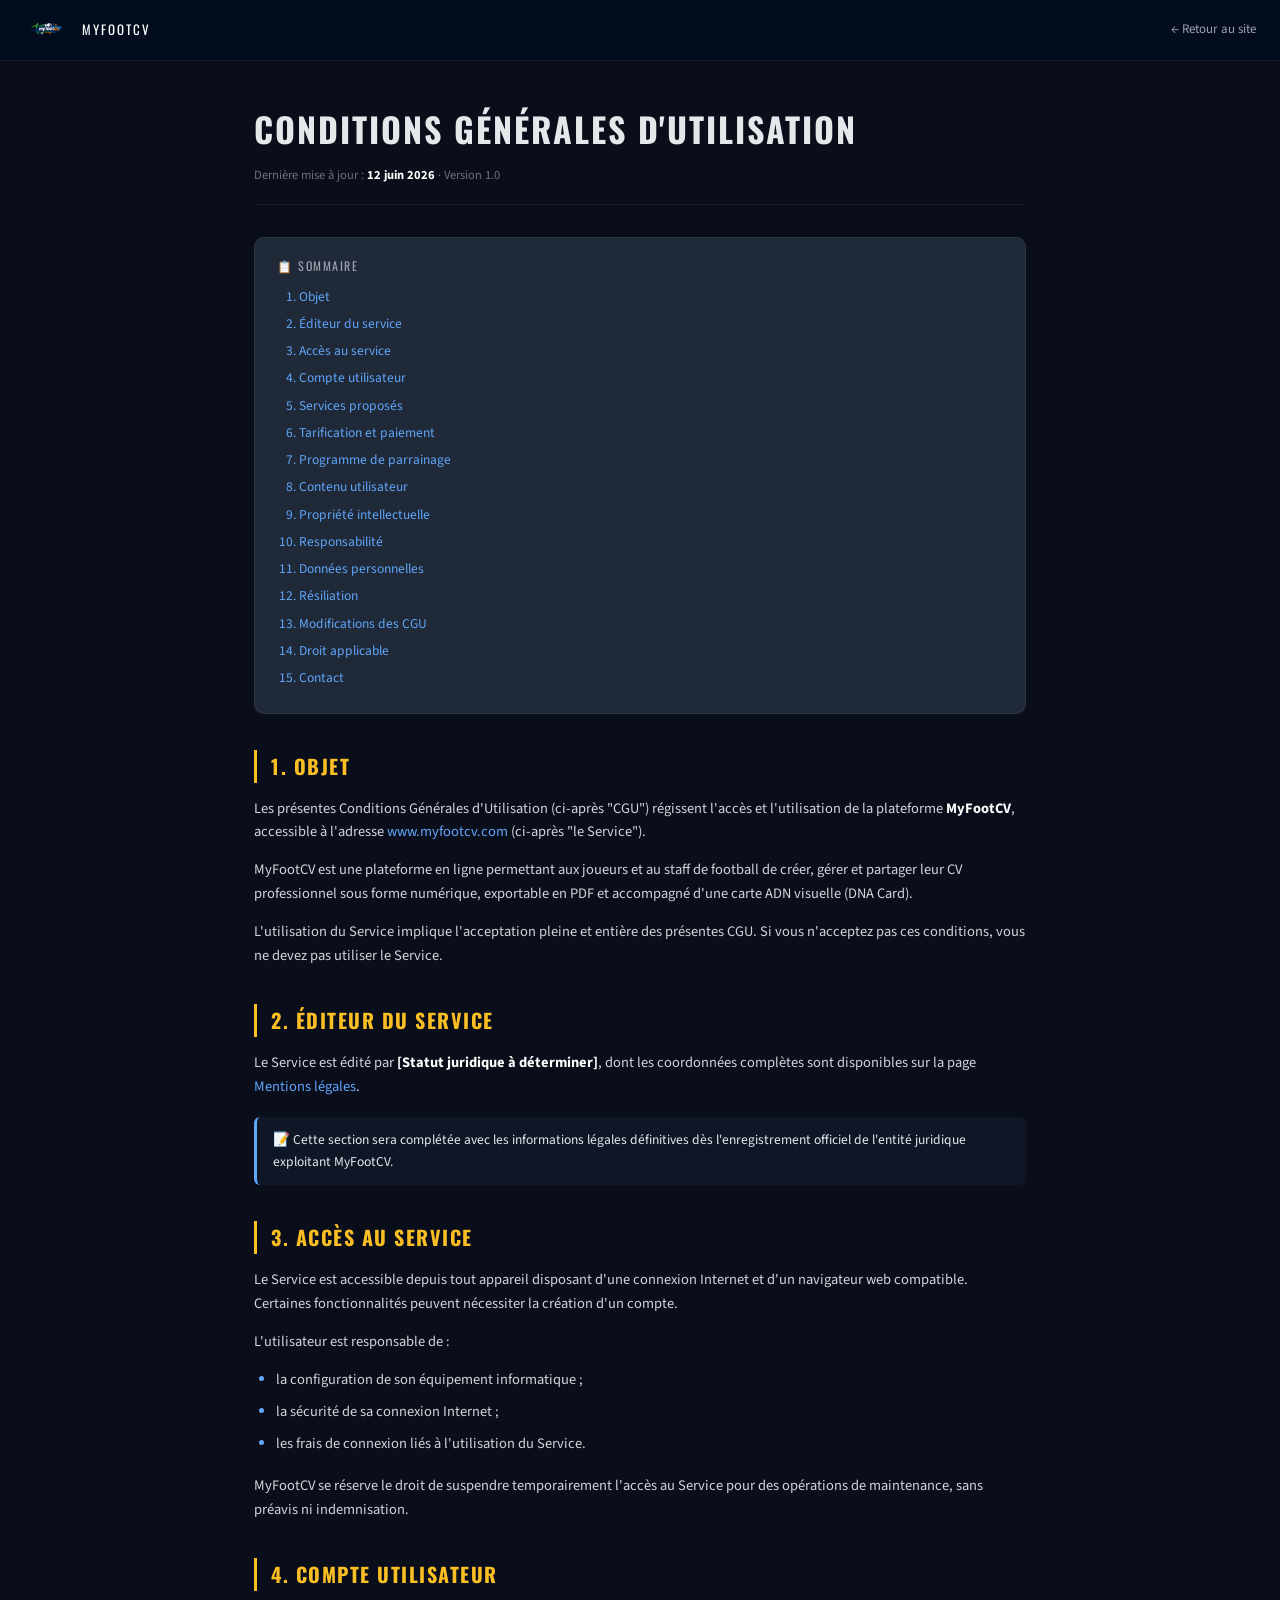
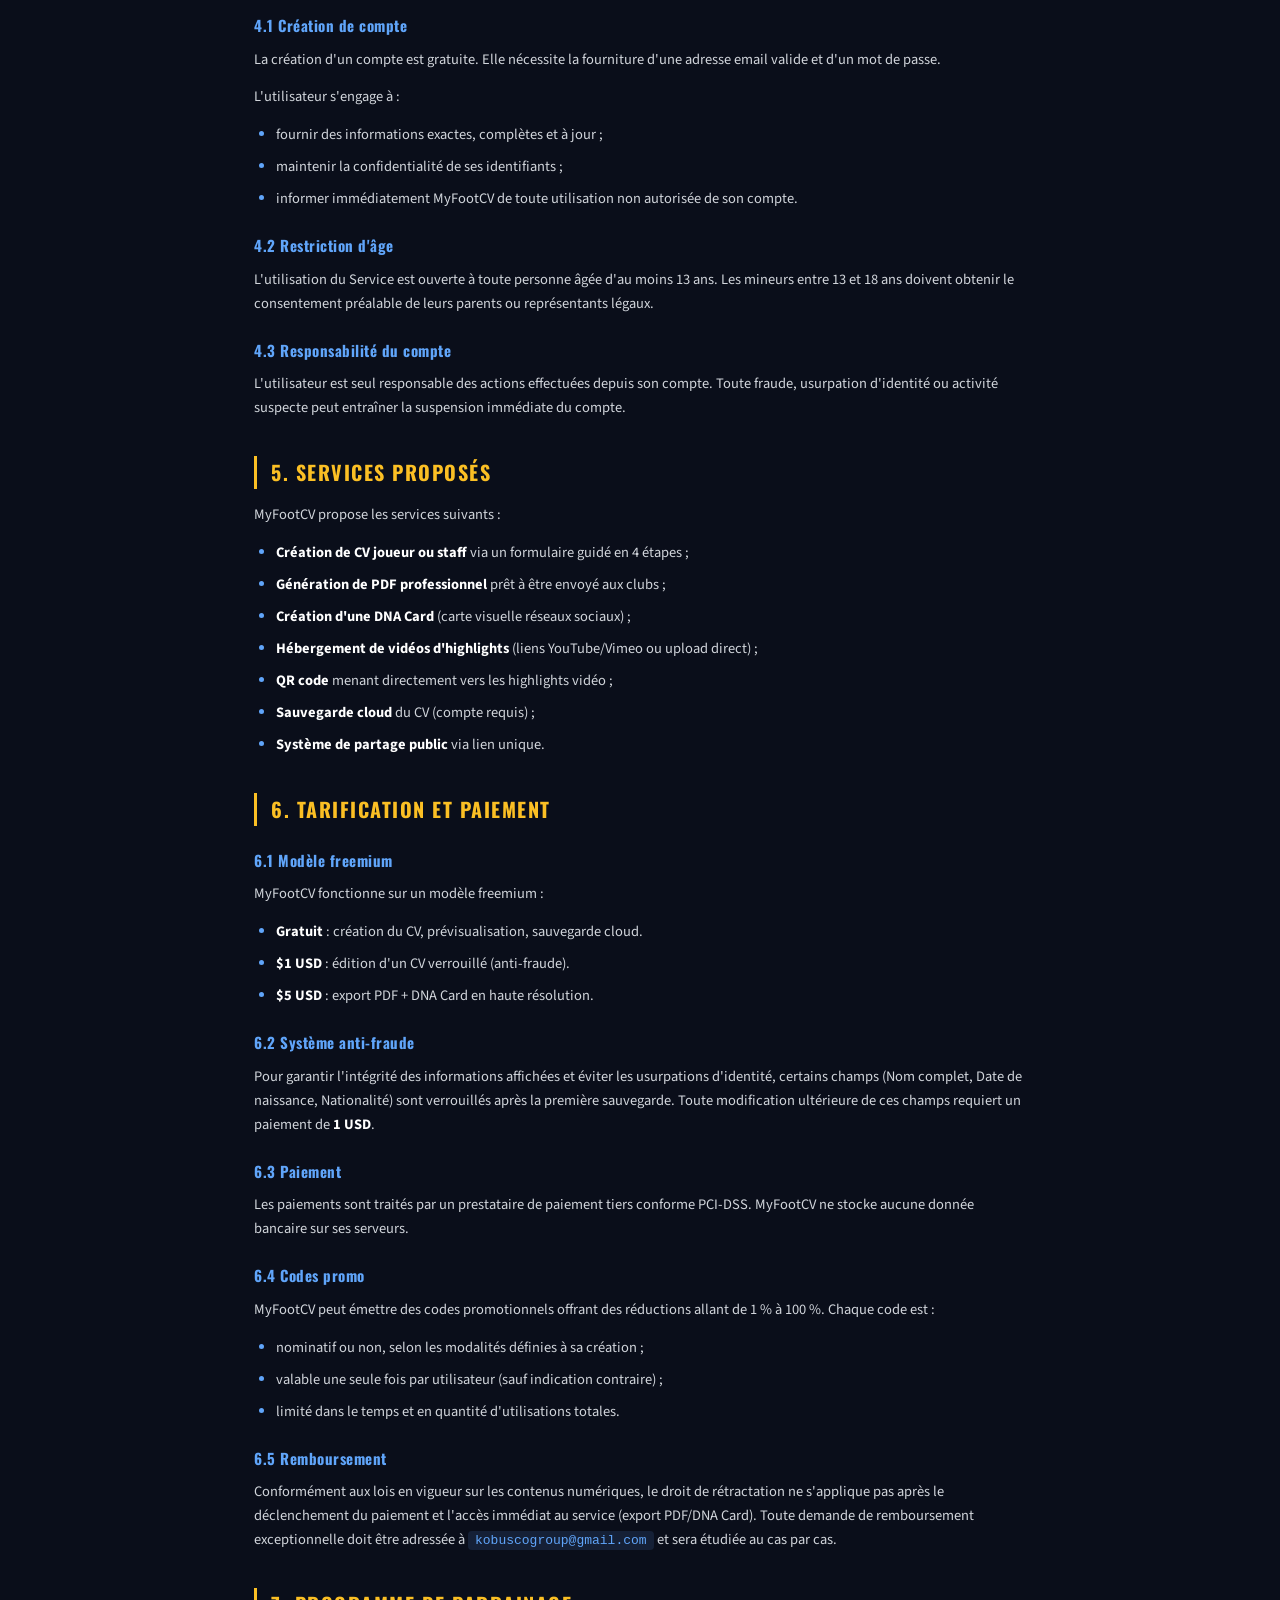
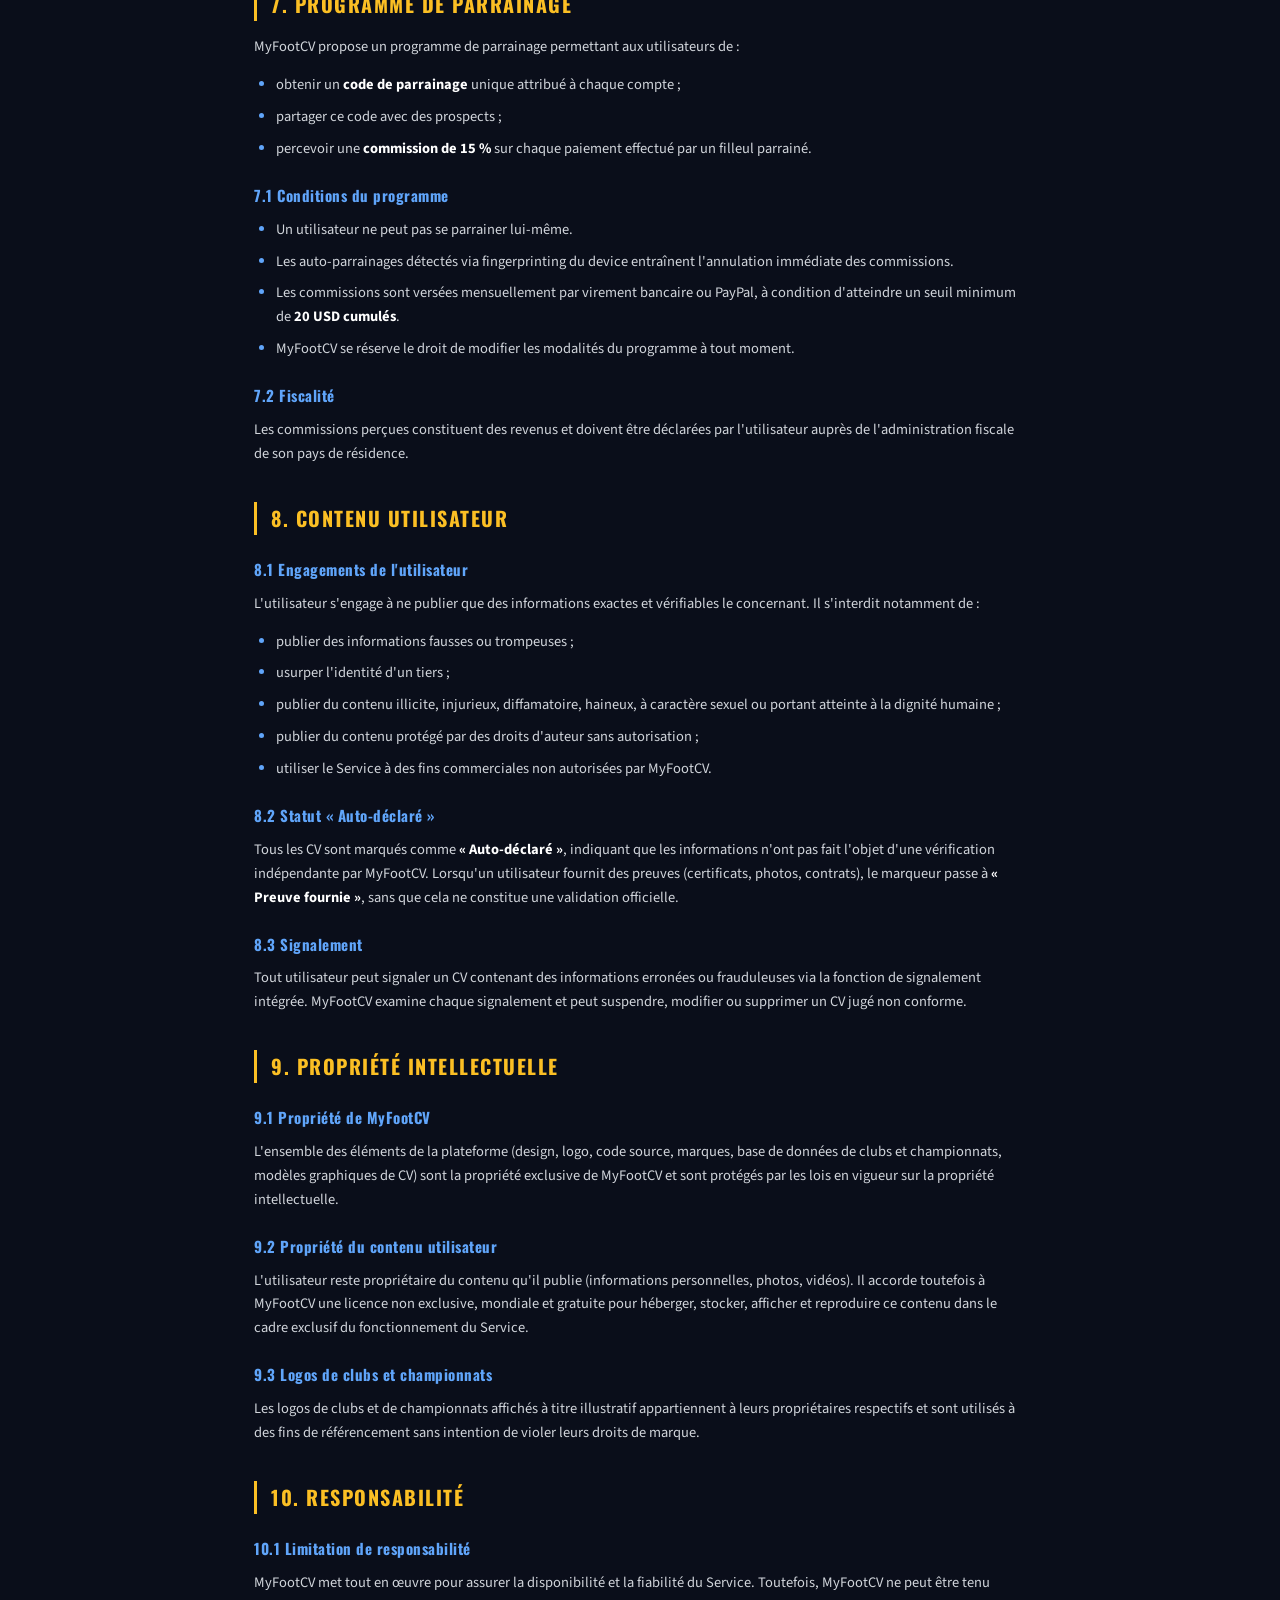
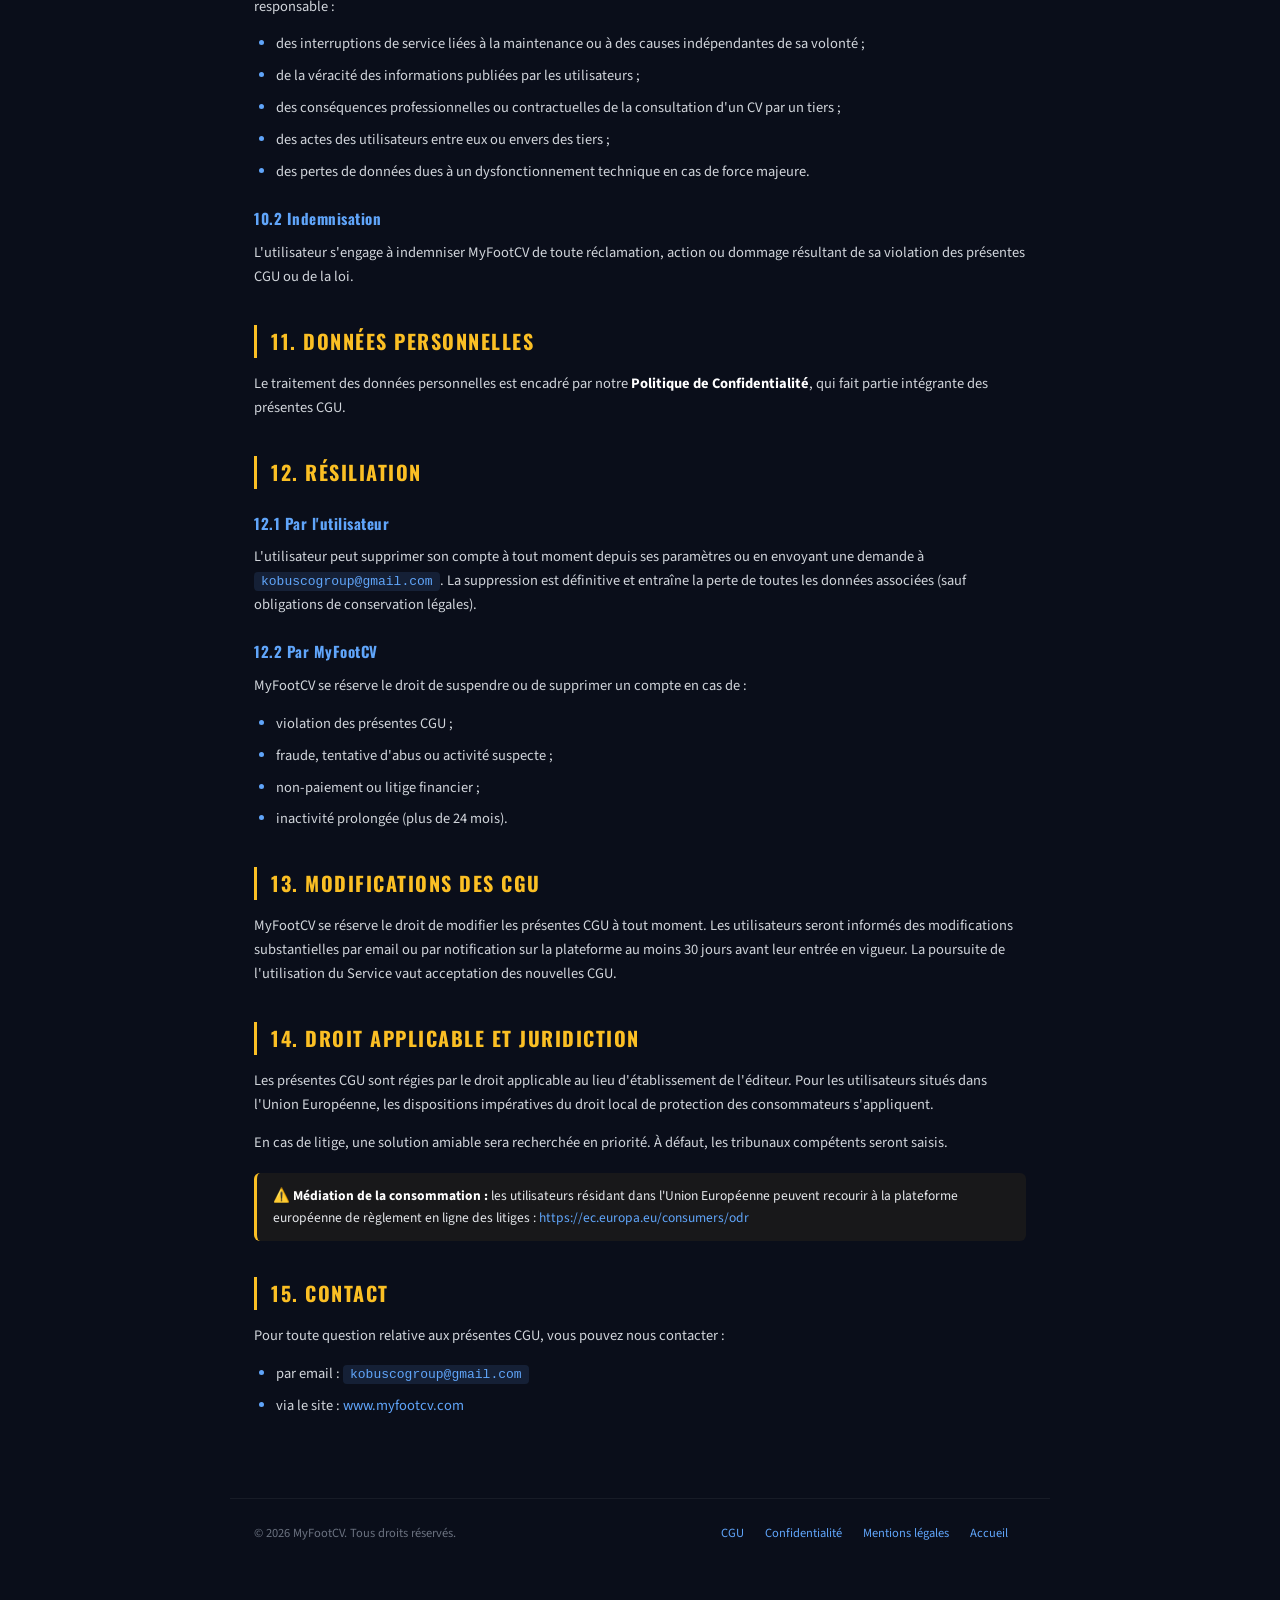
<file: terms.html>
<!DOCTYPE html>
<html lang="fr">
<head>
<meta charset="UTF-8"/>
<meta name="viewport" content="width=device-width,initial-scale=1.0"/>
<title>Conditions Générales d'Utilisation — MyFootCV</title>
<link rel="icon" type="image/png" href="favicon.png"/>
<link href="https://fonts.googleapis.com/css2?family=Oswald:wght@400;500;600;700&family=Source+Sans+3:ital,wght@0,300;0,400;0,600;0,700;1,400;1,600&display=swap" rel="stylesheet"/>
<link rel="stylesheet" href="legal.css"/>
</head>
<body>

<nav class="legal-nav">
  <a href="index.html" class="legal-nav-logo">
    <img src="logo.png" alt="MyFootCV"/>
    <span>MyFootCV</span>
  </a>
  <a href="index.html" class="legal-nav-back">← Retour au site</a>
</nav>

<main class="legal-wrap legal">
  <h1 class="legal-h1">Conditions Générales d'Utilisation</h1>
  <div class="legal-update">
    Dernière mise à jour : <strong>12 juin 2026</strong> · Version 1.0
  </div>

  <div class="legal-toc">
    <div class="legal-toc-h">📋 Sommaire</div>
    <ol>
      <li><a href="#objet">Objet</a></li>
      <li><a href="#editeur">Éditeur du service</a></li>
      <li><a href="#acces">Accès au service</a></li>
      <li><a href="#compte">Compte utilisateur</a></li>
      <li><a href="#services">Services proposés</a></li>
      <li><a href="#tarification">Tarification et paiement</a></li>
      <li><a href="#parrainage">Programme de parrainage</a></li>
      <li><a href="#contenu">Contenu utilisateur</a></li>
      <li><a href="#propriete">Propriété intellectuelle</a></li>
      <li><a href="#responsabilite">Responsabilité</a></li>
      <li><a href="#donnees">Données personnelles</a></li>
      <li><a href="#resiliation">Résiliation</a></li>
      <li><a href="#modifications">Modifications des CGU</a></li>
      <li><a href="#droit">Droit applicable</a></li>
      <li><a href="#contact">Contact</a></li>
    </ol>
  </div>

  <h2 id="objet">1. Objet</h2>
  <p>Les présentes Conditions Générales d'Utilisation (ci-après "CGU") régissent l'accès et l'utilisation de la plateforme <strong>MyFootCV</strong>, accessible à l'adresse <a href="https://www.myfootcv.com">www.myfootcv.com</a> (ci-après "le Service").</p>
  <p>MyFootCV est une plateforme en ligne permettant aux joueurs et au staff de football de créer, gérer et partager leur CV professionnel sous forme numérique, exportable en PDF et accompagné d'une carte ADN visuelle (DNA Card).</p>
  <p>L'utilisation du Service implique l'acceptation pleine et entière des présentes CGU. Si vous n'acceptez pas ces conditions, vous ne devez pas utiliser le Service.</p>

  <h2 id="editeur">2. Éditeur du service</h2>
  <p>Le Service est édité par <strong>[Statut juridique à déterminer]</strong>, dont les coordonnées complètes sont disponibles sur la page <a href="legal.html">Mentions légales</a>.</p>
  <div class="legal-note">
    📝 Cette section sera complétée avec les informations légales définitives dès l'enregistrement officiel de l'entité juridique exploitant MyFootCV.
  </div>

  <h2 id="acces">3. Accès au service</h2>
  <p>Le Service est accessible depuis tout appareil disposant d'une connexion Internet et d'un navigateur web compatible. Certaines fonctionnalités peuvent nécessiter la création d'un compte.</p>
  <p>L'utilisateur est responsable de :</p>
  <ul>
    <li>la configuration de son équipement informatique ;</li>
    <li>la sécurité de sa connexion Internet ;</li>
    <li>les frais de connexion liés à l'utilisation du Service.</li>
  </ul>
  <p>MyFootCV se réserve le droit de suspendre temporairement l'accès au Service pour des opérations de maintenance, sans préavis ni indemnisation.</p>

  <h2 id="compte">4. Compte utilisateur</h2>
  <h3>4.1 Création de compte</h3>
  <p>La création d'un compte est gratuite. Elle nécessite la fourniture d'une adresse email valide et d'un mot de passe.</p>
  <p>L'utilisateur s'engage à :</p>
  <ul>
    <li>fournir des informations exactes, complètes et à jour ;</li>
    <li>maintenir la confidentialité de ses identifiants ;</li>
    <li>informer immédiatement MyFootCV de toute utilisation non autorisée de son compte.</li>
  </ul>

  <h3>4.2 Restriction d'âge</h3>
  <p>L'utilisation du Service est ouverte à toute personne âgée d'au moins 13 ans. Les mineurs entre 13 et 18 ans doivent obtenir le consentement préalable de leurs parents ou représentants légaux.</p>

  <h3>4.3 Responsabilité du compte</h3>
  <p>L'utilisateur est seul responsable des actions effectuées depuis son compte. Toute fraude, usurpation d'identité ou activité suspecte peut entraîner la suspension immédiate du compte.</p>

  <h2 id="services">5. Services proposés</h2>
  <p>MyFootCV propose les services suivants :</p>
  <ul>
    <li><strong>Création de CV joueur ou staff</strong> via un formulaire guidé en 4 étapes ;</li>
    <li><strong>Génération de PDF professionnel</strong> prêt à être envoyé aux clubs ;</li>
    <li><strong>Création d'une DNA Card</strong> (carte visuelle réseaux sociaux) ;</li>
    <li><strong>Hébergement de vidéos d'highlights</strong> (liens YouTube/Vimeo ou upload direct) ;</li>
    <li><strong>QR code</strong> menant directement vers les highlights vidéo ;</li>
    <li><strong>Sauvegarde cloud</strong> du CV (compte requis) ;</li>
    <li><strong>Système de partage public</strong> via lien unique.</li>
  </ul>

  <h2 id="tarification">6. Tarification et paiement</h2>
  <h3>6.1 Modèle freemium</h3>
  <p>MyFootCV fonctionne sur un modèle freemium :</p>
  <ul>
    <li><strong>Gratuit</strong> : création du CV, prévisualisation, sauvegarde cloud.</li>
    <li><strong>$1 USD</strong> : édition d'un CV verrouillé (anti-fraude).</li>
    <li><strong>$5 USD</strong> : export PDF + DNA Card en haute résolution.</li>
  </ul>

  <h3>6.2 Système anti-fraude</h3>
  <p>Pour garantir l'intégrité des informations affichées et éviter les usurpations d'identité, certains champs (Nom complet, Date de naissance, Nationalité) sont verrouillés après la première sauvegarde. Toute modification ultérieure de ces champs requiert un paiement de <strong>1 USD</strong>.</p>

  <h3>6.3 Paiement</h3>
  <p>Les paiements sont traités par un prestataire de paiement tiers conforme PCI-DSS. MyFootCV ne stocke aucune donnée bancaire sur ses serveurs.</p>

  <h3>6.4 Codes promo</h3>
  <p>MyFootCV peut émettre des codes promotionnels offrant des réductions allant de 1 % à 100 %. Chaque code est :</p>
  <ul>
    <li>nominatif ou non, selon les modalités définies à sa création ;</li>
    <li>valable une seule fois par utilisateur (sauf indication contraire) ;</li>
    <li>limité dans le temps et en quantité d'utilisations totales.</li>
  </ul>

  <h3>6.5 Remboursement</h3>
  <p>Conformément aux lois en vigueur sur les contenus numériques, le droit de rétractation ne s'applique pas après le déclenchement du paiement et l'accès immédiat au service (export PDF/DNA Card). Toute demande de remboursement exceptionnelle doit être adressée à <code>kobuscogroup@gmail.com</code> et sera étudiée au cas par cas.</p>

  <h2 id="parrainage">7. Programme de parrainage</h2>
  <p>MyFootCV propose un programme de parrainage permettant aux utilisateurs de :</p>
  <ul>
    <li>obtenir un <strong>code de parrainage</strong> unique attribué à chaque compte ;</li>
    <li>partager ce code avec des prospects ;</li>
    <li>percevoir une <strong>commission de 15 %</strong> sur chaque paiement effectué par un filleul parrainé.</li>
  </ul>

  <h3>7.1 Conditions du programme</h3>
  <ul>
    <li>Un utilisateur ne peut pas se parrainer lui-même.</li>
    <li>Les auto-parrainages détectés via fingerprinting du device entraînent l'annulation immédiate des commissions.</li>
    <li>Les commissions sont versées mensuellement par virement bancaire ou PayPal, à condition d'atteindre un seuil minimum de <strong>20 USD cumulés</strong>.</li>
    <li>MyFootCV se réserve le droit de modifier les modalités du programme à tout moment.</li>
  </ul>

  <h3>7.2 Fiscalité</h3>
  <p>Les commissions perçues constituent des revenus et doivent être déclarées par l'utilisateur auprès de l'administration fiscale de son pays de résidence.</p>

  <h2 id="contenu">8. Contenu utilisateur</h2>
  <h3>8.1 Engagements de l'utilisateur</h3>
  <p>L'utilisateur s'engage à ne publier que des informations exactes et vérifiables le concernant. Il s'interdit notamment de :</p>
  <ul>
    <li>publier des informations fausses ou trompeuses ;</li>
    <li>usurper l'identité d'un tiers ;</li>
    <li>publier du contenu illicite, injurieux, diffamatoire, haineux, à caractère sexuel ou portant atteinte à la dignité humaine ;</li>
    <li>publier du contenu protégé par des droits d'auteur sans autorisation ;</li>
    <li>utiliser le Service à des fins commerciales non autorisées par MyFootCV.</li>
  </ul>

  <h3>8.2 Statut « Auto-déclaré »</h3>
  <p>Tous les CV sont marqués comme <strong>« Auto-déclaré »</strong>, indiquant que les informations n'ont pas fait l'objet d'une vérification indépendante par MyFootCV. Lorsqu'un utilisateur fournit des preuves (certificats, photos, contrats), le marqueur passe à <strong>« Preuve fournie »</strong>, sans que cela ne constitue une validation officielle.</p>

  <h3>8.3 Signalement</h3>
  <p>Tout utilisateur peut signaler un CV contenant des informations erronées ou frauduleuses via la fonction de signalement intégrée. MyFootCV examine chaque signalement et peut suspendre, modifier ou supprimer un CV jugé non conforme.</p>

  <h2 id="propriete">9. Propriété intellectuelle</h2>
  <h3>9.1 Propriété de MyFootCV</h3>
  <p>L'ensemble des éléments de la plateforme (design, logo, code source, marques, base de données de clubs et championnats, modèles graphiques de CV) sont la propriété exclusive de MyFootCV et sont protégés par les lois en vigueur sur la propriété intellectuelle.</p>

  <h3>9.2 Propriété du contenu utilisateur</h3>
  <p>L'utilisateur reste propriétaire du contenu qu'il publie (informations personnelles, photos, vidéos). Il accorde toutefois à MyFootCV une licence non exclusive, mondiale et gratuite pour héberger, stocker, afficher et reproduire ce contenu dans le cadre exclusif du fonctionnement du Service.</p>

  <h3>9.3 Logos de clubs et championnats</h3>
  <p>Les logos de clubs et de championnats affichés à titre illustratif appartiennent à leurs propriétaires respectifs et sont utilisés à des fins de référencement sans intention de violer leurs droits de marque.</p>

  <h2 id="responsabilite">10. Responsabilité</h2>
  <h3>10.1 Limitation de responsabilité</h3>
  <p>MyFootCV met tout en œuvre pour assurer la disponibilité et la fiabilité du Service. Toutefois, MyFootCV ne peut être tenu responsable :</p>
  <ul>
    <li>des interruptions de service liées à la maintenance ou à des causes indépendantes de sa volonté ;</li>
    <li>de la véracité des informations publiées par les utilisateurs ;</li>
    <li>des conséquences professionnelles ou contractuelles de la consultation d'un CV par un tiers ;</li>
    <li>des actes des utilisateurs entre eux ou envers des tiers ;</li>
    <li>des pertes de données dues à un dysfonctionnement technique en cas de force majeure.</li>
  </ul>

  <h3>10.2 Indemnisation</h3>
  <p>L'utilisateur s'engage à indemniser MyFootCV de toute réclamation, action ou dommage résultant de sa violation des présentes CGU ou de la loi.</p>

  <h2 id="donnees">11. Données personnelles</h2>
  <p>Le traitement des données personnelles est encadré par notre <a href="privacy.html"><strong>Politique de Confidentialité</strong></a>, qui fait partie intégrante des présentes CGU.</p>

  <h2 id="resiliation">12. Résiliation</h2>
  <h3>12.1 Par l'utilisateur</h3>
  <p>L'utilisateur peut supprimer son compte à tout moment depuis ses paramètres ou en envoyant une demande à <code>kobuscogroup@gmail.com</code>. La suppression est définitive et entraîne la perte de toutes les données associées (sauf obligations de conservation légales).</p>

  <h3>12.2 Par MyFootCV</h3>
  <p>MyFootCV se réserve le droit de suspendre ou de supprimer un compte en cas de :</p>
  <ul>
    <li>violation des présentes CGU ;</li>
    <li>fraude, tentative d'abus ou activité suspecte ;</li>
    <li>non-paiement ou litige financier ;</li>
    <li>inactivité prolongée (plus de 24 mois).</li>
  </ul>

  <h2 id="modifications">13. Modifications des CGU</h2>
  <p>MyFootCV se réserve le droit de modifier les présentes CGU à tout moment. Les utilisateurs seront informés des modifications substantielles par email ou par notification sur la plateforme au moins 30 jours avant leur entrée en vigueur. La poursuite de l'utilisation du Service vaut acceptation des nouvelles CGU.</p>

  <h2 id="droit">14. Droit applicable et juridiction</h2>
  <p>Les présentes CGU sont régies par le droit applicable au lieu d'établissement de l'éditeur. Pour les utilisateurs situés dans l'Union Européenne, les dispositions impératives du droit local de protection des consommateurs s'appliquent.</p>
  <p>En cas de litige, une solution amiable sera recherchée en priorité. À défaut, les tribunaux compétents seront saisis.</p>

  <div class="legal-warn">
    ⚠️ <strong>Médiation de la consommation :</strong> les utilisateurs résidant dans l'Union Européenne peuvent recourir à la plateforme européenne de règlement en ligne des litiges : <a href="https://ec.europa.eu/consumers/odr" target="_blank">https://ec.europa.eu/consumers/odr</a>
  </div>

  <h2 id="contact">15. Contact</h2>
  <p>Pour toute question relative aux présentes CGU, vous pouvez nous contacter :</p>
  <ul>
    <li>par email : <code>kobuscogroup@gmail.com</code></li>
    <li>via le site : <a href="index.html">www.myfootcv.com</a></li>
  </ul>
</main>

<footer class="legal-footer">
  <div>
    © 2026 MyFootCV. Tous droits réservés.
  </div>
  <div>
    <a href="terms.html">CGU</a>
    <a href="privacy.html">Confidentialité</a>
    <a href="legal.html">Mentions légales</a>
    <a href="index.html">Accueil</a>
  </div>
</footer>

</body>
</html>
</file>
<file: legal.css>
/* MyFootCV — Legal pages shared styles */
*{box-sizing:border-box;margin:0;padding:0}
body{font-family:'Source Sans 3',sans-serif;background:#0a0e1a;color:#e5e7eb;min-height:100vh;line-height:1.65}
a{color:#60a5fa;text-decoration:none}
a:hover{text-decoration:underline}

.legal-nav{background:rgba(4,13,30,0.95);backdrop-filter:blur(12px);border-bottom:1px solid rgba(255,255,255,0.06);padding:14px 24px;position:sticky;top:0;z-index:50;display:flex;justify-content:space-between;align-items:center}
.legal-nav-logo{display:flex;align-items:center;gap:10px}
.legal-nav-logo img{height:32px;width:auto}
.legal-nav-logo span{font-family:'Oswald',sans-serif;font-size:13px;color:white;letter-spacing:2px;text-transform:uppercase}
.legal-nav-back{font-size:13px;color:#9ca3af}
.legal-nav-back:hover{color:white}

.legal-wrap{max-width:820px;margin:40px auto 80px;padding:0 24px}
.legal-h1{font-family:'Oswald',sans-serif;font-size:34px;letter-spacing:2px;text-transform:uppercase;margin-bottom:8px}
.legal-update{font-size:12.5px;color:#6b7280;margin-bottom:32px;padding-bottom:18px;border-bottom:1px solid rgba(255,255,255,0.06)}
.legal-update strong{color:#fbbf24}

.legal h2{font-family:'Oswald',sans-serif;font-size:20px;letter-spacing:1.5px;text-transform:uppercase;color:#fbbf24;margin-top:36px;margin-bottom:14px;padding-left:14px;border-left:3px solid #fbbf24}
.legal h3{font-family:'Oswald',sans-serif;font-size:15px;letter-spacing:0.5px;color:#60a5fa;margin-top:22px;margin-bottom:10px}
.legal p{margin-bottom:14px;font-size:14.5px;color:#d1d5db}
.legal ul{margin:8px 0 18px 22px}
.legal li{margin-bottom:8px;font-size:14.5px;color:#d1d5db}
.legal li::marker{color:#60a5fa}
.legal strong{color:white}
.legal code{background:rgba(96,165,250,0.12);color:#60a5fa;padding:2px 7px;border-radius:4px;font-size:13px}

.legal-toc{background:#1f2937;border:1px solid rgba(255,255,255,0.06);border-radius:10px;padding:18px 22px;margin-bottom:28px}
.legal-toc-h{font-family:'Oswald',sans-serif;font-size:12px;letter-spacing:1.5px;text-transform:uppercase;color:#9ca3af;margin-bottom:10px}
.legal-toc ol{margin-left:22px}
.legal-toc li{margin-bottom:5px;font-size:13.5px}

.legal-note{background:rgba(96,165,250,0.06);border-left:3px solid #60a5fa;padding:12px 16px;margin:18px 0;border-radius:6px;font-size:13.5px}
.legal-warn{background:rgba(251,191,36,0.06);border-left:3px solid #fbbf24;padding:12px 16px;margin:18px 0;border-radius:6px;font-size:13.5px}

.legal-footer{max-width:820px;margin:60px auto 40px;padding:24px;border-top:1px solid rgba(255,255,255,0.06);display:flex;justify-content:space-between;flex-wrap:wrap;gap:18px;font-size:12.5px;color:#6b7280}
.legal-footer a{margin-right:18px}

@media(max-width:640px){.legal-h1{font-size:24px}.legal h2{font-size:16px}.legal-wrap{padding:0 16px}}
</file>
